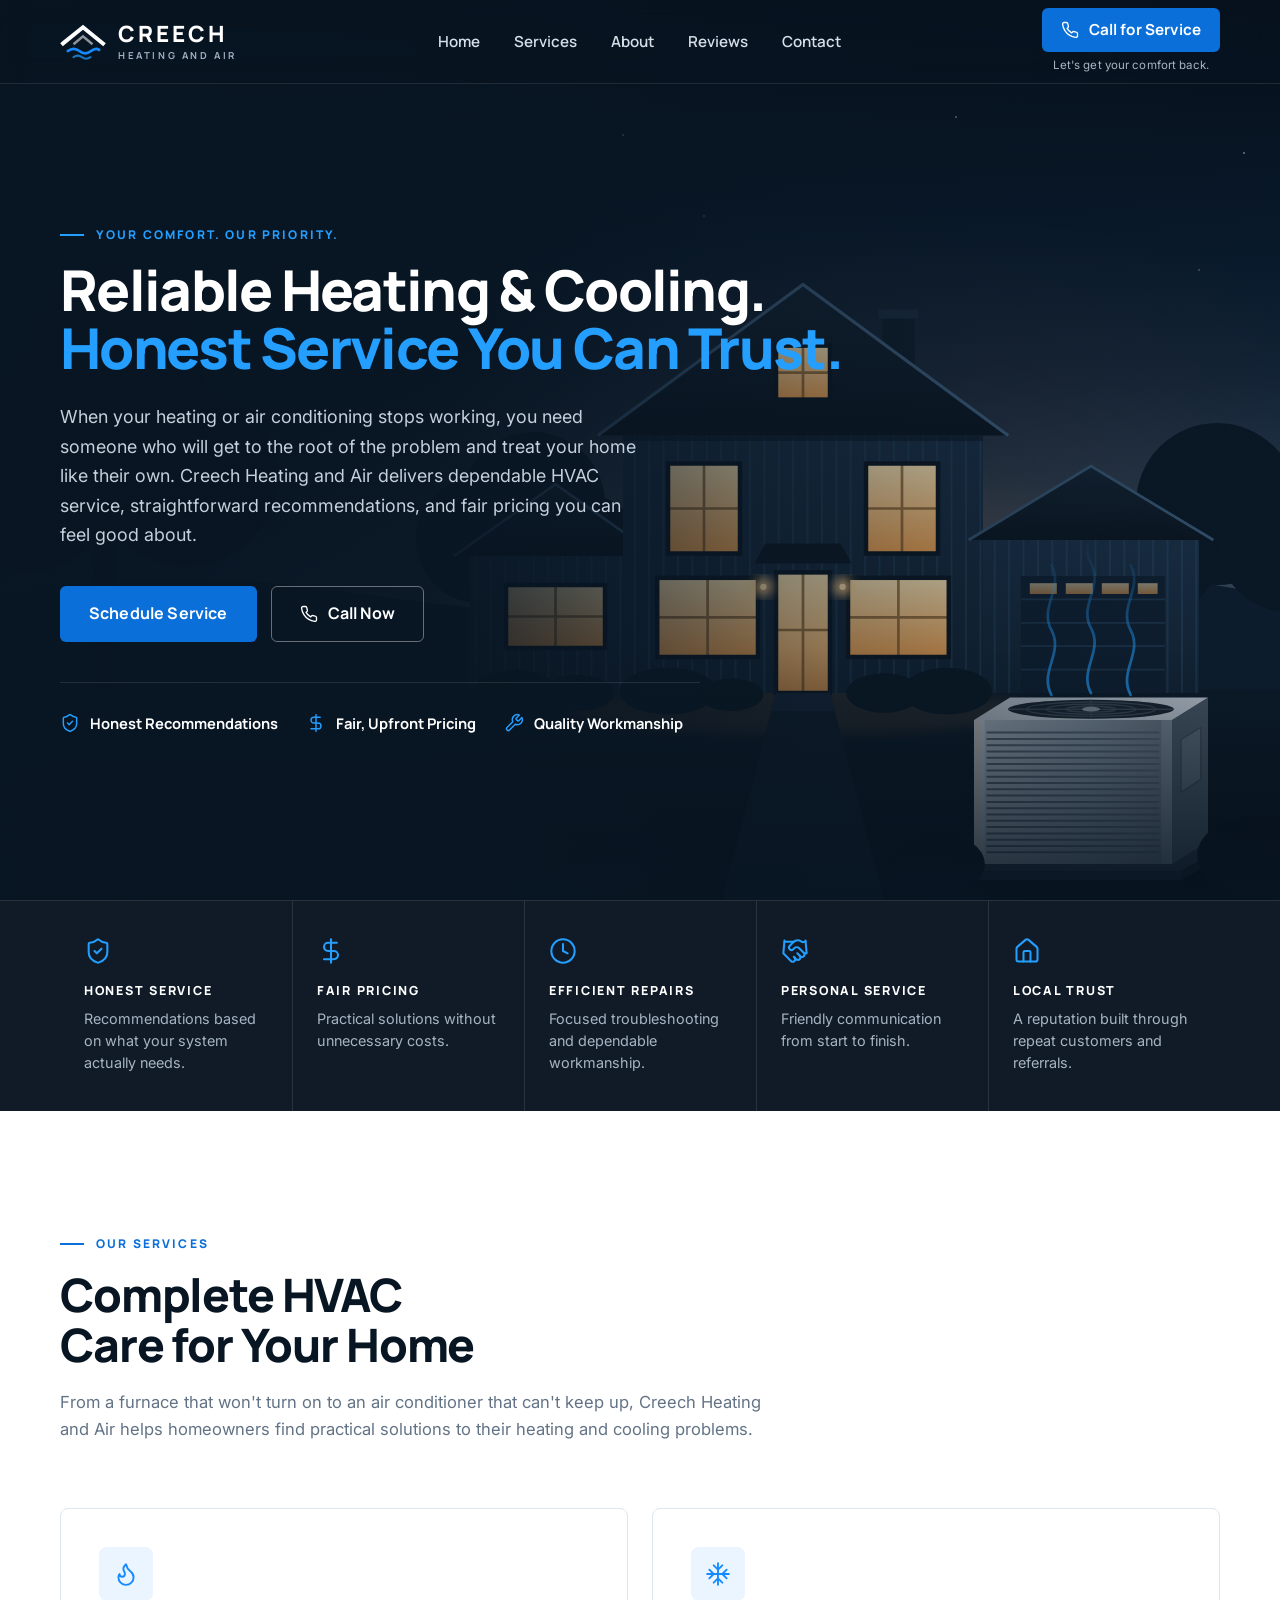
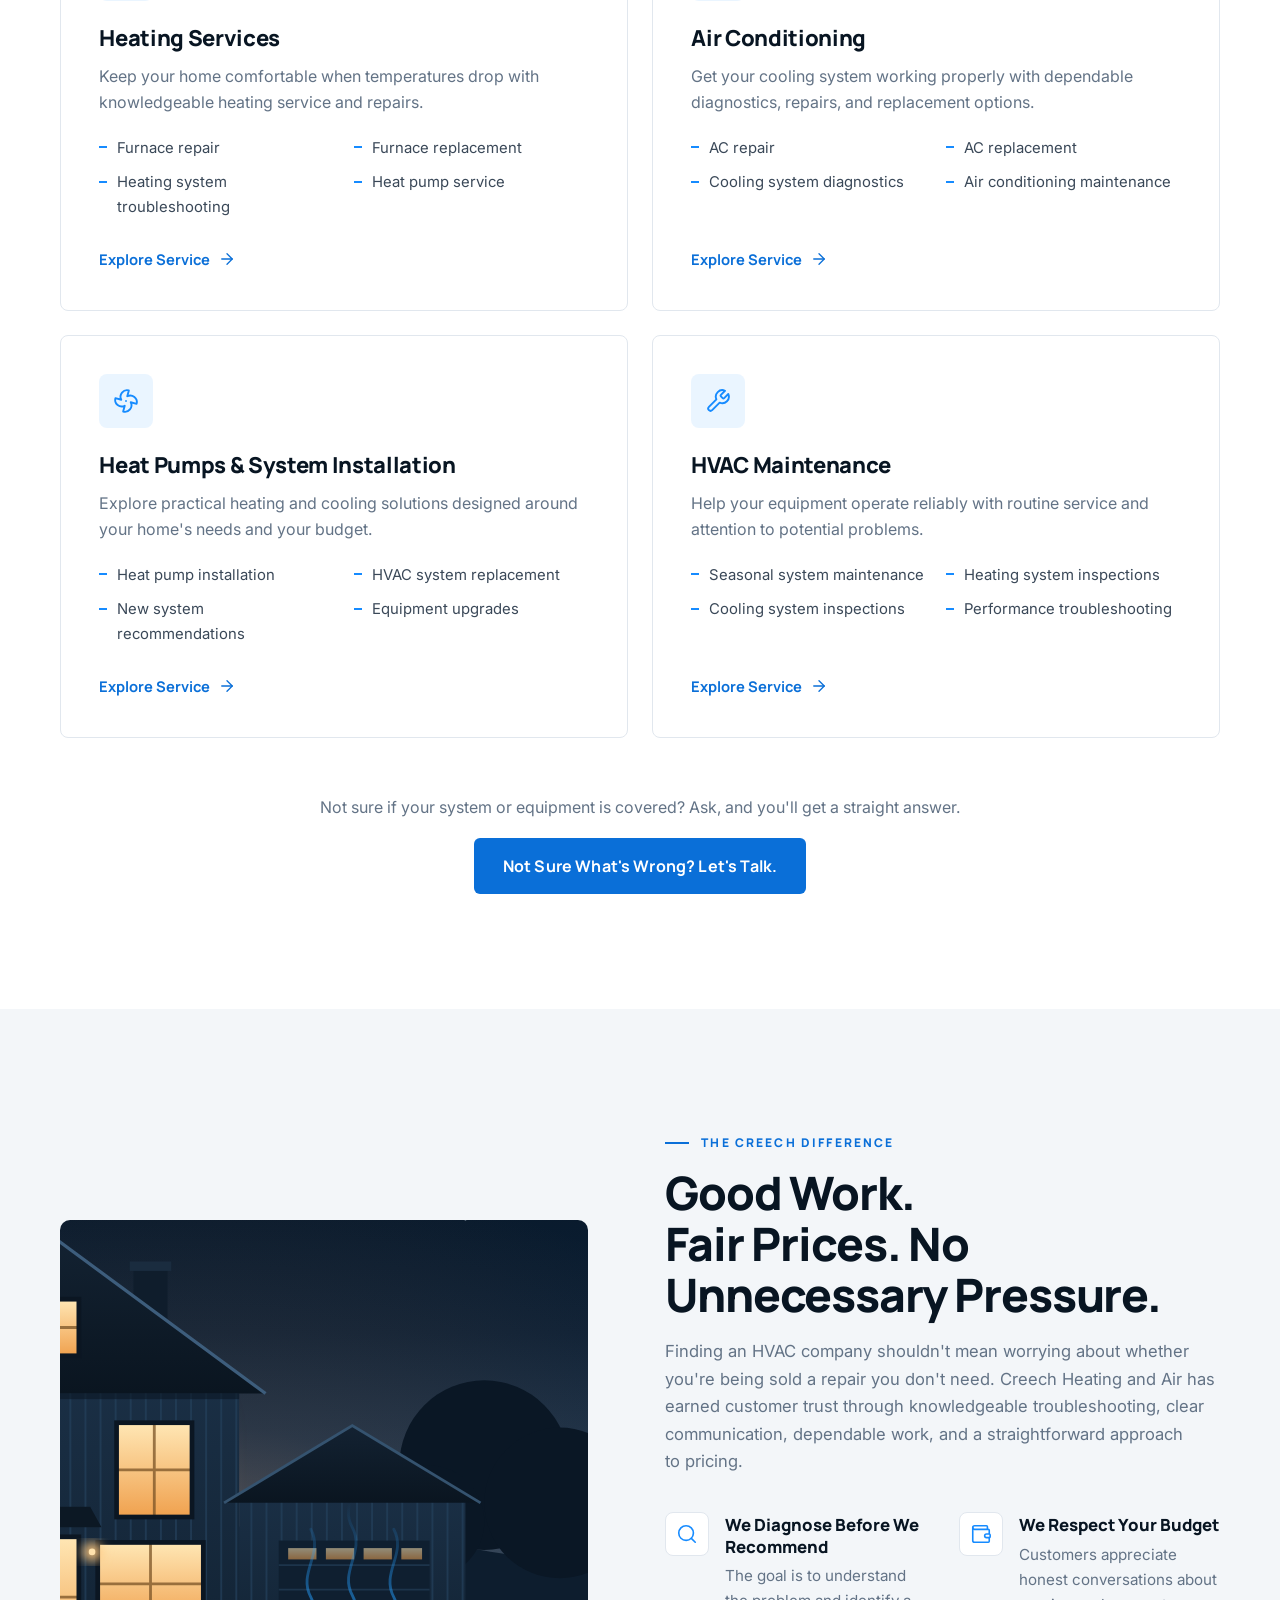
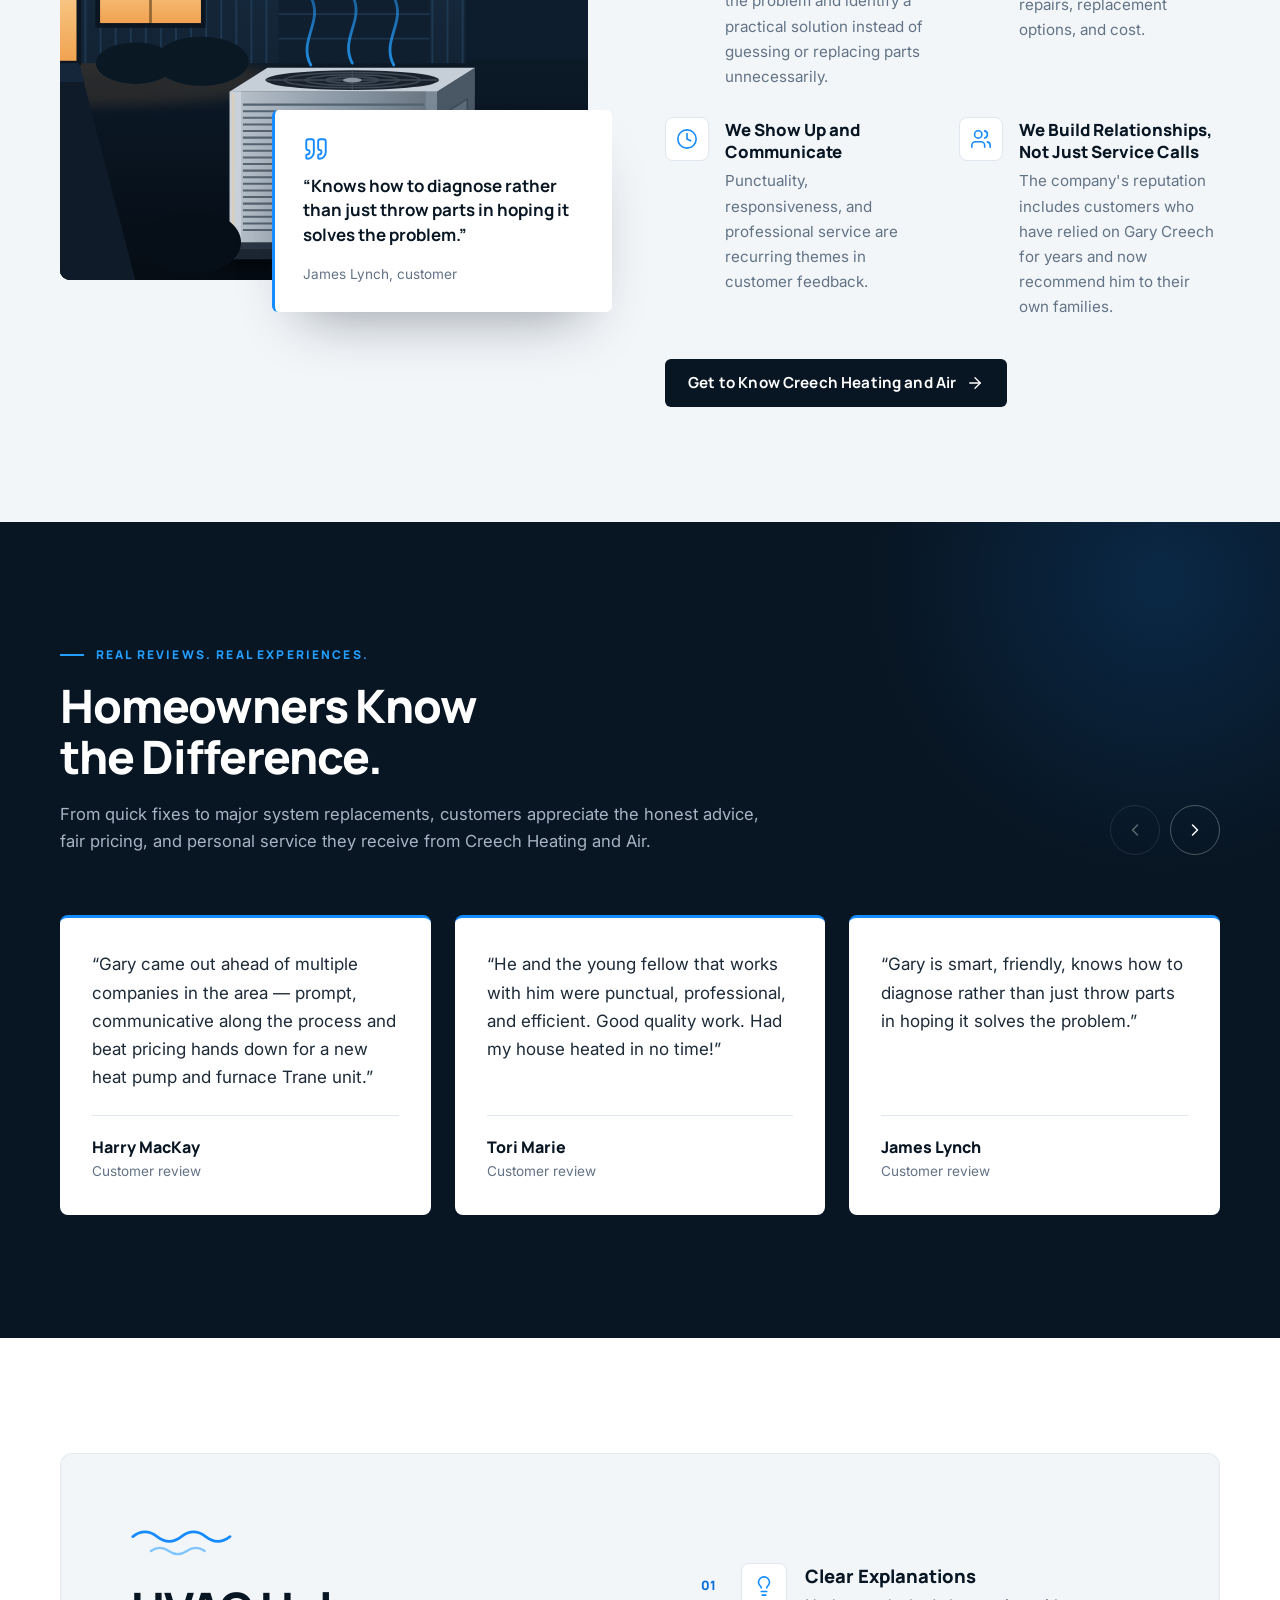
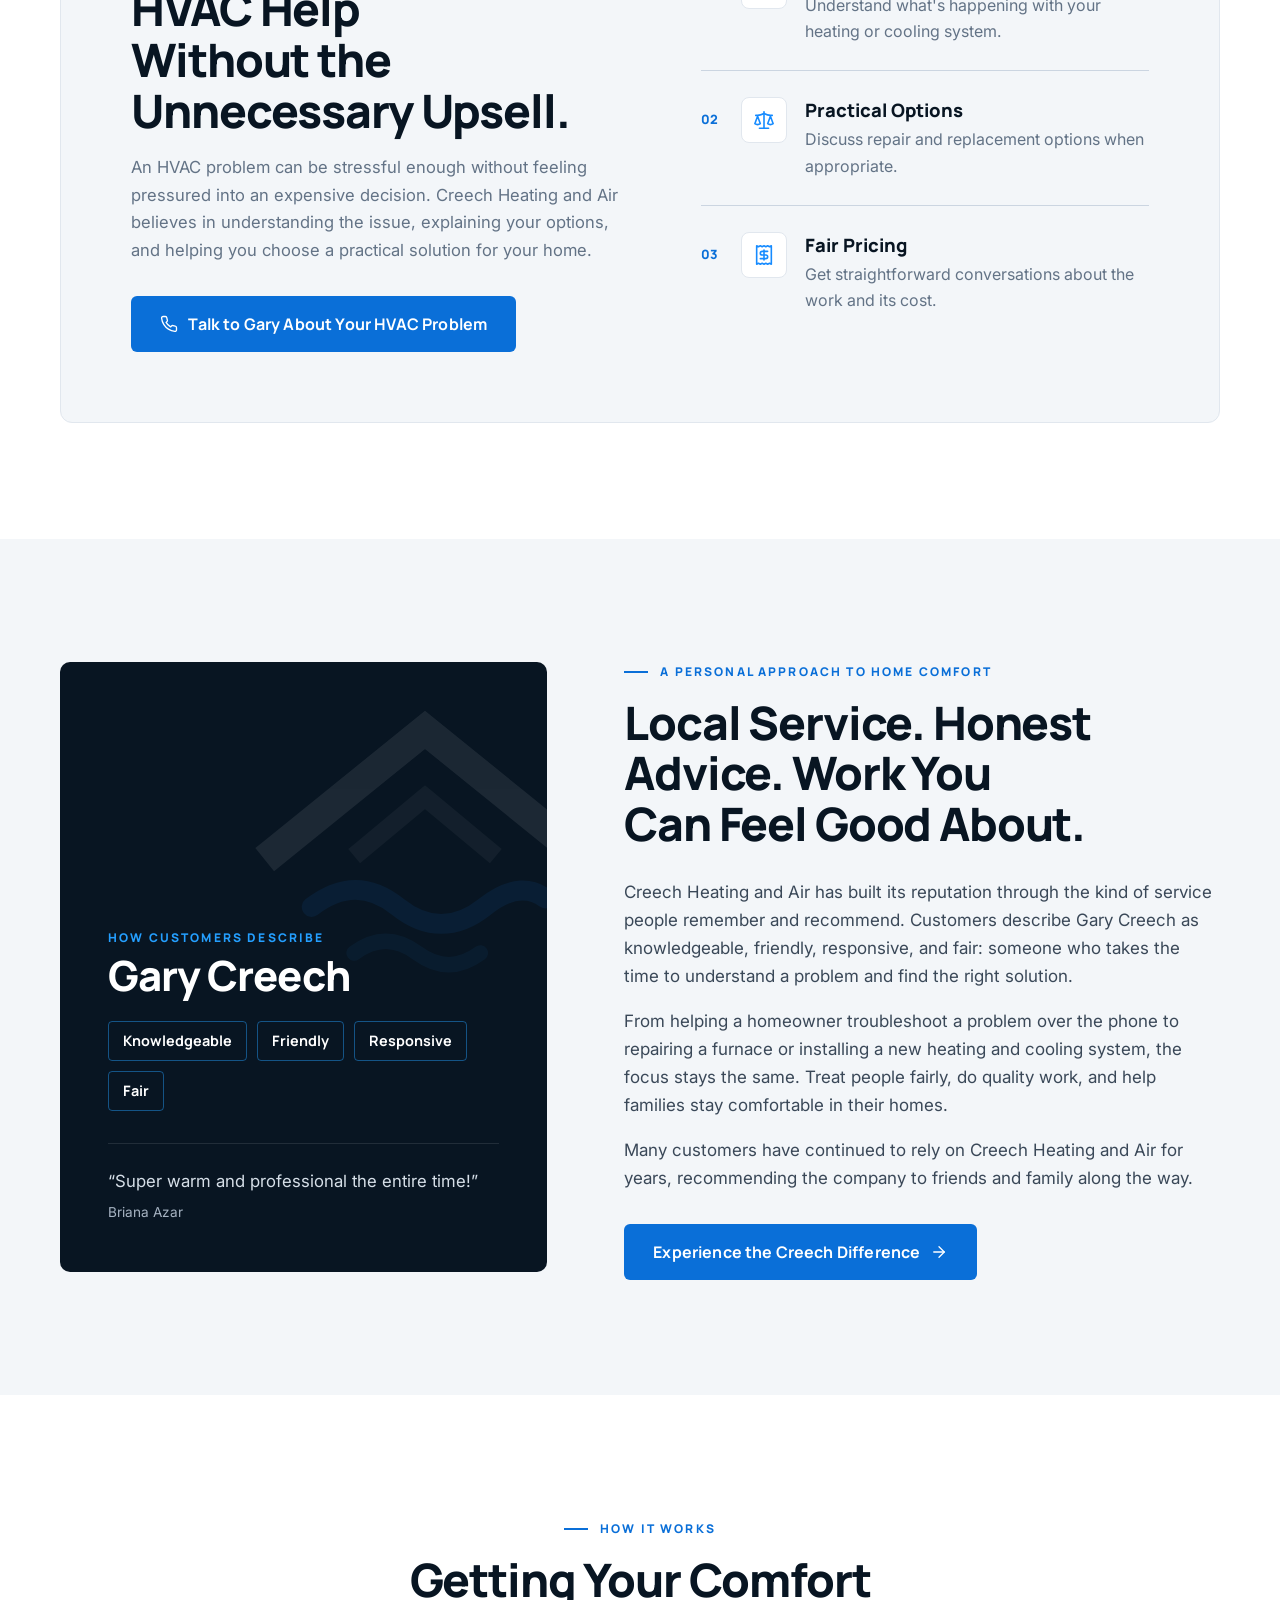
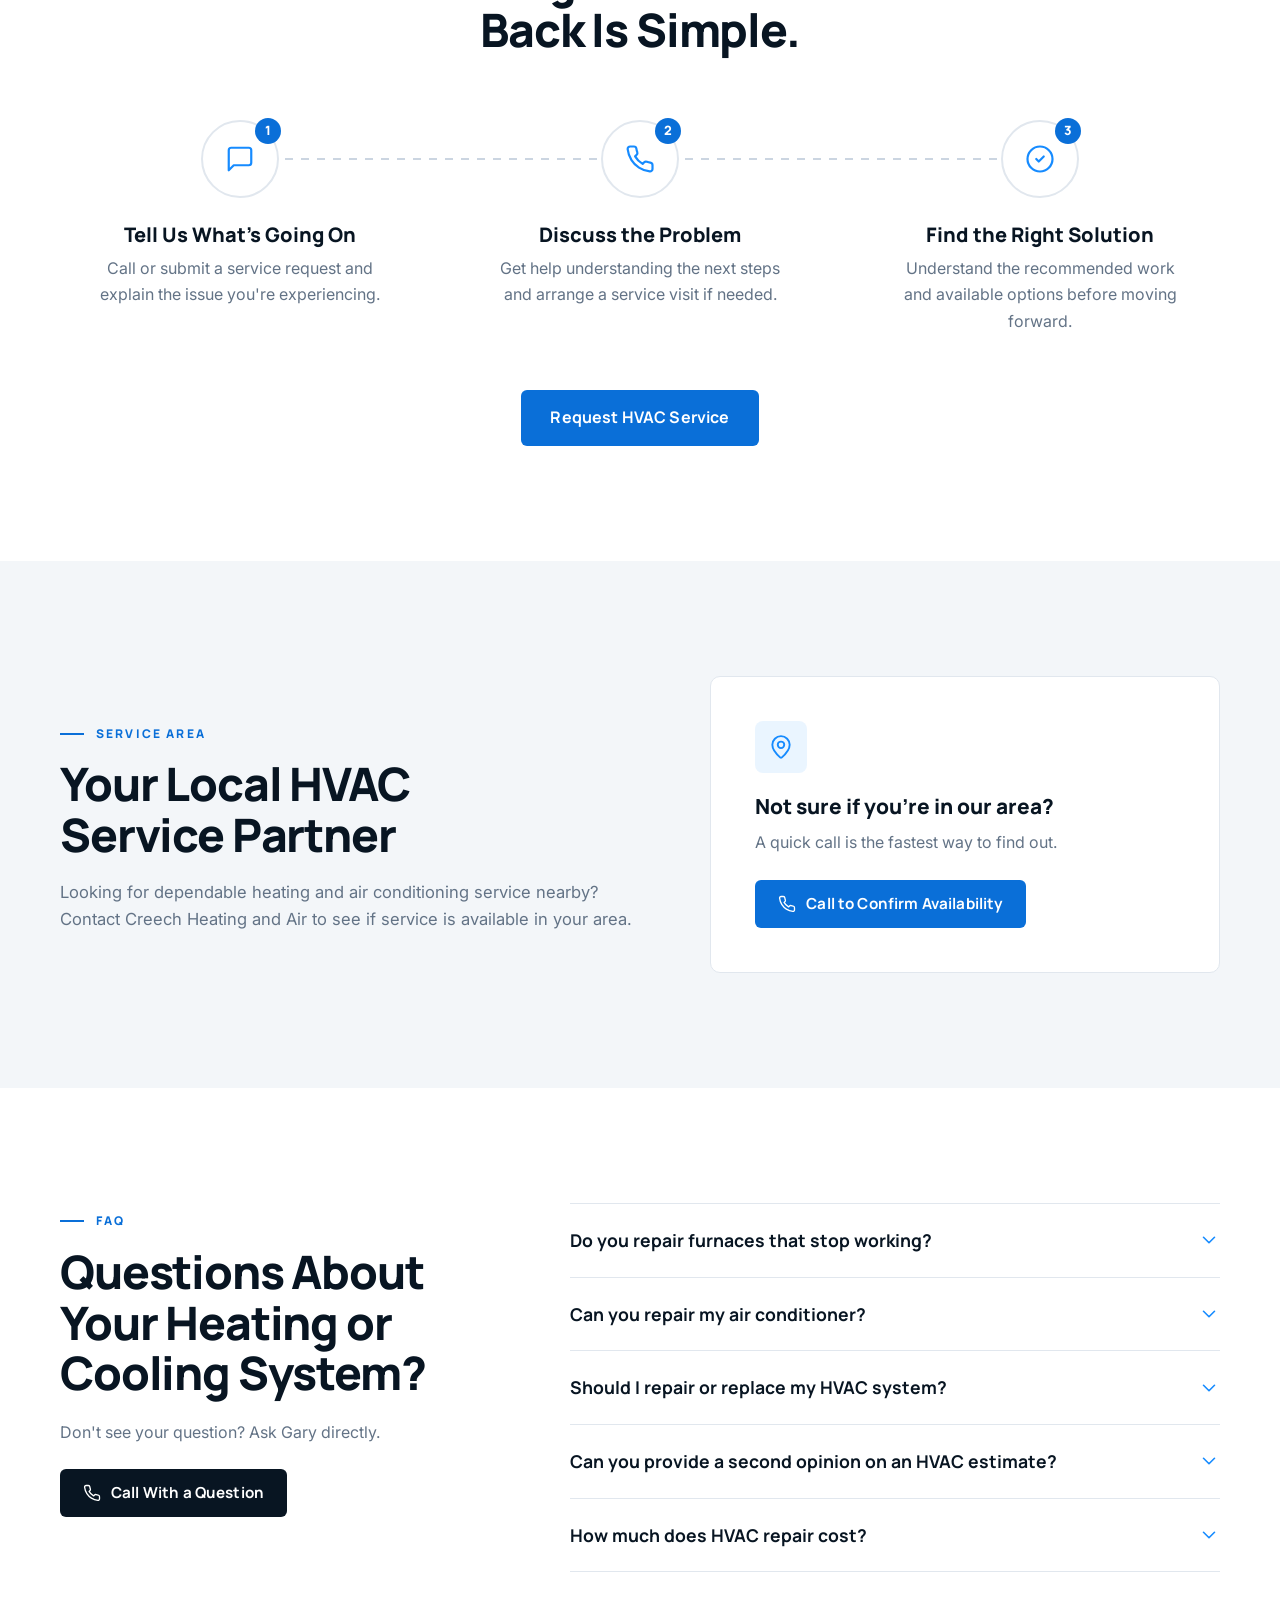
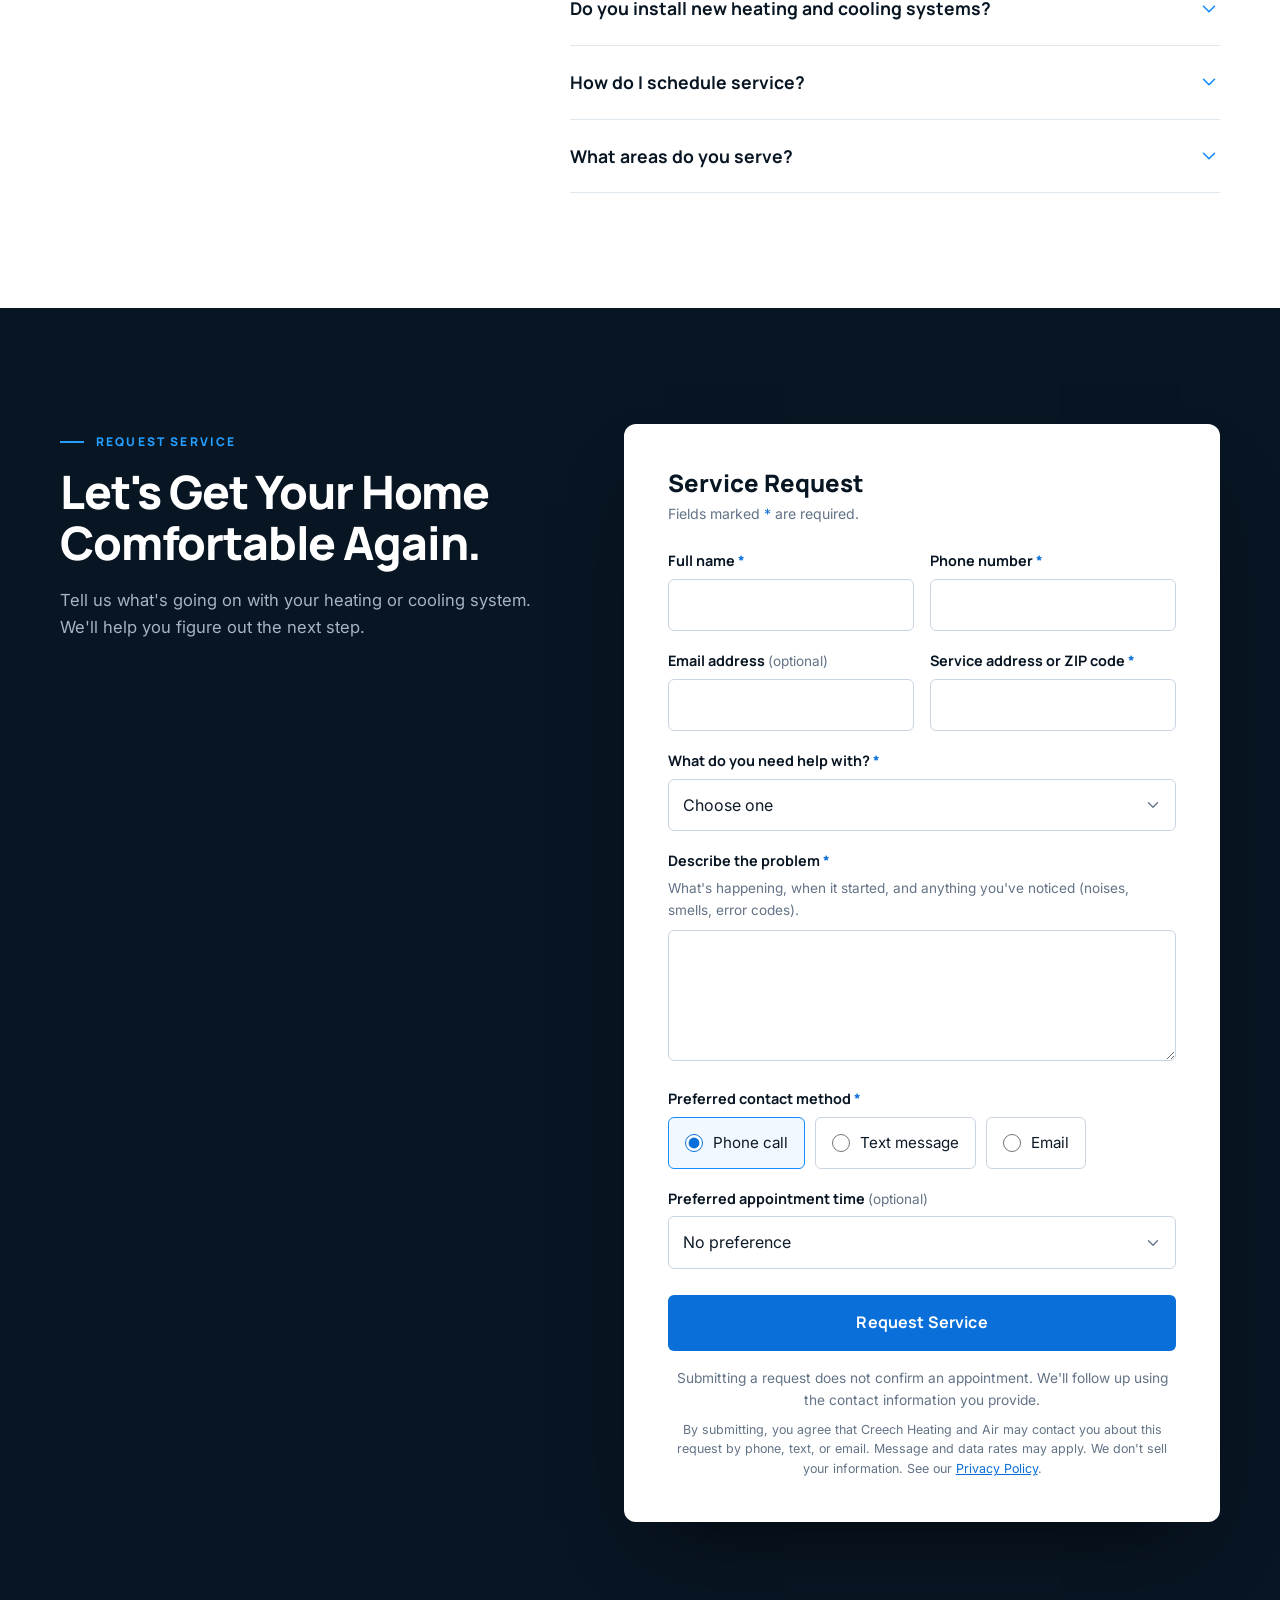
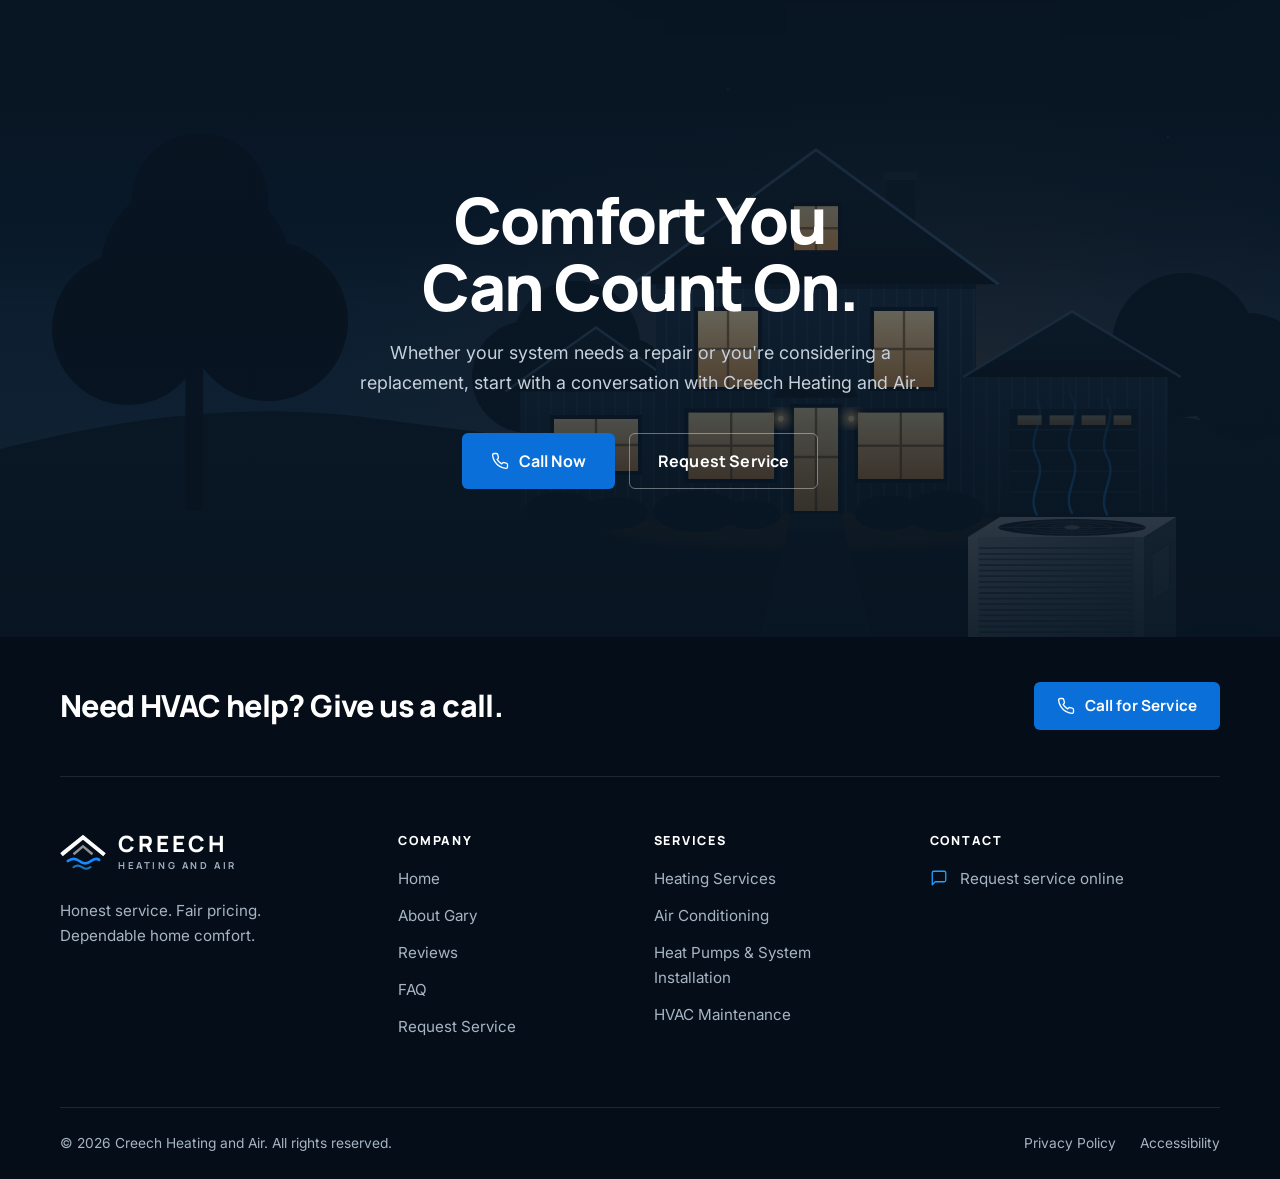
<file: index.html>
<!doctype html>
<html lang="en">
<head>
  <meta charset="utf-8">
  <meta name="viewport" content="width=device-width, initial-scale=1">
  <title>HVAC Repair, Heating &amp; Air Conditioning Service | Creech Heating and Air</title>
  <meta name="description" content="Creech Heating and Air: honest heating and air conditioning service. Furnace repair, AC repair, heat pumps, and system replacement with clear recommendations and fair pricing.">
  
  
  <meta name="theme-color" content="#081522">

  <meta property="og:type" content="website">
  <meta property="og:site_name" content="Creech Heating and Air">
  <meta property="og:title" content="HVAC Repair, Heating &amp; Air Conditioning Service | Creech Heating and Air">
  <meta property="og:description" content="Creech Heating and Air: honest heating and air conditioning service. Furnace repair, AC repair, heat pumps, and system replacement with clear recommendations and fair pricing.">
  <meta property="og:image" content="./assets/og-image.png">
  <meta property="og:image:width" content="1200">
  <meta property="og:image:height" content="630">
  
  <meta name="twitter:card" content="summary_large_image">

  <link rel="icon" href="./assets/favicon.svg" type="image/svg+xml">
  <link rel="apple-touch-icon" href="./assets/apple-touch-icon.png">

  <link rel="preconnect" href="https://fonts.googleapis.com">
  <link rel="preconnect" href="https://fonts.gstatic.com" crossorigin>
  <link rel="stylesheet" href="https://fonts.googleapis.com/css2?family=Inter:wght@400;500;600&family=Manrope:wght@600;700;800&display=swap">
  <link rel="stylesheet" href="./assets/styles.css">
  <script type="application/ld+json">{"@context":"https://schema.org","@type":"HVACBusiness","name":"Creech Heating and Air","description":"Heating and air conditioning service, repair, and replacement with honest recommendations and fair pricing.","knowsAbout":["Furnace repair","Air conditioning repair","Heat pump installation","HVAC maintenance","HVAC system replacement"]}</script>
  <script type="application/ld+json">{"@context":"https://schema.org","@type":"FAQPage","mainEntity":[{"@type":"Question","name":"Do you repair furnaces that stop working?","acceptedAnswer":{"@type":"Answer","text":"Creech Heating and Air has received positive customer feedback for furnace troubleshooting and repairs. Contact the company to discuss your issue and confirm service availability."}},{"@type":"Question","name":"Can you repair my air conditioner?","acceptedAnswer":{"@type":"Answer","text":"Contact Creech Heating and Air to describe the problem and confirm the appropriate service options."}},{"@type":"Question","name":"Should I repair or replace my HVAC system?","acceptedAnswer":{"@type":"Answer","text":"The right choice depends on the equipment's condition, the problem, repair costs, and your home's needs. Discuss the options with the technician before making a decision."}},{"@type":"Question","name":"Can you provide a second opinion on an HVAC estimate?","acceptedAnswer":{"@type":"Answer","text":"You can contact Creech Heating and Air to ask about reviewing your system's problem and discussing potential repair options."}},{"@type":"Question","name":"How much does HVAC repair cost?","acceptedAnswer":{"@type":"Answer","text":"Pricing depends on the equipment, the diagnosis, and the work required. Contact the company to discuss your issue and ask about pricing before authorizing repairs."}},{"@type":"Question","name":"Do you install new heating and cooling systems?","acceptedAnswer":{"@type":"Answer","text":"Customer reviews mention new heat pump and furnace installations. Contact the company to confirm the equipment and installation options currently offered."}},{"@type":"Question","name":"How do I schedule service?","acceptedAnswer":{"@type":"Answer","text":"Call the business or submit the service request form on this website."}},{"@type":"Question","name":"What areas do you serve?","acceptedAnswer":{"@type":"Answer","text":"Contact the company to confirm whether your home is within its service area."}}]}</script>
  
</head>
<body>
  <a class="skip-link" href="#main">Skip to main content</a>
  
<header class="header header--overlay" data-header>
  <div class="container header__inner">
    
<a href="#top" class="logo " aria-label="Creech Heating and Air, home">
  
<svg class="logo__mark" viewBox="0 0 48 40" aria-hidden="true" focusable="false">
  <path d="M3 21.5 24 4.5l21 17" fill="none" stroke="currentColor" stroke-width="4.2" stroke-linejoin="miter" stroke-linecap="square"/>
  <path d="M15 21.5 24 14l9 7.5" fill="none" stroke="currentColor" stroke-width="2.6" stroke-linejoin="miter" stroke-linecap="square" opacity=".55"/>
  <path d="M8 29.5c4.2-3.2 8.2-3.2 12.2 0s8.2 3.2 12.2 0 6.8-2.6 8.6-1.2" fill="none" stroke="#168BFF" stroke-width="2.8" stroke-linecap="round"/>
  <path d="M14 36c3-2.2 5.9-2.2 8.9 0s5.9 2.2 8.9 0" fill="none" stroke="#249FFF" stroke-width="2.2" stroke-linecap="round" opacity=".7"/>
</svg>
  <span class="logo__text"><span class="logo__name">CREECH</span><span class="logo__sub">HEATING AND AIR</span></span>
</a>

    <nav class="nav" id="site-nav" aria-label="Main" data-nav>
      <ul class="nav__list">
        <li><a class="nav__link" href="#top">Home</a></li><li><a class="nav__link" href="#services">Services</a></li><li><a class="nav__link" href="#about">About</a></li><li><a class="nav__link" href="#reviews">Reviews</a></li><li><a class="nav__link" href="#contact">Contact</a></li>
      </ul>
      <div class="nav__mobile-cta">
        <a class="btn btn--primary btn--block" href="#contact"><svg class="icon" viewBox="0 0 24 24" fill="none" stroke="currentColor" stroke-width="1.75" stroke-linecap="round" stroke-linejoin="round" aria-hidden="true" focusable="false"><path d="M22 16.92v3a2 2 0 0 1-2.18 2 19.79 19.79 0 0 1-8.63-3.07 19.5 19.5 0 0 1-6-6 19.79 19.79 0 0 1-3.07-8.67A2 2 0 0 1 4.11 2h3a2 2 0 0 1 2 1.72 12.84 12.84 0 0 0 .7 2.81 2 2 0 0 1-.45 2.11L8.09 9.91a16 16 0 0 0 6 6l1.27-1.27a2 2 0 0 1 2.11-.45 12.84 12.84 0 0 0 2.81.7A2 2 0 0 1 22 16.92z"/></svg> Call for Service</a>
        <a class="btn btn--ghost-light btn--block" href="#contact">Request Service</a>
      </div>
    </nav>

    <div class="header__cta">
      <a class="btn btn--primary header__call" href="#contact"><svg class="icon" viewBox="0 0 24 24" fill="none" stroke="currentColor" stroke-width="1.75" stroke-linecap="round" stroke-linejoin="round" aria-hidden="true" focusable="false"><path d="M22 16.92v3a2 2 0 0 1-2.18 2 19.79 19.79 0 0 1-8.63-3.07 19.5 19.5 0 0 1-6-6 19.79 19.79 0 0 1-3.07-8.67A2 2 0 0 1 4.11 2h3a2 2 0 0 1 2 1.72 12.84 12.84 0 0 0 .7 2.81 2 2 0 0 1-.45 2.11L8.09 9.91a16 16 0 0 0 6 6l1.27-1.27a2 2 0 0 1 2.11-.45 12.84 12.84 0 0 0 2.81.7A2 2 0 0 1 22 16.92z"/></svg><span>Call for Service</span></a>
      <span class="header__note">Let's get your comfort back.</span>
    </div>

    <button class="nav-toggle" type="button" aria-controls="site-nav" aria-expanded="false" data-nav-toggle>
      <span class="sr-only" data-nav-label>Open menu</span>
      <svg class="icon nav-toggle__open" viewBox="0 0 24 24" fill="none" stroke="currentColor" stroke-width="1.75" stroke-linecap="round" stroke-linejoin="round" aria-hidden="true" focusable="false"><path d="M4 7h16"/><path d="M4 12h16"/><path d="M4 17h16"/></svg><svg class="icon nav-toggle__close" viewBox="0 0 24 24" fill="none" stroke="currentColor" stroke-width="1.75" stroke-linecap="round" stroke-linejoin="round" aria-hidden="true" focusable="false"><path d="M18 6 6 18"/><path d="m6 6 12 12"/></svg>
    </button>
  </div>
</header>
  <main id="main" tabindex="-1">

<section class="hero" id="top" aria-labelledby="hero-title">
  <div class="hero__media">
    <img class=" is-illustration" src="./assets/images/home-dusk.svg" alt="Illustration of a well-kept home at dusk with an outdoor HVAC unit beside it" fetchpriority="high" decoding="async" width="1600" height="1000">
  </div>
  <div class="hero__shade" aria-hidden="true"></div>

  <div class="container hero__content">
    <p class="eyebrow eyebrow--light">Your comfort. Our priority.</p>
    <h1 class="hero__title" id="hero-title">
      Reliable Heating &amp; Cooling. <span>Honest Service You Can Trust.</span>
    </h1>
    <p class="hero__lede">
      When your heating or air conditioning stops working, you need someone who will get to the root
      of the problem and treat your home like their own. Creech Heating and Air delivers dependable HVAC
      service, straightforward recommendations, and fair pricing you can feel good about.
    </p>
    <div class="hero__actions">
      <a class="btn btn--primary btn--lg" href="#contact">Schedule Service</a>
      <a class="btn btn--ghost-light btn--lg" href="#contact"><svg class="icon" viewBox="0 0 24 24" fill="none" stroke="currentColor" stroke-width="1.75" stroke-linecap="round" stroke-linejoin="round" aria-hidden="true" focusable="false"><path d="M22 16.92v3a2 2 0 0 1-2.18 2 19.79 19.79 0 0 1-8.63-3.07 19.5 19.5 0 0 1-6-6 19.79 19.79 0 0 1-3.07-8.67A2 2 0 0 1 4.11 2h3a2 2 0 0 1 2 1.72 12.84 12.84 0 0 0 .7 2.81 2 2 0 0 1-.45 2.11L8.09 9.91a16 16 0 0 0 6 6l1.27-1.27a2 2 0 0 1 2.11-.45 12.84 12.84 0 0 0 2.81.7A2 2 0 0 1 22 16.92z"/></svg> Call Now</a>
    </div>
    <ul class="hero__points" aria-label="Why homeowners choose Creech">
      <li><svg class="icon" viewBox="0 0 24 24" fill="none" stroke="currentColor" stroke-width="1.75" stroke-linecap="round" stroke-linejoin="round" aria-hidden="true" focusable="false"><path d="M20 13c0 5-3.5 7.5-7.66 8.95a1 1 0 0 1-.67-.01C7.5 20.5 4 18 4 13V6a1 1 0 0 1 1-1c2 0 4.5-1.2 6.24-2.72a1.17 1.17 0 0 1 1.52 0C14.51 3.81 17 5 19 5a1 1 0 0 1 1 1z"/><path d="m9 12 2 2 4-4"/></svg> Honest Recommendations</li>
      <li><svg class="icon" viewBox="0 0 24 24" fill="none" stroke="currentColor" stroke-width="1.75" stroke-linecap="round" stroke-linejoin="round" aria-hidden="true" focusable="false"><path d="M12 2v20"/><path d="M17 5H9.5a3.5 3.5 0 0 0 0 7h5a3.5 3.5 0 0 1 0 7H6"/></svg> Fair, Upfront Pricing</li>
      <li><svg class="icon" viewBox="0 0 24 24" fill="none" stroke="currentColor" stroke-width="1.75" stroke-linecap="round" stroke-linejoin="round" aria-hidden="true" focusable="false"><path d="M14.7 6.3a1 1 0 0 0 0 1.4l1.6 1.6a1 1 0 0 0 1.4 0l3.77-3.77a6 6 0 0 1-7.94 7.94l-6.91 6.91a2.12 2.12 0 0 1-3-3l6.91-6.91a6 6 0 0 1 7.94-7.94l-3.76 3.76z"/></svg> Quality Workmanship</li>
    </ul>
  </div>
</section>

<section class="trust" aria-label="What to expect from Creech Heating and Air">
  <ul class="container trust__list">
    
    <li class="trust__item">
      <svg class="icon trust__icon" viewBox="0 0 24 24" fill="none" stroke="currentColor" stroke-width="1.75" stroke-linecap="round" stroke-linejoin="round" aria-hidden="true" focusable="false"><path d="M20 13c0 5-3.5 7.5-7.66 8.95a1 1 0 0 1-.67-.01C7.5 20.5 4 18 4 13V6a1 1 0 0 1 1-1c2 0 4.5-1.2 6.24-2.72a1.17 1.17 0 0 1 1.52 0C14.51 3.81 17 5 19 5a1 1 0 0 1 1 1z"/><path d="m9 12 2 2 4-4"/></svg>
      <p class="trust__title">Honest Service</p>
      <p class="trust__text">Recommendations based on what your system actually needs.</p>
    </li>
    <li class="trust__item">
      <svg class="icon trust__icon" viewBox="0 0 24 24" fill="none" stroke="currentColor" stroke-width="1.75" stroke-linecap="round" stroke-linejoin="round" aria-hidden="true" focusable="false"><path d="M12 2v20"/><path d="M17 5H9.5a3.5 3.5 0 0 0 0 7h5a3.5 3.5 0 0 1 0 7H6"/></svg>
      <p class="trust__title">Fair Pricing</p>
      <p class="trust__text">Practical solutions without unnecessary costs.</p>
    </li>
    <li class="trust__item">
      <svg class="icon trust__icon" viewBox="0 0 24 24" fill="none" stroke="currentColor" stroke-width="1.75" stroke-linecap="round" stroke-linejoin="round" aria-hidden="true" focusable="false"><circle cx="12" cy="12" r="10"/><path d="M12 6v6l4 2"/></svg>
      <p class="trust__title">Efficient Repairs</p>
      <p class="trust__text">Focused troubleshooting and dependable workmanship.</p>
    </li>
    <li class="trust__item">
      <svg class="icon trust__icon" viewBox="0 0 24 24" fill="none" stroke="currentColor" stroke-width="1.75" stroke-linecap="round" stroke-linejoin="round" aria-hidden="true" focusable="false"><path d="m11 17 2 2a1 1 0 1 0 3-3"/><path d="m14 14 2.5 2.5a1 1 0 1 0 3-3l-3.88-3.88a3 3 0 0 0-4.24 0l-.88.88a1 1 0 1 1-3-3l2.81-2.81a5.79 5.79 0 0 1 7.06-.87l.47.28a2 2 0 0 0 1.42.25L21 4"/><path d="m21 3 1 11h-2"/><path d="M3 3 2 14l6.5 6.5a1 1 0 1 0 3-3"/><path d="M3 4h8"/></svg>
      <p class="trust__title">Personal Service</p>
      <p class="trust__text">Friendly communication from start to finish.</p>
    </li>
    <li class="trust__item">
      <svg class="icon trust__icon" viewBox="0 0 24 24" fill="none" stroke="currentColor" stroke-width="1.75" stroke-linecap="round" stroke-linejoin="round" aria-hidden="true" focusable="false"><path d="M15 21v-8a1 1 0 0 0-1-1h-4a1 1 0 0 0-1 1v8"/><path d="M3 10a2 2 0 0 1 .709-1.528l7-5.999a2 2 0 0 1 2.582 0l7 5.999A2 2 0 0 1 21 10v9a2 2 0 0 1-2 2H5a2 2 0 0 1-2-2z"/></svg>
      <p class="trust__title">Local Trust</p>
      <p class="trust__text">A reputation built through repeat customers and referrals.</p>
    </li>
  </ul>
</section>

<section class="section section--white" id="services" aria-labelledby="services-title">
  <div class="container">
    
<div class="section-head">
  <p class="eyebrow">Our Services</p>
  <h2 class="section-title" id="services-title">Complete HVAC Care for Your Home</h2>
  <p class="section-lede">From a furnace that won&#39;t turn on to an air conditioner that can&#39;t keep up, Creech Heating and Air helps homeowners find practical solutions to their heating and cooling problems.</p>
</div>
    <div class="service-grid">
      
<article class="service-card">
  <span class="service-card__icon"><svg class="icon" viewBox="0 0 24 24" fill="none" stroke="currentColor" stroke-width="1.75" stroke-linecap="round" stroke-linejoin="round" aria-hidden="true" focusable="false"><path d="M8.5 14.5A2.5 2.5 0 0 0 11 12c0-1.38-.5-2-1-3-1.072-2.143-.224-4.054 2-6 .5 2.5 2 4.9 4 6.5 2 1.6 3 3.5 3 5.5a7 7 0 1 1-14 0c0-1.153.433-2.294 1-3a2.5 2.5 0 0 0 2.5 2.5z"/></svg></span>
  <h3 class="service-card__title"><a class="service-card__link" href="./services/heating/index.html">Heating Services</a></h3>
  <p class="service-card__text">Keep your home comfortable when temperatures drop with knowledgeable heating service and repairs.</p>
  <ul class="service-card__list"><li>Furnace repair</li><li>Furnace replacement</li><li>Heating system troubleshooting</li><li>Heat pump service</li></ul>
  <span class="service-card__more" aria-hidden="true">Explore Service <svg class="icon" viewBox="0 0 24 24" fill="none" stroke="currentColor" stroke-width="1.75" stroke-linecap="round" stroke-linejoin="round" aria-hidden="true" focusable="false"><path d="M5 12h14"/><path d="m12 5 7 7-7 7"/></svg></span>
</article>
<article class="service-card">
  <span class="service-card__icon"><svg class="icon" viewBox="0 0 24 24" fill="none" stroke="currentColor" stroke-width="1.75" stroke-linecap="round" stroke-linejoin="round" aria-hidden="true" focusable="false"><path d="M2 12h20"/><path d="M12 2v20"/><path d="m20 16-4-4 4-4"/><path d="m4 8 4 4-4 4"/><path d="m16 4-4 4-4-4"/><path d="m8 20 4-4 4 4"/></svg></span>
  <h3 class="service-card__title"><a class="service-card__link" href="./services/air-conditioning/index.html">Air Conditioning</a></h3>
  <p class="service-card__text">Get your cooling system working properly with dependable diagnostics, repairs, and replacement options.</p>
  <ul class="service-card__list"><li>AC repair</li><li>AC replacement</li><li>Cooling system diagnostics</li><li>Air conditioning maintenance</li></ul>
  <span class="service-card__more" aria-hidden="true">Explore Service <svg class="icon" viewBox="0 0 24 24" fill="none" stroke="currentColor" stroke-width="1.75" stroke-linecap="round" stroke-linejoin="round" aria-hidden="true" focusable="false"><path d="M5 12h14"/><path d="m12 5 7 7-7 7"/></svg></span>
</article>
<article class="service-card">
  <span class="service-card__icon"><svg class="icon" viewBox="0 0 24 24" fill="none" stroke="currentColor" stroke-width="1.75" stroke-linecap="round" stroke-linejoin="round" aria-hidden="true" focusable="false"><path d="M10.827 16.379a6.082 6.082 0 0 1-8.618-7.002l5.412 1.45a6.082 6.082 0 0 1 7.002-8.618l-1.45 5.412a6.082 6.082 0 0 1 8.618 7.002l-5.412-1.45a6.082 6.082 0 0 1-7.002 8.618l1.45-5.412Z"/><path d="M12 12v.01"/></svg></span>
  <h3 class="service-card__title"><a class="service-card__link" href="./services/heat-pumps-and-installation/index.html">Heat Pumps &amp; System Installation</a></h3>
  <p class="service-card__text">Explore practical heating and cooling solutions designed around your home&#39;s needs and your budget.</p>
  <ul class="service-card__list"><li>Heat pump installation</li><li>HVAC system replacement</li><li>New system recommendations</li><li>Equipment upgrades</li></ul>
  <span class="service-card__more" aria-hidden="true">Explore Service <svg class="icon" viewBox="0 0 24 24" fill="none" stroke="currentColor" stroke-width="1.75" stroke-linecap="round" stroke-linejoin="round" aria-hidden="true" focusable="false"><path d="M5 12h14"/><path d="m12 5 7 7-7 7"/></svg></span>
</article>
<article class="service-card">
  <span class="service-card__icon"><svg class="icon" viewBox="0 0 24 24" fill="none" stroke="currentColor" stroke-width="1.75" stroke-linecap="round" stroke-linejoin="round" aria-hidden="true" focusable="false"><path d="M14.7 6.3a1 1 0 0 0 0 1.4l1.6 1.6a1 1 0 0 0 1.4 0l3.77-3.77a6 6 0 0 1-7.94 7.94l-6.91 6.91a2.12 2.12 0 0 1-3-3l6.91-6.91a6 6 0 0 1 7.94-7.94l-3.76 3.76z"/></svg></span>
  <h3 class="service-card__title"><a class="service-card__link" href="./services/hvac-maintenance/index.html">HVAC Maintenance</a></h3>
  <p class="service-card__text">Help your equipment operate reliably with routine service and attention to potential problems.</p>
  <ul class="service-card__list"><li>Seasonal system maintenance</li><li>Heating system inspections</li><li>Cooling system inspections</li><li>Performance troubleshooting</li></ul>
  <span class="service-card__more" aria-hidden="true">Explore Service <svg class="icon" viewBox="0 0 24 24" fill="none" stroke="currentColor" stroke-width="1.75" stroke-linecap="round" stroke-linejoin="round" aria-hidden="true" focusable="false"><path d="M5 12h14"/><path d="m12 5 7 7-7 7"/></svg></span>
</article>
    </div>
    <div class="services__footer">
      <p>Not sure if your system or equipment is covered? Ask, and you'll get a straight answer.</p>
      <a class="btn btn--primary btn--lg" href="#contact">Not Sure What's Wrong? Let's Talk.</a>
    </div>
  </div>
</section>

<section class="section section--gray difference" aria-labelledby="difference-title">
  <div class="container difference__grid">
    <figure class="difference__media">
      <img class="difference__img is-illustration" src="./assets/images/unit-closeup.svg" alt="Illustration of an outdoor heating and cooling unit beside a home" loading="lazy" decoding="async" width="1600" height="1000">
      <figcaption class="quote-card">
        <svg class="icon quote-card__mark" viewBox="0 0 24 24" fill="none" stroke="currentColor" stroke-width="1.75" stroke-linecap="round" stroke-linejoin="round" aria-hidden="true" focusable="false"><path d="M16 3a2 2 0 0 0-2 2v6a2 2 0 0 0 2 2 1 1 0 0 1 1 1v1a2 2 0 0 1-2 2 1 1 0 0 0-1 1v2a1 1 0 0 0 1 1 6 6 0 0 0 6-6V5a2 2 0 0 0-2-2z"/><path d="M5 3a2 2 0 0 0-2 2v6a2 2 0 0 0 2 2 1 1 0 0 1 1 1v1a2 2 0 0 1-2 2 1 1 0 0 0-1 1v2a1 1 0 0 0 1 1 6 6 0 0 0 6-6V5a2 2 0 0 0-2-2z"/></svg>
        <p>“Knows how to diagnose rather than just throw parts in hoping it solves the problem.”</p>
        <span>James Lynch, customer</span>
      </figcaption>
    </figure>

    <div class="difference__body">
      
<div class="section-head">
  <p class="eyebrow">The Creech Difference</p>
  <h2 class="section-title" id="difference-title">Good Work. Fair Prices. No Unnecessary Pressure.</h2>
  <p class="section-lede">Finding an HVAC company shouldn&#39;t mean worrying about whether you&#39;re being sold a repair you don&#39;t need. Creech Heating and Air has earned customer trust through knowledgeable troubleshooting, clear communication, dependable work, and a straightforward approach to pricing.</p>
</div>
      <ul class="values">
        
        <li class="value">
          <span class="value__icon"><svg class="icon" viewBox="0 0 24 24" fill="none" stroke="currentColor" stroke-width="1.75" stroke-linecap="round" stroke-linejoin="round" aria-hidden="true" focusable="false"><circle cx="11" cy="11" r="8"/><path d="m21 21-4.3-4.3"/></svg></span>
          <div><h3 class="value__title">We Diagnose Before We Recommend</h3><p>The goal is to understand the problem and identify a practical solution instead of guessing or replacing parts unnecessarily.</p></div>
        </li>
        <li class="value">
          <span class="value__icon"><svg class="icon" viewBox="0 0 24 24" fill="none" stroke="currentColor" stroke-width="1.75" stroke-linecap="round" stroke-linejoin="round" aria-hidden="true" focusable="false"><path d="M19 7V4a1 1 0 0 0-1-1H5a2 2 0 0 0 0 4h15a1 1 0 0 1 1 1v4h-3a2 2 0 0 0 0 4h3a1 1 0 0 0 1-1v-2a1 1 0 0 0-1-1"/><path d="M3 5v14a2 2 0 0 0 2 2h15a1 1 0 0 0 1-1v-4"/></svg></span>
          <div><h3 class="value__title">We Respect Your Budget</h3><p>Customers appreciate honest conversations about repairs, replacement options, and cost.</p></div>
        </li>
        <li class="value">
          <span class="value__icon"><svg class="icon" viewBox="0 0 24 24" fill="none" stroke="currentColor" stroke-width="1.75" stroke-linecap="round" stroke-linejoin="round" aria-hidden="true" focusable="false"><circle cx="12" cy="12" r="10"/><path d="M12 6v6l4 2"/></svg></span>
          <div><h3 class="value__title">We Show Up and Communicate</h3><p>Punctuality, responsiveness, and professional service are recurring themes in customer feedback.</p></div>
        </li>
        <li class="value">
          <span class="value__icon"><svg class="icon" viewBox="0 0 24 24" fill="none" stroke="currentColor" stroke-width="1.75" stroke-linecap="round" stroke-linejoin="round" aria-hidden="true" focusable="false"><path d="M16 21v-2a4 4 0 0 0-4-4H6a4 4 0 0 0-4 4v2"/><circle cx="9" cy="7" r="4"/><path d="M22 21v-2a4 4 0 0 0-3-3.87"/><path d="M16 3.13a4 4 0 0 1 0 7.75"/></svg></span>
          <div><h3 class="value__title">We Build Relationships, Not Just Service Calls</h3><p>The company's reputation includes customers who have relied on Gary Creech for years and now recommend him to their own families.</p></div>
        </li>
      </ul>
      <a class="btn btn--dark" href="#about">Get to Know Creech Heating and Air <svg class="icon" viewBox="0 0 24 24" fill="none" stroke="currentColor" stroke-width="1.75" stroke-linecap="round" stroke-linejoin="round" aria-hidden="true" focusable="false"><path d="M5 12h14"/><path d="m12 5 7 7-7 7"/></svg></a>
    </div>
  </div>
</section>

<section class="section section--navy reviews" id="reviews" aria-labelledby="reviews-title">
  <div class="container">
    <div class="reviews__top">
      
<div class="section-head">
  <p class="eyebrow">Real Reviews. Real Experiences.</p>
  <h2 class="section-title" id="reviews-title">Homeowners Know the Difference.</h2>
  <p class="section-lede">From quick fixes to major system replacements, customers appreciate the honest advice, fair pricing, and personal service they receive from Creech Heating and Air.</p>
</div>
      <div class="carousel-controls">
        <button class="carousel-btn" type="button" data-carousel-prev aria-label="Previous reviews"><svg class="icon" viewBox="0 0 24 24" fill="none" stroke="currentColor" stroke-width="1.75" stroke-linecap="round" stroke-linejoin="round" aria-hidden="true" focusable="false"><path d="m15 18-6-6 6-6"/></svg></button>
        <button class="carousel-btn" type="button" data-carousel-next aria-label="Next reviews"><svg class="icon" viewBox="0 0 24 24" fill="none" stroke="currentColor" stroke-width="1.75" stroke-linecap="round" stroke-linejoin="round" aria-hidden="true" focusable="false"><path d="m9 18 6-6-6-6"/></svg></button>
      </div>
    </div>
    <div class="reviews__track" data-carousel tabindex="0" role="region" aria-label="Customer reviews, scrollable">
      
<figure class="review-card">
  
  <blockquote><p>“Gary came out ahead of multiple companies in the area — prompt, communicative along the process and beat pricing hands down for a new heat pump and furnace Trane unit.”</p></blockquote>
  <figcaption>
    <span class="review-card__name">Harry MacKay</span>
    <span class="review-card__meta">Customer review</span>
  </figcaption>
</figure>
<figure class="review-card">
  
  <blockquote><p>“He and the young fellow that works with him were punctual, professional, and efficient. Good quality work. Had my house heated in no time!”</p></blockquote>
  <figcaption>
    <span class="review-card__name">Tori Marie</span>
    <span class="review-card__meta">Customer review</span>
  </figcaption>
</figure>
<figure class="review-card">
  
  <blockquote><p>“Gary is smart, friendly, knows how to diagnose rather than just throw parts in hoping it solves the problem.”</p></blockquote>
  <figcaption>
    <span class="review-card__name">James Lynch</span>
    <span class="review-card__meta">Customer review</span>
  </figcaption>
</figure>
<figure class="review-card">
  
  <blockquote><p>“Gary just FaceTimed my husband and walked him through steps and fixed the issue!!! What an awesome experience.”</p></blockquote>
  <figcaption>
    <span class="review-card__name">Shihhan Seyfried</span>
    <span class="review-card__meta">Customer review</span>
  </figcaption>
</figure>
<figure class="review-card">
  
  <blockquote><p>“Gary fit me into his schedule day of, was able to fix the problem with my heating quickly and efficiently, and was super warm and professional the entire time!”</p></blockquote>
  <figcaption>
    <span class="review-card__name">Briana Azar</span>
    <span class="review-card__meta">Customer review</span>
  </figcaption>
</figure>
<figure class="review-card">
  
  <blockquote><p>“He repaired my furnace, making several trips because the needed part was not available locally. The repaired unit now operates quieter than it did when it was new.”</p></blockquote>
  <figcaption>
    <span class="review-card__name">Glenn Good</span>
    <span class="review-card__meta">Customer review</span>
  </figcaption>
</figure>
    </div>
    
  </div>
</section>

<section class="section section--white honesty" aria-labelledby="honesty-title">
  <div class="container">
    <div class="honesty__panel">
      <div class="honesty__intro">
        <svg class="honesty__accent" viewBox="0 0 120 40" aria-hidden="true">
          <path d="M2 14c9-7 18-7 27 0s18 7 27 0 18-7 27 0 18 7 27 0" fill="none" stroke="#168BFF" stroke-width="3" stroke-linecap="round"/>
          <path d="M22 30c7-5 13-5 20 0s13 5 20 0 13-5 20 0" fill="none" stroke="#249FFF" stroke-width="2.4" stroke-linecap="round" opacity=".55"/>
        </svg>
        <h2 class="section-title" id="honesty-title">HVAC Help Without the Unnecessary Upsell.</h2>
        <p class="section-lede">
          An HVAC problem can be stressful enough without feeling pressured into an expensive decision.
          Creech Heating and Air believes in understanding the issue, explaining your options, and helping
          you choose a practical solution for your home.
        </p>
        <a class="btn btn--primary btn--lg" href="#contact"><svg class="icon" viewBox="0 0 24 24" fill="none" stroke="currentColor" stroke-width="1.75" stroke-linecap="round" stroke-linejoin="round" aria-hidden="true" focusable="false"><path d="M22 16.92v3a2 2 0 0 1-2.18 2 19.79 19.79 0 0 1-8.63-3.07 19.5 19.5 0 0 1-6-6 19.79 19.79 0 0 1-3.07-8.67A2 2 0 0 1 4.11 2h3a2 2 0 0 1 2 1.72 12.84 12.84 0 0 0 .7 2.81 2 2 0 0 1-.45 2.11L8.09 9.91a16 16 0 0 0 6 6l1.27-1.27a2 2 0 0 1 2.11-.45 12.84 12.84 0 0 0 2.81.7A2 2 0 0 1 22 16.92z"/></svg> Talk to Gary About Your HVAC Problem</a>
      </div>
      <ol class="principles">
        
        <li class="principle">
          <span class="principle__num">01</span>
          <span class="principle__icon"><svg class="icon" viewBox="0 0 24 24" fill="none" stroke="currentColor" stroke-width="1.75" stroke-linecap="round" stroke-linejoin="round" aria-hidden="true" focusable="false"><path d="M15 14c.2-1 .7-1.7 1.5-2.5 1-.9 1.5-2.2 1.5-3.5A6 6 0 0 0 6 8c0 1 .2 2.2 1.5 3.5.7.7 1.3 1.5 1.5 2.5"/><path d="M9 18h6"/><path d="M10 22h4"/></svg></span>
          <div><h3>Clear Explanations</h3><p>Understand what's happening with your heating or cooling system.</p></div>
        </li>
        <li class="principle">
          <span class="principle__num">02</span>
          <span class="principle__icon"><svg class="icon" viewBox="0 0 24 24" fill="none" stroke="currentColor" stroke-width="1.75" stroke-linecap="round" stroke-linejoin="round" aria-hidden="true" focusable="false"><path d="m16 16 3-8 3 8c-.87.65-1.92 1-3 1s-2.13-.35-3-1Z"/><path d="m2 16 3-8 3 8c-.87.65-1.92 1-3 1s-2.13-.35-3-1Z"/><path d="M7 21h10"/><path d="M12 3v18"/><path d="M3 7h2c2 0 5-1 7-2 2 1 5 2 7 2h2"/></svg></span>
          <div><h3>Practical Options</h3><p>Discuss repair and replacement options when appropriate.</p></div>
        </li>
        <li class="principle">
          <span class="principle__num">03</span>
          <span class="principle__icon"><svg class="icon" viewBox="0 0 24 24" fill="none" stroke="currentColor" stroke-width="1.75" stroke-linecap="round" stroke-linejoin="round" aria-hidden="true" focusable="false"><path d="M4 2v20l2-1 2 1 2-1 2 1 2-1 2 1 2-1 2 1V2l-2 1-2-1-2 1-2-1-2 1-2-1-2 1Z"/><path d="M16 8h-6a2 2 0 1 0 0 4h4a2 2 0 1 1 0 4H8"/><path d="M12 17.5v-11"/></svg></span>
          <div><h3>Fair Pricing</h3><p>Get straightforward conversations about the work and its cost.</p></div>
        </li>
      </ol>
    </div>
  </div>
</section>

<section class="section section--gray about" id="about" aria-labelledby="about-title">
  <div class="container about__grid">
    <div class="about__media"><div class="about__card">
        
<svg class="about__watermark" viewBox="0 0 48 40" aria-hidden="true" focusable="false">
  <path d="M3 21.5 24 4.5l21 17" fill="none" stroke="currentColor" stroke-width="4.2" stroke-linejoin="miter" stroke-linecap="square"/>
  <path d="M15 21.5 24 14l9 7.5" fill="none" stroke="currentColor" stroke-width="2.6" stroke-linejoin="miter" stroke-linecap="square" opacity=".55"/>
  <path d="M8 29.5c4.2-3.2 8.2-3.2 12.2 0s8.2 3.2 12.2 0 6.8-2.6 8.6-1.2" fill="none" stroke="#168BFF" stroke-width="2.8" stroke-linecap="round"/>
  <path d="M14 36c3-2.2 5.9-2.2 8.9 0s5.9 2.2 8.9 0" fill="none" stroke="#249FFF" stroke-width="2.2" stroke-linecap="round" opacity=".7"/>
</svg>
        <p class="about__card-label">How customers describe</p>
        <p class="about__card-name">Gary Creech</p>
        <ul class="about__words">
          <li>Knowledgeable</li><li>Friendly</li><li>Responsive</li><li>Fair</li>
        </ul>
        <p class="about__card-quote">“Super warm and professional the entire time!”<span>Briana Azar</span></p>
      </div></div>
    <div class="about__body">
      
<div class="section-head">
  <p class="eyebrow">A Personal Approach to Home Comfort</p>
  <h2 class="section-title" id="about-title">Local Service. Honest Advice. Work You Can Feel Good About.</h2>
  
</div>
      <div class="prose">
        <p>Creech Heating and Air has built its reputation through the kind of service people remember and recommend. Customers describe Gary Creech as knowledgeable, friendly, responsive, and fair: someone who takes the time to understand a problem and find the right solution.</p>
        <p>From helping a homeowner troubleshoot a problem over the phone to repairing a furnace or installing a new heating and cooling system, the focus stays the same. Treat people fairly, do quality work, and help families stay comfortable in their homes.</p>
        <p>Many customers have continued to rely on Creech Heating and Air for years, recommending the company to friends and family along the way.</p>
      </div>
      <a class="btn btn--primary btn--lg" href="#contact">Experience the Creech Difference <svg class="icon" viewBox="0 0 24 24" fill="none" stroke="currentColor" stroke-width="1.75" stroke-linecap="round" stroke-linejoin="round" aria-hidden="true" focusable="false"><path d="M5 12h14"/><path d="m12 5 7 7-7 7"/></svg></a>
    </div>
  </div>
</section>

<section class="section section--white process" aria-labelledby="process-title">
  <div class="container">
    
<div class="section-head section-head--center">
  <p class="eyebrow">How It Works</p>
  <h2 class="section-title" id="process-title">Getting Your Comfort Back Is Simple.</h2>
  
</div>
    <ol class="steps">
      
      <li class="step">
        <span class="step__badge"><span class="step__num">1</span><svg class="icon step__icon" viewBox="0 0 24 24" fill="none" stroke="currentColor" stroke-width="1.75" stroke-linecap="round" stroke-linejoin="round" aria-hidden="true" focusable="false"><path d="M21 15a2 2 0 0 1-2 2H7l-4 4V5a2 2 0 0 1 2-2h14a2 2 0 0 1 2 2z"/></svg></span>
        <h3 class="step__title">Tell Us What's Going On</h3>
        <p>Call or submit a service request and explain the issue you're experiencing.</p>
      </li>
      <li class="step">
        <span class="step__badge"><span class="step__num">2</span><svg class="icon step__icon" viewBox="0 0 24 24" fill="none" stroke="currentColor" stroke-width="1.75" stroke-linecap="round" stroke-linejoin="round" aria-hidden="true" focusable="false"><path d="M22 16.92v3a2 2 0 0 1-2.18 2 19.79 19.79 0 0 1-8.63-3.07 19.5 19.5 0 0 1-6-6 19.79 19.79 0 0 1-3.07-8.67A2 2 0 0 1 4.11 2h3a2 2 0 0 1 2 1.72 12.84 12.84 0 0 0 .7 2.81 2 2 0 0 1-.45 2.11L8.09 9.91a16 16 0 0 0 6 6l1.27-1.27a2 2 0 0 1 2.11-.45 12.84 12.84 0 0 0 2.81.7A2 2 0 0 1 22 16.92z"/></svg></span>
        <h3 class="step__title">Discuss the Problem</h3>
        <p>Get help understanding the next steps and arrange a service visit if needed.</p>
      </li>
      <li class="step">
        <span class="step__badge"><span class="step__num">3</span><svg class="icon step__icon" viewBox="0 0 24 24" fill="none" stroke="currentColor" stroke-width="1.75" stroke-linecap="round" stroke-linejoin="round" aria-hidden="true" focusable="false"><circle cx="12" cy="12" r="10"/><path d="m9 12 2 2 4-4"/></svg></span>
        <h3 class="step__title">Find the Right Solution</h3>
        <p>Understand the recommended work and available options before moving forward.</p>
      </li>
    </ol>
    <div class="center">
      <a class="btn btn--primary btn--lg" href="#contact">Request HVAC Service</a>
    </div>
  </div>
</section>

<section class="section section--gray area" id="service-area" aria-labelledby="area-title">
  <div class="container area__grid">
    
<div class="section-head">
  <p class="eyebrow">Service Area</p>
  <h2 class="section-title" id="area-title">Your Local HVAC Service Partner</h2>
  <p class="section-lede">Looking for dependable heating and air conditioning service nearby? Contact Creech Heating and Air to see if service is available in your area.</p>
</div>
    <div class="area__panel">
      <span class="area__icon"><svg class="icon" viewBox="0 0 24 24" fill="none" stroke="currentColor" stroke-width="1.75" stroke-linecap="round" stroke-linejoin="round" aria-hidden="true" focusable="false"><path d="M20 10c0 4.993-5.539 10.193-7.399 11.799a1 1 0 0 1-1.202 0C9.539 20.193 4 14.993 4 10a8 8 0 0 1 16 0"/><circle cx="12" cy="10" r="3"/></svg></span>
      <h3 class="area__heading">Not sure if you're in our area?</h3>
      <p class="area__note">A quick call is the fastest way to find out.</p>
      <a class="btn btn--primary" href="#contact"><svg class="icon" viewBox="0 0 24 24" fill="none" stroke="currentColor" stroke-width="1.75" stroke-linecap="round" stroke-linejoin="round" aria-hidden="true" focusable="false"><path d="M22 16.92v3a2 2 0 0 1-2.18 2 19.79 19.79 0 0 1-8.63-3.07 19.5 19.5 0 0 1-6-6 19.79 19.79 0 0 1-3.07-8.67A2 2 0 0 1 4.11 2h3a2 2 0 0 1 2 1.72 12.84 12.84 0 0 0 .7 2.81 2 2 0 0 1-.45 2.11L8.09 9.91a16 16 0 0 0 6 6l1.27-1.27a2 2 0 0 1 2.11-.45 12.84 12.84 0 0 0 2.81.7A2 2 0 0 1 22 16.92z"/></svg> Call to Confirm Availability</a>
    </div>
  </div>
</section>

<section class="section section--white faq" id="faq" aria-labelledby="faq-title">
  <div class="container faq__grid">
    <div>
      
<div class="section-head">
  <p class="eyebrow">FAQ</p>
  <h2 class="section-title" id="faq-title">Questions About Your Heating or Cooling System?</h2>
  
</div>
      <p class="faq__help">Don't see your question? Ask Gary directly.</p>
      <a class="btn btn--dark" href="#contact"><svg class="icon" viewBox="0 0 24 24" fill="none" stroke="currentColor" stroke-width="1.75" stroke-linecap="round" stroke-linejoin="round" aria-hidden="true" focusable="false"><path d="M22 16.92v3a2 2 0 0 1-2.18 2 19.79 19.79 0 0 1-8.63-3.07 19.5 19.5 0 0 1-6-6 19.79 19.79 0 0 1-3.07-8.67A2 2 0 0 1 4.11 2h3a2 2 0 0 1 2 1.72 12.84 12.84 0 0 0 .7 2.81 2 2 0 0 1-.45 2.11L8.09 9.91a16 16 0 0 0 6 6l1.27-1.27a2 2 0 0 1 2.11-.45 12.84 12.84 0 0 0 2.81.7A2 2 0 0 1 22 16.92z"/></svg> Call With a Question</a>
    </div>
    <div class="faq__list">
      
      <details class="faq__item">
        <summary><span>Do you repair furnaces that stop working?</span><svg class="icon faq__chev" viewBox="0 0 24 24" fill="none" stroke="currentColor" stroke-width="1.75" stroke-linecap="round" stroke-linejoin="round" aria-hidden="true" focusable="false"><path d="m6 9 6 6 6-6"/></svg></summary>
        <div class="faq__answer"><p>Creech Heating and Air has received positive customer feedback for furnace troubleshooting and repairs. Contact the company to discuss your issue and confirm service availability.</p></div>
      </details>
      <details class="faq__item">
        <summary><span>Can you repair my air conditioner?</span><svg class="icon faq__chev" viewBox="0 0 24 24" fill="none" stroke="currentColor" stroke-width="1.75" stroke-linecap="round" stroke-linejoin="round" aria-hidden="true" focusable="false"><path d="m6 9 6 6 6-6"/></svg></summary>
        <div class="faq__answer"><p>Contact Creech Heating and Air to describe the problem and confirm the appropriate service options.</p></div>
      </details>
      <details class="faq__item">
        <summary><span>Should I repair or replace my HVAC system?</span><svg class="icon faq__chev" viewBox="0 0 24 24" fill="none" stroke="currentColor" stroke-width="1.75" stroke-linecap="round" stroke-linejoin="round" aria-hidden="true" focusable="false"><path d="m6 9 6 6 6-6"/></svg></summary>
        <div class="faq__answer"><p>The right choice depends on the equipment&#39;s condition, the problem, repair costs, and your home&#39;s needs. Discuss the options with the technician before making a decision.</p></div>
      </details>
      <details class="faq__item">
        <summary><span>Can you provide a second opinion on an HVAC estimate?</span><svg class="icon faq__chev" viewBox="0 0 24 24" fill="none" stroke="currentColor" stroke-width="1.75" stroke-linecap="round" stroke-linejoin="round" aria-hidden="true" focusable="false"><path d="m6 9 6 6 6-6"/></svg></summary>
        <div class="faq__answer"><p>You can contact Creech Heating and Air to ask about reviewing your system&#39;s problem and discussing potential repair options.</p></div>
      </details>
      <details class="faq__item">
        <summary><span>How much does HVAC repair cost?</span><svg class="icon faq__chev" viewBox="0 0 24 24" fill="none" stroke="currentColor" stroke-width="1.75" stroke-linecap="round" stroke-linejoin="round" aria-hidden="true" focusable="false"><path d="m6 9 6 6 6-6"/></svg></summary>
        <div class="faq__answer"><p>Pricing depends on the equipment, the diagnosis, and the work required. Contact the company to discuss your issue and ask about pricing before authorizing repairs.</p></div>
      </details>
      <details class="faq__item">
        <summary><span>Do you install new heating and cooling systems?</span><svg class="icon faq__chev" viewBox="0 0 24 24" fill="none" stroke="currentColor" stroke-width="1.75" stroke-linecap="round" stroke-linejoin="round" aria-hidden="true" focusable="false"><path d="m6 9 6 6 6-6"/></svg></summary>
        <div class="faq__answer"><p>Customer reviews mention new heat pump and furnace installations. Contact the company to confirm the equipment and installation options currently offered.</p></div>
      </details>
      <details class="faq__item">
        <summary><span>How do I schedule service?</span><svg class="icon faq__chev" viewBox="0 0 24 24" fill="none" stroke="currentColor" stroke-width="1.75" stroke-linecap="round" stroke-linejoin="round" aria-hidden="true" focusable="false"><path d="m6 9 6 6 6-6"/></svg></summary>
        <div class="faq__answer"><p>Call the business or submit the service request form on this website.</p></div>
      </details>
      <details class="faq__item">
        <summary><span>What areas do you serve?</span><svg class="icon faq__chev" viewBox="0 0 24 24" fill="none" stroke="currentColor" stroke-width="1.75" stroke-linecap="round" stroke-linejoin="round" aria-hidden="true" focusable="false"><path d="m6 9 6 6 6-6"/></svg></summary>
        <div class="faq__answer"><p>Contact the company to confirm whether your home is within its service area.</p></div>
      </details>
    </div>
  </div>
</section>

<section class="section section--navy contact" id="contact" aria-labelledby="contact-title">
  <div class="container contact__grid">
    <div class="contact__intro">
      <p class="eyebrow eyebrow--light">Request Service</p>
      <h2 class="section-title" id="contact-title">Let's Get Your Home Comfortable Again.</h2>
      <p class="section-lede">Tell us what's going on with your heating or cooling system. We'll help you figure out the next step.</p>

      
      
    </div>

    <div class="form-card" data-form-card>
      <form class="form" novalidate data-request-form
        data-endpoint=""
        data-hidden='{}'
        data-phone="">
        <h3 class="form__title">Service Request</h3>
        <p class="form__intro">Fields marked <span class="field__req" aria-hidden="true">*</span><span class="sr-only">with an asterisk</span> are required.</p>

        <div class="form-alert form-alert--error" data-form-error tabindex="-1" hidden></div>

        <div class="form__row">
          
<div class="field" data-field>
  <label class="field__label" for="f-name">Full name <span class="field__req" aria-hidden="true">*</span></label>
  
  <input id="f-name" name="name" type="text" autocomplete="name" required aria-describedby="f-name-error">
  <p class="field__error" id="f-name-error" data-error hidden></p>
</div>
          
<div class="field" data-field>
  <label class="field__label" for="f-phone">Phone number <span class="field__req" aria-hidden="true">*</span></label>
  
  <input id="f-phone" name="phone" type="tel" autocomplete="tel" inputmode="tel" required aria-describedby="f-phone-error">
  <p class="field__error" id="f-phone-error" data-error hidden></p>
</div>
        </div>
        <div class="form__row">
          
<div class="field" data-field>
  <label class="field__label" for="f-email">Email address <span class="field__opt">(optional)</span></label>
  
  <input id="f-email" name="email" type="email" autocomplete="email" aria-describedby="f-email-error">
  <p class="field__error" id="f-email-error" data-error hidden></p>
</div>
          
<div class="field" data-field>
  <label class="field__label" for="f-location">Service address or ZIP code <span class="field__req" aria-hidden="true">*</span></label>
  
  <input id="f-location" name="location" type="text" autocomplete="street-address" required aria-describedby="f-location-error">
  <p class="field__error" id="f-location-error" data-error hidden></p>
</div>
        </div>

        
<div class="field" data-field>
  <label class="field__label" for="f-service">What do you need help with? <span class="field__req" aria-hidden="true">*</span></label>
  
  <div class="select"><select id="f-service" name="service" required aria-describedby="f-service-error">
            <option value="" selected disabled>Choose one</option>
            <option>Furnace repair</option><option>Air conditioning repair</option><option>Heating system installation or replacement</option><option>AC installation or replacement</option><option>Heat pump service</option><option>Maintenance</option><option>Other</option>
          </select><svg class="icon" viewBox="0 0 24 24" fill="none" stroke="currentColor" stroke-width="1.75" stroke-linecap="round" stroke-linejoin="round" aria-hidden="true" focusable="false"><path d="m6 9 6 6 6-6"/></svg></div>
  <p class="field__error" id="f-service-error" data-error hidden></p>
</div>

        
<div class="field" data-field>
  <label class="field__label" for="f-message">Describe the problem <span class="field__req" aria-hidden="true">*</span></label>
  <p class="field__hint" id="f-message-hint">What's happening, when it started, and anything you've noticed (noises, smells, error codes).</p>
  <textarea id="f-message" name="message" rows="4" required aria-describedby="f-message-hint f-message-error"></textarea>
  <p class="field__error" id="f-message-error" data-error hidden></p>
</div>

        <fieldset class="field field--choice" data-field>
          <legend class="field__label">Preferred contact method <span class="field__req" aria-hidden="true">*</span></legend>
          <div class="choices">
            <label class="choice"><input type="radio" name="contactMethod" value="Phone call" checked> <span>Phone call</span></label>
            <label class="choice"><input type="radio" name="contactMethod" value="Text message"> <span>Text message</span></label>
            <label class="choice"><input type="radio" name="contactMethod" value="Email"> <span>Email</span></label>
          </div>
          <p class="field__error" id="f-method-error" data-error hidden></p>
        </fieldset>

        
<div class="field" data-field>
  <label class="field__label" for="f-time">Preferred appointment time <span class="field__opt">(optional)</span></label>
  
  <div class="select"><select id="f-time" name="preferredTime">
            <option value="">No preference</option>
            <option>Morning</option>
            <option>Afternoon</option>
          </select><svg class="icon" viewBox="0 0 24 24" fill="none" stroke="currentColor" stroke-width="1.75" stroke-linecap="round" stroke-linejoin="round" aria-hidden="true" focusable="false"><path d="m6 9 6 6 6-6"/></svg></div>
  <p class="field__error" id="f-time-error" data-error hidden></p>
</div>

        <!-- Spam trap: hidden from people, filled in by bots -->
        <div class="hp" aria-hidden="true"><label for="f-website">Website</label><input id="f-website" name="website" type="text" tabindex="-1" autocomplete="off"></div>

        <button class="btn btn--primary btn--lg btn--block" type="submit" data-submit>
          <span data-submit-label>Request Service</span>
        </button>

        <p class="form__note">Submitting a request does not confirm an appointment. We'll follow up using the contact information you provide.</p>
        <p class="form__legal">By submitting, you agree that Creech Heating and Air may contact you about this request by phone, text, or email. Message and data rates may apply. We don't sell your information. See our <a href="./privacy-policy/index.html">Privacy Policy</a>.</p>
      </form>

      <div class="form-success" data-form-success tabindex="-1" hidden>
        <span class="form-success__icon"><svg class="icon" viewBox="0 0 24 24" fill="none" stroke="currentColor" stroke-width="1.75" stroke-linecap="round" stroke-linejoin="round" aria-hidden="true" focusable="false"><circle cx="12" cy="12" r="10"/><path d="m9 12 2 2 4-4"/></svg></span>
        <h3>Your request was sent.</h3>
        <p data-success-text>Thanks for reaching out. We'll follow up using the contact information you provided.</p>
        <p class="form-success__small">Submitting a request does not confirm an appointment.</p>
        
      </div>
    </div>
  </div>
</section>

<section class="banner" aria-labelledby="banner-title">
  <div class="banner__media"><img class=" is-illustration" src="./assets/images/home-dusk.svg" alt="Illustration of a comfortable home at sunset" loading="lazy" decoding="async" width="1600" height="1000"></div>
  <div class="banner__shade" aria-hidden="true"></div>
  <div class="container banner__content">
    <h2 class="banner__title" id="banner-title">Comfort You Can Count On.</h2>
    <p>Whether your system needs a repair or you're considering a replacement, start with a conversation with Creech Heating and Air.</p>
    <div class="banner__actions">
      <a class="btn btn--primary btn--lg" href="#contact"><svg class="icon" viewBox="0 0 24 24" fill="none" stroke="currentColor" stroke-width="1.75" stroke-linecap="round" stroke-linejoin="round" aria-hidden="true" focusable="false"><path d="M22 16.92v3a2 2 0 0 1-2.18 2 19.79 19.79 0 0 1-8.63-3.07 19.5 19.5 0 0 1-6-6 19.79 19.79 0 0 1-3.07-8.67A2 2 0 0 1 4.11 2h3a2 2 0 0 1 2 1.72 12.84 12.84 0 0 0 .7 2.81 2 2 0 0 1-.45 2.11L8.09 9.91a16 16 0 0 0 6 6l1.27-1.27a2 2 0 0 1 2.11-.45 12.84 12.84 0 0 0 2.81.7A2 2 0 0 1 22 16.92z"/></svg> Call Now</a>
      <a class="btn btn--ghost-light btn--lg" href="#contact">Request Service</a>
    </div>
  </div>
</section>
  </main>
  
<footer class="footer">
  <div class="container">
    <div class="footer__cta">
      <p class="footer__cta-text">Need HVAC help? Give us a call.</p>
      <a class="btn btn--primary" href="#contact"><svg class="icon" viewBox="0 0 24 24" fill="none" stroke="currentColor" stroke-width="1.75" stroke-linecap="round" stroke-linejoin="round" aria-hidden="true" focusable="false"><path d="M22 16.92v3a2 2 0 0 1-2.18 2 19.79 19.79 0 0 1-8.63-3.07 19.5 19.5 0 0 1-6-6 19.79 19.79 0 0 1-3.07-8.67A2 2 0 0 1 4.11 2h3a2 2 0 0 1 2 1.72 12.84 12.84 0 0 0 .7 2.81 2 2 0 0 1-.45 2.11L8.09 9.91a16 16 0 0 0 6 6l1.27-1.27a2 2 0 0 1 2.11-.45 12.84 12.84 0 0 0 2.81.7A2 2 0 0 1 22 16.92z"/></svg> Call for Service</a>
    </div>

    <div class="footer__grid">
      <div class="footer__brand">
        
<a href="#top" class="logo logo--footer" aria-label="Creech Heating and Air, home">
  
<svg class="logo__mark" viewBox="0 0 48 40" aria-hidden="true" focusable="false">
  <path d="M3 21.5 24 4.5l21 17" fill="none" stroke="currentColor" stroke-width="4.2" stroke-linejoin="miter" stroke-linecap="square"/>
  <path d="M15 21.5 24 14l9 7.5" fill="none" stroke="currentColor" stroke-width="2.6" stroke-linejoin="miter" stroke-linecap="square" opacity=".55"/>
  <path d="M8 29.5c4.2-3.2 8.2-3.2 12.2 0s8.2 3.2 12.2 0 6.8-2.6 8.6-1.2" fill="none" stroke="#168BFF" stroke-width="2.8" stroke-linecap="round"/>
  <path d="M14 36c3-2.2 5.9-2.2 8.9 0s5.9 2.2 8.9 0" fill="none" stroke="#249FFF" stroke-width="2.2" stroke-linecap="round" opacity=".7"/>
</svg>
  <span class="logo__text"><span class="logo__name">CREECH</span><span class="logo__sub">HEATING AND AIR</span></span>
</a>
        <p>Honest service. Fair pricing. Dependable home comfort.</p>
        
      </div>

      <nav class="footer__col" aria-label="Footer">
        <h2 class="footer__title">Company</h2>
        <ul>
          <li><a href="#top">Home</a></li>
          <li><a href="#about">About Gary</a></li>
          <li><a href="#reviews">Reviews</a></li>
          <li><a href="#faq">FAQ</a></li>
          <li><a href="#contact">Request Service</a></li>
        </ul>
      </nav>

      <nav class="footer__col" aria-label="Services">
        <h2 class="footer__title">Services</h2>
        <ul>
          <li><a href="./services/heating/index.html">Heating Services</a></li><li><a href="./services/air-conditioning/index.html">Air Conditioning</a></li><li><a href="./services/heat-pumps-and-installation/index.html">Heat Pumps &amp; System Installation</a></li><li><a href="./services/hvac-maintenance/index.html">HVAC Maintenance</a></li>
        </ul>
      </nav>

      <div class="footer__col">
        <h2 class="footer__title">Contact</h2>
        <ul class="footer__contact">
          <li><svg class="icon" viewBox="0 0 24 24" fill="none" stroke="currentColor" stroke-width="1.75" stroke-linecap="round" stroke-linejoin="round" aria-hidden="true" focusable="false"><path d="M21 15a2 2 0 0 1-2 2H7l-4 4V5a2 2 0 0 1 2-2h14a2 2 0 0 1 2 2z"/></svg><a href="#contact">Request service online</a></li>
        </ul>
      </div>
    </div>

    <div class="footer__base">
      <p>© <span data-year>2026</span> Creech Heating and Air. All rights reserved.</p>
      <ul>
        <li><a href="./privacy-policy/index.html">Privacy Policy</a></li>
        <li><a href="./accessibility/index.html">Accessibility</a></li>
      </ul>
    </div>
  </div>
</footer>
  
<div class="mobile-bar" data-mobile-bar>
  <a class="btn btn--primary" href="#contact"><svg class="icon" viewBox="0 0 24 24" fill="none" stroke="currentColor" stroke-width="1.75" stroke-linecap="round" stroke-linejoin="round" aria-hidden="true" focusable="false"><path d="M22 16.92v3a2 2 0 0 1-2.18 2 19.79 19.79 0 0 1-8.63-3.07 19.5 19.5 0 0 1-6-6 19.79 19.79 0 0 1-3.07-8.67A2 2 0 0 1 4.11 2h3a2 2 0 0 1 2 1.72 12.84 12.84 0 0 0 .7 2.81 2 2 0 0 1-.45 2.11L8.09 9.91a16 16 0 0 0 6 6l1.27-1.27a2 2 0 0 1 2.11-.45 12.84 12.84 0 0 0 2.81.7A2 2 0 0 1 22 16.92z"/></svg> Call Now</a>
  <a class="btn btn--ghost-light" href="#contact">Request Service</a>
</div>
  <script src="./assets/main.js" defer></script>
</body>
</html>
</file>
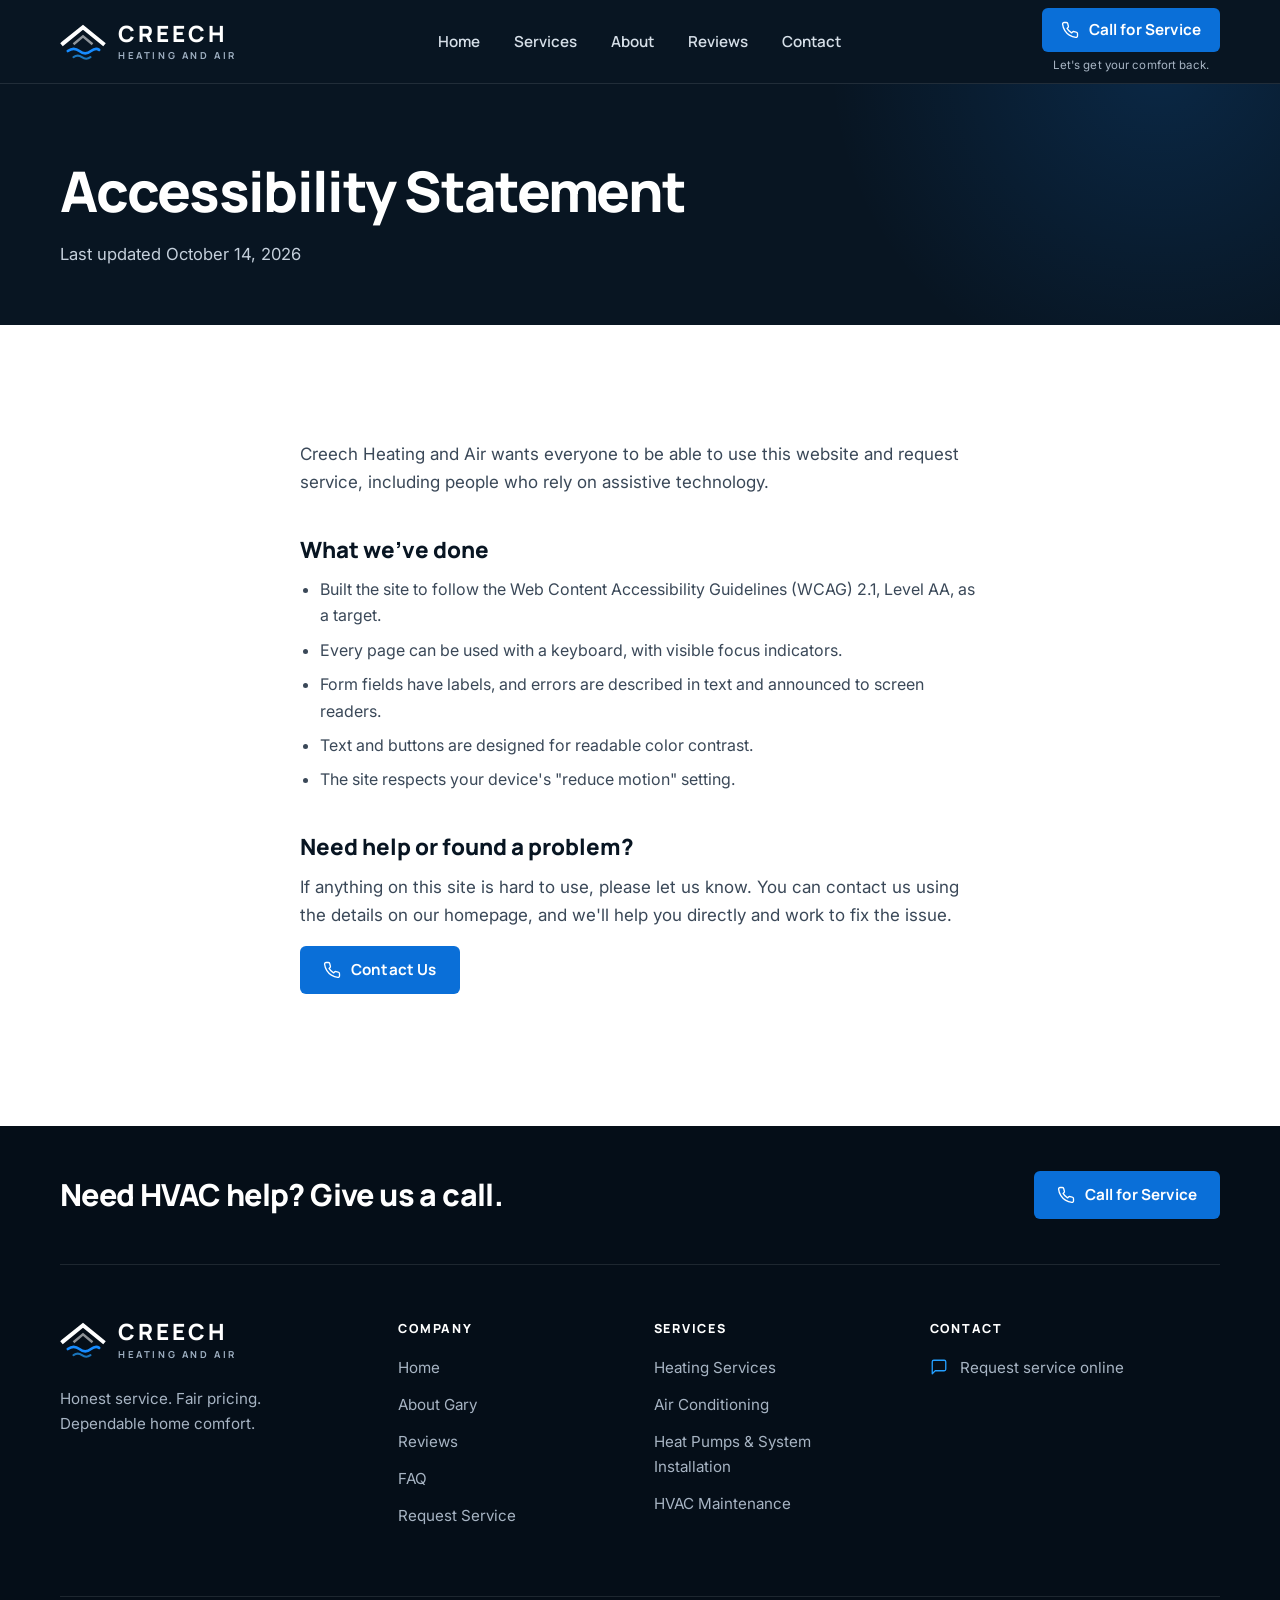
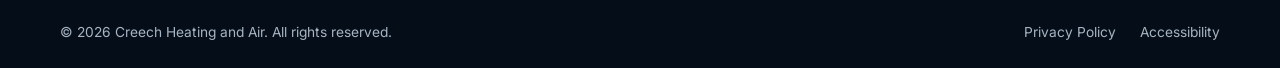
<file: accessibility/index.html>
<!doctype html>
<html lang="en">
<head>
  <meta charset="utf-8">
  <meta name="viewport" content="width=device-width, initial-scale=1">
  <title>Accessibility Statement | Creech Heating and Air</title>
  <meta name="description" content="Creech Heating and Air is committed to making this website usable for everyone.">
  
  
  <meta name="theme-color" content="#081522">

  <meta property="og:type" content="website">
  <meta property="og:site_name" content="Creech Heating and Air">
  <meta property="og:title" content="Accessibility Statement | Creech Heating and Air">
  <meta property="og:description" content="Creech Heating and Air is committed to making this website usable for everyone.">
  <meta property="og:image" content="../assets/og-image.png">
  <meta property="og:image:width" content="1200">
  <meta property="og:image:height" content="630">
  
  <meta name="twitter:card" content="summary_large_image">

  <link rel="icon" href="../assets/favicon.svg" type="image/svg+xml">
  <link rel="apple-touch-icon" href="../assets/apple-touch-icon.png">

  <link rel="preconnect" href="https://fonts.googleapis.com">
  <link rel="preconnect" href="https://fonts.gstatic.com" crossorigin>
  <link rel="stylesheet" href="https://fonts.googleapis.com/css2?family=Inter:wght@400;500;600&family=Manrope:wght@600;700;800&display=swap">
  <link rel="stylesheet" href="../assets/styles.css">
  
  
</head>
<body>
  <a class="skip-link" href="#main">Skip to main content</a>
  
<header class="header" data-header>
  <div class="container header__inner">
    
<a href="../index.html" class="logo " aria-label="Creech Heating and Air, home">
  
<svg class="logo__mark" viewBox="0 0 48 40" aria-hidden="true" focusable="false">
  <path d="M3 21.5 24 4.5l21 17" fill="none" stroke="currentColor" stroke-width="4.2" stroke-linejoin="miter" stroke-linecap="square"/>
  <path d="M15 21.5 24 14l9 7.5" fill="none" stroke="currentColor" stroke-width="2.6" stroke-linejoin="miter" stroke-linecap="square" opacity=".55"/>
  <path d="M8 29.5c4.2-3.2 8.2-3.2 12.2 0s8.2 3.2 12.2 0 6.8-2.6 8.6-1.2" fill="none" stroke="#168BFF" stroke-width="2.8" stroke-linecap="round"/>
  <path d="M14 36c3-2.2 5.9-2.2 8.9 0s5.9 2.2 8.9 0" fill="none" stroke="#249FFF" stroke-width="2.2" stroke-linecap="round" opacity=".7"/>
</svg>
  <span class="logo__text"><span class="logo__name">CREECH</span><span class="logo__sub">HEATING AND AIR</span></span>
</a>

    <nav class="nav" id="site-nav" aria-label="Main" data-nav>
      <ul class="nav__list">
        <li><a class="nav__link" href="../index.html">Home</a></li><li><a class="nav__link" href="../index.html#services">Services</a></li><li><a class="nav__link" href="../index.html#about">About</a></li><li><a class="nav__link" href="../index.html#reviews">Reviews</a></li><li><a class="nav__link" href="../index.html#contact">Contact</a></li>
      </ul>
      <div class="nav__mobile-cta">
        <a class="btn btn--primary btn--block" href="../index.html#contact"><svg class="icon" viewBox="0 0 24 24" fill="none" stroke="currentColor" stroke-width="1.75" stroke-linecap="round" stroke-linejoin="round" aria-hidden="true" focusable="false"><path d="M22 16.92v3a2 2 0 0 1-2.18 2 19.79 19.79 0 0 1-8.63-3.07 19.5 19.5 0 0 1-6-6 19.79 19.79 0 0 1-3.07-8.67A2 2 0 0 1 4.11 2h3a2 2 0 0 1 2 1.72 12.84 12.84 0 0 0 .7 2.81 2 2 0 0 1-.45 2.11L8.09 9.91a16 16 0 0 0 6 6l1.27-1.27a2 2 0 0 1 2.11-.45 12.84 12.84 0 0 0 2.81.7A2 2 0 0 1 22 16.92z"/></svg> Call for Service</a>
        <a class="btn btn--ghost-light btn--block" href="../index.html#contact">Request Service</a>
      </div>
    </nav>

    <div class="header__cta">
      <a class="btn btn--primary header__call" href="../index.html#contact"><svg class="icon" viewBox="0 0 24 24" fill="none" stroke="currentColor" stroke-width="1.75" stroke-linecap="round" stroke-linejoin="round" aria-hidden="true" focusable="false"><path d="M22 16.92v3a2 2 0 0 1-2.18 2 19.79 19.79 0 0 1-8.63-3.07 19.5 19.5 0 0 1-6-6 19.79 19.79 0 0 1-3.07-8.67A2 2 0 0 1 4.11 2h3a2 2 0 0 1 2 1.72 12.84 12.84 0 0 0 .7 2.81 2 2 0 0 1-.45 2.11L8.09 9.91a16 16 0 0 0 6 6l1.27-1.27a2 2 0 0 1 2.11-.45 12.84 12.84 0 0 0 2.81.7A2 2 0 0 1 22 16.92z"/></svg><span>Call for Service</span></a>
      <span class="header__note">Let's get your comfort back.</span>
    </div>

    <button class="nav-toggle" type="button" aria-controls="site-nav" aria-expanded="false" data-nav-toggle>
      <span class="sr-only" data-nav-label>Open menu</span>
      <svg class="icon nav-toggle__open" viewBox="0 0 24 24" fill="none" stroke="currentColor" stroke-width="1.75" stroke-linecap="round" stroke-linejoin="round" aria-hidden="true" focusable="false"><path d="M4 7h16"/><path d="M4 12h16"/><path d="M4 17h16"/></svg><svg class="icon nav-toggle__close" viewBox="0 0 24 24" fill="none" stroke="currentColor" stroke-width="1.75" stroke-linecap="round" stroke-linejoin="round" aria-hidden="true" focusable="false"><path d="M18 6 6 18"/><path d="m6 6 12 12"/></svg>
    </button>
  </div>
</header>
  <main id="main" tabindex="-1">

<section class="page-hero page-hero--plain"><div class="container"><h1 class="page-hero__title" id="page-title">Accessibility Statement</h1><p class="page-hero__lede">Last updated October 14, 2026</p></div></section>
<section class="section section--white"><div class="container prose prose--doc">
<p>Creech Heating and Air wants everyone to be able to use this website and request service, including people who rely on assistive technology.</p>
<h2>What we've done</h2>
<ul>
  <li>Built the site to follow the Web Content Accessibility Guidelines (WCAG) 2.1, Level AA, as a target.</li>
  <li>Every page can be used with a keyboard, with visible focus indicators.</li>
  <li>Form fields have labels, and errors are described in text and announced to screen readers.</li>
  <li>Text and buttons are designed for readable color contrast.</li>
  <li>The site respects your device's "reduce motion" setting.</li>
</ul>
<h2>Need help or found a problem?</h2>
<p>If anything on this site is hard to use, please let us know. You can contact us using the details on our homepage, and we'll help you directly and work to fix the issue.</p>
<p><a class="btn btn--primary" href="../index.html#contact"><svg class="icon" viewBox="0 0 24 24" fill="none" stroke="currentColor" stroke-width="1.75" stroke-linecap="round" stroke-linejoin="round" aria-hidden="true" focusable="false"><path d="M22 16.92v3a2 2 0 0 1-2.18 2 19.79 19.79 0 0 1-8.63-3.07 19.5 19.5 0 0 1-6-6 19.79 19.79 0 0 1-3.07-8.67A2 2 0 0 1 4.11 2h3a2 2 0 0 1 2 1.72 12.84 12.84 0 0 0 .7 2.81 2 2 0 0 1-.45 2.11L8.09 9.91a16 16 0 0 0 6 6l1.27-1.27a2 2 0 0 1 2.11-.45 12.84 12.84 0 0 0 2.81.7A2 2 0 0 1 22 16.92z"/></svg> Contact Us</a></p></div></section>
  </main>
  
<footer class="footer">
  <div class="container">
    <div class="footer__cta">
      <p class="footer__cta-text">Need HVAC help? Give us a call.</p>
      <a class="btn btn--primary" href="../index.html#contact"><svg class="icon" viewBox="0 0 24 24" fill="none" stroke="currentColor" stroke-width="1.75" stroke-linecap="round" stroke-linejoin="round" aria-hidden="true" focusable="false"><path d="M22 16.92v3a2 2 0 0 1-2.18 2 19.79 19.79 0 0 1-8.63-3.07 19.5 19.5 0 0 1-6-6 19.79 19.79 0 0 1-3.07-8.67A2 2 0 0 1 4.11 2h3a2 2 0 0 1 2 1.72 12.84 12.84 0 0 0 .7 2.81 2 2 0 0 1-.45 2.11L8.09 9.91a16 16 0 0 0 6 6l1.27-1.27a2 2 0 0 1 2.11-.45 12.84 12.84 0 0 0 2.81.7A2 2 0 0 1 22 16.92z"/></svg> Call for Service</a>
    </div>

    <div class="footer__grid">
      <div class="footer__brand">
        
<a href="../index.html" class="logo logo--footer" aria-label="Creech Heating and Air, home">
  
<svg class="logo__mark" viewBox="0 0 48 40" aria-hidden="true" focusable="false">
  <path d="M3 21.5 24 4.5l21 17" fill="none" stroke="currentColor" stroke-width="4.2" stroke-linejoin="miter" stroke-linecap="square"/>
  <path d="M15 21.5 24 14l9 7.5" fill="none" stroke="currentColor" stroke-width="2.6" stroke-linejoin="miter" stroke-linecap="square" opacity=".55"/>
  <path d="M8 29.5c4.2-3.2 8.2-3.2 12.2 0s8.2 3.2 12.2 0 6.8-2.6 8.6-1.2" fill="none" stroke="#168BFF" stroke-width="2.8" stroke-linecap="round"/>
  <path d="M14 36c3-2.2 5.9-2.2 8.9 0s5.9 2.2 8.9 0" fill="none" stroke="#249FFF" stroke-width="2.2" stroke-linecap="round" opacity=".7"/>
</svg>
  <span class="logo__text"><span class="logo__name">CREECH</span><span class="logo__sub">HEATING AND AIR</span></span>
</a>
        <p>Honest service. Fair pricing. Dependable home comfort.</p>
        
      </div>

      <nav class="footer__col" aria-label="Footer">
        <h2 class="footer__title">Company</h2>
        <ul>
          <li><a href="../index.html">Home</a></li>
          <li><a href="../index.html#about">About Gary</a></li>
          <li><a href="../index.html#reviews">Reviews</a></li>
          <li><a href="../index.html#faq">FAQ</a></li>
          <li><a href="../index.html#contact">Request Service</a></li>
        </ul>
      </nav>

      <nav class="footer__col" aria-label="Services">
        <h2 class="footer__title">Services</h2>
        <ul>
          <li><a href="../services/heating/index.html">Heating Services</a></li><li><a href="../services/air-conditioning/index.html">Air Conditioning</a></li><li><a href="../services/heat-pumps-and-installation/index.html">Heat Pumps &amp; System Installation</a></li><li><a href="../services/hvac-maintenance/index.html">HVAC Maintenance</a></li>
        </ul>
      </nav>

      <div class="footer__col">
        <h2 class="footer__title">Contact</h2>
        <ul class="footer__contact">
          <li><svg class="icon" viewBox="0 0 24 24" fill="none" stroke="currentColor" stroke-width="1.75" stroke-linecap="round" stroke-linejoin="round" aria-hidden="true" focusable="false"><path d="M21 15a2 2 0 0 1-2 2H7l-4 4V5a2 2 0 0 1 2-2h14a2 2 0 0 1 2 2z"/></svg><a href="../index.html#contact">Request service online</a></li>
        </ul>
      </div>
    </div>

    <div class="footer__base">
      <p>© <span data-year>2026</span> Creech Heating and Air. All rights reserved.</p>
      <ul>
        <li><a href="../privacy-policy/index.html">Privacy Policy</a></li>
        <li><a href="../accessibility/index.html">Accessibility</a></li>
      </ul>
    </div>
  </div>
</footer>
  
<div class="mobile-bar" data-mobile-bar>
  <a class="btn btn--primary" href="../index.html#contact"><svg class="icon" viewBox="0 0 24 24" fill="none" stroke="currentColor" stroke-width="1.75" stroke-linecap="round" stroke-linejoin="round" aria-hidden="true" focusable="false"><path d="M22 16.92v3a2 2 0 0 1-2.18 2 19.79 19.79 0 0 1-8.63-3.07 19.5 19.5 0 0 1-6-6 19.79 19.79 0 0 1-3.07-8.67A2 2 0 0 1 4.11 2h3a2 2 0 0 1 2 1.72 12.84 12.84 0 0 0 .7 2.81 2 2 0 0 1-.45 2.11L8.09 9.91a16 16 0 0 0 6 6l1.27-1.27a2 2 0 0 1 2.11-.45 12.84 12.84 0 0 0 2.81.7A2 2 0 0 1 22 16.92z"/></svg> Call Now</a>
  <a class="btn btn--ghost-light" href="../index.html#contact">Request Service</a>
</div>
  <script src="../assets/main.js" defer></script>
</body>
</html>
</file>
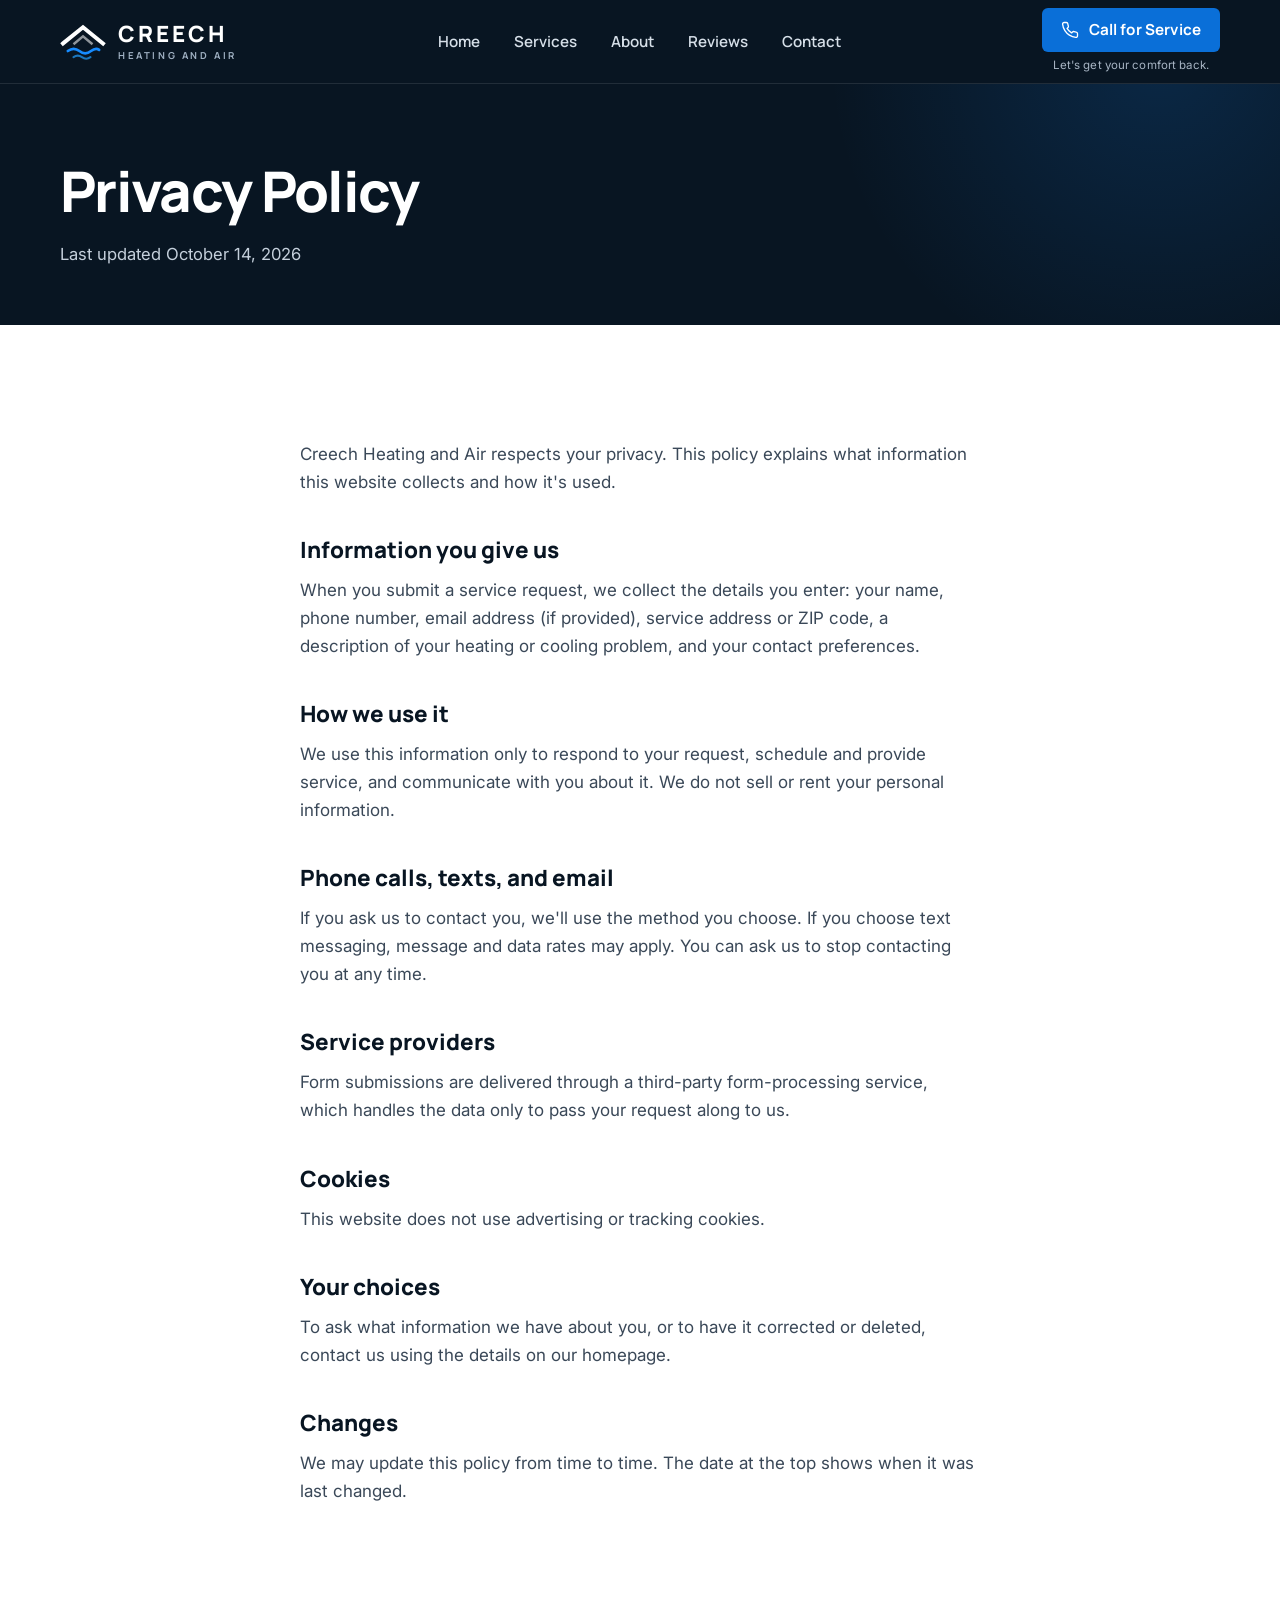
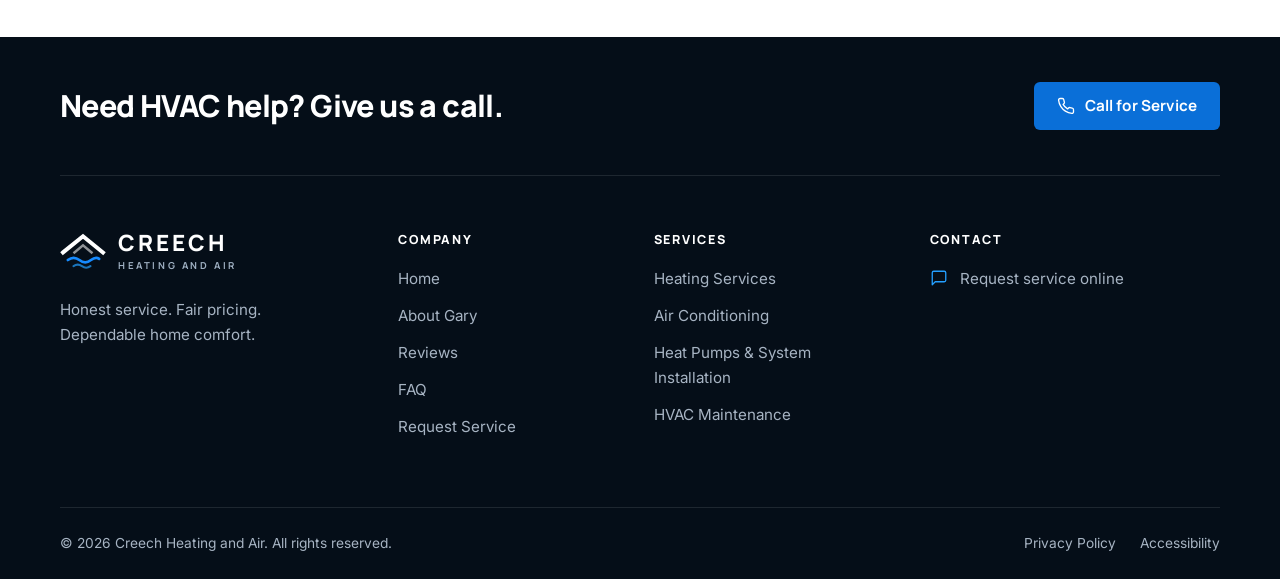
<file: privacy-policy/index.html>
<!doctype html>
<html lang="en">
<head>
  <meta charset="utf-8">
  <meta name="viewport" content="width=device-width, initial-scale=1">
  <title>Privacy Policy | Creech Heating and Air</title>
  <meta name="description" content="How Creech Heating and Air collects and uses the information you share through this website.">
  
  
  <meta name="theme-color" content="#081522">

  <meta property="og:type" content="website">
  <meta property="og:site_name" content="Creech Heating and Air">
  <meta property="og:title" content="Privacy Policy | Creech Heating and Air">
  <meta property="og:description" content="How Creech Heating and Air collects and uses the information you share through this website.">
  <meta property="og:image" content="../assets/og-image.png">
  <meta property="og:image:width" content="1200">
  <meta property="og:image:height" content="630">
  
  <meta name="twitter:card" content="summary_large_image">

  <link rel="icon" href="../assets/favicon.svg" type="image/svg+xml">
  <link rel="apple-touch-icon" href="../assets/apple-touch-icon.png">

  <link rel="preconnect" href="https://fonts.googleapis.com">
  <link rel="preconnect" href="https://fonts.gstatic.com" crossorigin>
  <link rel="stylesheet" href="https://fonts.googleapis.com/css2?family=Inter:wght@400;500;600&family=Manrope:wght@600;700;800&display=swap">
  <link rel="stylesheet" href="../assets/styles.css">
  
  
</head>
<body>
  <a class="skip-link" href="#main">Skip to main content</a>
  
<header class="header" data-header>
  <div class="container header__inner">
    
<a href="../index.html" class="logo " aria-label="Creech Heating and Air, home">
  
<svg class="logo__mark" viewBox="0 0 48 40" aria-hidden="true" focusable="false">
  <path d="M3 21.5 24 4.5l21 17" fill="none" stroke="currentColor" stroke-width="4.2" stroke-linejoin="miter" stroke-linecap="square"/>
  <path d="M15 21.5 24 14l9 7.5" fill="none" stroke="currentColor" stroke-width="2.6" stroke-linejoin="miter" stroke-linecap="square" opacity=".55"/>
  <path d="M8 29.5c4.2-3.2 8.2-3.2 12.2 0s8.2 3.2 12.2 0 6.8-2.6 8.6-1.2" fill="none" stroke="#168BFF" stroke-width="2.8" stroke-linecap="round"/>
  <path d="M14 36c3-2.2 5.9-2.2 8.9 0s5.9 2.2 8.9 0" fill="none" stroke="#249FFF" stroke-width="2.2" stroke-linecap="round" opacity=".7"/>
</svg>
  <span class="logo__text"><span class="logo__name">CREECH</span><span class="logo__sub">HEATING AND AIR</span></span>
</a>

    <nav class="nav" id="site-nav" aria-label="Main" data-nav>
      <ul class="nav__list">
        <li><a class="nav__link" href="../index.html">Home</a></li><li><a class="nav__link" href="../index.html#services">Services</a></li><li><a class="nav__link" href="../index.html#about">About</a></li><li><a class="nav__link" href="../index.html#reviews">Reviews</a></li><li><a class="nav__link" href="../index.html#contact">Contact</a></li>
      </ul>
      <div class="nav__mobile-cta">
        <a class="btn btn--primary btn--block" href="../index.html#contact"><svg class="icon" viewBox="0 0 24 24" fill="none" stroke="currentColor" stroke-width="1.75" stroke-linecap="round" stroke-linejoin="round" aria-hidden="true" focusable="false"><path d="M22 16.92v3a2 2 0 0 1-2.18 2 19.79 19.79 0 0 1-8.63-3.07 19.5 19.5 0 0 1-6-6 19.79 19.79 0 0 1-3.07-8.67A2 2 0 0 1 4.11 2h3a2 2 0 0 1 2 1.72 12.84 12.84 0 0 0 .7 2.81 2 2 0 0 1-.45 2.11L8.09 9.91a16 16 0 0 0 6 6l1.27-1.27a2 2 0 0 1 2.11-.45 12.84 12.84 0 0 0 2.81.7A2 2 0 0 1 22 16.92z"/></svg> Call for Service</a>
        <a class="btn btn--ghost-light btn--block" href="../index.html#contact">Request Service</a>
      </div>
    </nav>

    <div class="header__cta">
      <a class="btn btn--primary header__call" href="../index.html#contact"><svg class="icon" viewBox="0 0 24 24" fill="none" stroke="currentColor" stroke-width="1.75" stroke-linecap="round" stroke-linejoin="round" aria-hidden="true" focusable="false"><path d="M22 16.92v3a2 2 0 0 1-2.18 2 19.79 19.79 0 0 1-8.63-3.07 19.5 19.5 0 0 1-6-6 19.79 19.79 0 0 1-3.07-8.67A2 2 0 0 1 4.11 2h3a2 2 0 0 1 2 1.72 12.84 12.84 0 0 0 .7 2.81 2 2 0 0 1-.45 2.11L8.09 9.91a16 16 0 0 0 6 6l1.27-1.27a2 2 0 0 1 2.11-.45 12.84 12.84 0 0 0 2.81.7A2 2 0 0 1 22 16.92z"/></svg><span>Call for Service</span></a>
      <span class="header__note">Let's get your comfort back.</span>
    </div>

    <button class="nav-toggle" type="button" aria-controls="site-nav" aria-expanded="false" data-nav-toggle>
      <span class="sr-only" data-nav-label>Open menu</span>
      <svg class="icon nav-toggle__open" viewBox="0 0 24 24" fill="none" stroke="currentColor" stroke-width="1.75" stroke-linecap="round" stroke-linejoin="round" aria-hidden="true" focusable="false"><path d="M4 7h16"/><path d="M4 12h16"/><path d="M4 17h16"/></svg><svg class="icon nav-toggle__close" viewBox="0 0 24 24" fill="none" stroke="currentColor" stroke-width="1.75" stroke-linecap="round" stroke-linejoin="round" aria-hidden="true" focusable="false"><path d="M18 6 6 18"/><path d="m6 6 12 12"/></svg>
    </button>
  </div>
</header>
  <main id="main" tabindex="-1">

<section class="page-hero page-hero--plain"><div class="container"><h1 class="page-hero__title" id="page-title">Privacy Policy</h1><p class="page-hero__lede">Last updated October 14, 2026</p></div></section>
<section class="section section--white"><div class="container prose prose--doc">
<p>Creech Heating and Air respects your privacy. This policy explains what information this website collects and how it's used.</p>
<h2>Information you give us</h2>
<p>When you submit a service request, we collect the details you enter: your name, phone number, email address (if provided), service address or ZIP code, a description of your heating or cooling problem, and your contact preferences.</p>
<h2>How we use it</h2>
<p>We use this information only to respond to your request, schedule and provide service, and communicate with you about it. We do not sell or rent your personal information.</p>
<h2>Phone calls, texts, and email</h2>
<p>If you ask us to contact you, we'll use the method you choose. If you choose text messaging, message and data rates may apply. You can ask us to stop contacting you at any time.</p>
<h2>Service providers</h2>
<p>Form submissions are delivered through a third-party form-processing service, which handles the data only to pass your request along to us.</p>
<h2>Cookies</h2>
<p>This website does not use advertising or tracking cookies.</p>
<h2>Your choices</h2>
<p>To ask what information we have about you, or to have it corrected or deleted, contact us using the details on our homepage.</p>
<h2>Changes</h2>
<p>We may update this policy from time to time. The date at the top shows when it was last changed.</p></div></section>
  </main>
  
<footer class="footer">
  <div class="container">
    <div class="footer__cta">
      <p class="footer__cta-text">Need HVAC help? Give us a call.</p>
      <a class="btn btn--primary" href="../index.html#contact"><svg class="icon" viewBox="0 0 24 24" fill="none" stroke="currentColor" stroke-width="1.75" stroke-linecap="round" stroke-linejoin="round" aria-hidden="true" focusable="false"><path d="M22 16.92v3a2 2 0 0 1-2.18 2 19.79 19.79 0 0 1-8.63-3.07 19.5 19.5 0 0 1-6-6 19.79 19.79 0 0 1-3.07-8.67A2 2 0 0 1 4.11 2h3a2 2 0 0 1 2 1.72 12.84 12.84 0 0 0 .7 2.81 2 2 0 0 1-.45 2.11L8.09 9.91a16 16 0 0 0 6 6l1.27-1.27a2 2 0 0 1 2.11-.45 12.84 12.84 0 0 0 2.81.7A2 2 0 0 1 22 16.92z"/></svg> Call for Service</a>
    </div>

    <div class="footer__grid">
      <div class="footer__brand">
        
<a href="../index.html" class="logo logo--footer" aria-label="Creech Heating and Air, home">
  
<svg class="logo__mark" viewBox="0 0 48 40" aria-hidden="true" focusable="false">
  <path d="M3 21.5 24 4.5l21 17" fill="none" stroke="currentColor" stroke-width="4.2" stroke-linejoin="miter" stroke-linecap="square"/>
  <path d="M15 21.5 24 14l9 7.5" fill="none" stroke="currentColor" stroke-width="2.6" stroke-linejoin="miter" stroke-linecap="square" opacity=".55"/>
  <path d="M8 29.5c4.2-3.2 8.2-3.2 12.2 0s8.2 3.2 12.2 0 6.8-2.6 8.6-1.2" fill="none" stroke="#168BFF" stroke-width="2.8" stroke-linecap="round"/>
  <path d="M14 36c3-2.2 5.9-2.2 8.9 0s5.9 2.2 8.9 0" fill="none" stroke="#249FFF" stroke-width="2.2" stroke-linecap="round" opacity=".7"/>
</svg>
  <span class="logo__text"><span class="logo__name">CREECH</span><span class="logo__sub">HEATING AND AIR</span></span>
</a>
        <p>Honest service. Fair pricing. Dependable home comfort.</p>
        
      </div>

      <nav class="footer__col" aria-label="Footer">
        <h2 class="footer__title">Company</h2>
        <ul>
          <li><a href="../index.html">Home</a></li>
          <li><a href="../index.html#about">About Gary</a></li>
          <li><a href="../index.html#reviews">Reviews</a></li>
          <li><a href="../index.html#faq">FAQ</a></li>
          <li><a href="../index.html#contact">Request Service</a></li>
        </ul>
      </nav>

      <nav class="footer__col" aria-label="Services">
        <h2 class="footer__title">Services</h2>
        <ul>
          <li><a href="../services/heating/index.html">Heating Services</a></li><li><a href="../services/air-conditioning/index.html">Air Conditioning</a></li><li><a href="../services/heat-pumps-and-installation/index.html">Heat Pumps &amp; System Installation</a></li><li><a href="../services/hvac-maintenance/index.html">HVAC Maintenance</a></li>
        </ul>
      </nav>

      <div class="footer__col">
        <h2 class="footer__title">Contact</h2>
        <ul class="footer__contact">
          <li><svg class="icon" viewBox="0 0 24 24" fill="none" stroke="currentColor" stroke-width="1.75" stroke-linecap="round" stroke-linejoin="round" aria-hidden="true" focusable="false"><path d="M21 15a2 2 0 0 1-2 2H7l-4 4V5a2 2 0 0 1 2-2h14a2 2 0 0 1 2 2z"/></svg><a href="../index.html#contact">Request service online</a></li>
        </ul>
      </div>
    </div>

    <div class="footer__base">
      <p>© <span data-year>2026</span> Creech Heating and Air. All rights reserved.</p>
      <ul>
        <li><a href="../privacy-policy/index.html">Privacy Policy</a></li>
        <li><a href="../accessibility/index.html">Accessibility</a></li>
      </ul>
    </div>
  </div>
</footer>
  
<div class="mobile-bar" data-mobile-bar>
  <a class="btn btn--primary" href="../index.html#contact"><svg class="icon" viewBox="0 0 24 24" fill="none" stroke="currentColor" stroke-width="1.75" stroke-linecap="round" stroke-linejoin="round" aria-hidden="true" focusable="false"><path d="M22 16.92v3a2 2 0 0 1-2.18 2 19.79 19.79 0 0 1-8.63-3.07 19.5 19.5 0 0 1-6-6 19.79 19.79 0 0 1-3.07-8.67A2 2 0 0 1 4.11 2h3a2 2 0 0 1 2 1.72 12.84 12.84 0 0 0 .7 2.81 2 2 0 0 1-.45 2.11L8.09 9.91a16 16 0 0 0 6 6l1.27-1.27a2 2 0 0 1 2.11-.45 12.84 12.84 0 0 0 2.81.7A2 2 0 0 1 22 16.92z"/></svg> Call Now</a>
  <a class="btn btn--ghost-light" href="../index.html#contact">Request Service</a>
</div>
  <script src="../assets/main.js" defer></script>
</body>
</html>
</file>
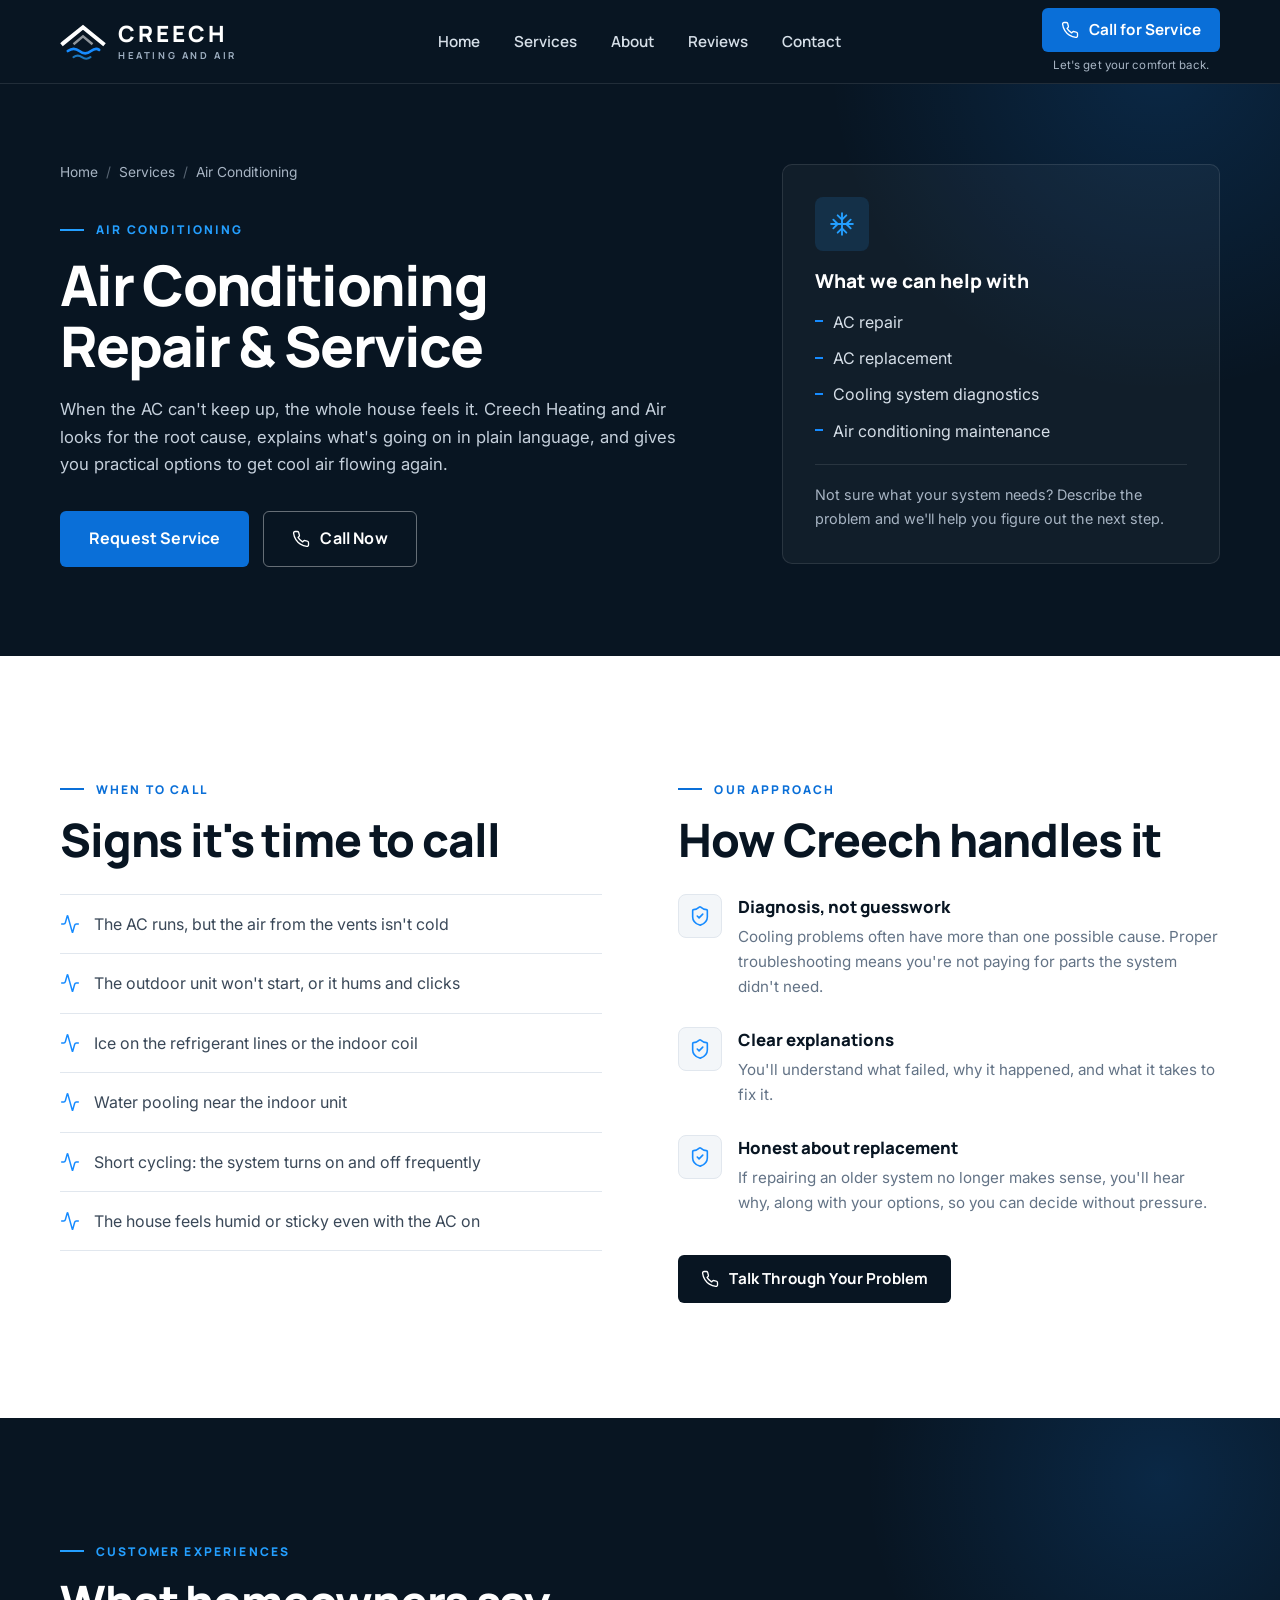
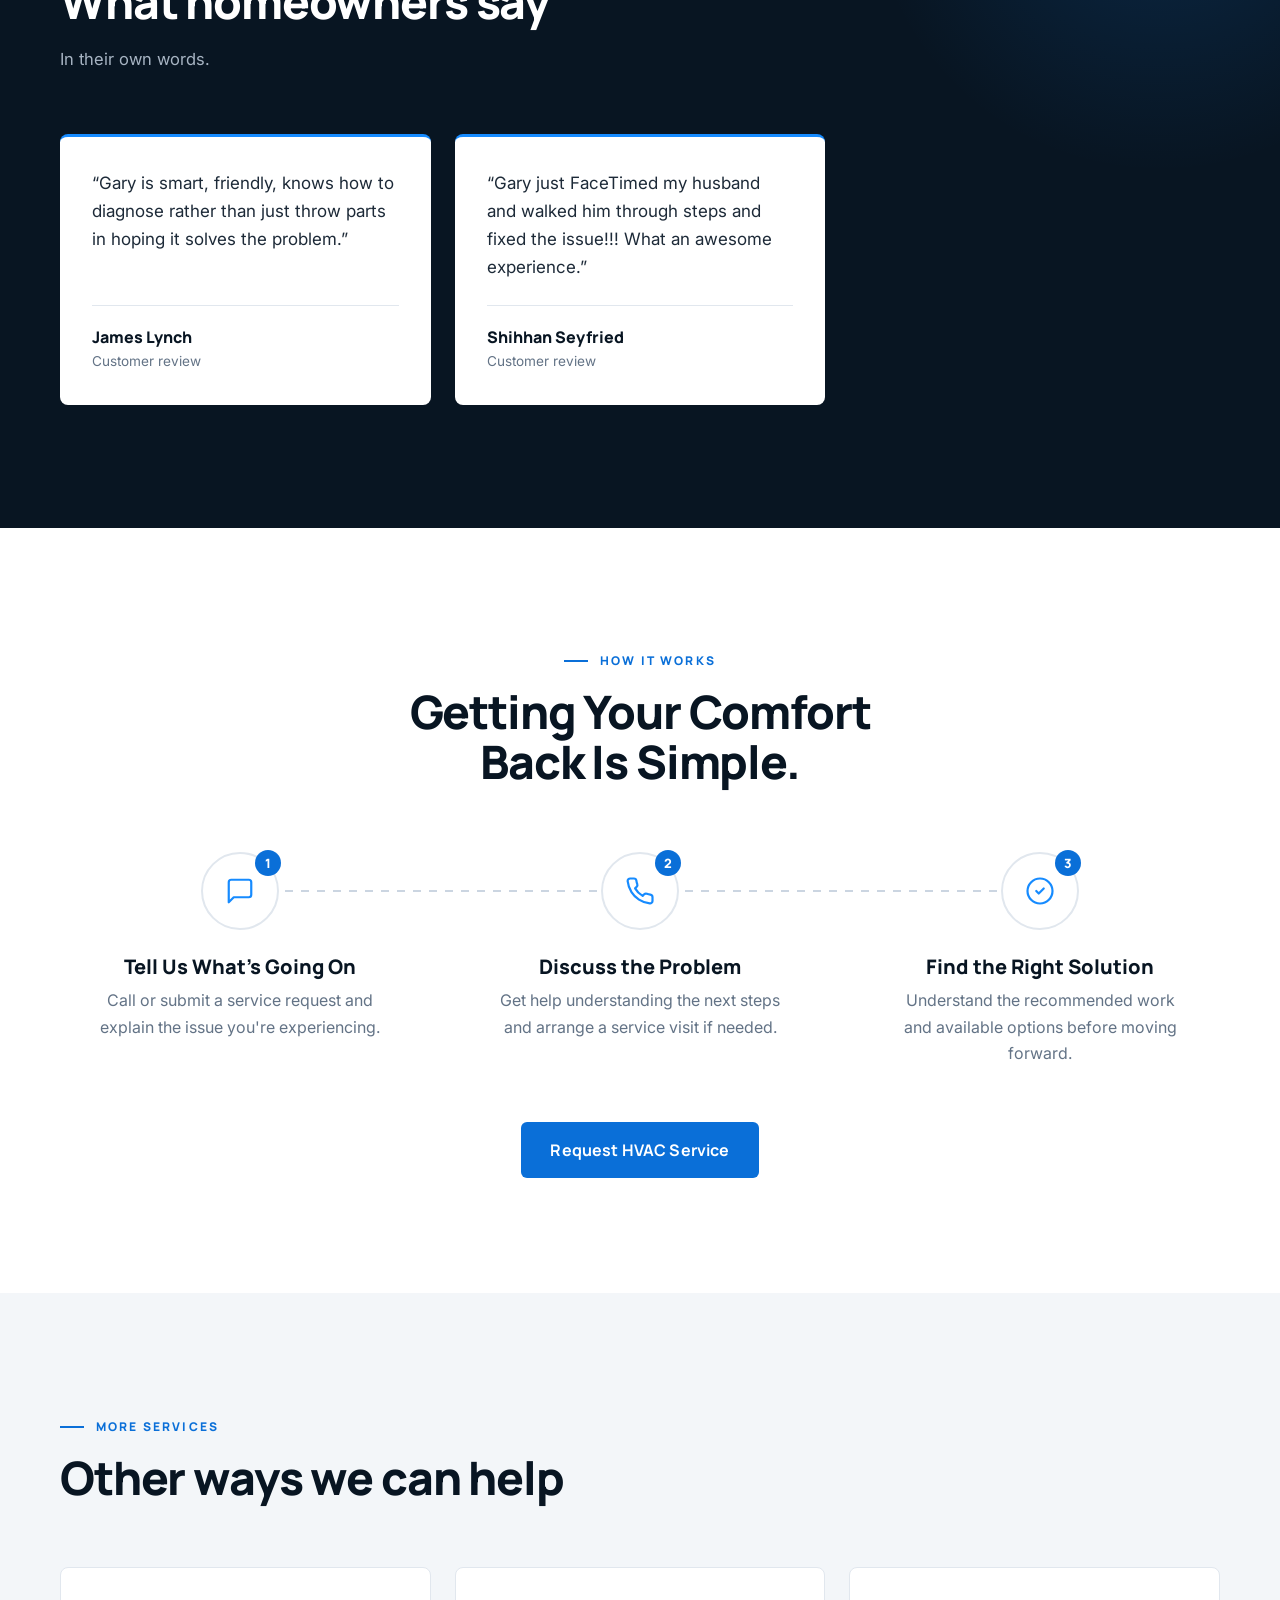
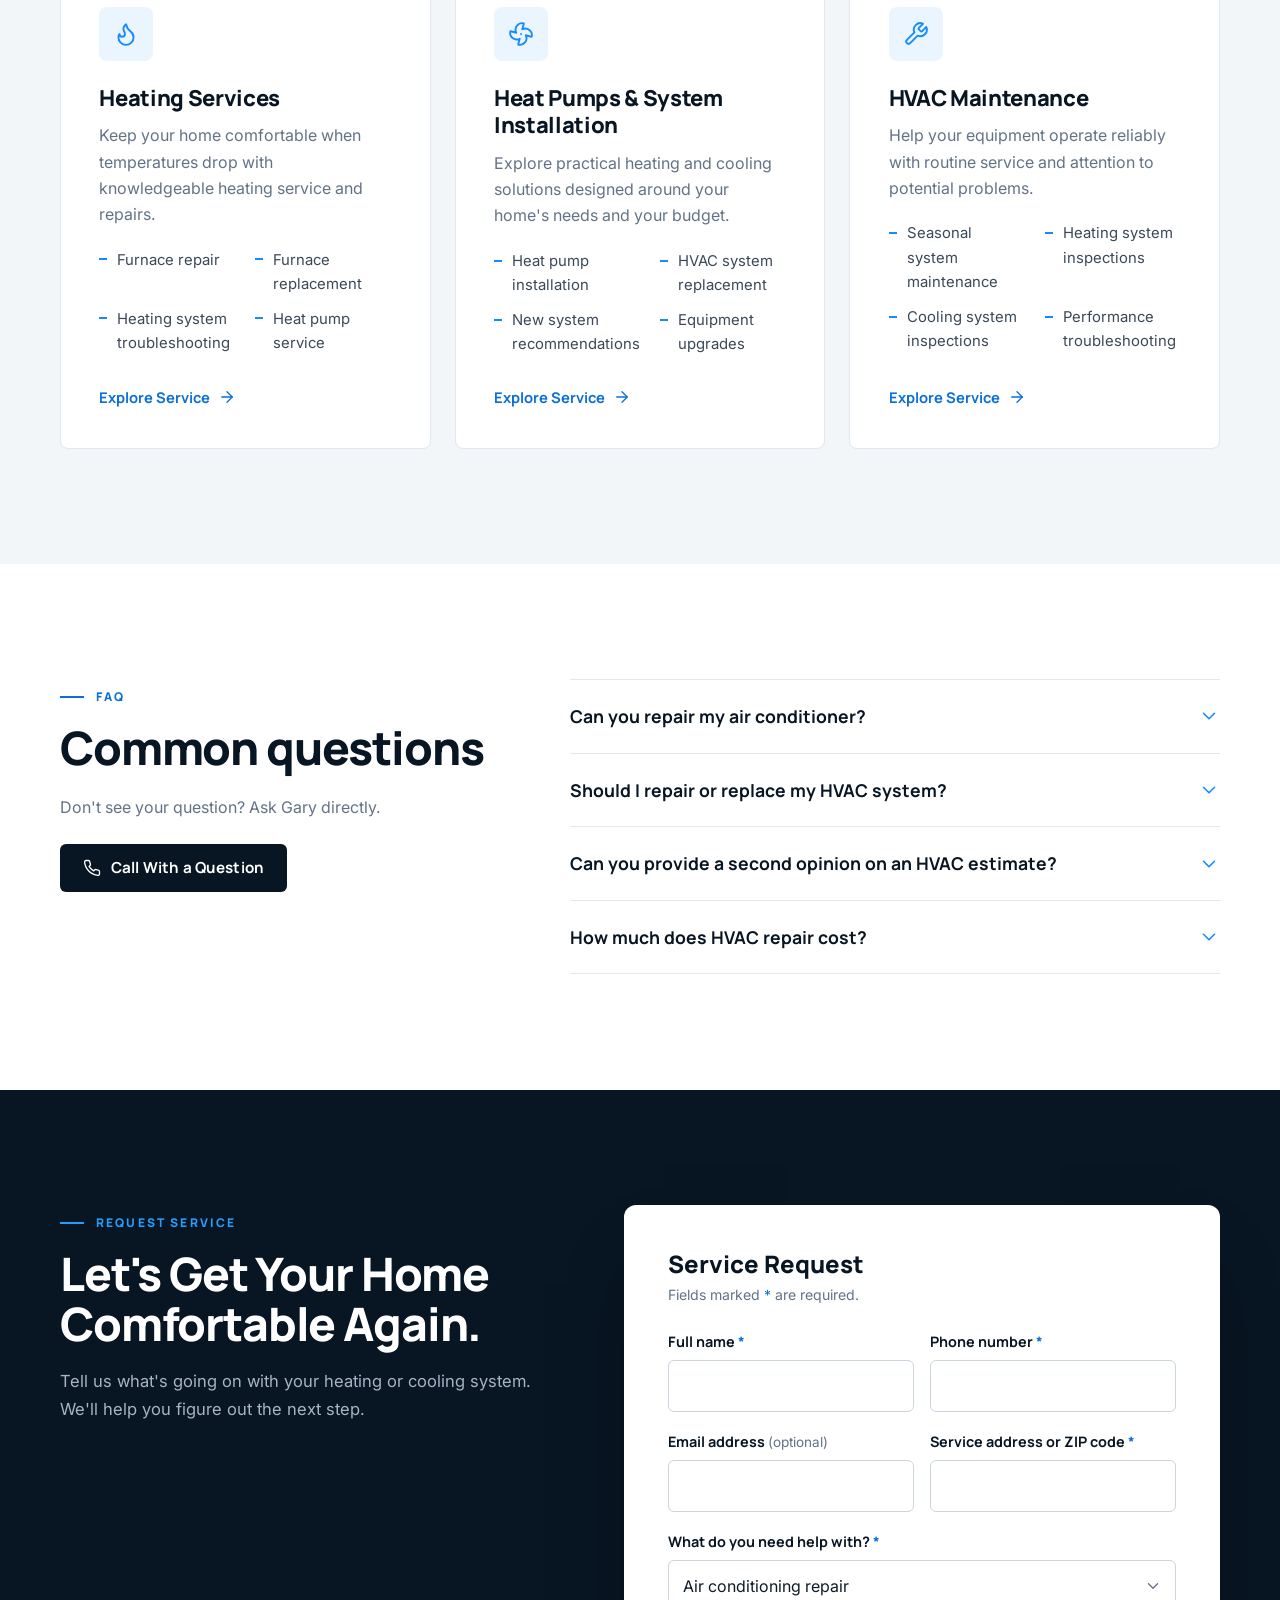
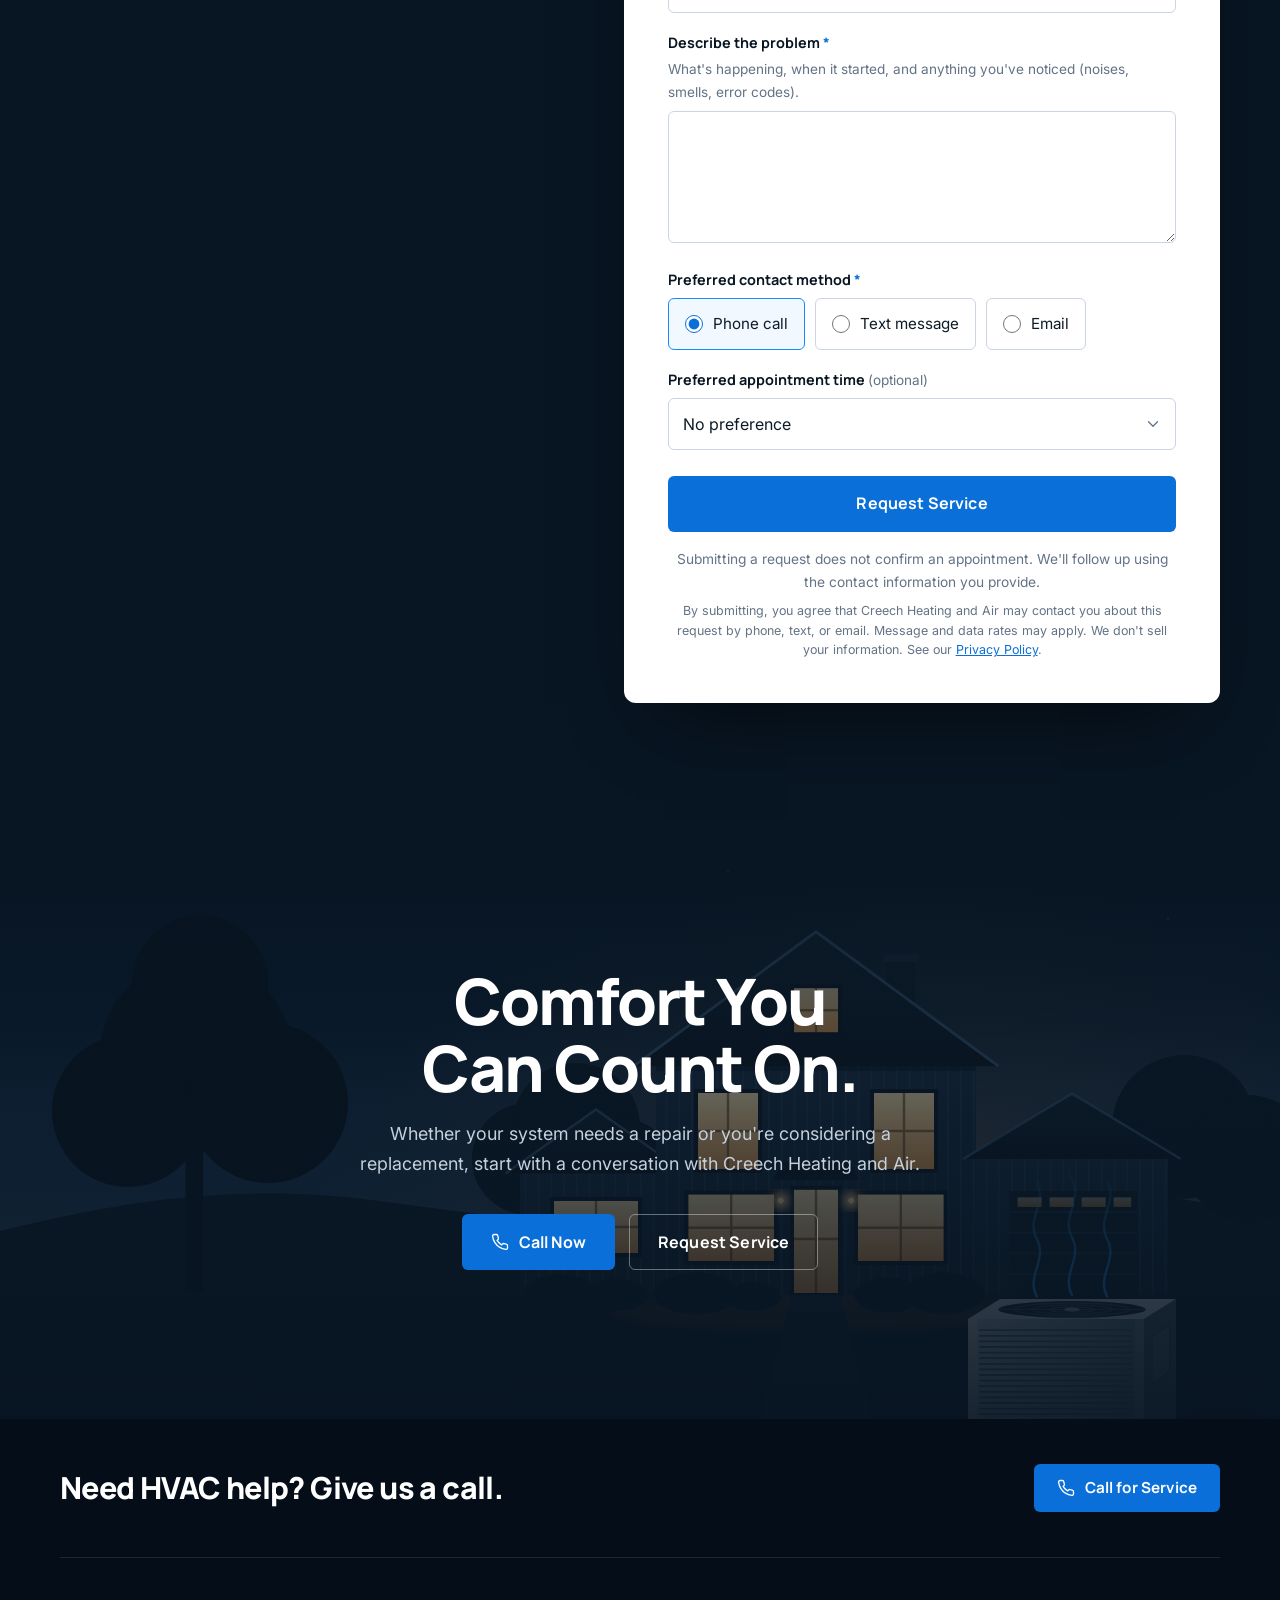
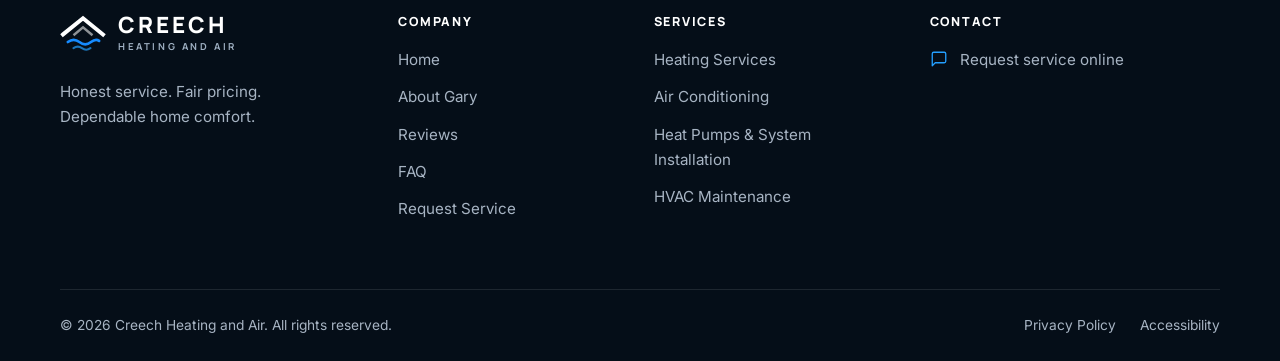
<file: services/air-conditioning/index.html>
<!doctype html>
<html lang="en">
<head>
  <meta charset="utf-8">
  <meta name="viewport" content="width=device-width, initial-scale=1">
  <title>Air Conditioning Repair &amp; AC Service | Creech Heating and Air</title>
  <meta name="description" content="AC repair, cooling diagnostics, and air conditioner replacement options from Creech Heating and Air. Straight answers and no unnecessary upselling.">
  
  
  <meta name="theme-color" content="#081522">

  <meta property="og:type" content="website">
  <meta property="og:site_name" content="Creech Heating and Air">
  <meta property="og:title" content="Air Conditioning Repair &amp; AC Service | Creech Heating and Air">
  <meta property="og:description" content="AC repair, cooling diagnostics, and air conditioner replacement options from Creech Heating and Air. Straight answers and no unnecessary upselling.">
  <meta property="og:image" content="../../assets/og-image.png">
  <meta property="og:image:width" content="1200">
  <meta property="og:image:height" content="630">
  
  <meta name="twitter:card" content="summary_large_image">

  <link rel="icon" href="../../assets/favicon.svg" type="image/svg+xml">
  <link rel="apple-touch-icon" href="../../assets/apple-touch-icon.png">

  <link rel="preconnect" href="https://fonts.googleapis.com">
  <link rel="preconnect" href="https://fonts.gstatic.com" crossorigin>
  <link rel="stylesheet" href="https://fonts.googleapis.com/css2?family=Inter:wght@400;500;600&family=Manrope:wght@600;700;800&display=swap">
  <link rel="stylesheet" href="../../assets/styles.css">
  <script type="application/ld+json">{"@context":"https://schema.org","@type":"Service","serviceType":"Air Conditioning Repair & Service","description":"AC repair, cooling diagnostics, and air conditioner replacement options from Creech Heating and Air. Straight answers and no unnecessary upselling.","provider":{"@type":"HVACBusiness","name":"Creech Heating and Air"}}</script>
  <script type="application/ld+json">{"@context":"https://schema.org","@type":"FAQPage","mainEntity":[{"@type":"Question","name":"Can you repair my air conditioner?","acceptedAnswer":{"@type":"Answer","text":"Contact Creech Heating and Air to describe the problem and confirm the appropriate service options."}},{"@type":"Question","name":"Should I repair or replace my HVAC system?","acceptedAnswer":{"@type":"Answer","text":"The right choice depends on the equipment's condition, the problem, repair costs, and your home's needs. Discuss the options with the technician before making a decision."}},{"@type":"Question","name":"Can you provide a second opinion on an HVAC estimate?","acceptedAnswer":{"@type":"Answer","text":"You can contact Creech Heating and Air to ask about reviewing your system's problem and discussing potential repair options."}},{"@type":"Question","name":"How much does HVAC repair cost?","acceptedAnswer":{"@type":"Answer","text":"Pricing depends on the equipment, the diagnosis, and the work required. Contact the company to discuss your issue and ask about pricing before authorizing repairs."}}]}</script>
  
</head>
<body>
  <a class="skip-link" href="#main">Skip to main content</a>
  
<header class="header" data-header>
  <div class="container header__inner">
    
<a href="../../index.html" class="logo " aria-label="Creech Heating and Air, home">
  
<svg class="logo__mark" viewBox="0 0 48 40" aria-hidden="true" focusable="false">
  <path d="M3 21.5 24 4.5l21 17" fill="none" stroke="currentColor" stroke-width="4.2" stroke-linejoin="miter" stroke-linecap="square"/>
  <path d="M15 21.5 24 14l9 7.5" fill="none" stroke="currentColor" stroke-width="2.6" stroke-linejoin="miter" stroke-linecap="square" opacity=".55"/>
  <path d="M8 29.5c4.2-3.2 8.2-3.2 12.2 0s8.2 3.2 12.2 0 6.8-2.6 8.6-1.2" fill="none" stroke="#168BFF" stroke-width="2.8" stroke-linecap="round"/>
  <path d="M14 36c3-2.2 5.9-2.2 8.9 0s5.9 2.2 8.9 0" fill="none" stroke="#249FFF" stroke-width="2.2" stroke-linecap="round" opacity=".7"/>
</svg>
  <span class="logo__text"><span class="logo__name">CREECH</span><span class="logo__sub">HEATING AND AIR</span></span>
</a>

    <nav class="nav" id="site-nav" aria-label="Main" data-nav>
      <ul class="nav__list">
        <li><a class="nav__link" href="../../index.html">Home</a></li><li><a class="nav__link" href="../../index.html#services">Services</a></li><li><a class="nav__link" href="../../index.html#about">About</a></li><li><a class="nav__link" href="#reviews">Reviews</a></li><li><a class="nav__link" href="#contact">Contact</a></li>
      </ul>
      <div class="nav__mobile-cta">
        <a class="btn btn--primary btn--block" href="#contact"><svg class="icon" viewBox="0 0 24 24" fill="none" stroke="currentColor" stroke-width="1.75" stroke-linecap="round" stroke-linejoin="round" aria-hidden="true" focusable="false"><path d="M22 16.92v3a2 2 0 0 1-2.18 2 19.79 19.79 0 0 1-8.63-3.07 19.5 19.5 0 0 1-6-6 19.79 19.79 0 0 1-3.07-8.67A2 2 0 0 1 4.11 2h3a2 2 0 0 1 2 1.72 12.84 12.84 0 0 0 .7 2.81 2 2 0 0 1-.45 2.11L8.09 9.91a16 16 0 0 0 6 6l1.27-1.27a2 2 0 0 1 2.11-.45 12.84 12.84 0 0 0 2.81.7A2 2 0 0 1 22 16.92z"/></svg> Call for Service</a>
        <a class="btn btn--ghost-light btn--block" href="#contact">Request Service</a>
      </div>
    </nav>

    <div class="header__cta">
      <a class="btn btn--primary header__call" href="#contact"><svg class="icon" viewBox="0 0 24 24" fill="none" stroke="currentColor" stroke-width="1.75" stroke-linecap="round" stroke-linejoin="round" aria-hidden="true" focusable="false"><path d="M22 16.92v3a2 2 0 0 1-2.18 2 19.79 19.79 0 0 1-8.63-3.07 19.5 19.5 0 0 1-6-6 19.79 19.79 0 0 1-3.07-8.67A2 2 0 0 1 4.11 2h3a2 2 0 0 1 2 1.72 12.84 12.84 0 0 0 .7 2.81 2 2 0 0 1-.45 2.11L8.09 9.91a16 16 0 0 0 6 6l1.27-1.27a2 2 0 0 1 2.11-.45 12.84 12.84 0 0 0 2.81.7A2 2 0 0 1 22 16.92z"/></svg><span>Call for Service</span></a>
      <span class="header__note">Let's get your comfort back.</span>
    </div>

    <button class="nav-toggle" type="button" aria-controls="site-nav" aria-expanded="false" data-nav-toggle>
      <span class="sr-only" data-nav-label>Open menu</span>
      <svg class="icon nav-toggle__open" viewBox="0 0 24 24" fill="none" stroke="currentColor" stroke-width="1.75" stroke-linecap="round" stroke-linejoin="round" aria-hidden="true" focusable="false"><path d="M4 7h16"/><path d="M4 12h16"/><path d="M4 17h16"/></svg><svg class="icon nav-toggle__close" viewBox="0 0 24 24" fill="none" stroke="currentColor" stroke-width="1.75" stroke-linecap="round" stroke-linejoin="round" aria-hidden="true" focusable="false"><path d="M18 6 6 18"/><path d="m6 6 12 12"/></svg>
    </button>
  </div>
</header>
  <main id="main" tabindex="-1">

<section class="page-hero" aria-labelledby="page-title">
  <div class="container page-hero__grid">
    <div>
      <nav class="breadcrumb" aria-label="Breadcrumb">
        <ol><li><a href="../../index.html">Home</a></li><li><a href="../../index.html#services">Services</a></li><li aria-current="page">Air Conditioning</li></ol>
      </nav>
      <p class="eyebrow eyebrow--light">Air Conditioning</p>
      <h1 class="page-hero__title" id="page-title">Air Conditioning Repair &amp; Service</h1>
      <p class="page-hero__lede">When the AC can&#39;t keep up, the whole house feels it. Creech Heating and Air looks for the root cause, explains what&#39;s going on in plain language, and gives you practical options to get cool air flowing again.</p>
      <div class="hero__actions">
        <a class="btn btn--primary btn--lg" href="#contact">Request Service</a>
        <a class="btn btn--ghost-light btn--lg" href="#contact"><svg class="icon" viewBox="0 0 24 24" fill="none" stroke="currentColor" stroke-width="1.75" stroke-linecap="round" stroke-linejoin="round" aria-hidden="true" focusable="false"><path d="M22 16.92v3a2 2 0 0 1-2.18 2 19.79 19.79 0 0 1-8.63-3.07 19.5 19.5 0 0 1-6-6 19.79 19.79 0 0 1-3.07-8.67A2 2 0 0 1 4.11 2h3a2 2 0 0 1 2 1.72 12.84 12.84 0 0 0 .7 2.81 2 2 0 0 1-.45 2.11L8.09 9.91a16 16 0 0 0 6 6l1.27-1.27a2 2 0 0 1 2.11-.45 12.84 12.84 0 0 0 2.81.7A2 2 0 0 1 22 16.92z"/></svg> Call Now</a>
      </div>
    </div>
    <aside class="page-hero__card" aria-labelledby="help-with">
      <span class="service-card__icon"><svg class="icon" viewBox="0 0 24 24" fill="none" stroke="currentColor" stroke-width="1.75" stroke-linecap="round" stroke-linejoin="round" aria-hidden="true" focusable="false"><path d="M2 12h20"/><path d="M12 2v20"/><path d="m20 16-4-4 4-4"/><path d="m4 8 4 4-4 4"/><path d="m16 4-4 4-4-4"/><path d="m8 20 4-4 4 4"/></svg></span>
      <h2 class="page-hero__card-title" id="help-with">What we can help with</h2>
      <ul class="service-card__list"><li>AC repair</li><li>AC replacement</li><li>Cooling system diagnostics</li><li>Air conditioning maintenance</li></ul>
      <p class="page-hero__card-note">Not sure what your system needs? Describe the problem and we'll help you figure out the next step.</p>
    </aside>
  </div>
</section>

<section class="section section--white" aria-labelledby="signs-title">
  <div class="container detail__grid">
    <div>
      
<div class="section-head">
  <p class="eyebrow">When to Call</p>
  <h2 class="section-title" id="signs-title">Signs it's time to call</h2>
  
</div>
      <ul class="signs"><li><svg class="icon" viewBox="0 0 24 24" fill="none" stroke="currentColor" stroke-width="1.75" stroke-linecap="round" stroke-linejoin="round" aria-hidden="true" focusable="false"><path d="M22 12h-2.48a2 2 0 0 0-1.93 1.46l-2.35 8.36a.25.25 0 0 1-.48 0L9.24 2.18a.25.25 0 0 0-.48 0l-2.35 8.36A2 2 0 0 1 4.49 12H2"/></svg><span>The AC runs, but the air from the vents isn&#39;t cold</span></li><li><svg class="icon" viewBox="0 0 24 24" fill="none" stroke="currentColor" stroke-width="1.75" stroke-linecap="round" stroke-linejoin="round" aria-hidden="true" focusable="false"><path d="M22 12h-2.48a2 2 0 0 0-1.93 1.46l-2.35 8.36a.25.25 0 0 1-.48 0L9.24 2.18a.25.25 0 0 0-.48 0l-2.35 8.36A2 2 0 0 1 4.49 12H2"/></svg><span>The outdoor unit won&#39;t start, or it hums and clicks</span></li><li><svg class="icon" viewBox="0 0 24 24" fill="none" stroke="currentColor" stroke-width="1.75" stroke-linecap="round" stroke-linejoin="round" aria-hidden="true" focusable="false"><path d="M22 12h-2.48a2 2 0 0 0-1.93 1.46l-2.35 8.36a.25.25 0 0 1-.48 0L9.24 2.18a.25.25 0 0 0-.48 0l-2.35 8.36A2 2 0 0 1 4.49 12H2"/></svg><span>Ice on the refrigerant lines or the indoor coil</span></li><li><svg class="icon" viewBox="0 0 24 24" fill="none" stroke="currentColor" stroke-width="1.75" stroke-linecap="round" stroke-linejoin="round" aria-hidden="true" focusable="false"><path d="M22 12h-2.48a2 2 0 0 0-1.93 1.46l-2.35 8.36a.25.25 0 0 1-.48 0L9.24 2.18a.25.25 0 0 0-.48 0l-2.35 8.36A2 2 0 0 1 4.49 12H2"/></svg><span>Water pooling near the indoor unit</span></li><li><svg class="icon" viewBox="0 0 24 24" fill="none" stroke="currentColor" stroke-width="1.75" stroke-linecap="round" stroke-linejoin="round" aria-hidden="true" focusable="false"><path d="M22 12h-2.48a2 2 0 0 0-1.93 1.46l-2.35 8.36a.25.25 0 0 1-.48 0L9.24 2.18a.25.25 0 0 0-.48 0l-2.35 8.36A2 2 0 0 1 4.49 12H2"/></svg><span>Short cycling: the system turns on and off frequently</span></li><li><svg class="icon" viewBox="0 0 24 24" fill="none" stroke="currentColor" stroke-width="1.75" stroke-linecap="round" stroke-linejoin="round" aria-hidden="true" focusable="false"><path d="M22 12h-2.48a2 2 0 0 0-1.93 1.46l-2.35 8.36a.25.25 0 0 1-.48 0L9.24 2.18a.25.25 0 0 0-.48 0l-2.35 8.36A2 2 0 0 1 4.49 12H2"/></svg><span>The house feels humid or sticky even with the AC on</span></li></ul>
    </div>
    <div>
      
<div class="section-head">
  <p class="eyebrow">Our Approach</p>
  <h2 class="section-title">How Creech handles it</h2>
  
</div>
      <ul class="values values--stacked">
        <li class="value"><span class="value__icon"><svg class="icon" viewBox="0 0 24 24" fill="none" stroke="currentColor" stroke-width="1.75" stroke-linecap="round" stroke-linejoin="round" aria-hidden="true" focusable="false"><path d="M20 13c0 5-3.5 7.5-7.66 8.95a1 1 0 0 1-.67-.01C7.5 20.5 4 18 4 13V6a1 1 0 0 1 1-1c2 0 4.5-1.2 6.24-2.72a1.17 1.17 0 0 1 1.52 0C14.51 3.81 17 5 19 5a1 1 0 0 1 1 1z"/><path d="m9 12 2 2 4-4"/></svg></span><div><h3 class="value__title">Diagnosis, not guesswork</h3><p>Cooling problems often have more than one possible cause. Proper troubleshooting means you&#39;re not paying for parts the system didn&#39;t need.</p></div></li><li class="value"><span class="value__icon"><svg class="icon" viewBox="0 0 24 24" fill="none" stroke="currentColor" stroke-width="1.75" stroke-linecap="round" stroke-linejoin="round" aria-hidden="true" focusable="false"><path d="M20 13c0 5-3.5 7.5-7.66 8.95a1 1 0 0 1-.67-.01C7.5 20.5 4 18 4 13V6a1 1 0 0 1 1-1c2 0 4.5-1.2 6.24-2.72a1.17 1.17 0 0 1 1.52 0C14.51 3.81 17 5 19 5a1 1 0 0 1 1 1z"/><path d="m9 12 2 2 4-4"/></svg></span><div><h3 class="value__title">Clear explanations</h3><p>You&#39;ll understand what failed, why it happened, and what it takes to fix it.</p></div></li><li class="value"><span class="value__icon"><svg class="icon" viewBox="0 0 24 24" fill="none" stroke="currentColor" stroke-width="1.75" stroke-linecap="round" stroke-linejoin="round" aria-hidden="true" focusable="false"><path d="M20 13c0 5-3.5 7.5-7.66 8.95a1 1 0 0 1-.67-.01C7.5 20.5 4 18 4 13V6a1 1 0 0 1 1-1c2 0 4.5-1.2 6.24-2.72a1.17 1.17 0 0 1 1.52 0C14.51 3.81 17 5 19 5a1 1 0 0 1 1 1z"/><path d="m9 12 2 2 4-4"/></svg></span><div><h3 class="value__title">Honest about replacement</h3><p>If repairing an older system no longer makes sense, you&#39;ll hear why, along with your options, so you can decide without pressure.</p></div></li>
      </ul>
      <a class="btn btn--dark" href="#contact"><svg class="icon" viewBox="0 0 24 24" fill="none" stroke="currentColor" stroke-width="1.75" stroke-linecap="round" stroke-linejoin="round" aria-hidden="true" focusable="false"><path d="M22 16.92v3a2 2 0 0 1-2.18 2 19.79 19.79 0 0 1-8.63-3.07 19.5 19.5 0 0 1-6-6 19.79 19.79 0 0 1-3.07-8.67A2 2 0 0 1 4.11 2h3a2 2 0 0 1 2 1.72 12.84 12.84 0 0 0 .7 2.81 2 2 0 0 1-.45 2.11L8.09 9.91a16 16 0 0 0 6 6l1.27-1.27a2 2 0 0 1 2.11-.45 12.84 12.84 0 0 0 2.81.7A2 2 0 0 1 22 16.92z"/></svg> Talk Through Your Problem</a>
    </div>
  </div>
</section>


<section class="section section--navy reviews" id="reviews" aria-labelledby="reviews-title">
  <div class="container">
    <div class="reviews__top">
      
<div class="section-head">
  <p class="eyebrow">Customer Experiences</p>
  <h2 class="section-title" id="reviews-title">What homeowners say</h2>
  <p class="section-lede">In their own words.</p>
</div>
      
    </div>
    <div class="reviews__track" data-carousel tabindex="0" role="region" aria-label="Customer reviews, scrollable">
      
<figure class="review-card">
  
  <blockquote><p>“Gary is smart, friendly, knows how to diagnose rather than just throw parts in hoping it solves the problem.”</p></blockquote>
  <figcaption>
    <span class="review-card__name">James Lynch</span>
    <span class="review-card__meta">Customer review</span>
  </figcaption>
</figure>
<figure class="review-card">
  
  <blockquote><p>“Gary just FaceTimed my husband and walked him through steps and fixed the issue!!! What an awesome experience.”</p></blockquote>
  <figcaption>
    <span class="review-card__name">Shihhan Seyfried</span>
    <span class="review-card__meta">Customer review</span>
  </figcaption>
</figure>
    </div>
    
  </div>
</section>


<section class="section section--white process" aria-labelledby="process-title">
  <div class="container">
    
<div class="section-head section-head--center">
  <p class="eyebrow">How It Works</p>
  <h2 class="section-title" id="process-title">Getting Your Comfort Back Is Simple.</h2>
  
</div>
    <ol class="steps">
      
      <li class="step">
        <span class="step__badge"><span class="step__num">1</span><svg class="icon step__icon" viewBox="0 0 24 24" fill="none" stroke="currentColor" stroke-width="1.75" stroke-linecap="round" stroke-linejoin="round" aria-hidden="true" focusable="false"><path d="M21 15a2 2 0 0 1-2 2H7l-4 4V5a2 2 0 0 1 2-2h14a2 2 0 0 1 2 2z"/></svg></span>
        <h3 class="step__title">Tell Us What's Going On</h3>
        <p>Call or submit a service request and explain the issue you're experiencing.</p>
      </li>
      <li class="step">
        <span class="step__badge"><span class="step__num">2</span><svg class="icon step__icon" viewBox="0 0 24 24" fill="none" stroke="currentColor" stroke-width="1.75" stroke-linecap="round" stroke-linejoin="round" aria-hidden="true" focusable="false"><path d="M22 16.92v3a2 2 0 0 1-2.18 2 19.79 19.79 0 0 1-8.63-3.07 19.5 19.5 0 0 1-6-6 19.79 19.79 0 0 1-3.07-8.67A2 2 0 0 1 4.11 2h3a2 2 0 0 1 2 1.72 12.84 12.84 0 0 0 .7 2.81 2 2 0 0 1-.45 2.11L8.09 9.91a16 16 0 0 0 6 6l1.27-1.27a2 2 0 0 1 2.11-.45 12.84 12.84 0 0 0 2.81.7A2 2 0 0 1 22 16.92z"/></svg></span>
        <h3 class="step__title">Discuss the Problem</h3>
        <p>Get help understanding the next steps and arrange a service visit if needed.</p>
      </li>
      <li class="step">
        <span class="step__badge"><span class="step__num">3</span><svg class="icon step__icon" viewBox="0 0 24 24" fill="none" stroke="currentColor" stroke-width="1.75" stroke-linecap="round" stroke-linejoin="round" aria-hidden="true" focusable="false"><circle cx="12" cy="12" r="10"/><path d="m9 12 2 2 4-4"/></svg></span>
        <h3 class="step__title">Find the Right Solution</h3>
        <p>Understand the recommended work and available options before moving forward.</p>
      </li>
    </ol>
    <div class="center">
      <a class="btn btn--primary btn--lg" href="#contact">Request HVAC Service</a>
    </div>
  </div>
</section>

<section class="section section--gray" aria-labelledby="more-title">
  <div class="container">
    
<div class="section-head">
  <p class="eyebrow">More Services</p>
  <h2 class="section-title" id="more-title">Other ways we can help</h2>
  
</div>
    <div class="service-grid service-grid--three">
<article class="service-card">
  <span class="service-card__icon"><svg class="icon" viewBox="0 0 24 24" fill="none" stroke="currentColor" stroke-width="1.75" stroke-linecap="round" stroke-linejoin="round" aria-hidden="true" focusable="false"><path d="M8.5 14.5A2.5 2.5 0 0 0 11 12c0-1.38-.5-2-1-3-1.072-2.143-.224-4.054 2-6 .5 2.5 2 4.9 4 6.5 2 1.6 3 3.5 3 5.5a7 7 0 1 1-14 0c0-1.153.433-2.294 1-3a2.5 2.5 0 0 0 2.5 2.5z"/></svg></span>
  <h3 class="service-card__title"><a class="service-card__link" href="../../services/heating/index.html">Heating Services</a></h3>
  <p class="service-card__text">Keep your home comfortable when temperatures drop with knowledgeable heating service and repairs.</p>
  <ul class="service-card__list"><li>Furnace repair</li><li>Furnace replacement</li><li>Heating system troubleshooting</li><li>Heat pump service</li></ul>
  <span class="service-card__more" aria-hidden="true">Explore Service <svg class="icon" viewBox="0 0 24 24" fill="none" stroke="currentColor" stroke-width="1.75" stroke-linecap="round" stroke-linejoin="round" aria-hidden="true" focusable="false"><path d="M5 12h14"/><path d="m12 5 7 7-7 7"/></svg></span>
</article>
<article class="service-card">
  <span class="service-card__icon"><svg class="icon" viewBox="0 0 24 24" fill="none" stroke="currentColor" stroke-width="1.75" stroke-linecap="round" stroke-linejoin="round" aria-hidden="true" focusable="false"><path d="M10.827 16.379a6.082 6.082 0 0 1-8.618-7.002l5.412 1.45a6.082 6.082 0 0 1 7.002-8.618l-1.45 5.412a6.082 6.082 0 0 1 8.618 7.002l-5.412-1.45a6.082 6.082 0 0 1-7.002 8.618l1.45-5.412Z"/><path d="M12 12v.01"/></svg></span>
  <h3 class="service-card__title"><a class="service-card__link" href="../../services/heat-pumps-and-installation/index.html">Heat Pumps &amp; System Installation</a></h3>
  <p class="service-card__text">Explore practical heating and cooling solutions designed around your home&#39;s needs and your budget.</p>
  <ul class="service-card__list"><li>Heat pump installation</li><li>HVAC system replacement</li><li>New system recommendations</li><li>Equipment upgrades</li></ul>
  <span class="service-card__more" aria-hidden="true">Explore Service <svg class="icon" viewBox="0 0 24 24" fill="none" stroke="currentColor" stroke-width="1.75" stroke-linecap="round" stroke-linejoin="round" aria-hidden="true" focusable="false"><path d="M5 12h14"/><path d="m12 5 7 7-7 7"/></svg></span>
</article>
<article class="service-card">
  <span class="service-card__icon"><svg class="icon" viewBox="0 0 24 24" fill="none" stroke="currentColor" stroke-width="1.75" stroke-linecap="round" stroke-linejoin="round" aria-hidden="true" focusable="false"><path d="M14.7 6.3a1 1 0 0 0 0 1.4l1.6 1.6a1 1 0 0 0 1.4 0l3.77-3.77a6 6 0 0 1-7.94 7.94l-6.91 6.91a2.12 2.12 0 0 1-3-3l6.91-6.91a6 6 0 0 1 7.94-7.94l-3.76 3.76z"/></svg></span>
  <h3 class="service-card__title"><a class="service-card__link" href="../../services/hvac-maintenance/index.html">HVAC Maintenance</a></h3>
  <p class="service-card__text">Help your equipment operate reliably with routine service and attention to potential problems.</p>
  <ul class="service-card__list"><li>Seasonal system maintenance</li><li>Heating system inspections</li><li>Cooling system inspections</li><li>Performance troubleshooting</li></ul>
  <span class="service-card__more" aria-hidden="true">Explore Service <svg class="icon" viewBox="0 0 24 24" fill="none" stroke="currentColor" stroke-width="1.75" stroke-linecap="round" stroke-linejoin="round" aria-hidden="true" focusable="false"><path d="M5 12h14"/><path d="m12 5 7 7-7 7"/></svg></span>
</article></div>
  </div>
</section>


<section class="section section--white faq" id="faq" aria-labelledby="faq-title">
  <div class="container faq__grid">
    <div>
      
<div class="section-head">
  <p class="eyebrow">FAQ</p>
  <h2 class="section-title" id="faq-title">Common questions</h2>
  
</div>
      <p class="faq__help">Don't see your question? Ask Gary directly.</p>
      <a class="btn btn--dark" href="#contact"><svg class="icon" viewBox="0 0 24 24" fill="none" stroke="currentColor" stroke-width="1.75" stroke-linecap="round" stroke-linejoin="round" aria-hidden="true" focusable="false"><path d="M22 16.92v3a2 2 0 0 1-2.18 2 19.79 19.79 0 0 1-8.63-3.07 19.5 19.5 0 0 1-6-6 19.79 19.79 0 0 1-3.07-8.67A2 2 0 0 1 4.11 2h3a2 2 0 0 1 2 1.72 12.84 12.84 0 0 0 .7 2.81 2 2 0 0 1-.45 2.11L8.09 9.91a16 16 0 0 0 6 6l1.27-1.27a2 2 0 0 1 2.11-.45 12.84 12.84 0 0 0 2.81.7A2 2 0 0 1 22 16.92z"/></svg> Call With a Question</a>
    </div>
    <div class="faq__list">
      
      <details class="faq__item">
        <summary><span>Can you repair my air conditioner?</span><svg class="icon faq__chev" viewBox="0 0 24 24" fill="none" stroke="currentColor" stroke-width="1.75" stroke-linecap="round" stroke-linejoin="round" aria-hidden="true" focusable="false"><path d="m6 9 6 6 6-6"/></svg></summary>
        <div class="faq__answer"><p>Contact Creech Heating and Air to describe the problem and confirm the appropriate service options.</p></div>
      </details>
      <details class="faq__item">
        <summary><span>Should I repair or replace my HVAC system?</span><svg class="icon faq__chev" viewBox="0 0 24 24" fill="none" stroke="currentColor" stroke-width="1.75" stroke-linecap="round" stroke-linejoin="round" aria-hidden="true" focusable="false"><path d="m6 9 6 6 6-6"/></svg></summary>
        <div class="faq__answer"><p>The right choice depends on the equipment&#39;s condition, the problem, repair costs, and your home&#39;s needs. Discuss the options with the technician before making a decision.</p></div>
      </details>
      <details class="faq__item">
        <summary><span>Can you provide a second opinion on an HVAC estimate?</span><svg class="icon faq__chev" viewBox="0 0 24 24" fill="none" stroke="currentColor" stroke-width="1.75" stroke-linecap="round" stroke-linejoin="round" aria-hidden="true" focusable="false"><path d="m6 9 6 6 6-6"/></svg></summary>
        <div class="faq__answer"><p>You can contact Creech Heating and Air to ask about reviewing your system&#39;s problem and discussing potential repair options.</p></div>
      </details>
      <details class="faq__item">
        <summary><span>How much does HVAC repair cost?</span><svg class="icon faq__chev" viewBox="0 0 24 24" fill="none" stroke="currentColor" stroke-width="1.75" stroke-linecap="round" stroke-linejoin="round" aria-hidden="true" focusable="false"><path d="m6 9 6 6 6-6"/></svg></summary>
        <div class="faq__answer"><p>Pricing depends on the equipment, the diagnosis, and the work required. Contact the company to discuss your issue and ask about pricing before authorizing repairs.</p></div>
      </details>
    </div>
  </div>
</section>


<section class="section section--navy contact" id="contact" aria-labelledby="contact-title">
  <div class="container contact__grid">
    <div class="contact__intro">
      <p class="eyebrow eyebrow--light">Request Service</p>
      <h2 class="section-title" id="contact-title">Let's Get Your Home Comfortable Again.</h2>
      <p class="section-lede">Tell us what's going on with your heating or cooling system. We'll help you figure out the next step.</p>

      
      
    </div>

    <div class="form-card" data-form-card>
      <form class="form" novalidate data-request-form
        data-endpoint=""
        data-hidden='{}'
        data-phone="">
        <h3 class="form__title">Service Request</h3>
        <p class="form__intro">Fields marked <span class="field__req" aria-hidden="true">*</span><span class="sr-only">with an asterisk</span> are required.</p>

        <div class="form-alert form-alert--error" data-form-error tabindex="-1" hidden></div>

        <div class="form__row">
          
<div class="field" data-field>
  <label class="field__label" for="f-name">Full name <span class="field__req" aria-hidden="true">*</span></label>
  
  <input id="f-name" name="name" type="text" autocomplete="name" required aria-describedby="f-name-error">
  <p class="field__error" id="f-name-error" data-error hidden></p>
</div>
          
<div class="field" data-field>
  <label class="field__label" for="f-phone">Phone number <span class="field__req" aria-hidden="true">*</span></label>
  
  <input id="f-phone" name="phone" type="tel" autocomplete="tel" inputmode="tel" required aria-describedby="f-phone-error">
  <p class="field__error" id="f-phone-error" data-error hidden></p>
</div>
        </div>
        <div class="form__row">
          
<div class="field" data-field>
  <label class="field__label" for="f-email">Email address <span class="field__opt">(optional)</span></label>
  
  <input id="f-email" name="email" type="email" autocomplete="email" aria-describedby="f-email-error">
  <p class="field__error" id="f-email-error" data-error hidden></p>
</div>
          
<div class="field" data-field>
  <label class="field__label" for="f-location">Service address or ZIP code <span class="field__req" aria-hidden="true">*</span></label>
  
  <input id="f-location" name="location" type="text" autocomplete="street-address" required aria-describedby="f-location-error">
  <p class="field__error" id="f-location-error" data-error hidden></p>
</div>
        </div>

        
<div class="field" data-field>
  <label class="field__label" for="f-service">What do you need help with? <span class="field__req" aria-hidden="true">*</span></label>
  
  <div class="select"><select id="f-service" name="service" required aria-describedby="f-service-error">
            <option value="" disabled>Choose one</option>
            <option>Furnace repair</option><option selected>Air conditioning repair</option><option>Heating system installation or replacement</option><option>AC installation or replacement</option><option>Heat pump service</option><option>Maintenance</option><option>Other</option>
          </select><svg class="icon" viewBox="0 0 24 24" fill="none" stroke="currentColor" stroke-width="1.75" stroke-linecap="round" stroke-linejoin="round" aria-hidden="true" focusable="false"><path d="m6 9 6 6 6-6"/></svg></div>
  <p class="field__error" id="f-service-error" data-error hidden></p>
</div>

        
<div class="field" data-field>
  <label class="field__label" for="f-message">Describe the problem <span class="field__req" aria-hidden="true">*</span></label>
  <p class="field__hint" id="f-message-hint">What's happening, when it started, and anything you've noticed (noises, smells, error codes).</p>
  <textarea id="f-message" name="message" rows="4" required aria-describedby="f-message-hint f-message-error"></textarea>
  <p class="field__error" id="f-message-error" data-error hidden></p>
</div>

        <fieldset class="field field--choice" data-field>
          <legend class="field__label">Preferred contact method <span class="field__req" aria-hidden="true">*</span></legend>
          <div class="choices">
            <label class="choice"><input type="radio" name="contactMethod" value="Phone call" checked> <span>Phone call</span></label>
            <label class="choice"><input type="radio" name="contactMethod" value="Text message"> <span>Text message</span></label>
            <label class="choice"><input type="radio" name="contactMethod" value="Email"> <span>Email</span></label>
          </div>
          <p class="field__error" id="f-method-error" data-error hidden></p>
        </fieldset>

        
<div class="field" data-field>
  <label class="field__label" for="f-time">Preferred appointment time <span class="field__opt">(optional)</span></label>
  
  <div class="select"><select id="f-time" name="preferredTime">
            <option value="">No preference</option>
            <option>Morning</option>
            <option>Afternoon</option>
          </select><svg class="icon" viewBox="0 0 24 24" fill="none" stroke="currentColor" stroke-width="1.75" stroke-linecap="round" stroke-linejoin="round" aria-hidden="true" focusable="false"><path d="m6 9 6 6 6-6"/></svg></div>
  <p class="field__error" id="f-time-error" data-error hidden></p>
</div>

        <!-- Spam trap: hidden from people, filled in by bots -->
        <div class="hp" aria-hidden="true"><label for="f-website">Website</label><input id="f-website" name="website" type="text" tabindex="-1" autocomplete="off"></div>

        <button class="btn btn--primary btn--lg btn--block" type="submit" data-submit>
          <span data-submit-label>Request Service</span>
        </button>

        <p class="form__note">Submitting a request does not confirm an appointment. We'll follow up using the contact information you provide.</p>
        <p class="form__legal">By submitting, you agree that Creech Heating and Air may contact you about this request by phone, text, or email. Message and data rates may apply. We don't sell your information. See our <a href="../../privacy-policy/index.html">Privacy Policy</a>.</p>
      </form>

      <div class="form-success" data-form-success tabindex="-1" hidden>
        <span class="form-success__icon"><svg class="icon" viewBox="0 0 24 24" fill="none" stroke="currentColor" stroke-width="1.75" stroke-linecap="round" stroke-linejoin="round" aria-hidden="true" focusable="false"><circle cx="12" cy="12" r="10"/><path d="m9 12 2 2 4-4"/></svg></span>
        <h3>Your request was sent.</h3>
        <p data-success-text>Thanks for reaching out. We'll follow up using the contact information you provided.</p>
        <p class="form-success__small">Submitting a request does not confirm an appointment.</p>
        
      </div>
    </div>
  </div>
</section>


<section class="banner" aria-labelledby="banner-title">
  <div class="banner__media"><img class=" is-illustration" src="../../assets/images/home-dusk.svg" alt="Illustration of a comfortable home at sunset" loading="lazy" decoding="async" width="1600" height="1000"></div>
  <div class="banner__shade" aria-hidden="true"></div>
  <div class="container banner__content">
    <h2 class="banner__title" id="banner-title">Comfort You Can Count On.</h2>
    <p>Whether your system needs a repair or you're considering a replacement, start with a conversation with Creech Heating and Air.</p>
    <div class="banner__actions">
      <a class="btn btn--primary btn--lg" href="#contact"><svg class="icon" viewBox="0 0 24 24" fill="none" stroke="currentColor" stroke-width="1.75" stroke-linecap="round" stroke-linejoin="round" aria-hidden="true" focusable="false"><path d="M22 16.92v3a2 2 0 0 1-2.18 2 19.79 19.79 0 0 1-8.63-3.07 19.5 19.5 0 0 1-6-6 19.79 19.79 0 0 1-3.07-8.67A2 2 0 0 1 4.11 2h3a2 2 0 0 1 2 1.72 12.84 12.84 0 0 0 .7 2.81 2 2 0 0 1-.45 2.11L8.09 9.91a16 16 0 0 0 6 6l1.27-1.27a2 2 0 0 1 2.11-.45 12.84 12.84 0 0 0 2.81.7A2 2 0 0 1 22 16.92z"/></svg> Call Now</a>
      <a class="btn btn--ghost-light btn--lg" href="#contact">Request Service</a>
    </div>
  </div>
</section>
  </main>
  
<footer class="footer">
  <div class="container">
    <div class="footer__cta">
      <p class="footer__cta-text">Need HVAC help? Give us a call.</p>
      <a class="btn btn--primary" href="#contact"><svg class="icon" viewBox="0 0 24 24" fill="none" stroke="currentColor" stroke-width="1.75" stroke-linecap="round" stroke-linejoin="round" aria-hidden="true" focusable="false"><path d="M22 16.92v3a2 2 0 0 1-2.18 2 19.79 19.79 0 0 1-8.63-3.07 19.5 19.5 0 0 1-6-6 19.79 19.79 0 0 1-3.07-8.67A2 2 0 0 1 4.11 2h3a2 2 0 0 1 2 1.72 12.84 12.84 0 0 0 .7 2.81 2 2 0 0 1-.45 2.11L8.09 9.91a16 16 0 0 0 6 6l1.27-1.27a2 2 0 0 1 2.11-.45 12.84 12.84 0 0 0 2.81.7A2 2 0 0 1 22 16.92z"/></svg> Call for Service</a>
    </div>

    <div class="footer__grid">
      <div class="footer__brand">
        
<a href="../../index.html" class="logo logo--footer" aria-label="Creech Heating and Air, home">
  
<svg class="logo__mark" viewBox="0 0 48 40" aria-hidden="true" focusable="false">
  <path d="M3 21.5 24 4.5l21 17" fill="none" stroke="currentColor" stroke-width="4.2" stroke-linejoin="miter" stroke-linecap="square"/>
  <path d="M15 21.5 24 14l9 7.5" fill="none" stroke="currentColor" stroke-width="2.6" stroke-linejoin="miter" stroke-linecap="square" opacity=".55"/>
  <path d="M8 29.5c4.2-3.2 8.2-3.2 12.2 0s8.2 3.2 12.2 0 6.8-2.6 8.6-1.2" fill="none" stroke="#168BFF" stroke-width="2.8" stroke-linecap="round"/>
  <path d="M14 36c3-2.2 5.9-2.2 8.9 0s5.9 2.2 8.9 0" fill="none" stroke="#249FFF" stroke-width="2.2" stroke-linecap="round" opacity=".7"/>
</svg>
  <span class="logo__text"><span class="logo__name">CREECH</span><span class="logo__sub">HEATING AND AIR</span></span>
</a>
        <p>Honest service. Fair pricing. Dependable home comfort.</p>
        
      </div>

      <nav class="footer__col" aria-label="Footer">
        <h2 class="footer__title">Company</h2>
        <ul>
          <li><a href="../../index.html">Home</a></li>
          <li><a href="../../index.html#about">About Gary</a></li>
          <li><a href="#reviews">Reviews</a></li>
          <li><a href="#faq">FAQ</a></li>
          <li><a href="#contact">Request Service</a></li>
        </ul>
      </nav>

      <nav class="footer__col" aria-label="Services">
        <h2 class="footer__title">Services</h2>
        <ul>
          <li><a href="../../services/heating/index.html">Heating Services</a></li><li><a href="../../services/air-conditioning/index.html">Air Conditioning</a></li><li><a href="../../services/heat-pumps-and-installation/index.html">Heat Pumps &amp; System Installation</a></li><li><a href="../../services/hvac-maintenance/index.html">HVAC Maintenance</a></li>
        </ul>
      </nav>

      <div class="footer__col">
        <h2 class="footer__title">Contact</h2>
        <ul class="footer__contact">
          <li><svg class="icon" viewBox="0 0 24 24" fill="none" stroke="currentColor" stroke-width="1.75" stroke-linecap="round" stroke-linejoin="round" aria-hidden="true" focusable="false"><path d="M21 15a2 2 0 0 1-2 2H7l-4 4V5a2 2 0 0 1 2-2h14a2 2 0 0 1 2 2z"/></svg><a href="#contact">Request service online</a></li>
        </ul>
      </div>
    </div>

    <div class="footer__base">
      <p>© <span data-year>2026</span> Creech Heating and Air. All rights reserved.</p>
      <ul>
        <li><a href="../../privacy-policy/index.html">Privacy Policy</a></li>
        <li><a href="../../accessibility/index.html">Accessibility</a></li>
      </ul>
    </div>
  </div>
</footer>
  
<div class="mobile-bar" data-mobile-bar>
  <a class="btn btn--primary" href="#contact"><svg class="icon" viewBox="0 0 24 24" fill="none" stroke="currentColor" stroke-width="1.75" stroke-linecap="round" stroke-linejoin="round" aria-hidden="true" focusable="false"><path d="M22 16.92v3a2 2 0 0 1-2.18 2 19.79 19.79 0 0 1-8.63-3.07 19.5 19.5 0 0 1-6-6 19.79 19.79 0 0 1-3.07-8.67A2 2 0 0 1 4.11 2h3a2 2 0 0 1 2 1.72 12.84 12.84 0 0 0 .7 2.81 2 2 0 0 1-.45 2.11L8.09 9.91a16 16 0 0 0 6 6l1.27-1.27a2 2 0 0 1 2.11-.45 12.84 12.84 0 0 0 2.81.7A2 2 0 0 1 22 16.92z"/></svg> Call Now</a>
  <a class="btn btn--ghost-light" href="#contact">Request Service</a>
</div>
  <script src="../../assets/main.js" defer></script>
</body>
</html>
</file>
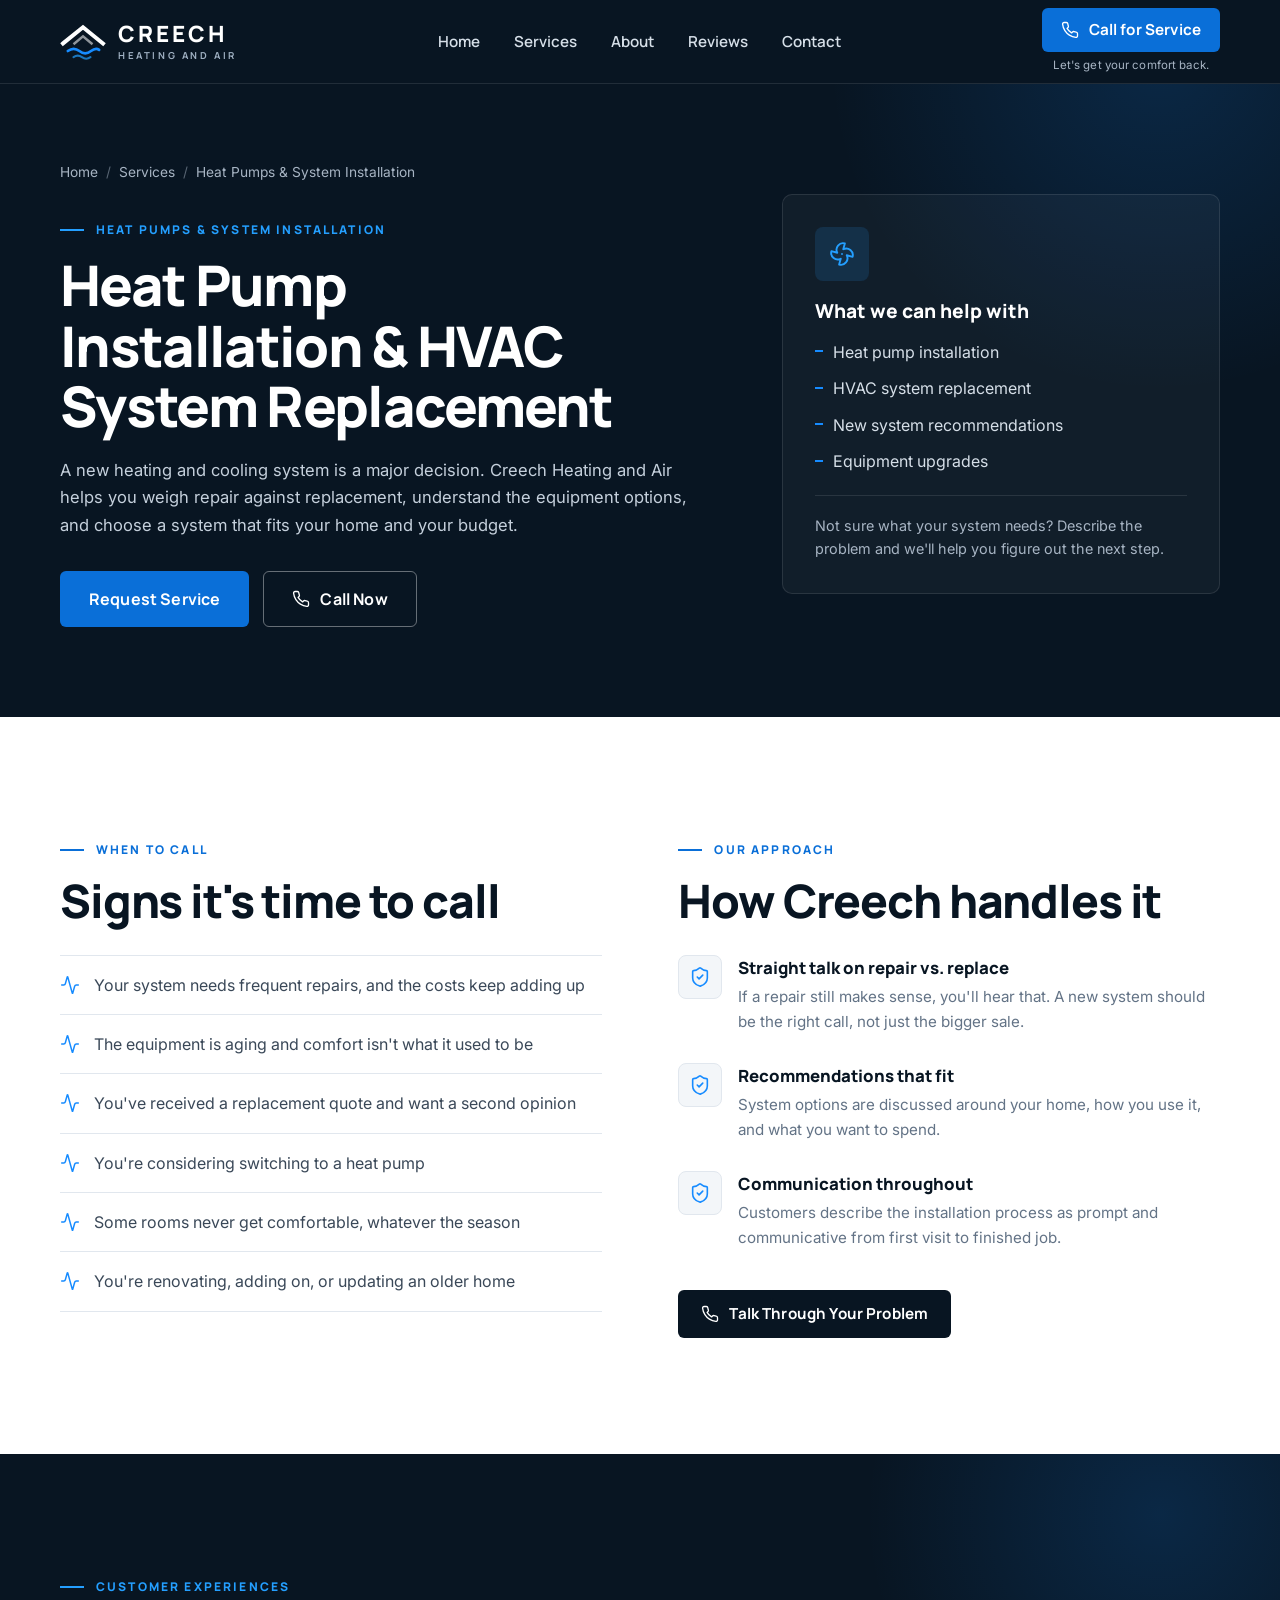
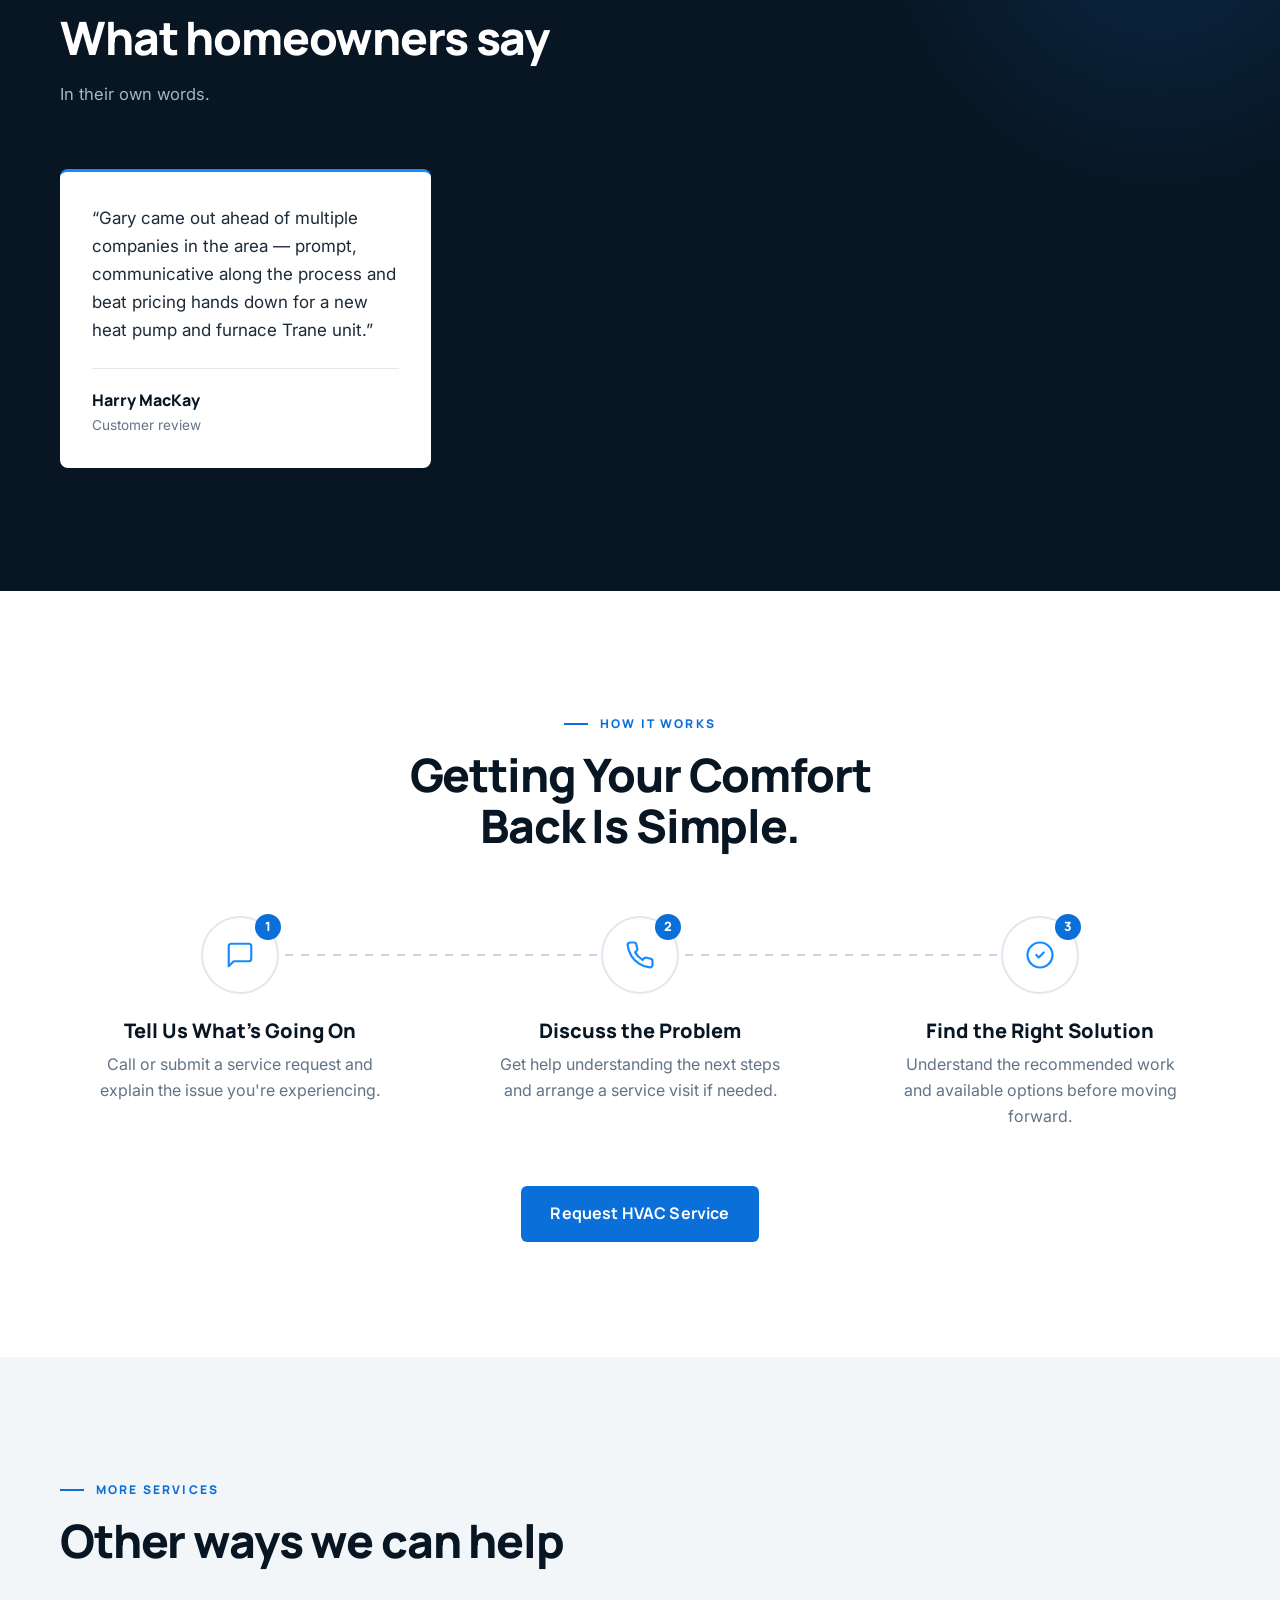
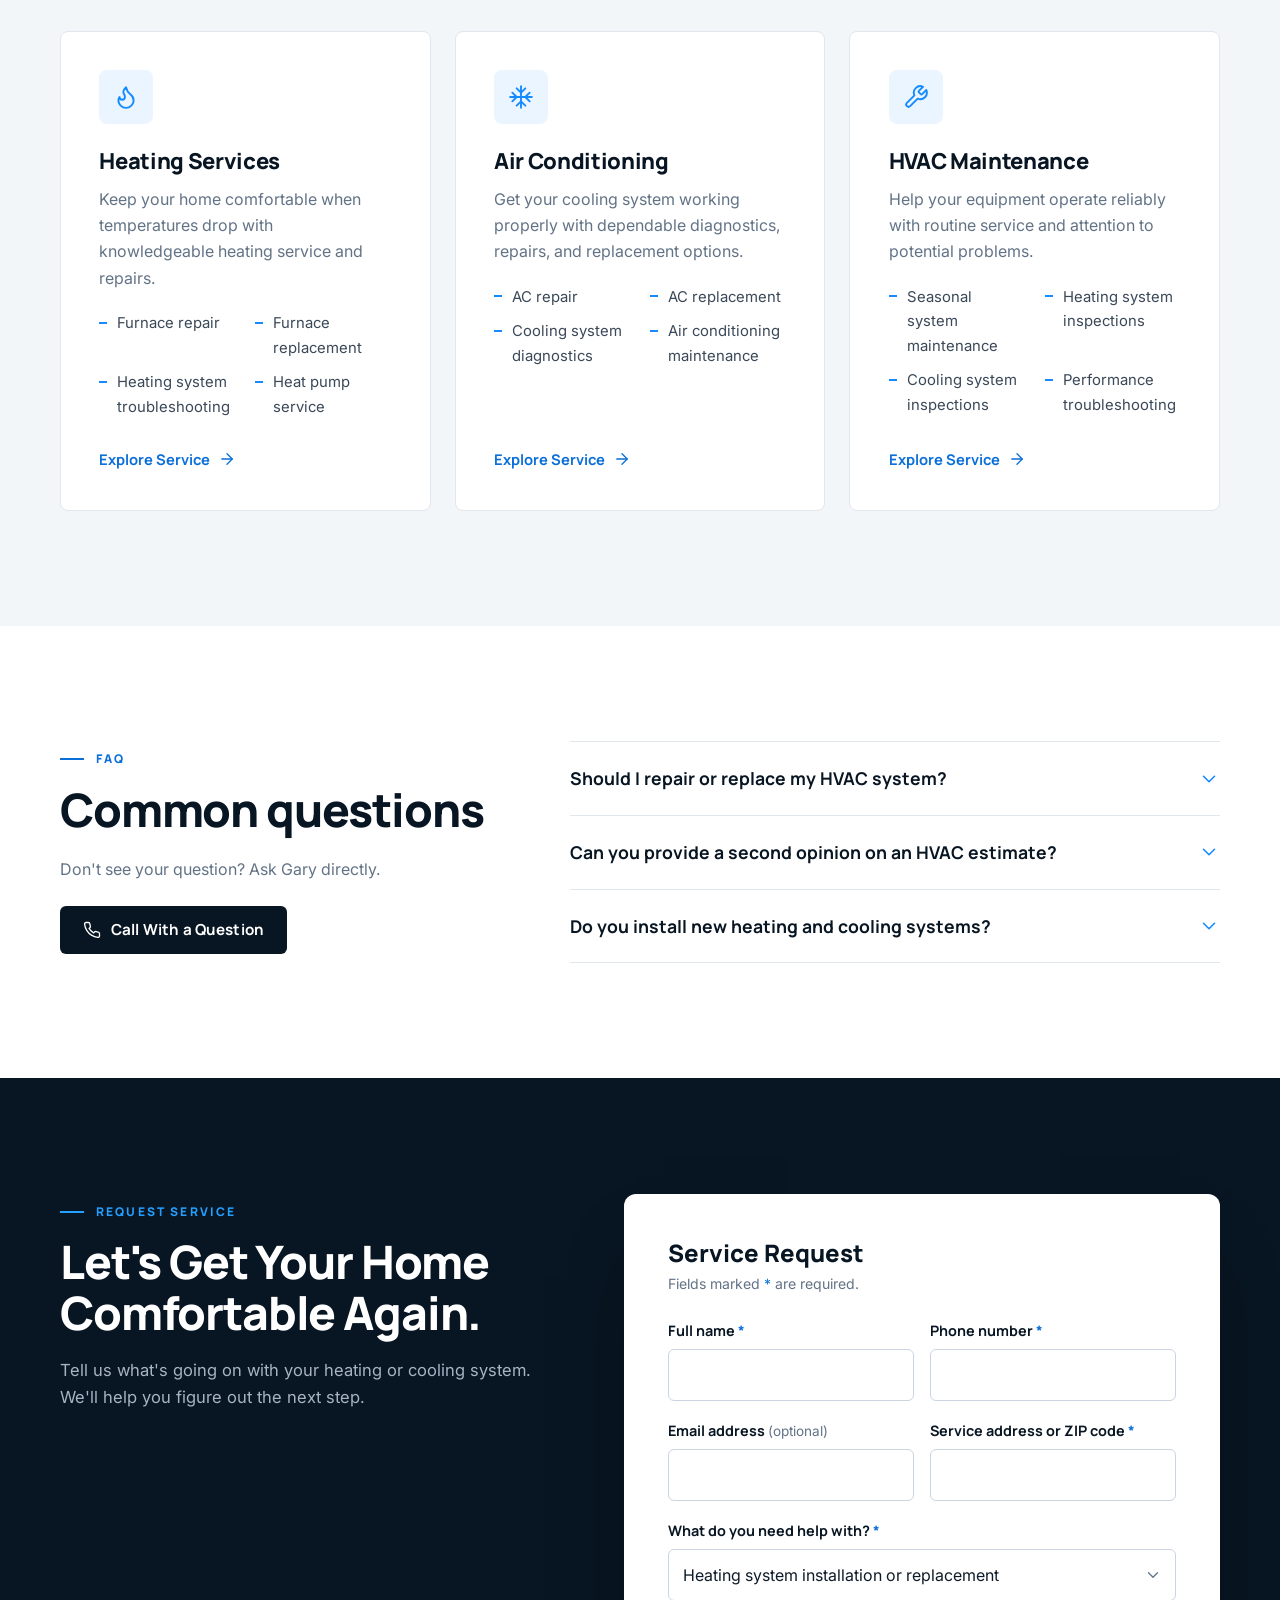
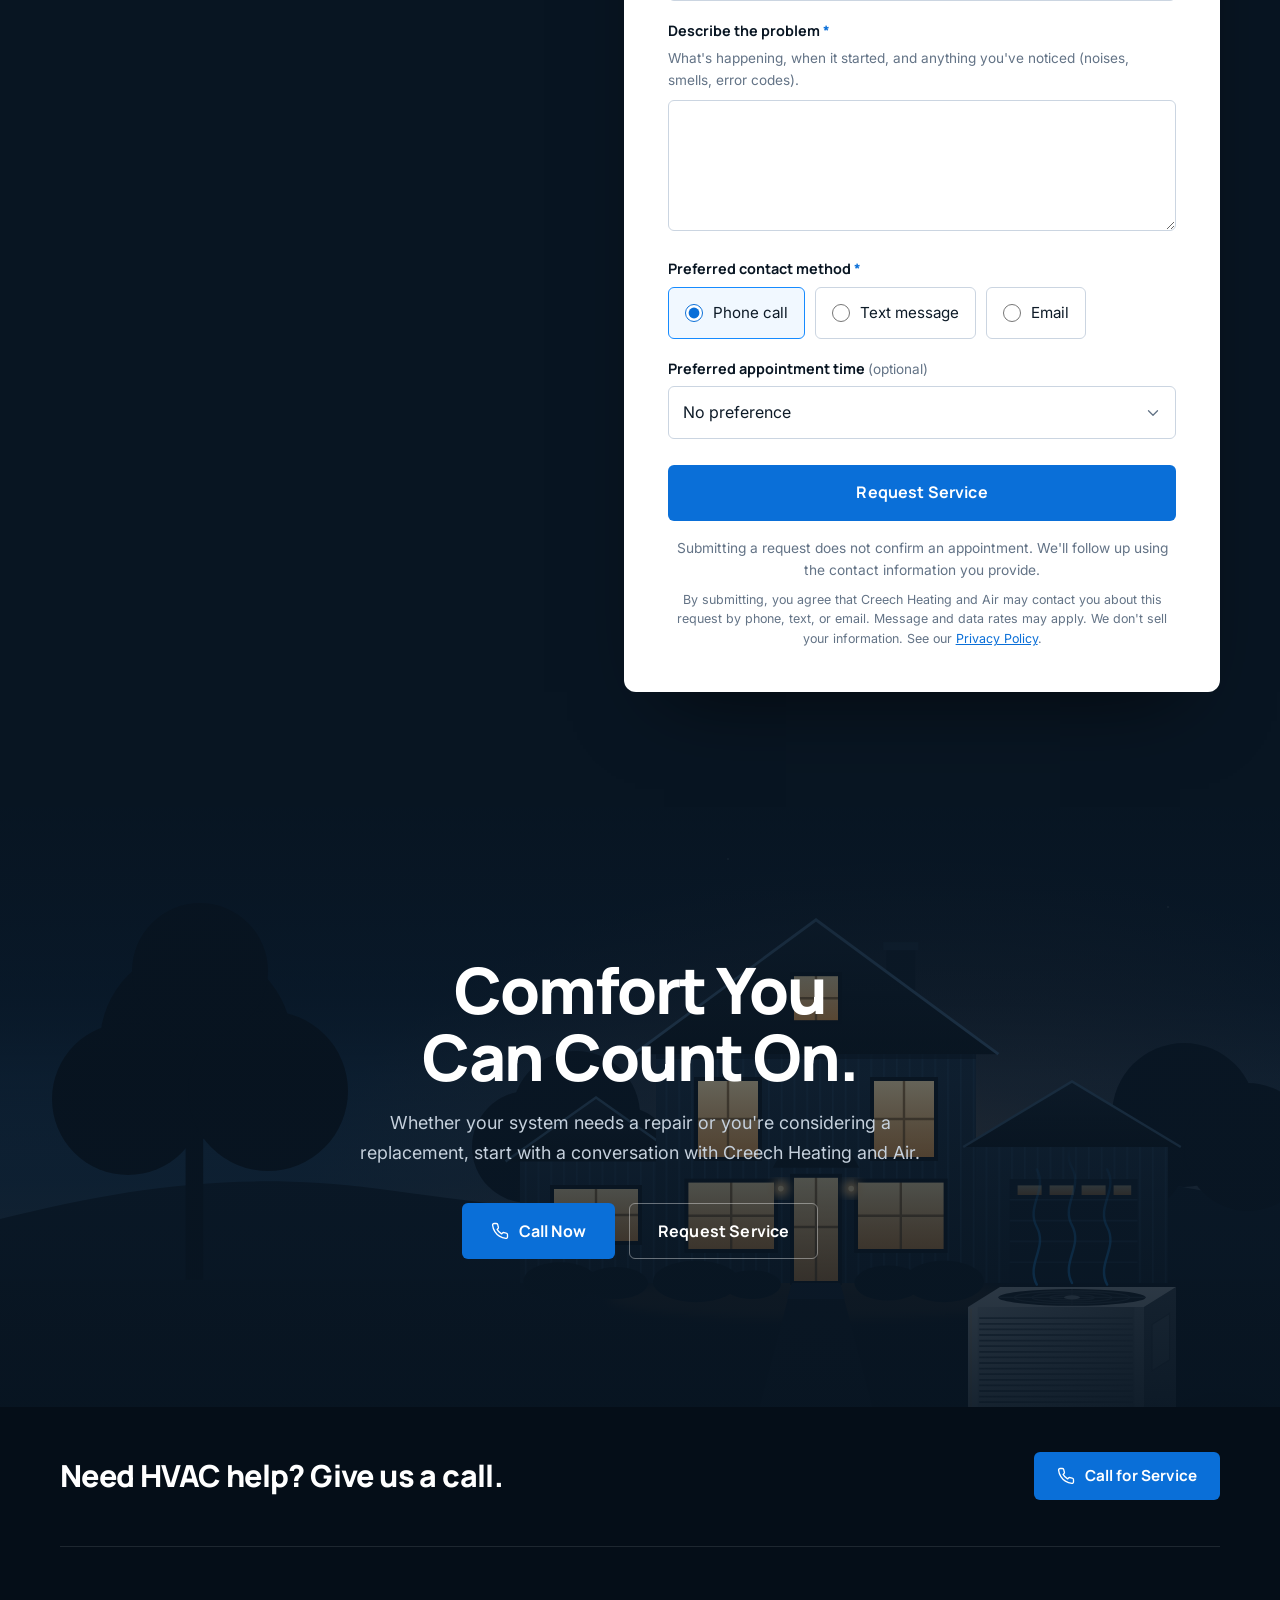
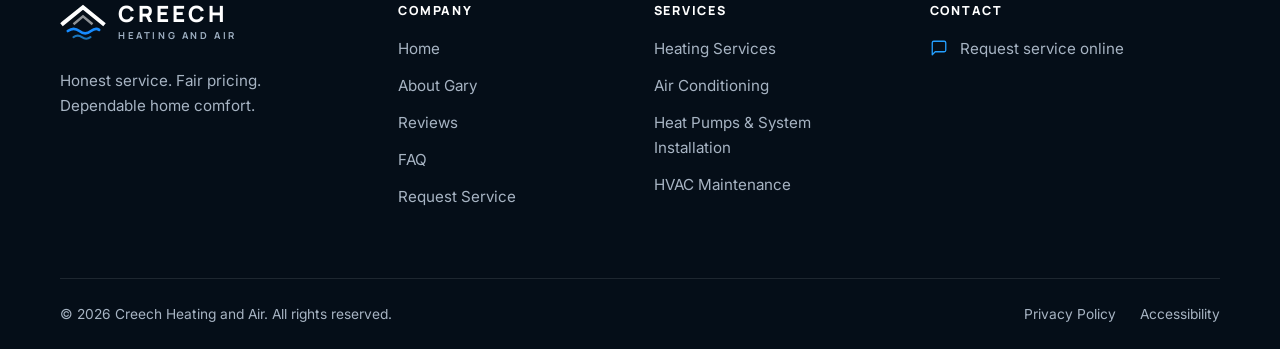
<file: services/heat-pumps-and-installation/index.html>
<!doctype html>
<html lang="en">
<head>
  <meta charset="utf-8">
  <meta name="viewport" content="width=device-width, initial-scale=1">
  <title>Heat Pump Installation &amp; HVAC Replacement | Creech Heating and Air</title>
  <meta name="description" content="Heat pump installation, HVAC system replacement, and honest new-system recommendations from Creech Heating and Air, sized to your home and budget.">
  
  
  <meta name="theme-color" content="#081522">

  <meta property="og:type" content="website">
  <meta property="og:site_name" content="Creech Heating and Air">
  <meta property="og:title" content="Heat Pump Installation &amp; HVAC Replacement | Creech Heating and Air">
  <meta property="og:description" content="Heat pump installation, HVAC system replacement, and honest new-system recommendations from Creech Heating and Air, sized to your home and budget.">
  <meta property="og:image" content="../../assets/og-image.png">
  <meta property="og:image:width" content="1200">
  <meta property="og:image:height" content="630">
  
  <meta name="twitter:card" content="summary_large_image">

  <link rel="icon" href="../../assets/favicon.svg" type="image/svg+xml">
  <link rel="apple-touch-icon" href="../../assets/apple-touch-icon.png">

  <link rel="preconnect" href="https://fonts.googleapis.com">
  <link rel="preconnect" href="https://fonts.gstatic.com" crossorigin>
  <link rel="stylesheet" href="https://fonts.googleapis.com/css2?family=Inter:wght@400;500;600&family=Manrope:wght@600;700;800&display=swap">
  <link rel="stylesheet" href="../../assets/styles.css">
  <script type="application/ld+json">{"@context":"https://schema.org","@type":"Service","serviceType":"Heat Pump Installation & HVAC System Replacement","description":"Heat pump installation, HVAC system replacement, and honest new-system recommendations from Creech Heating and Air, sized to your home and budget.","provider":{"@type":"HVACBusiness","name":"Creech Heating and Air"}}</script>
  <script type="application/ld+json">{"@context":"https://schema.org","@type":"FAQPage","mainEntity":[{"@type":"Question","name":"Should I repair or replace my HVAC system?","acceptedAnswer":{"@type":"Answer","text":"The right choice depends on the equipment's condition, the problem, repair costs, and your home's needs. Discuss the options with the technician before making a decision."}},{"@type":"Question","name":"Can you provide a second opinion on an HVAC estimate?","acceptedAnswer":{"@type":"Answer","text":"You can contact Creech Heating and Air to ask about reviewing your system's problem and discussing potential repair options."}},{"@type":"Question","name":"Do you install new heating and cooling systems?","acceptedAnswer":{"@type":"Answer","text":"Customer reviews mention new heat pump and furnace installations. Contact the company to confirm the equipment and installation options currently offered."}}]}</script>
  
</head>
<body>
  <a class="skip-link" href="#main">Skip to main content</a>
  
<header class="header" data-header>
  <div class="container header__inner">
    
<a href="../../index.html" class="logo " aria-label="Creech Heating and Air, home">
  
<svg class="logo__mark" viewBox="0 0 48 40" aria-hidden="true" focusable="false">
  <path d="M3 21.5 24 4.5l21 17" fill="none" stroke="currentColor" stroke-width="4.2" stroke-linejoin="miter" stroke-linecap="square"/>
  <path d="M15 21.5 24 14l9 7.5" fill="none" stroke="currentColor" stroke-width="2.6" stroke-linejoin="miter" stroke-linecap="square" opacity=".55"/>
  <path d="M8 29.5c4.2-3.2 8.2-3.2 12.2 0s8.2 3.2 12.2 0 6.8-2.6 8.6-1.2" fill="none" stroke="#168BFF" stroke-width="2.8" stroke-linecap="round"/>
  <path d="M14 36c3-2.2 5.9-2.2 8.9 0s5.9 2.2 8.9 0" fill="none" stroke="#249FFF" stroke-width="2.2" stroke-linecap="round" opacity=".7"/>
</svg>
  <span class="logo__text"><span class="logo__name">CREECH</span><span class="logo__sub">HEATING AND AIR</span></span>
</a>

    <nav class="nav" id="site-nav" aria-label="Main" data-nav>
      <ul class="nav__list">
        <li><a class="nav__link" href="../../index.html">Home</a></li><li><a class="nav__link" href="../../index.html#services">Services</a></li><li><a class="nav__link" href="../../index.html#about">About</a></li><li><a class="nav__link" href="#reviews">Reviews</a></li><li><a class="nav__link" href="#contact">Contact</a></li>
      </ul>
      <div class="nav__mobile-cta">
        <a class="btn btn--primary btn--block" href="#contact"><svg class="icon" viewBox="0 0 24 24" fill="none" stroke="currentColor" stroke-width="1.75" stroke-linecap="round" stroke-linejoin="round" aria-hidden="true" focusable="false"><path d="M22 16.92v3a2 2 0 0 1-2.18 2 19.79 19.79 0 0 1-8.63-3.07 19.5 19.5 0 0 1-6-6 19.79 19.79 0 0 1-3.07-8.67A2 2 0 0 1 4.11 2h3a2 2 0 0 1 2 1.72 12.84 12.84 0 0 0 .7 2.81 2 2 0 0 1-.45 2.11L8.09 9.91a16 16 0 0 0 6 6l1.27-1.27a2 2 0 0 1 2.11-.45 12.84 12.84 0 0 0 2.81.7A2 2 0 0 1 22 16.92z"/></svg> Call for Service</a>
        <a class="btn btn--ghost-light btn--block" href="#contact">Request Service</a>
      </div>
    </nav>

    <div class="header__cta">
      <a class="btn btn--primary header__call" href="#contact"><svg class="icon" viewBox="0 0 24 24" fill="none" stroke="currentColor" stroke-width="1.75" stroke-linecap="round" stroke-linejoin="round" aria-hidden="true" focusable="false"><path d="M22 16.92v3a2 2 0 0 1-2.18 2 19.79 19.79 0 0 1-8.63-3.07 19.5 19.5 0 0 1-6-6 19.79 19.79 0 0 1-3.07-8.67A2 2 0 0 1 4.11 2h3a2 2 0 0 1 2 1.72 12.84 12.84 0 0 0 .7 2.81 2 2 0 0 1-.45 2.11L8.09 9.91a16 16 0 0 0 6 6l1.27-1.27a2 2 0 0 1 2.11-.45 12.84 12.84 0 0 0 2.81.7A2 2 0 0 1 22 16.92z"/></svg><span>Call for Service</span></a>
      <span class="header__note">Let's get your comfort back.</span>
    </div>

    <button class="nav-toggle" type="button" aria-controls="site-nav" aria-expanded="false" data-nav-toggle>
      <span class="sr-only" data-nav-label>Open menu</span>
      <svg class="icon nav-toggle__open" viewBox="0 0 24 24" fill="none" stroke="currentColor" stroke-width="1.75" stroke-linecap="round" stroke-linejoin="round" aria-hidden="true" focusable="false"><path d="M4 7h16"/><path d="M4 12h16"/><path d="M4 17h16"/></svg><svg class="icon nav-toggle__close" viewBox="0 0 24 24" fill="none" stroke="currentColor" stroke-width="1.75" stroke-linecap="round" stroke-linejoin="round" aria-hidden="true" focusable="false"><path d="M18 6 6 18"/><path d="m6 6 12 12"/></svg>
    </button>
  </div>
</header>
  <main id="main" tabindex="-1">

<section class="page-hero" aria-labelledby="page-title">
  <div class="container page-hero__grid">
    <div>
      <nav class="breadcrumb" aria-label="Breadcrumb">
        <ol><li><a href="../../index.html">Home</a></li><li><a href="../../index.html#services">Services</a></li><li aria-current="page">Heat Pumps &amp; System Installation</li></ol>
      </nav>
      <p class="eyebrow eyebrow--light">Heat Pumps &amp; System Installation</p>
      <h1 class="page-hero__title" id="page-title">Heat Pump Installation &amp; HVAC System Replacement</h1>
      <p class="page-hero__lede">A new heating and cooling system is a major decision. Creech Heating and Air helps you weigh repair against replacement, understand the equipment options, and choose a system that fits your home and your budget.</p>
      <div class="hero__actions">
        <a class="btn btn--primary btn--lg" href="#contact">Request Service</a>
        <a class="btn btn--ghost-light btn--lg" href="#contact"><svg class="icon" viewBox="0 0 24 24" fill="none" stroke="currentColor" stroke-width="1.75" stroke-linecap="round" stroke-linejoin="round" aria-hidden="true" focusable="false"><path d="M22 16.92v3a2 2 0 0 1-2.18 2 19.79 19.79 0 0 1-8.63-3.07 19.5 19.5 0 0 1-6-6 19.79 19.79 0 0 1-3.07-8.67A2 2 0 0 1 4.11 2h3a2 2 0 0 1 2 1.72 12.84 12.84 0 0 0 .7 2.81 2 2 0 0 1-.45 2.11L8.09 9.91a16 16 0 0 0 6 6l1.27-1.27a2 2 0 0 1 2.11-.45 12.84 12.84 0 0 0 2.81.7A2 2 0 0 1 22 16.92z"/></svg> Call Now</a>
      </div>
    </div>
    <aside class="page-hero__card" aria-labelledby="help-with">
      <span class="service-card__icon"><svg class="icon" viewBox="0 0 24 24" fill="none" stroke="currentColor" stroke-width="1.75" stroke-linecap="round" stroke-linejoin="round" aria-hidden="true" focusable="false"><path d="M10.827 16.379a6.082 6.082 0 0 1-8.618-7.002l5.412 1.45a6.082 6.082 0 0 1 7.002-8.618l-1.45 5.412a6.082 6.082 0 0 1 8.618 7.002l-5.412-1.45a6.082 6.082 0 0 1-7.002 8.618l1.45-5.412Z"/><path d="M12 12v.01"/></svg></span>
      <h2 class="page-hero__card-title" id="help-with">What we can help with</h2>
      <ul class="service-card__list"><li>Heat pump installation</li><li>HVAC system replacement</li><li>New system recommendations</li><li>Equipment upgrades</li></ul>
      <p class="page-hero__card-note">Not sure what your system needs? Describe the problem and we'll help you figure out the next step.</p>
    </aside>
  </div>
</section>

<section class="section section--white" aria-labelledby="signs-title">
  <div class="container detail__grid">
    <div>
      
<div class="section-head">
  <p class="eyebrow">When to Call</p>
  <h2 class="section-title" id="signs-title">Signs it's time to call</h2>
  
</div>
      <ul class="signs"><li><svg class="icon" viewBox="0 0 24 24" fill="none" stroke="currentColor" stroke-width="1.75" stroke-linecap="round" stroke-linejoin="round" aria-hidden="true" focusable="false"><path d="M22 12h-2.48a2 2 0 0 0-1.93 1.46l-2.35 8.36a.25.25 0 0 1-.48 0L9.24 2.18a.25.25 0 0 0-.48 0l-2.35 8.36A2 2 0 0 1 4.49 12H2"/></svg><span>Your system needs frequent repairs, and the costs keep adding up</span></li><li><svg class="icon" viewBox="0 0 24 24" fill="none" stroke="currentColor" stroke-width="1.75" stroke-linecap="round" stroke-linejoin="round" aria-hidden="true" focusable="false"><path d="M22 12h-2.48a2 2 0 0 0-1.93 1.46l-2.35 8.36a.25.25 0 0 1-.48 0L9.24 2.18a.25.25 0 0 0-.48 0l-2.35 8.36A2 2 0 0 1 4.49 12H2"/></svg><span>The equipment is aging and comfort isn&#39;t what it used to be</span></li><li><svg class="icon" viewBox="0 0 24 24" fill="none" stroke="currentColor" stroke-width="1.75" stroke-linecap="round" stroke-linejoin="round" aria-hidden="true" focusable="false"><path d="M22 12h-2.48a2 2 0 0 0-1.93 1.46l-2.35 8.36a.25.25 0 0 1-.48 0L9.24 2.18a.25.25 0 0 0-.48 0l-2.35 8.36A2 2 0 0 1 4.49 12H2"/></svg><span>You&#39;ve received a replacement quote and want a second opinion</span></li><li><svg class="icon" viewBox="0 0 24 24" fill="none" stroke="currentColor" stroke-width="1.75" stroke-linecap="round" stroke-linejoin="round" aria-hidden="true" focusable="false"><path d="M22 12h-2.48a2 2 0 0 0-1.93 1.46l-2.35 8.36a.25.25 0 0 1-.48 0L9.24 2.18a.25.25 0 0 0-.48 0l-2.35 8.36A2 2 0 0 1 4.49 12H2"/></svg><span>You&#39;re considering switching to a heat pump</span></li><li><svg class="icon" viewBox="0 0 24 24" fill="none" stroke="currentColor" stroke-width="1.75" stroke-linecap="round" stroke-linejoin="round" aria-hidden="true" focusable="false"><path d="M22 12h-2.48a2 2 0 0 0-1.93 1.46l-2.35 8.36a.25.25 0 0 1-.48 0L9.24 2.18a.25.25 0 0 0-.48 0l-2.35 8.36A2 2 0 0 1 4.49 12H2"/></svg><span>Some rooms never get comfortable, whatever the season</span></li><li><svg class="icon" viewBox="0 0 24 24" fill="none" stroke="currentColor" stroke-width="1.75" stroke-linecap="round" stroke-linejoin="round" aria-hidden="true" focusable="false"><path d="M22 12h-2.48a2 2 0 0 0-1.93 1.46l-2.35 8.36a.25.25 0 0 1-.48 0L9.24 2.18a.25.25 0 0 0-.48 0l-2.35 8.36A2 2 0 0 1 4.49 12H2"/></svg><span>You&#39;re renovating, adding on, or updating an older home</span></li></ul>
    </div>
    <div>
      
<div class="section-head">
  <p class="eyebrow">Our Approach</p>
  <h2 class="section-title">How Creech handles it</h2>
  
</div>
      <ul class="values values--stacked">
        <li class="value"><span class="value__icon"><svg class="icon" viewBox="0 0 24 24" fill="none" stroke="currentColor" stroke-width="1.75" stroke-linecap="round" stroke-linejoin="round" aria-hidden="true" focusable="false"><path d="M20 13c0 5-3.5 7.5-7.66 8.95a1 1 0 0 1-.67-.01C7.5 20.5 4 18 4 13V6a1 1 0 0 1 1-1c2 0 4.5-1.2 6.24-2.72a1.17 1.17 0 0 1 1.52 0C14.51 3.81 17 5 19 5a1 1 0 0 1 1 1z"/><path d="m9 12 2 2 4-4"/></svg></span><div><h3 class="value__title">Straight talk on repair vs. replace</h3><p>If a repair still makes sense, you&#39;ll hear that. A new system should be the right call, not just the bigger sale.</p></div></li><li class="value"><span class="value__icon"><svg class="icon" viewBox="0 0 24 24" fill="none" stroke="currentColor" stroke-width="1.75" stroke-linecap="round" stroke-linejoin="round" aria-hidden="true" focusable="false"><path d="M20 13c0 5-3.5 7.5-7.66 8.95a1 1 0 0 1-.67-.01C7.5 20.5 4 18 4 13V6a1 1 0 0 1 1-1c2 0 4.5-1.2 6.24-2.72a1.17 1.17 0 0 1 1.52 0C14.51 3.81 17 5 19 5a1 1 0 0 1 1 1z"/><path d="m9 12 2 2 4-4"/></svg></span><div><h3 class="value__title">Recommendations that fit</h3><p>System options are discussed around your home, how you use it, and what you want to spend.</p></div></li><li class="value"><span class="value__icon"><svg class="icon" viewBox="0 0 24 24" fill="none" stroke="currentColor" stroke-width="1.75" stroke-linecap="round" stroke-linejoin="round" aria-hidden="true" focusable="false"><path d="M20 13c0 5-3.5 7.5-7.66 8.95a1 1 0 0 1-.67-.01C7.5 20.5 4 18 4 13V6a1 1 0 0 1 1-1c2 0 4.5-1.2 6.24-2.72a1.17 1.17 0 0 1 1.52 0C14.51 3.81 17 5 19 5a1 1 0 0 1 1 1z"/><path d="m9 12 2 2 4-4"/></svg></span><div><h3 class="value__title">Communication throughout</h3><p>Customers describe the installation process as prompt and communicative from first visit to finished job.</p></div></li>
      </ul>
      <a class="btn btn--dark" href="#contact"><svg class="icon" viewBox="0 0 24 24" fill="none" stroke="currentColor" stroke-width="1.75" stroke-linecap="round" stroke-linejoin="round" aria-hidden="true" focusable="false"><path d="M22 16.92v3a2 2 0 0 1-2.18 2 19.79 19.79 0 0 1-8.63-3.07 19.5 19.5 0 0 1-6-6 19.79 19.79 0 0 1-3.07-8.67A2 2 0 0 1 4.11 2h3a2 2 0 0 1 2 1.72 12.84 12.84 0 0 0 .7 2.81 2 2 0 0 1-.45 2.11L8.09 9.91a16 16 0 0 0 6 6l1.27-1.27a2 2 0 0 1 2.11-.45 12.84 12.84 0 0 0 2.81.7A2 2 0 0 1 22 16.92z"/></svg> Talk Through Your Problem</a>
    </div>
  </div>
</section>


<section class="section section--navy reviews" id="reviews" aria-labelledby="reviews-title">
  <div class="container">
    <div class="reviews__top">
      
<div class="section-head">
  <p class="eyebrow">Customer Experiences</p>
  <h2 class="section-title" id="reviews-title">What homeowners say</h2>
  <p class="section-lede">In their own words.</p>
</div>
      
    </div>
    <div class="reviews__track" data-carousel tabindex="0" role="region" aria-label="Customer reviews, scrollable">
      
<figure class="review-card">
  
  <blockquote><p>“Gary came out ahead of multiple companies in the area — prompt, communicative along the process and beat pricing hands down for a new heat pump and furnace Trane unit.”</p></blockquote>
  <figcaption>
    <span class="review-card__name">Harry MacKay</span>
    <span class="review-card__meta">Customer review</span>
  </figcaption>
</figure>
    </div>
    
  </div>
</section>


<section class="section section--white process" aria-labelledby="process-title">
  <div class="container">
    
<div class="section-head section-head--center">
  <p class="eyebrow">How It Works</p>
  <h2 class="section-title" id="process-title">Getting Your Comfort Back Is Simple.</h2>
  
</div>
    <ol class="steps">
      
      <li class="step">
        <span class="step__badge"><span class="step__num">1</span><svg class="icon step__icon" viewBox="0 0 24 24" fill="none" stroke="currentColor" stroke-width="1.75" stroke-linecap="round" stroke-linejoin="round" aria-hidden="true" focusable="false"><path d="M21 15a2 2 0 0 1-2 2H7l-4 4V5a2 2 0 0 1 2-2h14a2 2 0 0 1 2 2z"/></svg></span>
        <h3 class="step__title">Tell Us What's Going On</h3>
        <p>Call or submit a service request and explain the issue you're experiencing.</p>
      </li>
      <li class="step">
        <span class="step__badge"><span class="step__num">2</span><svg class="icon step__icon" viewBox="0 0 24 24" fill="none" stroke="currentColor" stroke-width="1.75" stroke-linecap="round" stroke-linejoin="round" aria-hidden="true" focusable="false"><path d="M22 16.92v3a2 2 0 0 1-2.18 2 19.79 19.79 0 0 1-8.63-3.07 19.5 19.5 0 0 1-6-6 19.79 19.79 0 0 1-3.07-8.67A2 2 0 0 1 4.11 2h3a2 2 0 0 1 2 1.72 12.84 12.84 0 0 0 .7 2.81 2 2 0 0 1-.45 2.11L8.09 9.91a16 16 0 0 0 6 6l1.27-1.27a2 2 0 0 1 2.11-.45 12.84 12.84 0 0 0 2.81.7A2 2 0 0 1 22 16.92z"/></svg></span>
        <h3 class="step__title">Discuss the Problem</h3>
        <p>Get help understanding the next steps and arrange a service visit if needed.</p>
      </li>
      <li class="step">
        <span class="step__badge"><span class="step__num">3</span><svg class="icon step__icon" viewBox="0 0 24 24" fill="none" stroke="currentColor" stroke-width="1.75" stroke-linecap="round" stroke-linejoin="round" aria-hidden="true" focusable="false"><circle cx="12" cy="12" r="10"/><path d="m9 12 2 2 4-4"/></svg></span>
        <h3 class="step__title">Find the Right Solution</h3>
        <p>Understand the recommended work and available options before moving forward.</p>
      </li>
    </ol>
    <div class="center">
      <a class="btn btn--primary btn--lg" href="#contact">Request HVAC Service</a>
    </div>
  </div>
</section>

<section class="section section--gray" aria-labelledby="more-title">
  <div class="container">
    
<div class="section-head">
  <p class="eyebrow">More Services</p>
  <h2 class="section-title" id="more-title">Other ways we can help</h2>
  
</div>
    <div class="service-grid service-grid--three">
<article class="service-card">
  <span class="service-card__icon"><svg class="icon" viewBox="0 0 24 24" fill="none" stroke="currentColor" stroke-width="1.75" stroke-linecap="round" stroke-linejoin="round" aria-hidden="true" focusable="false"><path d="M8.5 14.5A2.5 2.5 0 0 0 11 12c0-1.38-.5-2-1-3-1.072-2.143-.224-4.054 2-6 .5 2.5 2 4.9 4 6.5 2 1.6 3 3.5 3 5.5a7 7 0 1 1-14 0c0-1.153.433-2.294 1-3a2.5 2.5 0 0 0 2.5 2.5z"/></svg></span>
  <h3 class="service-card__title"><a class="service-card__link" href="../../services/heating/index.html">Heating Services</a></h3>
  <p class="service-card__text">Keep your home comfortable when temperatures drop with knowledgeable heating service and repairs.</p>
  <ul class="service-card__list"><li>Furnace repair</li><li>Furnace replacement</li><li>Heating system troubleshooting</li><li>Heat pump service</li></ul>
  <span class="service-card__more" aria-hidden="true">Explore Service <svg class="icon" viewBox="0 0 24 24" fill="none" stroke="currentColor" stroke-width="1.75" stroke-linecap="round" stroke-linejoin="round" aria-hidden="true" focusable="false"><path d="M5 12h14"/><path d="m12 5 7 7-7 7"/></svg></span>
</article>
<article class="service-card">
  <span class="service-card__icon"><svg class="icon" viewBox="0 0 24 24" fill="none" stroke="currentColor" stroke-width="1.75" stroke-linecap="round" stroke-linejoin="round" aria-hidden="true" focusable="false"><path d="M2 12h20"/><path d="M12 2v20"/><path d="m20 16-4-4 4-4"/><path d="m4 8 4 4-4 4"/><path d="m16 4-4 4-4-4"/><path d="m8 20 4-4 4 4"/></svg></span>
  <h3 class="service-card__title"><a class="service-card__link" href="../../services/air-conditioning/index.html">Air Conditioning</a></h3>
  <p class="service-card__text">Get your cooling system working properly with dependable diagnostics, repairs, and replacement options.</p>
  <ul class="service-card__list"><li>AC repair</li><li>AC replacement</li><li>Cooling system diagnostics</li><li>Air conditioning maintenance</li></ul>
  <span class="service-card__more" aria-hidden="true">Explore Service <svg class="icon" viewBox="0 0 24 24" fill="none" stroke="currentColor" stroke-width="1.75" stroke-linecap="round" stroke-linejoin="round" aria-hidden="true" focusable="false"><path d="M5 12h14"/><path d="m12 5 7 7-7 7"/></svg></span>
</article>
<article class="service-card">
  <span class="service-card__icon"><svg class="icon" viewBox="0 0 24 24" fill="none" stroke="currentColor" stroke-width="1.75" stroke-linecap="round" stroke-linejoin="round" aria-hidden="true" focusable="false"><path d="M14.7 6.3a1 1 0 0 0 0 1.4l1.6 1.6a1 1 0 0 0 1.4 0l3.77-3.77a6 6 0 0 1-7.94 7.94l-6.91 6.91a2.12 2.12 0 0 1-3-3l6.91-6.91a6 6 0 0 1 7.94-7.94l-3.76 3.76z"/></svg></span>
  <h3 class="service-card__title"><a class="service-card__link" href="../../services/hvac-maintenance/index.html">HVAC Maintenance</a></h3>
  <p class="service-card__text">Help your equipment operate reliably with routine service and attention to potential problems.</p>
  <ul class="service-card__list"><li>Seasonal system maintenance</li><li>Heating system inspections</li><li>Cooling system inspections</li><li>Performance troubleshooting</li></ul>
  <span class="service-card__more" aria-hidden="true">Explore Service <svg class="icon" viewBox="0 0 24 24" fill="none" stroke="currentColor" stroke-width="1.75" stroke-linecap="round" stroke-linejoin="round" aria-hidden="true" focusable="false"><path d="M5 12h14"/><path d="m12 5 7 7-7 7"/></svg></span>
</article></div>
  </div>
</section>


<section class="section section--white faq" id="faq" aria-labelledby="faq-title">
  <div class="container faq__grid">
    <div>
      
<div class="section-head">
  <p class="eyebrow">FAQ</p>
  <h2 class="section-title" id="faq-title">Common questions</h2>
  
</div>
      <p class="faq__help">Don't see your question? Ask Gary directly.</p>
      <a class="btn btn--dark" href="#contact"><svg class="icon" viewBox="0 0 24 24" fill="none" stroke="currentColor" stroke-width="1.75" stroke-linecap="round" stroke-linejoin="round" aria-hidden="true" focusable="false"><path d="M22 16.92v3a2 2 0 0 1-2.18 2 19.79 19.79 0 0 1-8.63-3.07 19.5 19.5 0 0 1-6-6 19.79 19.79 0 0 1-3.07-8.67A2 2 0 0 1 4.11 2h3a2 2 0 0 1 2 1.72 12.84 12.84 0 0 0 .7 2.81 2 2 0 0 1-.45 2.11L8.09 9.91a16 16 0 0 0 6 6l1.27-1.27a2 2 0 0 1 2.11-.45 12.84 12.84 0 0 0 2.81.7A2 2 0 0 1 22 16.92z"/></svg> Call With a Question</a>
    </div>
    <div class="faq__list">
      
      <details class="faq__item">
        <summary><span>Should I repair or replace my HVAC system?</span><svg class="icon faq__chev" viewBox="0 0 24 24" fill="none" stroke="currentColor" stroke-width="1.75" stroke-linecap="round" stroke-linejoin="round" aria-hidden="true" focusable="false"><path d="m6 9 6 6 6-6"/></svg></summary>
        <div class="faq__answer"><p>The right choice depends on the equipment&#39;s condition, the problem, repair costs, and your home&#39;s needs. Discuss the options with the technician before making a decision.</p></div>
      </details>
      <details class="faq__item">
        <summary><span>Can you provide a second opinion on an HVAC estimate?</span><svg class="icon faq__chev" viewBox="0 0 24 24" fill="none" stroke="currentColor" stroke-width="1.75" stroke-linecap="round" stroke-linejoin="round" aria-hidden="true" focusable="false"><path d="m6 9 6 6 6-6"/></svg></summary>
        <div class="faq__answer"><p>You can contact Creech Heating and Air to ask about reviewing your system&#39;s problem and discussing potential repair options.</p></div>
      </details>
      <details class="faq__item">
        <summary><span>Do you install new heating and cooling systems?</span><svg class="icon faq__chev" viewBox="0 0 24 24" fill="none" stroke="currentColor" stroke-width="1.75" stroke-linecap="round" stroke-linejoin="round" aria-hidden="true" focusable="false"><path d="m6 9 6 6 6-6"/></svg></summary>
        <div class="faq__answer"><p>Customer reviews mention new heat pump and furnace installations. Contact the company to confirm the equipment and installation options currently offered.</p></div>
      </details>
    </div>
  </div>
</section>


<section class="section section--navy contact" id="contact" aria-labelledby="contact-title">
  <div class="container contact__grid">
    <div class="contact__intro">
      <p class="eyebrow eyebrow--light">Request Service</p>
      <h2 class="section-title" id="contact-title">Let's Get Your Home Comfortable Again.</h2>
      <p class="section-lede">Tell us what's going on with your heating or cooling system. We'll help you figure out the next step.</p>

      
      
    </div>

    <div class="form-card" data-form-card>
      <form class="form" novalidate data-request-form
        data-endpoint=""
        data-hidden='{}'
        data-phone="">
        <h3 class="form__title">Service Request</h3>
        <p class="form__intro">Fields marked <span class="field__req" aria-hidden="true">*</span><span class="sr-only">with an asterisk</span> are required.</p>

        <div class="form-alert form-alert--error" data-form-error tabindex="-1" hidden></div>

        <div class="form__row">
          
<div class="field" data-field>
  <label class="field__label" for="f-name">Full name <span class="field__req" aria-hidden="true">*</span></label>
  
  <input id="f-name" name="name" type="text" autocomplete="name" required aria-describedby="f-name-error">
  <p class="field__error" id="f-name-error" data-error hidden></p>
</div>
          
<div class="field" data-field>
  <label class="field__label" for="f-phone">Phone number <span class="field__req" aria-hidden="true">*</span></label>
  
  <input id="f-phone" name="phone" type="tel" autocomplete="tel" inputmode="tel" required aria-describedby="f-phone-error">
  <p class="field__error" id="f-phone-error" data-error hidden></p>
</div>
        </div>
        <div class="form__row">
          
<div class="field" data-field>
  <label class="field__label" for="f-email">Email address <span class="field__opt">(optional)</span></label>
  
  <input id="f-email" name="email" type="email" autocomplete="email" aria-describedby="f-email-error">
  <p class="field__error" id="f-email-error" data-error hidden></p>
</div>
          
<div class="field" data-field>
  <label class="field__label" for="f-location">Service address or ZIP code <span class="field__req" aria-hidden="true">*</span></label>
  
  <input id="f-location" name="location" type="text" autocomplete="street-address" required aria-describedby="f-location-error">
  <p class="field__error" id="f-location-error" data-error hidden></p>
</div>
        </div>

        
<div class="field" data-field>
  <label class="field__label" for="f-service">What do you need help with? <span class="field__req" aria-hidden="true">*</span></label>
  
  <div class="select"><select id="f-service" name="service" required aria-describedby="f-service-error">
            <option value="" disabled>Choose one</option>
            <option>Furnace repair</option><option>Air conditioning repair</option><option selected>Heating system installation or replacement</option><option>AC installation or replacement</option><option>Heat pump service</option><option>Maintenance</option><option>Other</option>
          </select><svg class="icon" viewBox="0 0 24 24" fill="none" stroke="currentColor" stroke-width="1.75" stroke-linecap="round" stroke-linejoin="round" aria-hidden="true" focusable="false"><path d="m6 9 6 6 6-6"/></svg></div>
  <p class="field__error" id="f-service-error" data-error hidden></p>
</div>

        
<div class="field" data-field>
  <label class="field__label" for="f-message">Describe the problem <span class="field__req" aria-hidden="true">*</span></label>
  <p class="field__hint" id="f-message-hint">What's happening, when it started, and anything you've noticed (noises, smells, error codes).</p>
  <textarea id="f-message" name="message" rows="4" required aria-describedby="f-message-hint f-message-error"></textarea>
  <p class="field__error" id="f-message-error" data-error hidden></p>
</div>

        <fieldset class="field field--choice" data-field>
          <legend class="field__label">Preferred contact method <span class="field__req" aria-hidden="true">*</span></legend>
          <div class="choices">
            <label class="choice"><input type="radio" name="contactMethod" value="Phone call" checked> <span>Phone call</span></label>
            <label class="choice"><input type="radio" name="contactMethod" value="Text message"> <span>Text message</span></label>
            <label class="choice"><input type="radio" name="contactMethod" value="Email"> <span>Email</span></label>
          </div>
          <p class="field__error" id="f-method-error" data-error hidden></p>
        </fieldset>

        
<div class="field" data-field>
  <label class="field__label" for="f-time">Preferred appointment time <span class="field__opt">(optional)</span></label>
  
  <div class="select"><select id="f-time" name="preferredTime">
            <option value="">No preference</option>
            <option>Morning</option>
            <option>Afternoon</option>
          </select><svg class="icon" viewBox="0 0 24 24" fill="none" stroke="currentColor" stroke-width="1.75" stroke-linecap="round" stroke-linejoin="round" aria-hidden="true" focusable="false"><path d="m6 9 6 6 6-6"/></svg></div>
  <p class="field__error" id="f-time-error" data-error hidden></p>
</div>

        <!-- Spam trap: hidden from people, filled in by bots -->
        <div class="hp" aria-hidden="true"><label for="f-website">Website</label><input id="f-website" name="website" type="text" tabindex="-1" autocomplete="off"></div>

        <button class="btn btn--primary btn--lg btn--block" type="submit" data-submit>
          <span data-submit-label>Request Service</span>
        </button>

        <p class="form__note">Submitting a request does not confirm an appointment. We'll follow up using the contact information you provide.</p>
        <p class="form__legal">By submitting, you agree that Creech Heating and Air may contact you about this request by phone, text, or email. Message and data rates may apply. We don't sell your information. See our <a href="../../privacy-policy/index.html">Privacy Policy</a>.</p>
      </form>

      <div class="form-success" data-form-success tabindex="-1" hidden>
        <span class="form-success__icon"><svg class="icon" viewBox="0 0 24 24" fill="none" stroke="currentColor" stroke-width="1.75" stroke-linecap="round" stroke-linejoin="round" aria-hidden="true" focusable="false"><circle cx="12" cy="12" r="10"/><path d="m9 12 2 2 4-4"/></svg></span>
        <h3>Your request was sent.</h3>
        <p data-success-text>Thanks for reaching out. We'll follow up using the contact information you provided.</p>
        <p class="form-success__small">Submitting a request does not confirm an appointment.</p>
        
      </div>
    </div>
  </div>
</section>


<section class="banner" aria-labelledby="banner-title">
  <div class="banner__media"><img class=" is-illustration" src="../../assets/images/home-dusk.svg" alt="Illustration of a comfortable home at sunset" loading="lazy" decoding="async" width="1600" height="1000"></div>
  <div class="banner__shade" aria-hidden="true"></div>
  <div class="container banner__content">
    <h2 class="banner__title" id="banner-title">Comfort You Can Count On.</h2>
    <p>Whether your system needs a repair or you're considering a replacement, start with a conversation with Creech Heating and Air.</p>
    <div class="banner__actions">
      <a class="btn btn--primary btn--lg" href="#contact"><svg class="icon" viewBox="0 0 24 24" fill="none" stroke="currentColor" stroke-width="1.75" stroke-linecap="round" stroke-linejoin="round" aria-hidden="true" focusable="false"><path d="M22 16.92v3a2 2 0 0 1-2.18 2 19.79 19.79 0 0 1-8.63-3.07 19.5 19.5 0 0 1-6-6 19.79 19.79 0 0 1-3.07-8.67A2 2 0 0 1 4.11 2h3a2 2 0 0 1 2 1.72 12.84 12.84 0 0 0 .7 2.81 2 2 0 0 1-.45 2.11L8.09 9.91a16 16 0 0 0 6 6l1.27-1.27a2 2 0 0 1 2.11-.45 12.84 12.84 0 0 0 2.81.7A2 2 0 0 1 22 16.92z"/></svg> Call Now</a>
      <a class="btn btn--ghost-light btn--lg" href="#contact">Request Service</a>
    </div>
  </div>
</section>
  </main>
  
<footer class="footer">
  <div class="container">
    <div class="footer__cta">
      <p class="footer__cta-text">Need HVAC help? Give us a call.</p>
      <a class="btn btn--primary" href="#contact"><svg class="icon" viewBox="0 0 24 24" fill="none" stroke="currentColor" stroke-width="1.75" stroke-linecap="round" stroke-linejoin="round" aria-hidden="true" focusable="false"><path d="M22 16.92v3a2 2 0 0 1-2.18 2 19.79 19.79 0 0 1-8.63-3.07 19.5 19.5 0 0 1-6-6 19.79 19.79 0 0 1-3.07-8.67A2 2 0 0 1 4.11 2h3a2 2 0 0 1 2 1.72 12.84 12.84 0 0 0 .7 2.81 2 2 0 0 1-.45 2.11L8.09 9.91a16 16 0 0 0 6 6l1.27-1.27a2 2 0 0 1 2.11-.45 12.84 12.84 0 0 0 2.81.7A2 2 0 0 1 22 16.92z"/></svg> Call for Service</a>
    </div>

    <div class="footer__grid">
      <div class="footer__brand">
        
<a href="../../index.html" class="logo logo--footer" aria-label="Creech Heating and Air, home">
  
<svg class="logo__mark" viewBox="0 0 48 40" aria-hidden="true" focusable="false">
  <path d="M3 21.5 24 4.5l21 17" fill="none" stroke="currentColor" stroke-width="4.2" stroke-linejoin="miter" stroke-linecap="square"/>
  <path d="M15 21.5 24 14l9 7.5" fill="none" stroke="currentColor" stroke-width="2.6" stroke-linejoin="miter" stroke-linecap="square" opacity=".55"/>
  <path d="M8 29.5c4.2-3.2 8.2-3.2 12.2 0s8.2 3.2 12.2 0 6.8-2.6 8.6-1.2" fill="none" stroke="#168BFF" stroke-width="2.8" stroke-linecap="round"/>
  <path d="M14 36c3-2.2 5.9-2.2 8.9 0s5.9 2.2 8.9 0" fill="none" stroke="#249FFF" stroke-width="2.2" stroke-linecap="round" opacity=".7"/>
</svg>
  <span class="logo__text"><span class="logo__name">CREECH</span><span class="logo__sub">HEATING AND AIR</span></span>
</a>
        <p>Honest service. Fair pricing. Dependable home comfort.</p>
        
      </div>

      <nav class="footer__col" aria-label="Footer">
        <h2 class="footer__title">Company</h2>
        <ul>
          <li><a href="../../index.html">Home</a></li>
          <li><a href="../../index.html#about">About Gary</a></li>
          <li><a href="#reviews">Reviews</a></li>
          <li><a href="#faq">FAQ</a></li>
          <li><a href="#contact">Request Service</a></li>
        </ul>
      </nav>

      <nav class="footer__col" aria-label="Services">
        <h2 class="footer__title">Services</h2>
        <ul>
          <li><a href="../../services/heating/index.html">Heating Services</a></li><li><a href="../../services/air-conditioning/index.html">Air Conditioning</a></li><li><a href="../../services/heat-pumps-and-installation/index.html">Heat Pumps &amp; System Installation</a></li><li><a href="../../services/hvac-maintenance/index.html">HVAC Maintenance</a></li>
        </ul>
      </nav>

      <div class="footer__col">
        <h2 class="footer__title">Contact</h2>
        <ul class="footer__contact">
          <li><svg class="icon" viewBox="0 0 24 24" fill="none" stroke="currentColor" stroke-width="1.75" stroke-linecap="round" stroke-linejoin="round" aria-hidden="true" focusable="false"><path d="M21 15a2 2 0 0 1-2 2H7l-4 4V5a2 2 0 0 1 2-2h14a2 2 0 0 1 2 2z"/></svg><a href="#contact">Request service online</a></li>
        </ul>
      </div>
    </div>

    <div class="footer__base">
      <p>© <span data-year>2026</span> Creech Heating and Air. All rights reserved.</p>
      <ul>
        <li><a href="../../privacy-policy/index.html">Privacy Policy</a></li>
        <li><a href="../../accessibility/index.html">Accessibility</a></li>
      </ul>
    </div>
  </div>
</footer>
  
<div class="mobile-bar" data-mobile-bar>
  <a class="btn btn--primary" href="#contact"><svg class="icon" viewBox="0 0 24 24" fill="none" stroke="currentColor" stroke-width="1.75" stroke-linecap="round" stroke-linejoin="round" aria-hidden="true" focusable="false"><path d="M22 16.92v3a2 2 0 0 1-2.18 2 19.79 19.79 0 0 1-8.63-3.07 19.5 19.5 0 0 1-6-6 19.79 19.79 0 0 1-3.07-8.67A2 2 0 0 1 4.11 2h3a2 2 0 0 1 2 1.72 12.84 12.84 0 0 0 .7 2.81 2 2 0 0 1-.45 2.11L8.09 9.91a16 16 0 0 0 6 6l1.27-1.27a2 2 0 0 1 2.11-.45 12.84 12.84 0 0 0 2.81.7A2 2 0 0 1 22 16.92z"/></svg> Call Now</a>
  <a class="btn btn--ghost-light" href="#contact">Request Service</a>
</div>
  <script src="../../assets/main.js" defer></script>
</body>
</html>
</file>
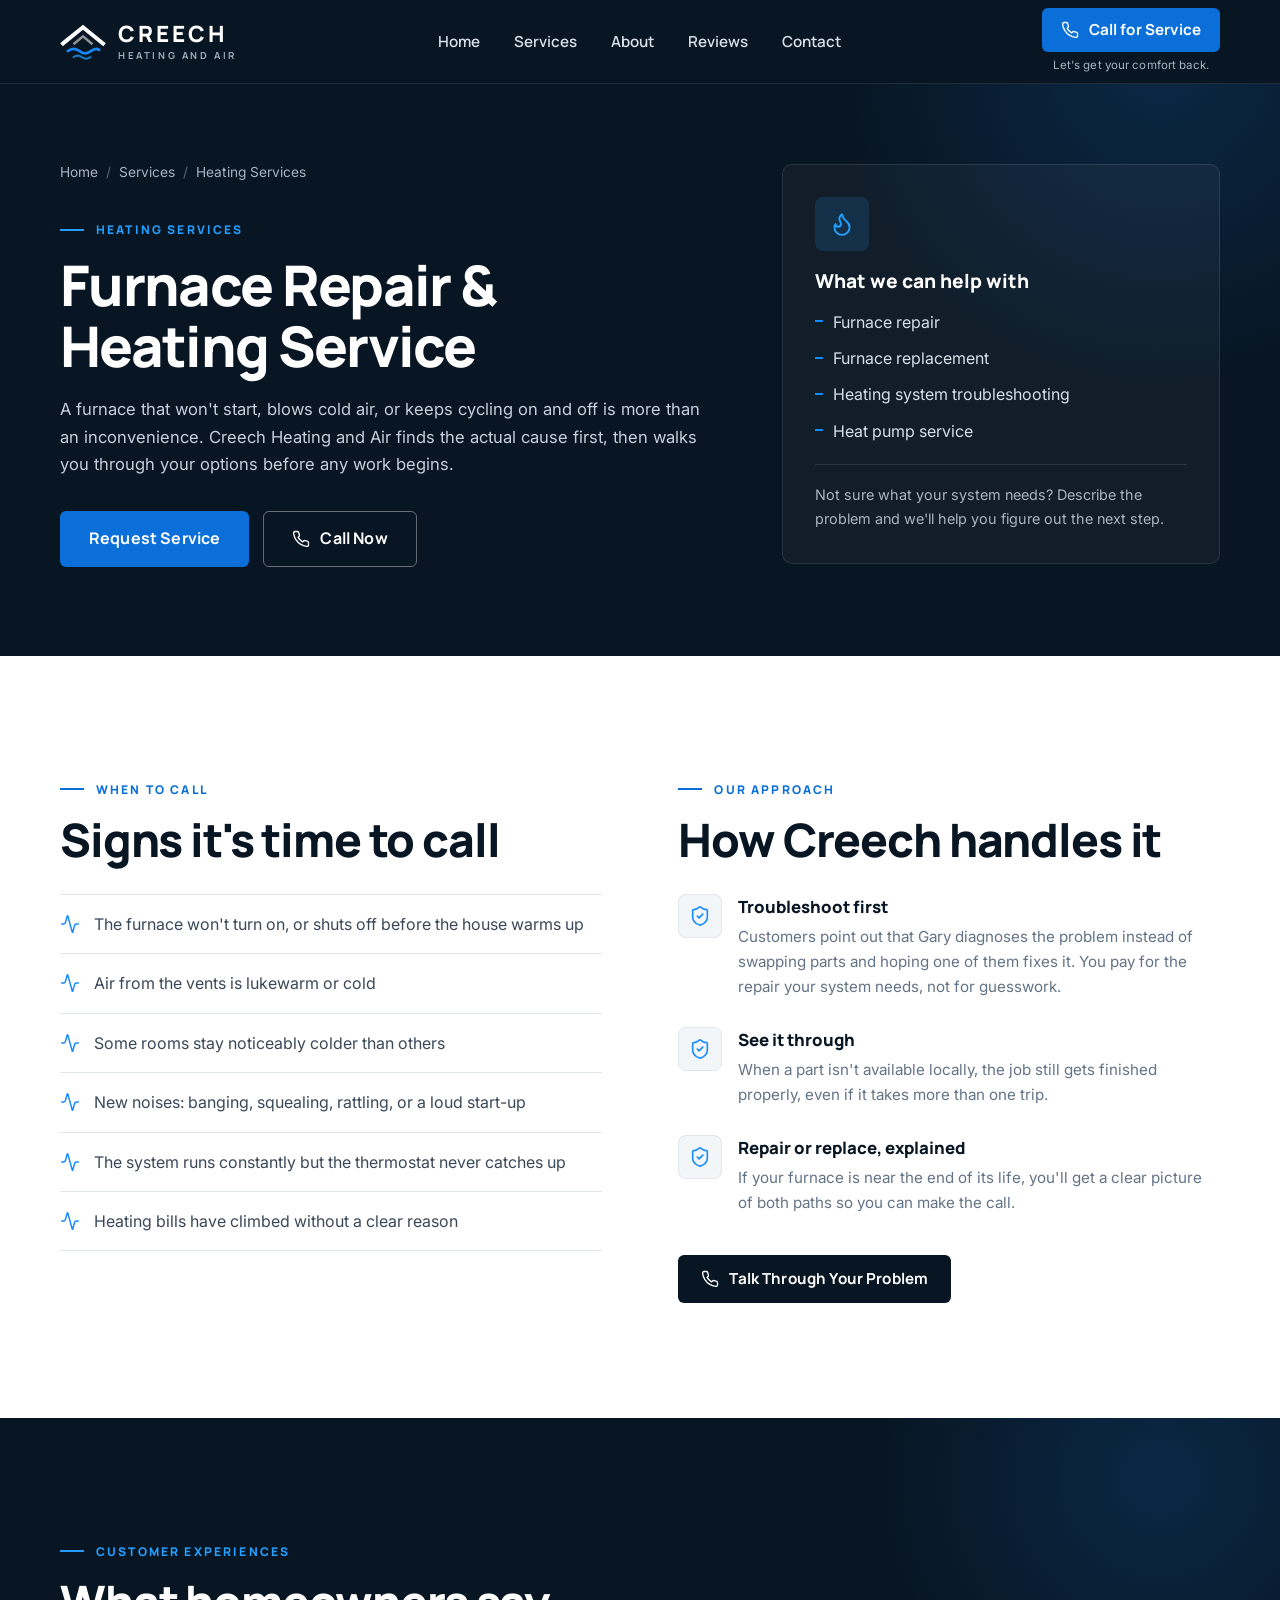
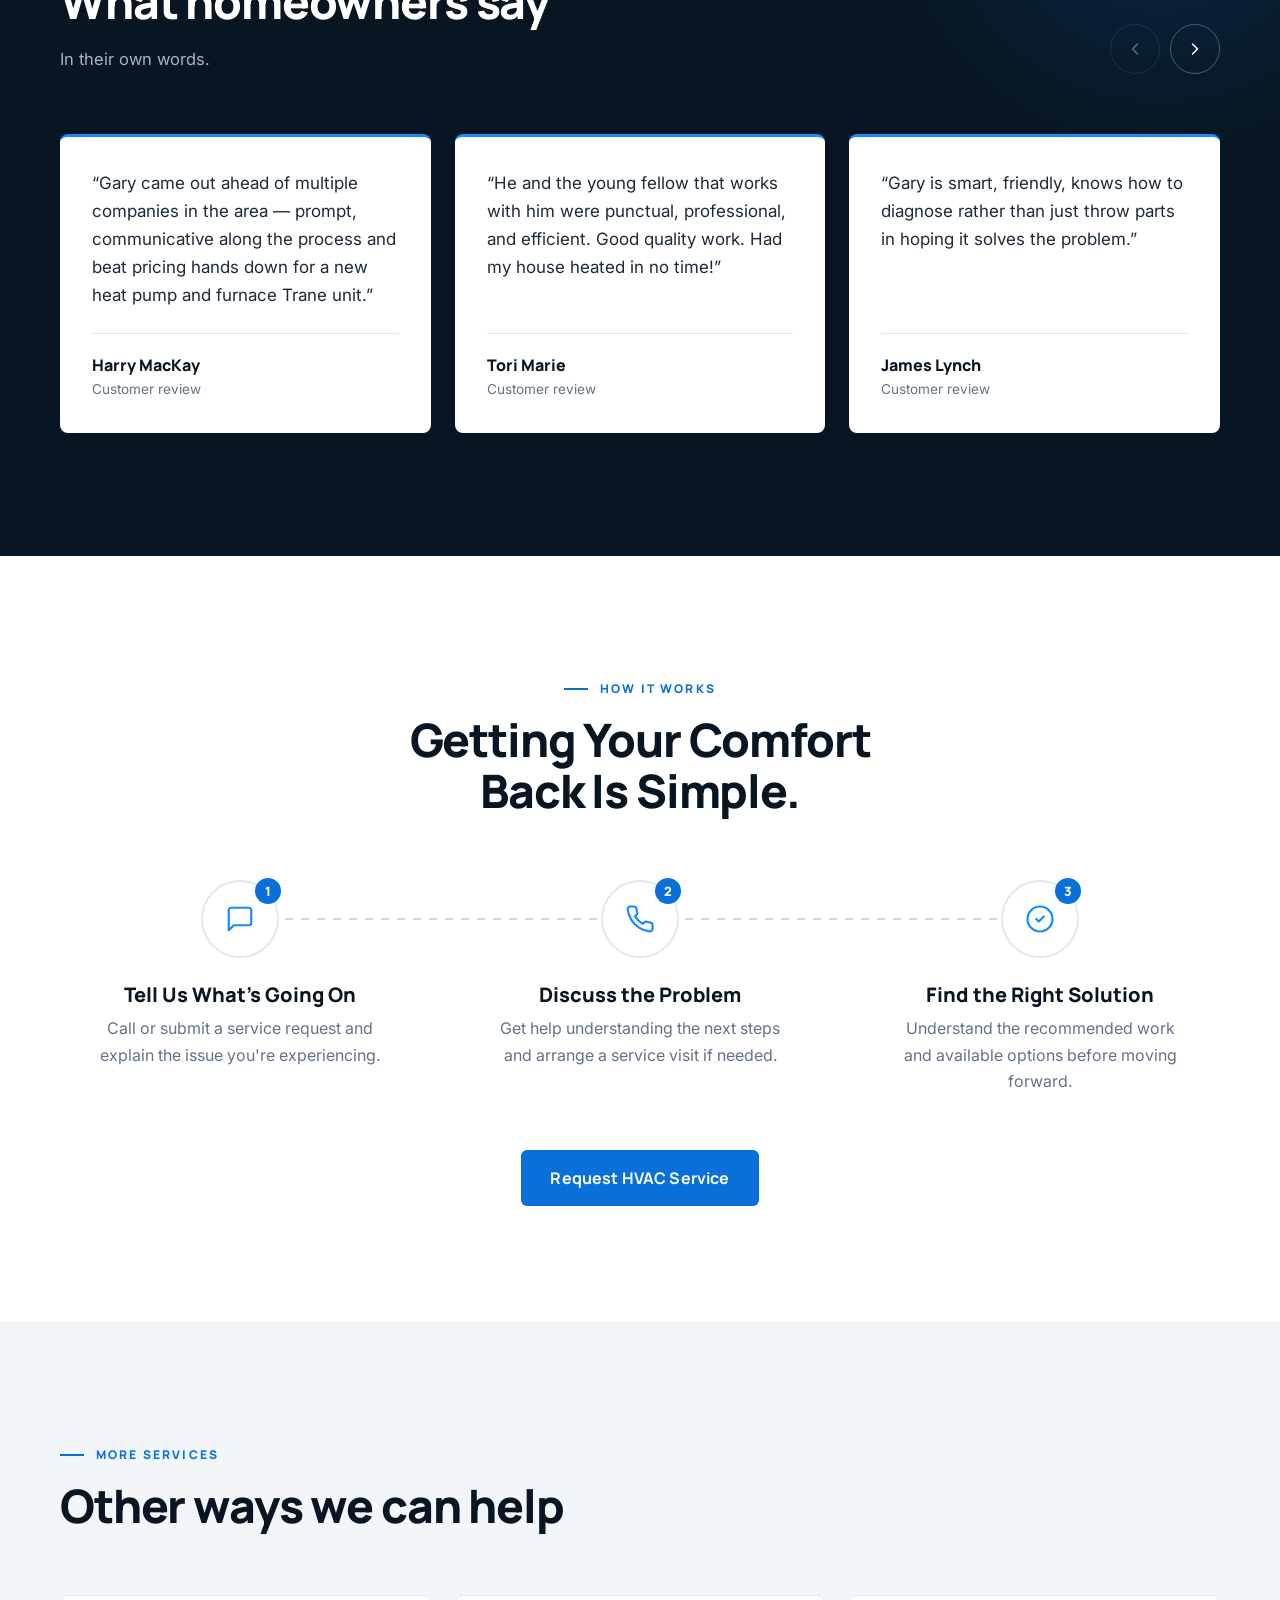
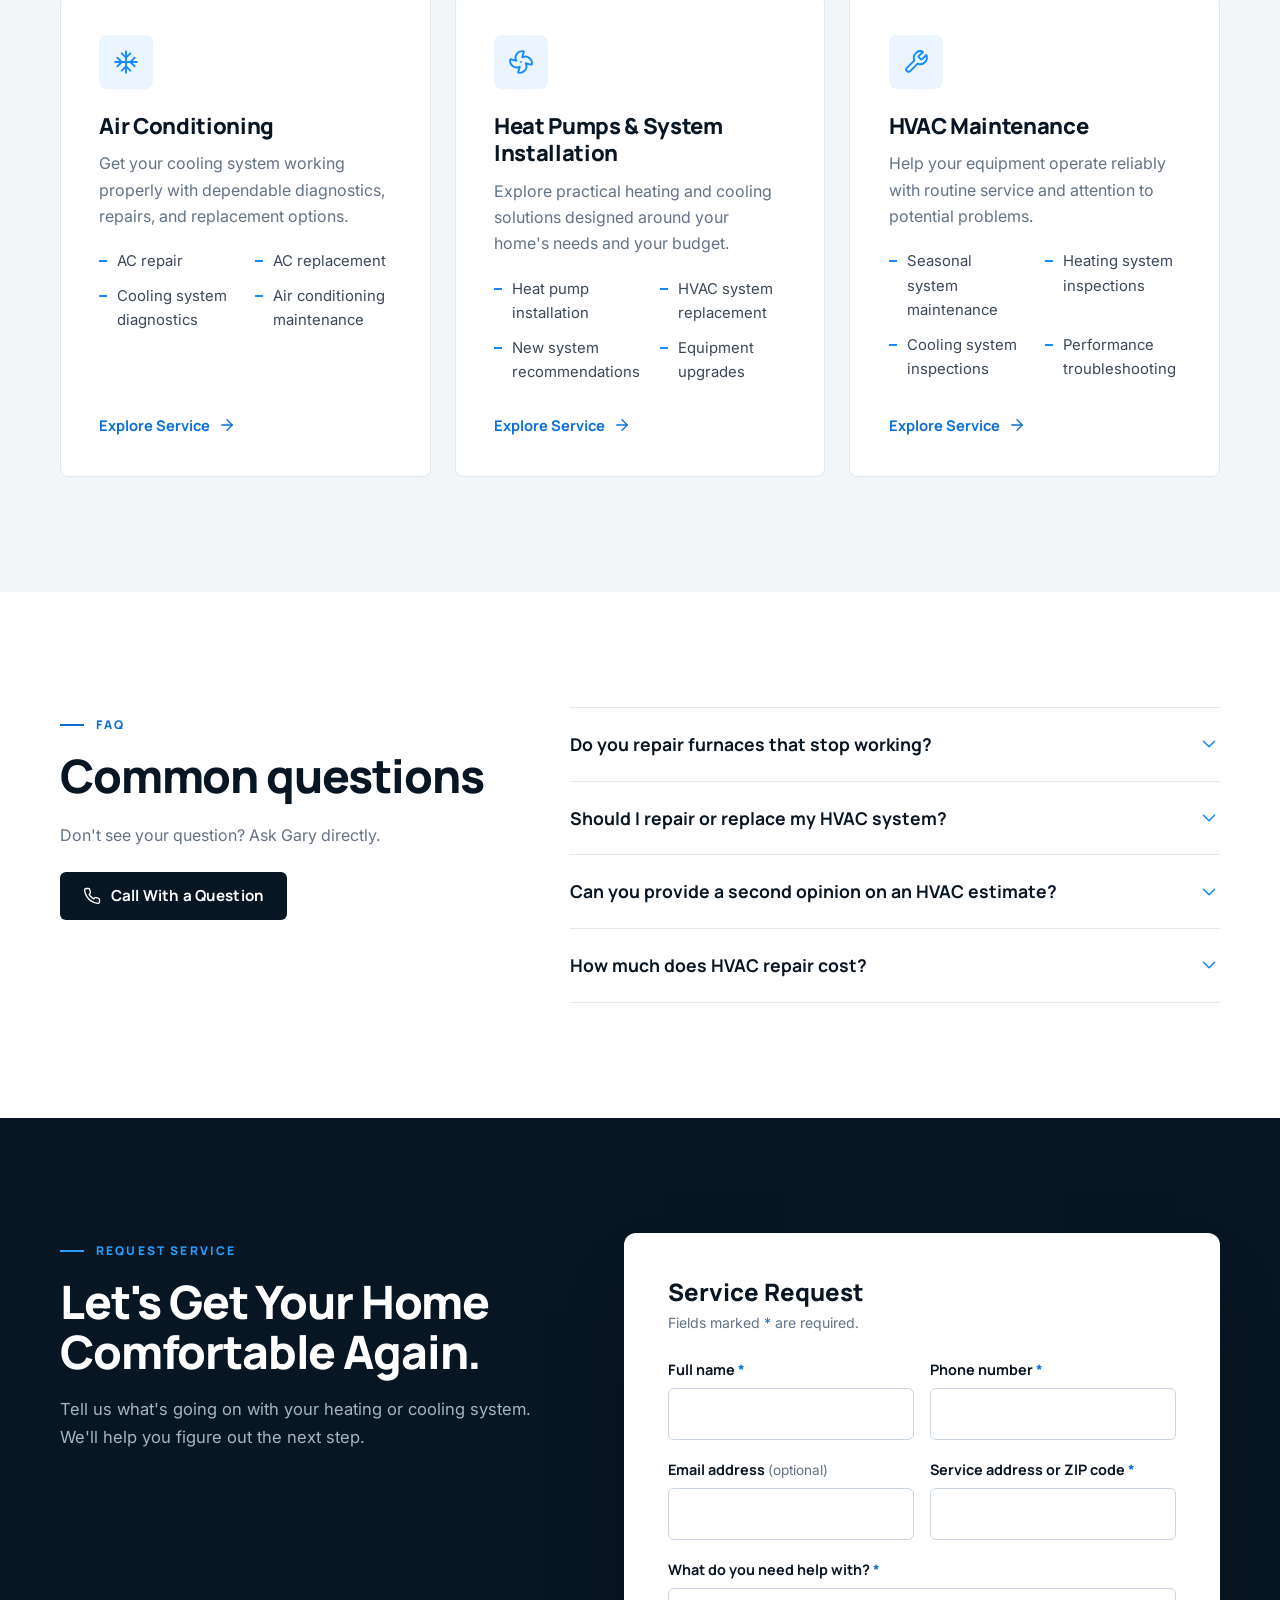
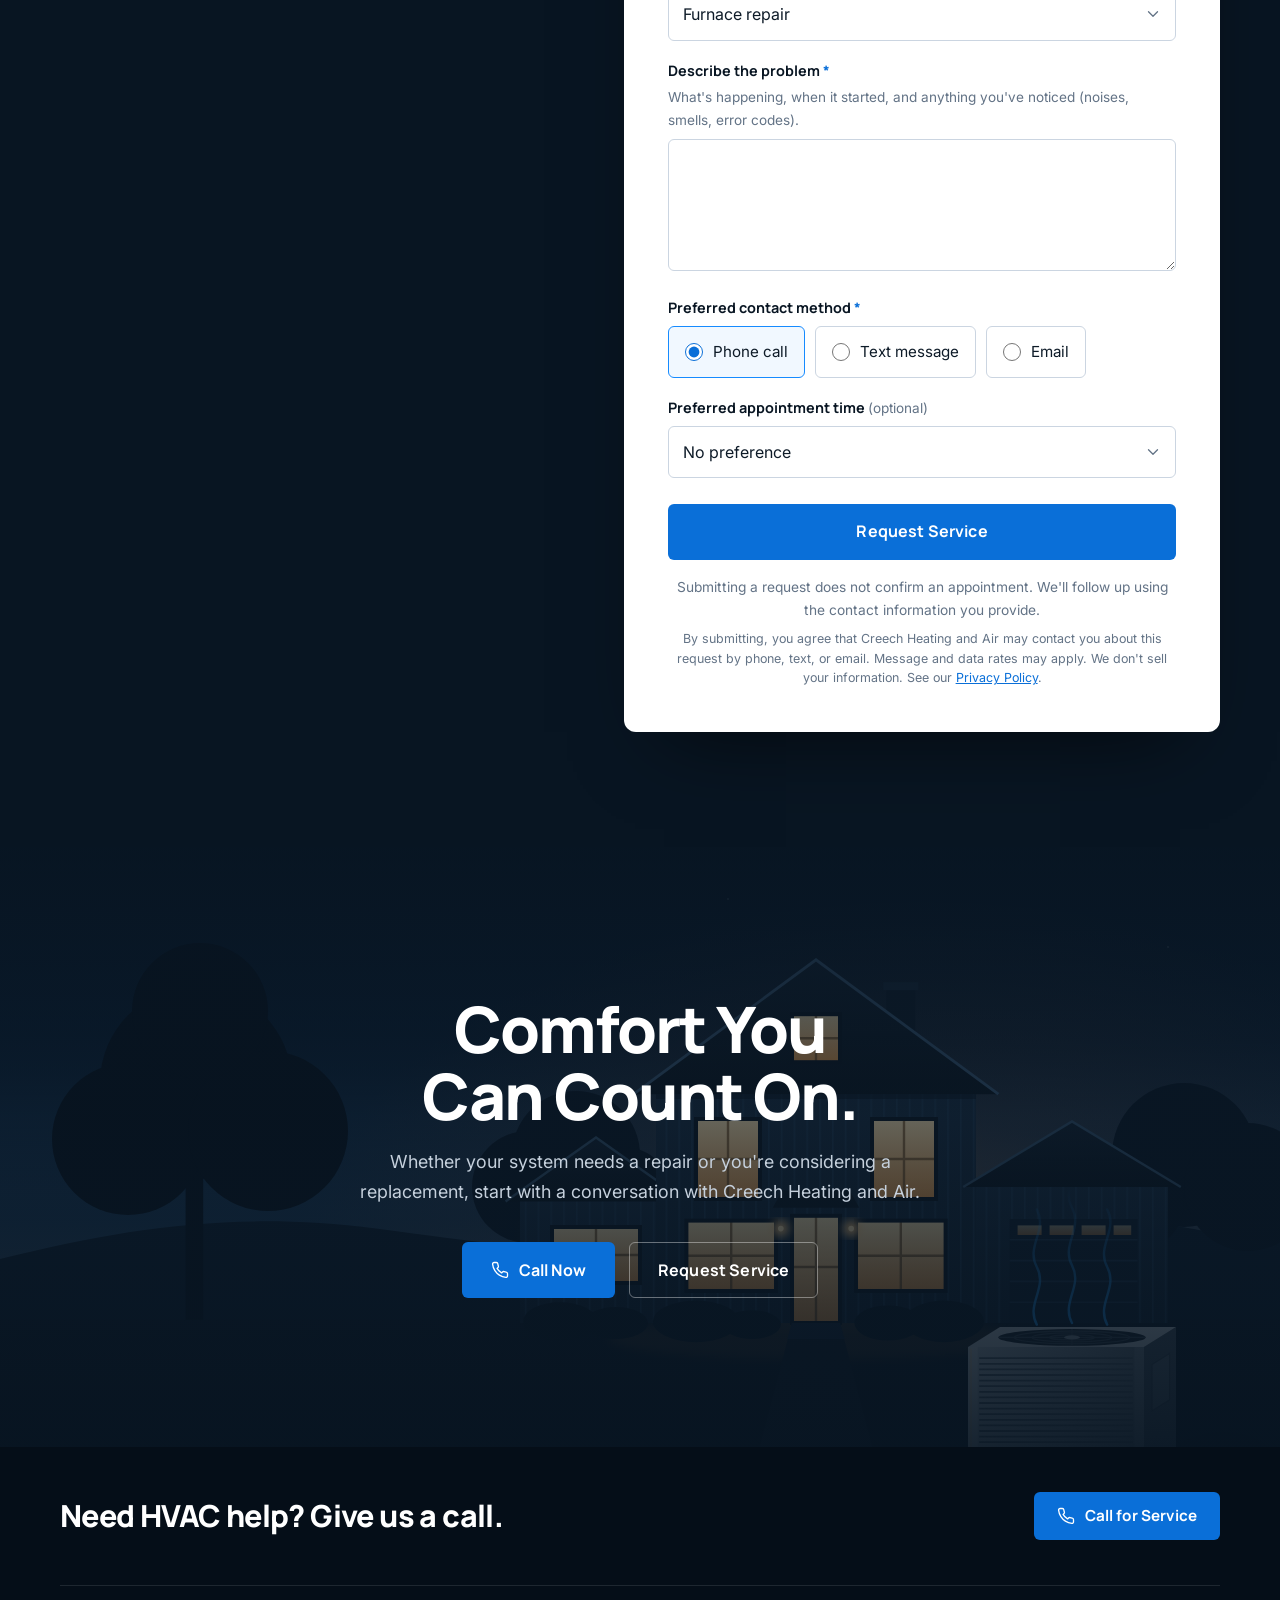
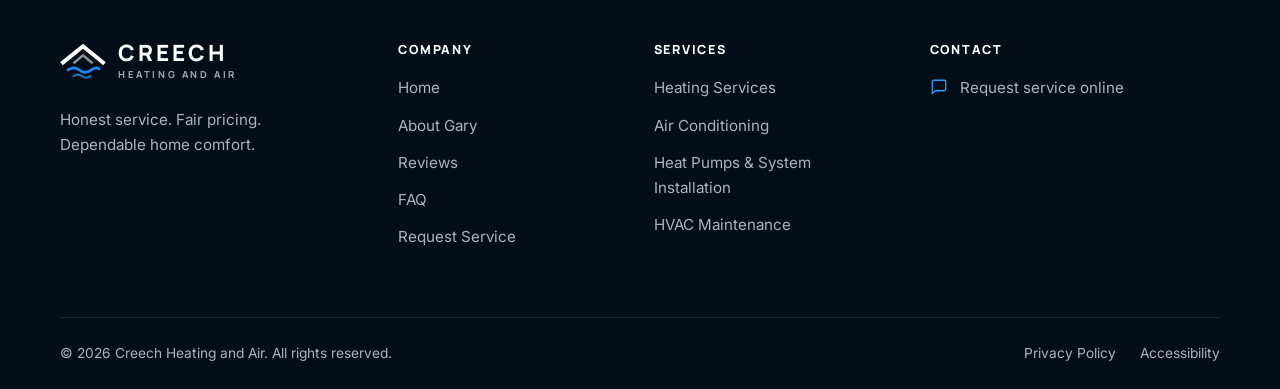
<file: services/heating/index.html>
<!doctype html>
<html lang="en">
<head>
  <meta charset="utf-8">
  <meta name="viewport" content="width=device-width, initial-scale=1">
  <title>Furnace Repair &amp; Heating Service | Creech Heating and Air</title>
  <meta name="description" content="Furnace repair, heating troubleshooting, and heat pump service from Creech Heating and Air. Honest diagnosis, clear options, and fair pricing.">
  
  
  <meta name="theme-color" content="#081522">

  <meta property="og:type" content="website">
  <meta property="og:site_name" content="Creech Heating and Air">
  <meta property="og:title" content="Furnace Repair &amp; Heating Service | Creech Heating and Air">
  <meta property="og:description" content="Furnace repair, heating troubleshooting, and heat pump service from Creech Heating and Air. Honest diagnosis, clear options, and fair pricing.">
  <meta property="og:image" content="../../assets/og-image.png">
  <meta property="og:image:width" content="1200">
  <meta property="og:image:height" content="630">
  
  <meta name="twitter:card" content="summary_large_image">

  <link rel="icon" href="../../assets/favicon.svg" type="image/svg+xml">
  <link rel="apple-touch-icon" href="../../assets/apple-touch-icon.png">

  <link rel="preconnect" href="https://fonts.googleapis.com">
  <link rel="preconnect" href="https://fonts.gstatic.com" crossorigin>
  <link rel="stylesheet" href="https://fonts.googleapis.com/css2?family=Inter:wght@400;500;600&family=Manrope:wght@600;700;800&display=swap">
  <link rel="stylesheet" href="../../assets/styles.css">
  <script type="application/ld+json">{"@context":"https://schema.org","@type":"Service","serviceType":"Furnace Repair & Heating Service","description":"Furnace repair, heating troubleshooting, and heat pump service from Creech Heating and Air. Honest diagnosis, clear options, and fair pricing.","provider":{"@type":"HVACBusiness","name":"Creech Heating and Air"}}</script>
  <script type="application/ld+json">{"@context":"https://schema.org","@type":"FAQPage","mainEntity":[{"@type":"Question","name":"Do you repair furnaces that stop working?","acceptedAnswer":{"@type":"Answer","text":"Creech Heating and Air has received positive customer feedback for furnace troubleshooting and repairs. Contact the company to discuss your issue and confirm service availability."}},{"@type":"Question","name":"Should I repair or replace my HVAC system?","acceptedAnswer":{"@type":"Answer","text":"The right choice depends on the equipment's condition, the problem, repair costs, and your home's needs. Discuss the options with the technician before making a decision."}},{"@type":"Question","name":"Can you provide a second opinion on an HVAC estimate?","acceptedAnswer":{"@type":"Answer","text":"You can contact Creech Heating and Air to ask about reviewing your system's problem and discussing potential repair options."}},{"@type":"Question","name":"How much does HVAC repair cost?","acceptedAnswer":{"@type":"Answer","text":"Pricing depends on the equipment, the diagnosis, and the work required. Contact the company to discuss your issue and ask about pricing before authorizing repairs."}}]}</script>
  
</head>
<body>
  <a class="skip-link" href="#main">Skip to main content</a>
  
<header class="header" data-header>
  <div class="container header__inner">
    
<a href="../../index.html" class="logo " aria-label="Creech Heating and Air, home">
  
<svg class="logo__mark" viewBox="0 0 48 40" aria-hidden="true" focusable="false">
  <path d="M3 21.5 24 4.5l21 17" fill="none" stroke="currentColor" stroke-width="4.2" stroke-linejoin="miter" stroke-linecap="square"/>
  <path d="M15 21.5 24 14l9 7.5" fill="none" stroke="currentColor" stroke-width="2.6" stroke-linejoin="miter" stroke-linecap="square" opacity=".55"/>
  <path d="M8 29.5c4.2-3.2 8.2-3.2 12.2 0s8.2 3.2 12.2 0 6.8-2.6 8.6-1.2" fill="none" stroke="#168BFF" stroke-width="2.8" stroke-linecap="round"/>
  <path d="M14 36c3-2.2 5.9-2.2 8.9 0s5.9 2.2 8.9 0" fill="none" stroke="#249FFF" stroke-width="2.2" stroke-linecap="round" opacity=".7"/>
</svg>
  <span class="logo__text"><span class="logo__name">CREECH</span><span class="logo__sub">HEATING AND AIR</span></span>
</a>

    <nav class="nav" id="site-nav" aria-label="Main" data-nav>
      <ul class="nav__list">
        <li><a class="nav__link" href="../../index.html">Home</a></li><li><a class="nav__link" href="../../index.html#services">Services</a></li><li><a class="nav__link" href="../../index.html#about">About</a></li><li><a class="nav__link" href="#reviews">Reviews</a></li><li><a class="nav__link" href="#contact">Contact</a></li>
      </ul>
      <div class="nav__mobile-cta">
        <a class="btn btn--primary btn--block" href="#contact"><svg class="icon" viewBox="0 0 24 24" fill="none" stroke="currentColor" stroke-width="1.75" stroke-linecap="round" stroke-linejoin="round" aria-hidden="true" focusable="false"><path d="M22 16.92v3a2 2 0 0 1-2.18 2 19.79 19.79 0 0 1-8.63-3.07 19.5 19.5 0 0 1-6-6 19.79 19.79 0 0 1-3.07-8.67A2 2 0 0 1 4.11 2h3a2 2 0 0 1 2 1.72 12.84 12.84 0 0 0 .7 2.81 2 2 0 0 1-.45 2.11L8.09 9.91a16 16 0 0 0 6 6l1.27-1.27a2 2 0 0 1 2.11-.45 12.84 12.84 0 0 0 2.81.7A2 2 0 0 1 22 16.92z"/></svg> Call for Service</a>
        <a class="btn btn--ghost-light btn--block" href="#contact">Request Service</a>
      </div>
    </nav>

    <div class="header__cta">
      <a class="btn btn--primary header__call" href="#contact"><svg class="icon" viewBox="0 0 24 24" fill="none" stroke="currentColor" stroke-width="1.75" stroke-linecap="round" stroke-linejoin="round" aria-hidden="true" focusable="false"><path d="M22 16.92v3a2 2 0 0 1-2.18 2 19.79 19.79 0 0 1-8.63-3.07 19.5 19.5 0 0 1-6-6 19.79 19.79 0 0 1-3.07-8.67A2 2 0 0 1 4.11 2h3a2 2 0 0 1 2 1.72 12.84 12.84 0 0 0 .7 2.81 2 2 0 0 1-.45 2.11L8.09 9.91a16 16 0 0 0 6 6l1.27-1.27a2 2 0 0 1 2.11-.45 12.84 12.84 0 0 0 2.81.7A2 2 0 0 1 22 16.92z"/></svg><span>Call for Service</span></a>
      <span class="header__note">Let's get your comfort back.</span>
    </div>

    <button class="nav-toggle" type="button" aria-controls="site-nav" aria-expanded="false" data-nav-toggle>
      <span class="sr-only" data-nav-label>Open menu</span>
      <svg class="icon nav-toggle__open" viewBox="0 0 24 24" fill="none" stroke="currentColor" stroke-width="1.75" stroke-linecap="round" stroke-linejoin="round" aria-hidden="true" focusable="false"><path d="M4 7h16"/><path d="M4 12h16"/><path d="M4 17h16"/></svg><svg class="icon nav-toggle__close" viewBox="0 0 24 24" fill="none" stroke="currentColor" stroke-width="1.75" stroke-linecap="round" stroke-linejoin="round" aria-hidden="true" focusable="false"><path d="M18 6 6 18"/><path d="m6 6 12 12"/></svg>
    </button>
  </div>
</header>
  <main id="main" tabindex="-1">

<section class="page-hero" aria-labelledby="page-title">
  <div class="container page-hero__grid">
    <div>
      <nav class="breadcrumb" aria-label="Breadcrumb">
        <ol><li><a href="../../index.html">Home</a></li><li><a href="../../index.html#services">Services</a></li><li aria-current="page">Heating Services</li></ol>
      </nav>
      <p class="eyebrow eyebrow--light">Heating Services</p>
      <h1 class="page-hero__title" id="page-title">Furnace Repair &amp; Heating Service</h1>
      <p class="page-hero__lede">A furnace that won&#39;t start, blows cold air, or keeps cycling on and off is more than an inconvenience. Creech Heating and Air finds the actual cause first, then walks you through your options before any work begins.</p>
      <div class="hero__actions">
        <a class="btn btn--primary btn--lg" href="#contact">Request Service</a>
        <a class="btn btn--ghost-light btn--lg" href="#contact"><svg class="icon" viewBox="0 0 24 24" fill="none" stroke="currentColor" stroke-width="1.75" stroke-linecap="round" stroke-linejoin="round" aria-hidden="true" focusable="false"><path d="M22 16.92v3a2 2 0 0 1-2.18 2 19.79 19.79 0 0 1-8.63-3.07 19.5 19.5 0 0 1-6-6 19.79 19.79 0 0 1-3.07-8.67A2 2 0 0 1 4.11 2h3a2 2 0 0 1 2 1.72 12.84 12.84 0 0 0 .7 2.81 2 2 0 0 1-.45 2.11L8.09 9.91a16 16 0 0 0 6 6l1.27-1.27a2 2 0 0 1 2.11-.45 12.84 12.84 0 0 0 2.81.7A2 2 0 0 1 22 16.92z"/></svg> Call Now</a>
      </div>
    </div>
    <aside class="page-hero__card" aria-labelledby="help-with">
      <span class="service-card__icon"><svg class="icon" viewBox="0 0 24 24" fill="none" stroke="currentColor" stroke-width="1.75" stroke-linecap="round" stroke-linejoin="round" aria-hidden="true" focusable="false"><path d="M8.5 14.5A2.5 2.5 0 0 0 11 12c0-1.38-.5-2-1-3-1.072-2.143-.224-4.054 2-6 .5 2.5 2 4.9 4 6.5 2 1.6 3 3.5 3 5.5a7 7 0 1 1-14 0c0-1.153.433-2.294 1-3a2.5 2.5 0 0 0 2.5 2.5z"/></svg></span>
      <h2 class="page-hero__card-title" id="help-with">What we can help with</h2>
      <ul class="service-card__list"><li>Furnace repair</li><li>Furnace replacement</li><li>Heating system troubleshooting</li><li>Heat pump service</li></ul>
      <p class="page-hero__card-note">Not sure what your system needs? Describe the problem and we'll help you figure out the next step.</p>
    </aside>
  </div>
</section>

<section class="section section--white" aria-labelledby="signs-title">
  <div class="container detail__grid">
    <div>
      
<div class="section-head">
  <p class="eyebrow">When to Call</p>
  <h2 class="section-title" id="signs-title">Signs it's time to call</h2>
  
</div>
      <ul class="signs"><li><svg class="icon" viewBox="0 0 24 24" fill="none" stroke="currentColor" stroke-width="1.75" stroke-linecap="round" stroke-linejoin="round" aria-hidden="true" focusable="false"><path d="M22 12h-2.48a2 2 0 0 0-1.93 1.46l-2.35 8.36a.25.25 0 0 1-.48 0L9.24 2.18a.25.25 0 0 0-.48 0l-2.35 8.36A2 2 0 0 1 4.49 12H2"/></svg><span>The furnace won&#39;t turn on, or shuts off before the house warms up</span></li><li><svg class="icon" viewBox="0 0 24 24" fill="none" stroke="currentColor" stroke-width="1.75" stroke-linecap="round" stroke-linejoin="round" aria-hidden="true" focusable="false"><path d="M22 12h-2.48a2 2 0 0 0-1.93 1.46l-2.35 8.36a.25.25 0 0 1-.48 0L9.24 2.18a.25.25 0 0 0-.48 0l-2.35 8.36A2 2 0 0 1 4.49 12H2"/></svg><span>Air from the vents is lukewarm or cold</span></li><li><svg class="icon" viewBox="0 0 24 24" fill="none" stroke="currentColor" stroke-width="1.75" stroke-linecap="round" stroke-linejoin="round" aria-hidden="true" focusable="false"><path d="M22 12h-2.48a2 2 0 0 0-1.93 1.46l-2.35 8.36a.25.25 0 0 1-.48 0L9.24 2.18a.25.25 0 0 0-.48 0l-2.35 8.36A2 2 0 0 1 4.49 12H2"/></svg><span>Some rooms stay noticeably colder than others</span></li><li><svg class="icon" viewBox="0 0 24 24" fill="none" stroke="currentColor" stroke-width="1.75" stroke-linecap="round" stroke-linejoin="round" aria-hidden="true" focusable="false"><path d="M22 12h-2.48a2 2 0 0 0-1.93 1.46l-2.35 8.36a.25.25 0 0 1-.48 0L9.24 2.18a.25.25 0 0 0-.48 0l-2.35 8.36A2 2 0 0 1 4.49 12H2"/></svg><span>New noises: banging, squealing, rattling, or a loud start-up</span></li><li><svg class="icon" viewBox="0 0 24 24" fill="none" stroke="currentColor" stroke-width="1.75" stroke-linecap="round" stroke-linejoin="round" aria-hidden="true" focusable="false"><path d="M22 12h-2.48a2 2 0 0 0-1.93 1.46l-2.35 8.36a.25.25 0 0 1-.48 0L9.24 2.18a.25.25 0 0 0-.48 0l-2.35 8.36A2 2 0 0 1 4.49 12H2"/></svg><span>The system runs constantly but the thermostat never catches up</span></li><li><svg class="icon" viewBox="0 0 24 24" fill="none" stroke="currentColor" stroke-width="1.75" stroke-linecap="round" stroke-linejoin="round" aria-hidden="true" focusable="false"><path d="M22 12h-2.48a2 2 0 0 0-1.93 1.46l-2.35 8.36a.25.25 0 0 1-.48 0L9.24 2.18a.25.25 0 0 0-.48 0l-2.35 8.36A2 2 0 0 1 4.49 12H2"/></svg><span>Heating bills have climbed without a clear reason</span></li></ul>
    </div>
    <div>
      
<div class="section-head">
  <p class="eyebrow">Our Approach</p>
  <h2 class="section-title">How Creech handles it</h2>
  
</div>
      <ul class="values values--stacked">
        <li class="value"><span class="value__icon"><svg class="icon" viewBox="0 0 24 24" fill="none" stroke="currentColor" stroke-width="1.75" stroke-linecap="round" stroke-linejoin="round" aria-hidden="true" focusable="false"><path d="M20 13c0 5-3.5 7.5-7.66 8.95a1 1 0 0 1-.67-.01C7.5 20.5 4 18 4 13V6a1 1 0 0 1 1-1c2 0 4.5-1.2 6.24-2.72a1.17 1.17 0 0 1 1.52 0C14.51 3.81 17 5 19 5a1 1 0 0 1 1 1z"/><path d="m9 12 2 2 4-4"/></svg></span><div><h3 class="value__title">Troubleshoot first</h3><p>Customers point out that Gary diagnoses the problem instead of swapping parts and hoping one of them fixes it. You pay for the repair your system needs, not for guesswork.</p></div></li><li class="value"><span class="value__icon"><svg class="icon" viewBox="0 0 24 24" fill="none" stroke="currentColor" stroke-width="1.75" stroke-linecap="round" stroke-linejoin="round" aria-hidden="true" focusable="false"><path d="M20 13c0 5-3.5 7.5-7.66 8.95a1 1 0 0 1-.67-.01C7.5 20.5 4 18 4 13V6a1 1 0 0 1 1-1c2 0 4.5-1.2 6.24-2.72a1.17 1.17 0 0 1 1.52 0C14.51 3.81 17 5 19 5a1 1 0 0 1 1 1z"/><path d="m9 12 2 2 4-4"/></svg></span><div><h3 class="value__title">See it through</h3><p>When a part isn&#39;t available locally, the job still gets finished properly, even if it takes more than one trip.</p></div></li><li class="value"><span class="value__icon"><svg class="icon" viewBox="0 0 24 24" fill="none" stroke="currentColor" stroke-width="1.75" stroke-linecap="round" stroke-linejoin="round" aria-hidden="true" focusable="false"><path d="M20 13c0 5-3.5 7.5-7.66 8.95a1 1 0 0 1-.67-.01C7.5 20.5 4 18 4 13V6a1 1 0 0 1 1-1c2 0 4.5-1.2 6.24-2.72a1.17 1.17 0 0 1 1.52 0C14.51 3.81 17 5 19 5a1 1 0 0 1 1 1z"/><path d="m9 12 2 2 4-4"/></svg></span><div><h3 class="value__title">Repair or replace, explained</h3><p>If your furnace is near the end of its life, you&#39;ll get a clear picture of both paths so you can make the call.</p></div></li>
      </ul>
      <a class="btn btn--dark" href="#contact"><svg class="icon" viewBox="0 0 24 24" fill="none" stroke="currentColor" stroke-width="1.75" stroke-linecap="round" stroke-linejoin="round" aria-hidden="true" focusable="false"><path d="M22 16.92v3a2 2 0 0 1-2.18 2 19.79 19.79 0 0 1-8.63-3.07 19.5 19.5 0 0 1-6-6 19.79 19.79 0 0 1-3.07-8.67A2 2 0 0 1 4.11 2h3a2 2 0 0 1 2 1.72 12.84 12.84 0 0 0 .7 2.81 2 2 0 0 1-.45 2.11L8.09 9.91a16 16 0 0 0 6 6l1.27-1.27a2 2 0 0 1 2.11-.45 12.84 12.84 0 0 0 2.81.7A2 2 0 0 1 22 16.92z"/></svg> Talk Through Your Problem</a>
    </div>
  </div>
</section>


<section class="section section--navy reviews" id="reviews" aria-labelledby="reviews-title">
  <div class="container">
    <div class="reviews__top">
      
<div class="section-head">
  <p class="eyebrow">Customer Experiences</p>
  <h2 class="section-title" id="reviews-title">What homeowners say</h2>
  <p class="section-lede">In their own words.</p>
</div>
      <div class="carousel-controls">
        <button class="carousel-btn" type="button" data-carousel-prev aria-label="Previous reviews"><svg class="icon" viewBox="0 0 24 24" fill="none" stroke="currentColor" stroke-width="1.75" stroke-linecap="round" stroke-linejoin="round" aria-hidden="true" focusable="false"><path d="m15 18-6-6 6-6"/></svg></button>
        <button class="carousel-btn" type="button" data-carousel-next aria-label="Next reviews"><svg class="icon" viewBox="0 0 24 24" fill="none" stroke="currentColor" stroke-width="1.75" stroke-linecap="round" stroke-linejoin="round" aria-hidden="true" focusable="false"><path d="m9 18 6-6-6-6"/></svg></button>
      </div>
    </div>
    <div class="reviews__track" data-carousel tabindex="0" role="region" aria-label="Customer reviews, scrollable">
      
<figure class="review-card">
  
  <blockquote><p>“Gary came out ahead of multiple companies in the area — prompt, communicative along the process and beat pricing hands down for a new heat pump and furnace Trane unit.”</p></blockquote>
  <figcaption>
    <span class="review-card__name">Harry MacKay</span>
    <span class="review-card__meta">Customer review</span>
  </figcaption>
</figure>
<figure class="review-card">
  
  <blockquote><p>“He and the young fellow that works with him were punctual, professional, and efficient. Good quality work. Had my house heated in no time!”</p></blockquote>
  <figcaption>
    <span class="review-card__name">Tori Marie</span>
    <span class="review-card__meta">Customer review</span>
  </figcaption>
</figure>
<figure class="review-card">
  
  <blockquote><p>“Gary is smart, friendly, knows how to diagnose rather than just throw parts in hoping it solves the problem.”</p></blockquote>
  <figcaption>
    <span class="review-card__name">James Lynch</span>
    <span class="review-card__meta">Customer review</span>
  </figcaption>
</figure>
<figure class="review-card">
  
  <blockquote><p>“Gary fit me into his schedule day of, was able to fix the problem with my heating quickly and efficiently, and was super warm and professional the entire time!”</p></blockquote>
  <figcaption>
    <span class="review-card__name">Briana Azar</span>
    <span class="review-card__meta">Customer review</span>
  </figcaption>
</figure>
<figure class="review-card">
  
  <blockquote><p>“He repaired my furnace, making several trips because the needed part was not available locally. The repaired unit now operates quieter than it did when it was new.”</p></blockquote>
  <figcaption>
    <span class="review-card__name">Glenn Good</span>
    <span class="review-card__meta">Customer review</span>
  </figcaption>
</figure>
    </div>
    
  </div>
</section>


<section class="section section--white process" aria-labelledby="process-title">
  <div class="container">
    
<div class="section-head section-head--center">
  <p class="eyebrow">How It Works</p>
  <h2 class="section-title" id="process-title">Getting Your Comfort Back Is Simple.</h2>
  
</div>
    <ol class="steps">
      
      <li class="step">
        <span class="step__badge"><span class="step__num">1</span><svg class="icon step__icon" viewBox="0 0 24 24" fill="none" stroke="currentColor" stroke-width="1.75" stroke-linecap="round" stroke-linejoin="round" aria-hidden="true" focusable="false"><path d="M21 15a2 2 0 0 1-2 2H7l-4 4V5a2 2 0 0 1 2-2h14a2 2 0 0 1 2 2z"/></svg></span>
        <h3 class="step__title">Tell Us What's Going On</h3>
        <p>Call or submit a service request and explain the issue you're experiencing.</p>
      </li>
      <li class="step">
        <span class="step__badge"><span class="step__num">2</span><svg class="icon step__icon" viewBox="0 0 24 24" fill="none" stroke="currentColor" stroke-width="1.75" stroke-linecap="round" stroke-linejoin="round" aria-hidden="true" focusable="false"><path d="M22 16.92v3a2 2 0 0 1-2.18 2 19.79 19.79 0 0 1-8.63-3.07 19.5 19.5 0 0 1-6-6 19.79 19.79 0 0 1-3.07-8.67A2 2 0 0 1 4.11 2h3a2 2 0 0 1 2 1.72 12.84 12.84 0 0 0 .7 2.81 2 2 0 0 1-.45 2.11L8.09 9.91a16 16 0 0 0 6 6l1.27-1.27a2 2 0 0 1 2.11-.45 12.84 12.84 0 0 0 2.81.7A2 2 0 0 1 22 16.92z"/></svg></span>
        <h3 class="step__title">Discuss the Problem</h3>
        <p>Get help understanding the next steps and arrange a service visit if needed.</p>
      </li>
      <li class="step">
        <span class="step__badge"><span class="step__num">3</span><svg class="icon step__icon" viewBox="0 0 24 24" fill="none" stroke="currentColor" stroke-width="1.75" stroke-linecap="round" stroke-linejoin="round" aria-hidden="true" focusable="false"><circle cx="12" cy="12" r="10"/><path d="m9 12 2 2 4-4"/></svg></span>
        <h3 class="step__title">Find the Right Solution</h3>
        <p>Understand the recommended work and available options before moving forward.</p>
      </li>
    </ol>
    <div class="center">
      <a class="btn btn--primary btn--lg" href="#contact">Request HVAC Service</a>
    </div>
  </div>
</section>

<section class="section section--gray" aria-labelledby="more-title">
  <div class="container">
    
<div class="section-head">
  <p class="eyebrow">More Services</p>
  <h2 class="section-title" id="more-title">Other ways we can help</h2>
  
</div>
    <div class="service-grid service-grid--three">
<article class="service-card">
  <span class="service-card__icon"><svg class="icon" viewBox="0 0 24 24" fill="none" stroke="currentColor" stroke-width="1.75" stroke-linecap="round" stroke-linejoin="round" aria-hidden="true" focusable="false"><path d="M2 12h20"/><path d="M12 2v20"/><path d="m20 16-4-4 4-4"/><path d="m4 8 4 4-4 4"/><path d="m16 4-4 4-4-4"/><path d="m8 20 4-4 4 4"/></svg></span>
  <h3 class="service-card__title"><a class="service-card__link" href="../../services/air-conditioning/index.html">Air Conditioning</a></h3>
  <p class="service-card__text">Get your cooling system working properly with dependable diagnostics, repairs, and replacement options.</p>
  <ul class="service-card__list"><li>AC repair</li><li>AC replacement</li><li>Cooling system diagnostics</li><li>Air conditioning maintenance</li></ul>
  <span class="service-card__more" aria-hidden="true">Explore Service <svg class="icon" viewBox="0 0 24 24" fill="none" stroke="currentColor" stroke-width="1.75" stroke-linecap="round" stroke-linejoin="round" aria-hidden="true" focusable="false"><path d="M5 12h14"/><path d="m12 5 7 7-7 7"/></svg></span>
</article>
<article class="service-card">
  <span class="service-card__icon"><svg class="icon" viewBox="0 0 24 24" fill="none" stroke="currentColor" stroke-width="1.75" stroke-linecap="round" stroke-linejoin="round" aria-hidden="true" focusable="false"><path d="M10.827 16.379a6.082 6.082 0 0 1-8.618-7.002l5.412 1.45a6.082 6.082 0 0 1 7.002-8.618l-1.45 5.412a6.082 6.082 0 0 1 8.618 7.002l-5.412-1.45a6.082 6.082 0 0 1-7.002 8.618l1.45-5.412Z"/><path d="M12 12v.01"/></svg></span>
  <h3 class="service-card__title"><a class="service-card__link" href="../../services/heat-pumps-and-installation/index.html">Heat Pumps &amp; System Installation</a></h3>
  <p class="service-card__text">Explore practical heating and cooling solutions designed around your home&#39;s needs and your budget.</p>
  <ul class="service-card__list"><li>Heat pump installation</li><li>HVAC system replacement</li><li>New system recommendations</li><li>Equipment upgrades</li></ul>
  <span class="service-card__more" aria-hidden="true">Explore Service <svg class="icon" viewBox="0 0 24 24" fill="none" stroke="currentColor" stroke-width="1.75" stroke-linecap="round" stroke-linejoin="round" aria-hidden="true" focusable="false"><path d="M5 12h14"/><path d="m12 5 7 7-7 7"/></svg></span>
</article>
<article class="service-card">
  <span class="service-card__icon"><svg class="icon" viewBox="0 0 24 24" fill="none" stroke="currentColor" stroke-width="1.75" stroke-linecap="round" stroke-linejoin="round" aria-hidden="true" focusable="false"><path d="M14.7 6.3a1 1 0 0 0 0 1.4l1.6 1.6a1 1 0 0 0 1.4 0l3.77-3.77a6 6 0 0 1-7.94 7.94l-6.91 6.91a2.12 2.12 0 0 1-3-3l6.91-6.91a6 6 0 0 1 7.94-7.94l-3.76 3.76z"/></svg></span>
  <h3 class="service-card__title"><a class="service-card__link" href="../../services/hvac-maintenance/index.html">HVAC Maintenance</a></h3>
  <p class="service-card__text">Help your equipment operate reliably with routine service and attention to potential problems.</p>
  <ul class="service-card__list"><li>Seasonal system maintenance</li><li>Heating system inspections</li><li>Cooling system inspections</li><li>Performance troubleshooting</li></ul>
  <span class="service-card__more" aria-hidden="true">Explore Service <svg class="icon" viewBox="0 0 24 24" fill="none" stroke="currentColor" stroke-width="1.75" stroke-linecap="round" stroke-linejoin="round" aria-hidden="true" focusable="false"><path d="M5 12h14"/><path d="m12 5 7 7-7 7"/></svg></span>
</article></div>
  </div>
</section>


<section class="section section--white faq" id="faq" aria-labelledby="faq-title">
  <div class="container faq__grid">
    <div>
      
<div class="section-head">
  <p class="eyebrow">FAQ</p>
  <h2 class="section-title" id="faq-title">Common questions</h2>
  
</div>
      <p class="faq__help">Don't see your question? Ask Gary directly.</p>
      <a class="btn btn--dark" href="#contact"><svg class="icon" viewBox="0 0 24 24" fill="none" stroke="currentColor" stroke-width="1.75" stroke-linecap="round" stroke-linejoin="round" aria-hidden="true" focusable="false"><path d="M22 16.92v3a2 2 0 0 1-2.18 2 19.79 19.79 0 0 1-8.63-3.07 19.5 19.5 0 0 1-6-6 19.79 19.79 0 0 1-3.07-8.67A2 2 0 0 1 4.11 2h3a2 2 0 0 1 2 1.72 12.84 12.84 0 0 0 .7 2.81 2 2 0 0 1-.45 2.11L8.09 9.91a16 16 0 0 0 6 6l1.27-1.27a2 2 0 0 1 2.11-.45 12.84 12.84 0 0 0 2.81.7A2 2 0 0 1 22 16.92z"/></svg> Call With a Question</a>
    </div>
    <div class="faq__list">
      
      <details class="faq__item">
        <summary><span>Do you repair furnaces that stop working?</span><svg class="icon faq__chev" viewBox="0 0 24 24" fill="none" stroke="currentColor" stroke-width="1.75" stroke-linecap="round" stroke-linejoin="round" aria-hidden="true" focusable="false"><path d="m6 9 6 6 6-6"/></svg></summary>
        <div class="faq__answer"><p>Creech Heating and Air has received positive customer feedback for furnace troubleshooting and repairs. Contact the company to discuss your issue and confirm service availability.</p></div>
      </details>
      <details class="faq__item">
        <summary><span>Should I repair or replace my HVAC system?</span><svg class="icon faq__chev" viewBox="0 0 24 24" fill="none" stroke="currentColor" stroke-width="1.75" stroke-linecap="round" stroke-linejoin="round" aria-hidden="true" focusable="false"><path d="m6 9 6 6 6-6"/></svg></summary>
        <div class="faq__answer"><p>The right choice depends on the equipment&#39;s condition, the problem, repair costs, and your home&#39;s needs. Discuss the options with the technician before making a decision.</p></div>
      </details>
      <details class="faq__item">
        <summary><span>Can you provide a second opinion on an HVAC estimate?</span><svg class="icon faq__chev" viewBox="0 0 24 24" fill="none" stroke="currentColor" stroke-width="1.75" stroke-linecap="round" stroke-linejoin="round" aria-hidden="true" focusable="false"><path d="m6 9 6 6 6-6"/></svg></summary>
        <div class="faq__answer"><p>You can contact Creech Heating and Air to ask about reviewing your system&#39;s problem and discussing potential repair options.</p></div>
      </details>
      <details class="faq__item">
        <summary><span>How much does HVAC repair cost?</span><svg class="icon faq__chev" viewBox="0 0 24 24" fill="none" stroke="currentColor" stroke-width="1.75" stroke-linecap="round" stroke-linejoin="round" aria-hidden="true" focusable="false"><path d="m6 9 6 6 6-6"/></svg></summary>
        <div class="faq__answer"><p>Pricing depends on the equipment, the diagnosis, and the work required. Contact the company to discuss your issue and ask about pricing before authorizing repairs.</p></div>
      </details>
    </div>
  </div>
</section>


<section class="section section--navy contact" id="contact" aria-labelledby="contact-title">
  <div class="container contact__grid">
    <div class="contact__intro">
      <p class="eyebrow eyebrow--light">Request Service</p>
      <h2 class="section-title" id="contact-title">Let's Get Your Home Comfortable Again.</h2>
      <p class="section-lede">Tell us what's going on with your heating or cooling system. We'll help you figure out the next step.</p>

      
      
    </div>

    <div class="form-card" data-form-card>
      <form class="form" novalidate data-request-form
        data-endpoint=""
        data-hidden='{}'
        data-phone="">
        <h3 class="form__title">Service Request</h3>
        <p class="form__intro">Fields marked <span class="field__req" aria-hidden="true">*</span><span class="sr-only">with an asterisk</span> are required.</p>

        <div class="form-alert form-alert--error" data-form-error tabindex="-1" hidden></div>

        <div class="form__row">
          
<div class="field" data-field>
  <label class="field__label" for="f-name">Full name <span class="field__req" aria-hidden="true">*</span></label>
  
  <input id="f-name" name="name" type="text" autocomplete="name" required aria-describedby="f-name-error">
  <p class="field__error" id="f-name-error" data-error hidden></p>
</div>
          
<div class="field" data-field>
  <label class="field__label" for="f-phone">Phone number <span class="field__req" aria-hidden="true">*</span></label>
  
  <input id="f-phone" name="phone" type="tel" autocomplete="tel" inputmode="tel" required aria-describedby="f-phone-error">
  <p class="field__error" id="f-phone-error" data-error hidden></p>
</div>
        </div>
        <div class="form__row">
          
<div class="field" data-field>
  <label class="field__label" for="f-email">Email address <span class="field__opt">(optional)</span></label>
  
  <input id="f-email" name="email" type="email" autocomplete="email" aria-describedby="f-email-error">
  <p class="field__error" id="f-email-error" data-error hidden></p>
</div>
          
<div class="field" data-field>
  <label class="field__label" for="f-location">Service address or ZIP code <span class="field__req" aria-hidden="true">*</span></label>
  
  <input id="f-location" name="location" type="text" autocomplete="street-address" required aria-describedby="f-location-error">
  <p class="field__error" id="f-location-error" data-error hidden></p>
</div>
        </div>

        
<div class="field" data-field>
  <label class="field__label" for="f-service">What do you need help with? <span class="field__req" aria-hidden="true">*</span></label>
  
  <div class="select"><select id="f-service" name="service" required aria-describedby="f-service-error">
            <option value="" disabled>Choose one</option>
            <option selected>Furnace repair</option><option>Air conditioning repair</option><option>Heating system installation or replacement</option><option>AC installation or replacement</option><option>Heat pump service</option><option>Maintenance</option><option>Other</option>
          </select><svg class="icon" viewBox="0 0 24 24" fill="none" stroke="currentColor" stroke-width="1.75" stroke-linecap="round" stroke-linejoin="round" aria-hidden="true" focusable="false"><path d="m6 9 6 6 6-6"/></svg></div>
  <p class="field__error" id="f-service-error" data-error hidden></p>
</div>

        
<div class="field" data-field>
  <label class="field__label" for="f-message">Describe the problem <span class="field__req" aria-hidden="true">*</span></label>
  <p class="field__hint" id="f-message-hint">What's happening, when it started, and anything you've noticed (noises, smells, error codes).</p>
  <textarea id="f-message" name="message" rows="4" required aria-describedby="f-message-hint f-message-error"></textarea>
  <p class="field__error" id="f-message-error" data-error hidden></p>
</div>

        <fieldset class="field field--choice" data-field>
          <legend class="field__label">Preferred contact method <span class="field__req" aria-hidden="true">*</span></legend>
          <div class="choices">
            <label class="choice"><input type="radio" name="contactMethod" value="Phone call" checked> <span>Phone call</span></label>
            <label class="choice"><input type="radio" name="contactMethod" value="Text message"> <span>Text message</span></label>
            <label class="choice"><input type="radio" name="contactMethod" value="Email"> <span>Email</span></label>
          </div>
          <p class="field__error" id="f-method-error" data-error hidden></p>
        </fieldset>

        
<div class="field" data-field>
  <label class="field__label" for="f-time">Preferred appointment time <span class="field__opt">(optional)</span></label>
  
  <div class="select"><select id="f-time" name="preferredTime">
            <option value="">No preference</option>
            <option>Morning</option>
            <option>Afternoon</option>
          </select><svg class="icon" viewBox="0 0 24 24" fill="none" stroke="currentColor" stroke-width="1.75" stroke-linecap="round" stroke-linejoin="round" aria-hidden="true" focusable="false"><path d="m6 9 6 6 6-6"/></svg></div>
  <p class="field__error" id="f-time-error" data-error hidden></p>
</div>

        <!-- Spam trap: hidden from people, filled in by bots -->
        <div class="hp" aria-hidden="true"><label for="f-website">Website</label><input id="f-website" name="website" type="text" tabindex="-1" autocomplete="off"></div>

        <button class="btn btn--primary btn--lg btn--block" type="submit" data-submit>
          <span data-submit-label>Request Service</span>
        </button>

        <p class="form__note">Submitting a request does not confirm an appointment. We'll follow up using the contact information you provide.</p>
        <p class="form__legal">By submitting, you agree that Creech Heating and Air may contact you about this request by phone, text, or email. Message and data rates may apply. We don't sell your information. See our <a href="../../privacy-policy/index.html">Privacy Policy</a>.</p>
      </form>

      <div class="form-success" data-form-success tabindex="-1" hidden>
        <span class="form-success__icon"><svg class="icon" viewBox="0 0 24 24" fill="none" stroke="currentColor" stroke-width="1.75" stroke-linecap="round" stroke-linejoin="round" aria-hidden="true" focusable="false"><circle cx="12" cy="12" r="10"/><path d="m9 12 2 2 4-4"/></svg></span>
        <h3>Your request was sent.</h3>
        <p data-success-text>Thanks for reaching out. We'll follow up using the contact information you provided.</p>
        <p class="form-success__small">Submitting a request does not confirm an appointment.</p>
        
      </div>
    </div>
  </div>
</section>


<section class="banner" aria-labelledby="banner-title">
  <div class="banner__media"><img class=" is-illustration" src="../../assets/images/home-dusk.svg" alt="Illustration of a comfortable home at sunset" loading="lazy" decoding="async" width="1600" height="1000"></div>
  <div class="banner__shade" aria-hidden="true"></div>
  <div class="container banner__content">
    <h2 class="banner__title" id="banner-title">Comfort You Can Count On.</h2>
    <p>Whether your system needs a repair or you're considering a replacement, start with a conversation with Creech Heating and Air.</p>
    <div class="banner__actions">
      <a class="btn btn--primary btn--lg" href="#contact"><svg class="icon" viewBox="0 0 24 24" fill="none" stroke="currentColor" stroke-width="1.75" stroke-linecap="round" stroke-linejoin="round" aria-hidden="true" focusable="false"><path d="M22 16.92v3a2 2 0 0 1-2.18 2 19.79 19.79 0 0 1-8.63-3.07 19.5 19.5 0 0 1-6-6 19.79 19.79 0 0 1-3.07-8.67A2 2 0 0 1 4.11 2h3a2 2 0 0 1 2 1.72 12.84 12.84 0 0 0 .7 2.81 2 2 0 0 1-.45 2.11L8.09 9.91a16 16 0 0 0 6 6l1.27-1.27a2 2 0 0 1 2.11-.45 12.84 12.84 0 0 0 2.81.7A2 2 0 0 1 22 16.92z"/></svg> Call Now</a>
      <a class="btn btn--ghost-light btn--lg" href="#contact">Request Service</a>
    </div>
  </div>
</section>
  </main>
  
<footer class="footer">
  <div class="container">
    <div class="footer__cta">
      <p class="footer__cta-text">Need HVAC help? Give us a call.</p>
      <a class="btn btn--primary" href="#contact"><svg class="icon" viewBox="0 0 24 24" fill="none" stroke="currentColor" stroke-width="1.75" stroke-linecap="round" stroke-linejoin="round" aria-hidden="true" focusable="false"><path d="M22 16.92v3a2 2 0 0 1-2.18 2 19.79 19.79 0 0 1-8.63-3.07 19.5 19.5 0 0 1-6-6 19.79 19.79 0 0 1-3.07-8.67A2 2 0 0 1 4.11 2h3a2 2 0 0 1 2 1.72 12.84 12.84 0 0 0 .7 2.81 2 2 0 0 1-.45 2.11L8.09 9.91a16 16 0 0 0 6 6l1.27-1.27a2 2 0 0 1 2.11-.45 12.84 12.84 0 0 0 2.81.7A2 2 0 0 1 22 16.92z"/></svg> Call for Service</a>
    </div>

    <div class="footer__grid">
      <div class="footer__brand">
        
<a href="../../index.html" class="logo logo--footer" aria-label="Creech Heating and Air, home">
  
<svg class="logo__mark" viewBox="0 0 48 40" aria-hidden="true" focusable="false">
  <path d="M3 21.5 24 4.5l21 17" fill="none" stroke="currentColor" stroke-width="4.2" stroke-linejoin="miter" stroke-linecap="square"/>
  <path d="M15 21.5 24 14l9 7.5" fill="none" stroke="currentColor" stroke-width="2.6" stroke-linejoin="miter" stroke-linecap="square" opacity=".55"/>
  <path d="M8 29.5c4.2-3.2 8.2-3.2 12.2 0s8.2 3.2 12.2 0 6.8-2.6 8.6-1.2" fill="none" stroke="#168BFF" stroke-width="2.8" stroke-linecap="round"/>
  <path d="M14 36c3-2.2 5.9-2.2 8.9 0s5.9 2.2 8.9 0" fill="none" stroke="#249FFF" stroke-width="2.2" stroke-linecap="round" opacity=".7"/>
</svg>
  <span class="logo__text"><span class="logo__name">CREECH</span><span class="logo__sub">HEATING AND AIR</span></span>
</a>
        <p>Honest service. Fair pricing. Dependable home comfort.</p>
        
      </div>

      <nav class="footer__col" aria-label="Footer">
        <h2 class="footer__title">Company</h2>
        <ul>
          <li><a href="../../index.html">Home</a></li>
          <li><a href="../../index.html#about">About Gary</a></li>
          <li><a href="#reviews">Reviews</a></li>
          <li><a href="#faq">FAQ</a></li>
          <li><a href="#contact">Request Service</a></li>
        </ul>
      </nav>

      <nav class="footer__col" aria-label="Services">
        <h2 class="footer__title">Services</h2>
        <ul>
          <li><a href="../../services/heating/index.html">Heating Services</a></li><li><a href="../../services/air-conditioning/index.html">Air Conditioning</a></li><li><a href="../../services/heat-pumps-and-installation/index.html">Heat Pumps &amp; System Installation</a></li><li><a href="../../services/hvac-maintenance/index.html">HVAC Maintenance</a></li>
        </ul>
      </nav>

      <div class="footer__col">
        <h2 class="footer__title">Contact</h2>
        <ul class="footer__contact">
          <li><svg class="icon" viewBox="0 0 24 24" fill="none" stroke="currentColor" stroke-width="1.75" stroke-linecap="round" stroke-linejoin="round" aria-hidden="true" focusable="false"><path d="M21 15a2 2 0 0 1-2 2H7l-4 4V5a2 2 0 0 1 2-2h14a2 2 0 0 1 2 2z"/></svg><a href="#contact">Request service online</a></li>
        </ul>
      </div>
    </div>

    <div class="footer__base">
      <p>© <span data-year>2026</span> Creech Heating and Air. All rights reserved.</p>
      <ul>
        <li><a href="../../privacy-policy/index.html">Privacy Policy</a></li>
        <li><a href="../../accessibility/index.html">Accessibility</a></li>
      </ul>
    </div>
  </div>
</footer>
  
<div class="mobile-bar" data-mobile-bar>
  <a class="btn btn--primary" href="#contact"><svg class="icon" viewBox="0 0 24 24" fill="none" stroke="currentColor" stroke-width="1.75" stroke-linecap="round" stroke-linejoin="round" aria-hidden="true" focusable="false"><path d="M22 16.92v3a2 2 0 0 1-2.18 2 19.79 19.79 0 0 1-8.63-3.07 19.5 19.5 0 0 1-6-6 19.79 19.79 0 0 1-3.07-8.67A2 2 0 0 1 4.11 2h3a2 2 0 0 1 2 1.72 12.84 12.84 0 0 0 .7 2.81 2 2 0 0 1-.45 2.11L8.09 9.91a16 16 0 0 0 6 6l1.27-1.27a2 2 0 0 1 2.11-.45 12.84 12.84 0 0 0 2.81.7A2 2 0 0 1 22 16.92z"/></svg> Call Now</a>
  <a class="btn btn--ghost-light" href="#contact">Request Service</a>
</div>
  <script src="../../assets/main.js" defer></script>
</body>
</html>
</file>
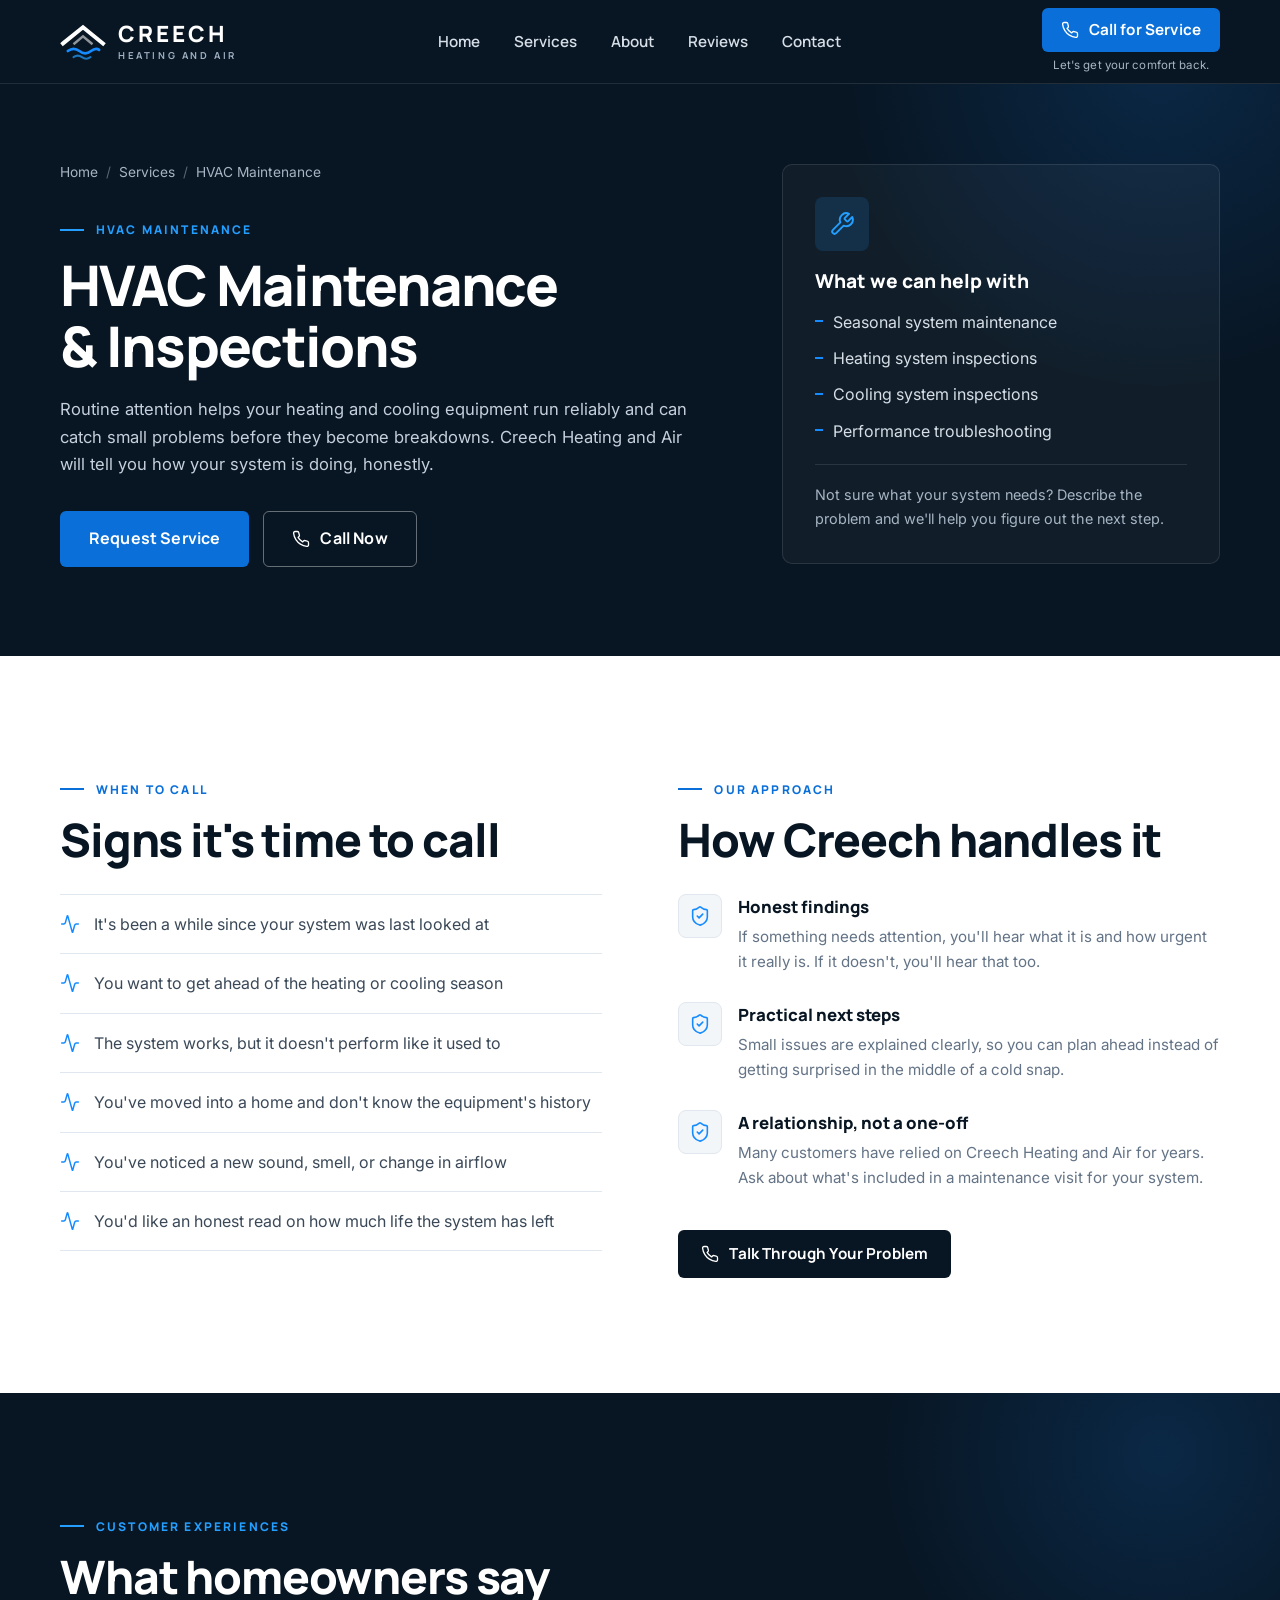
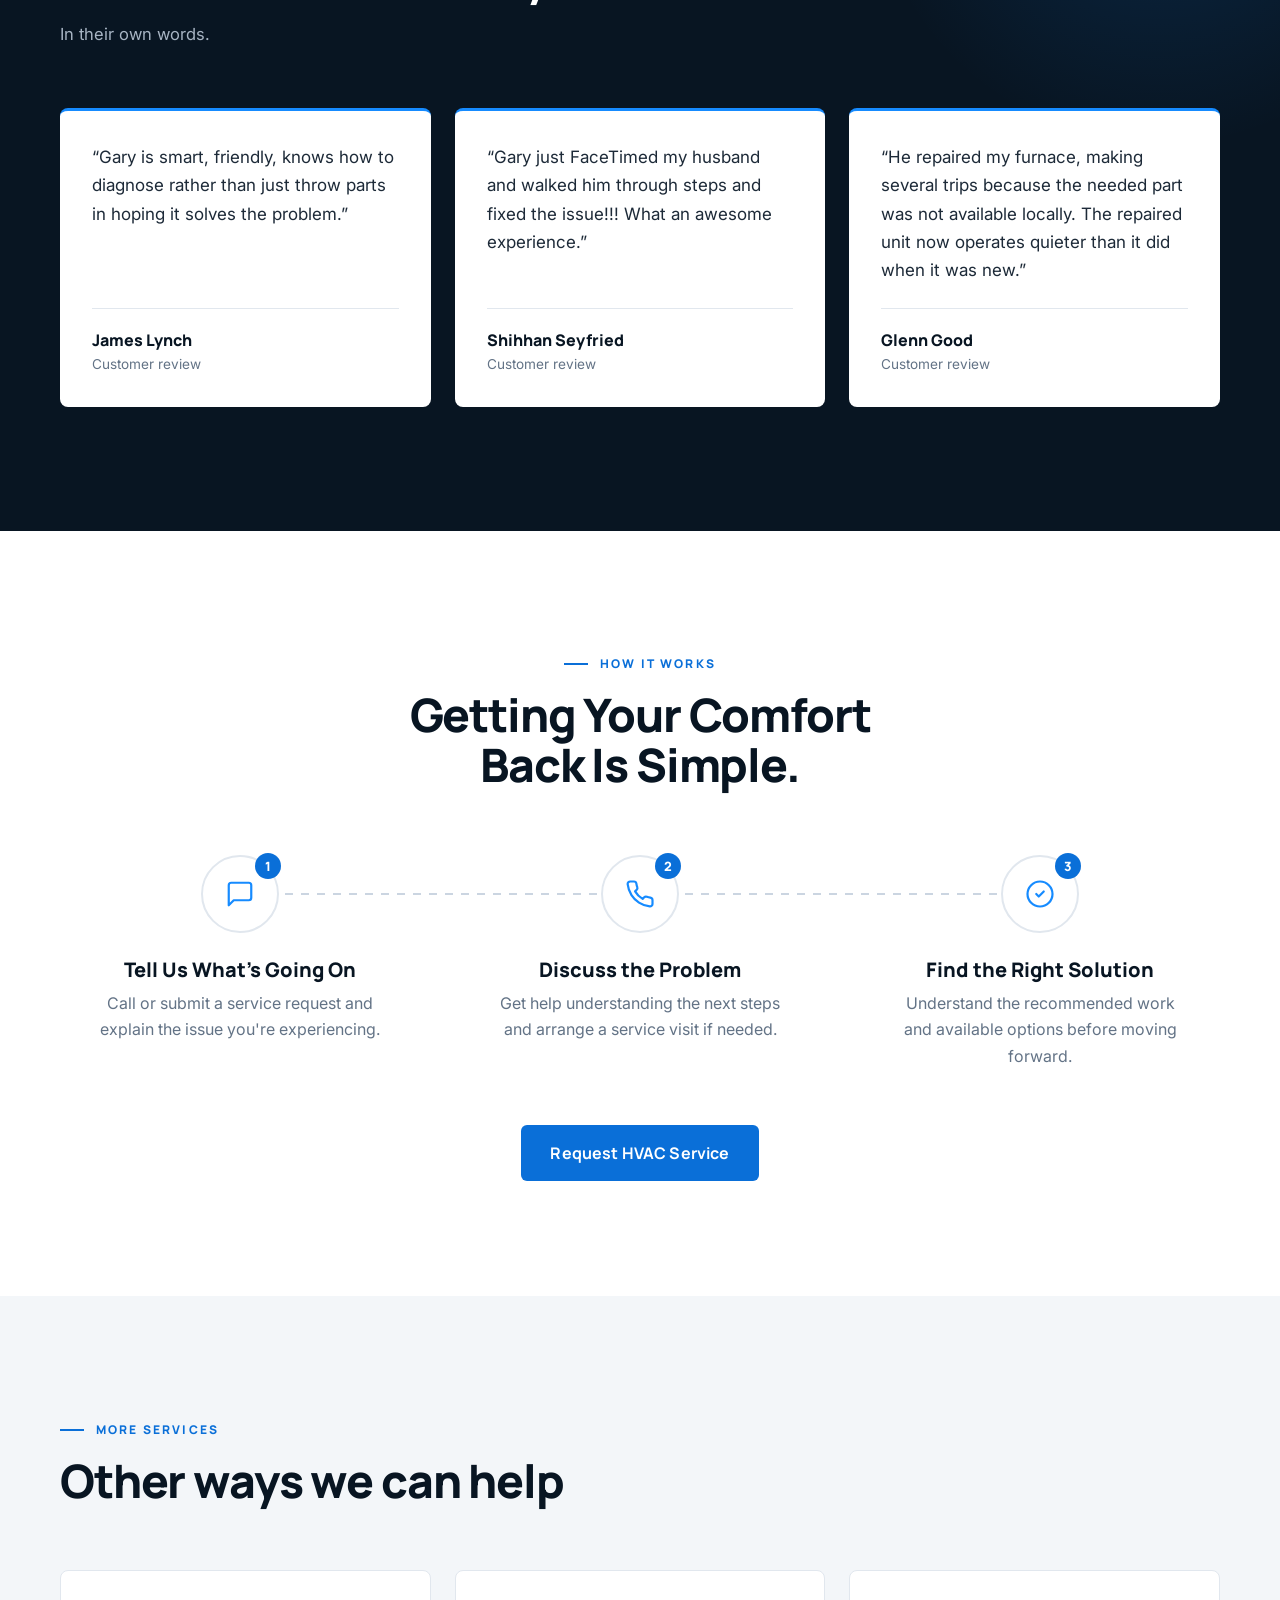
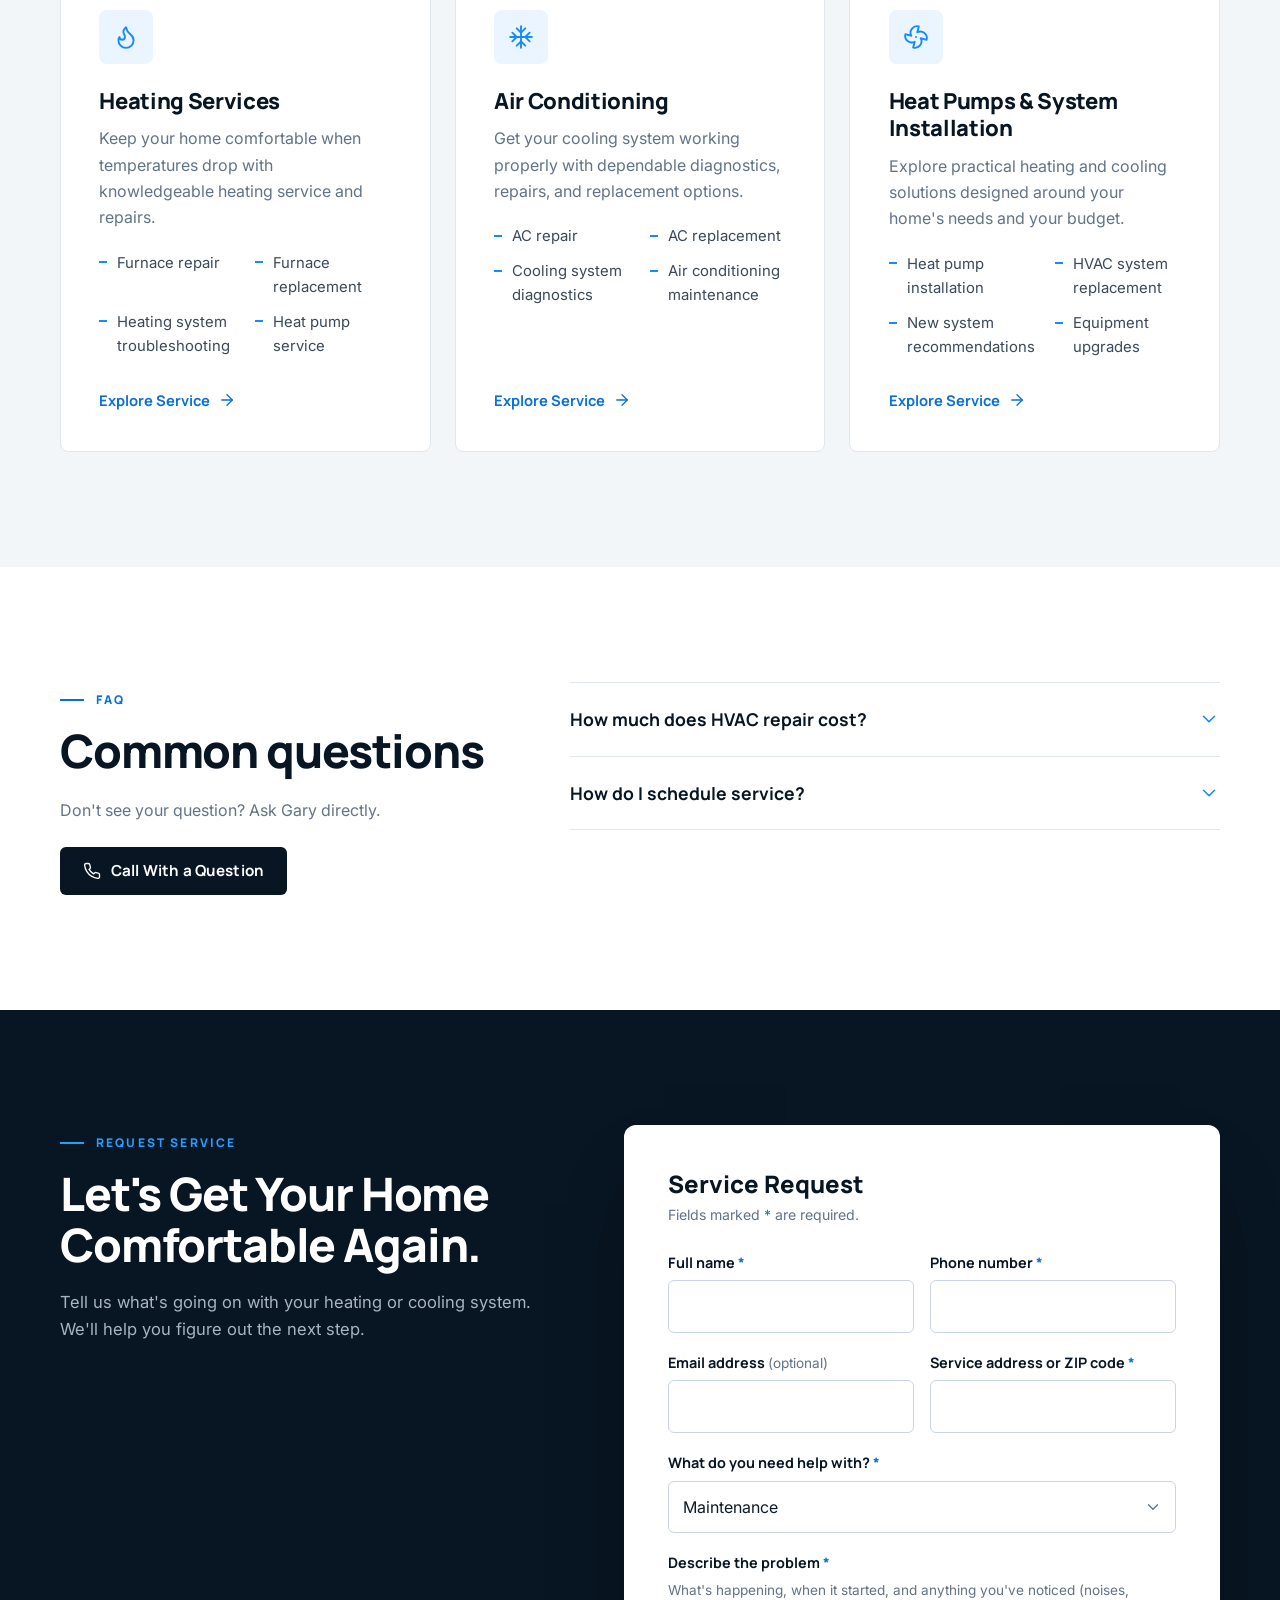
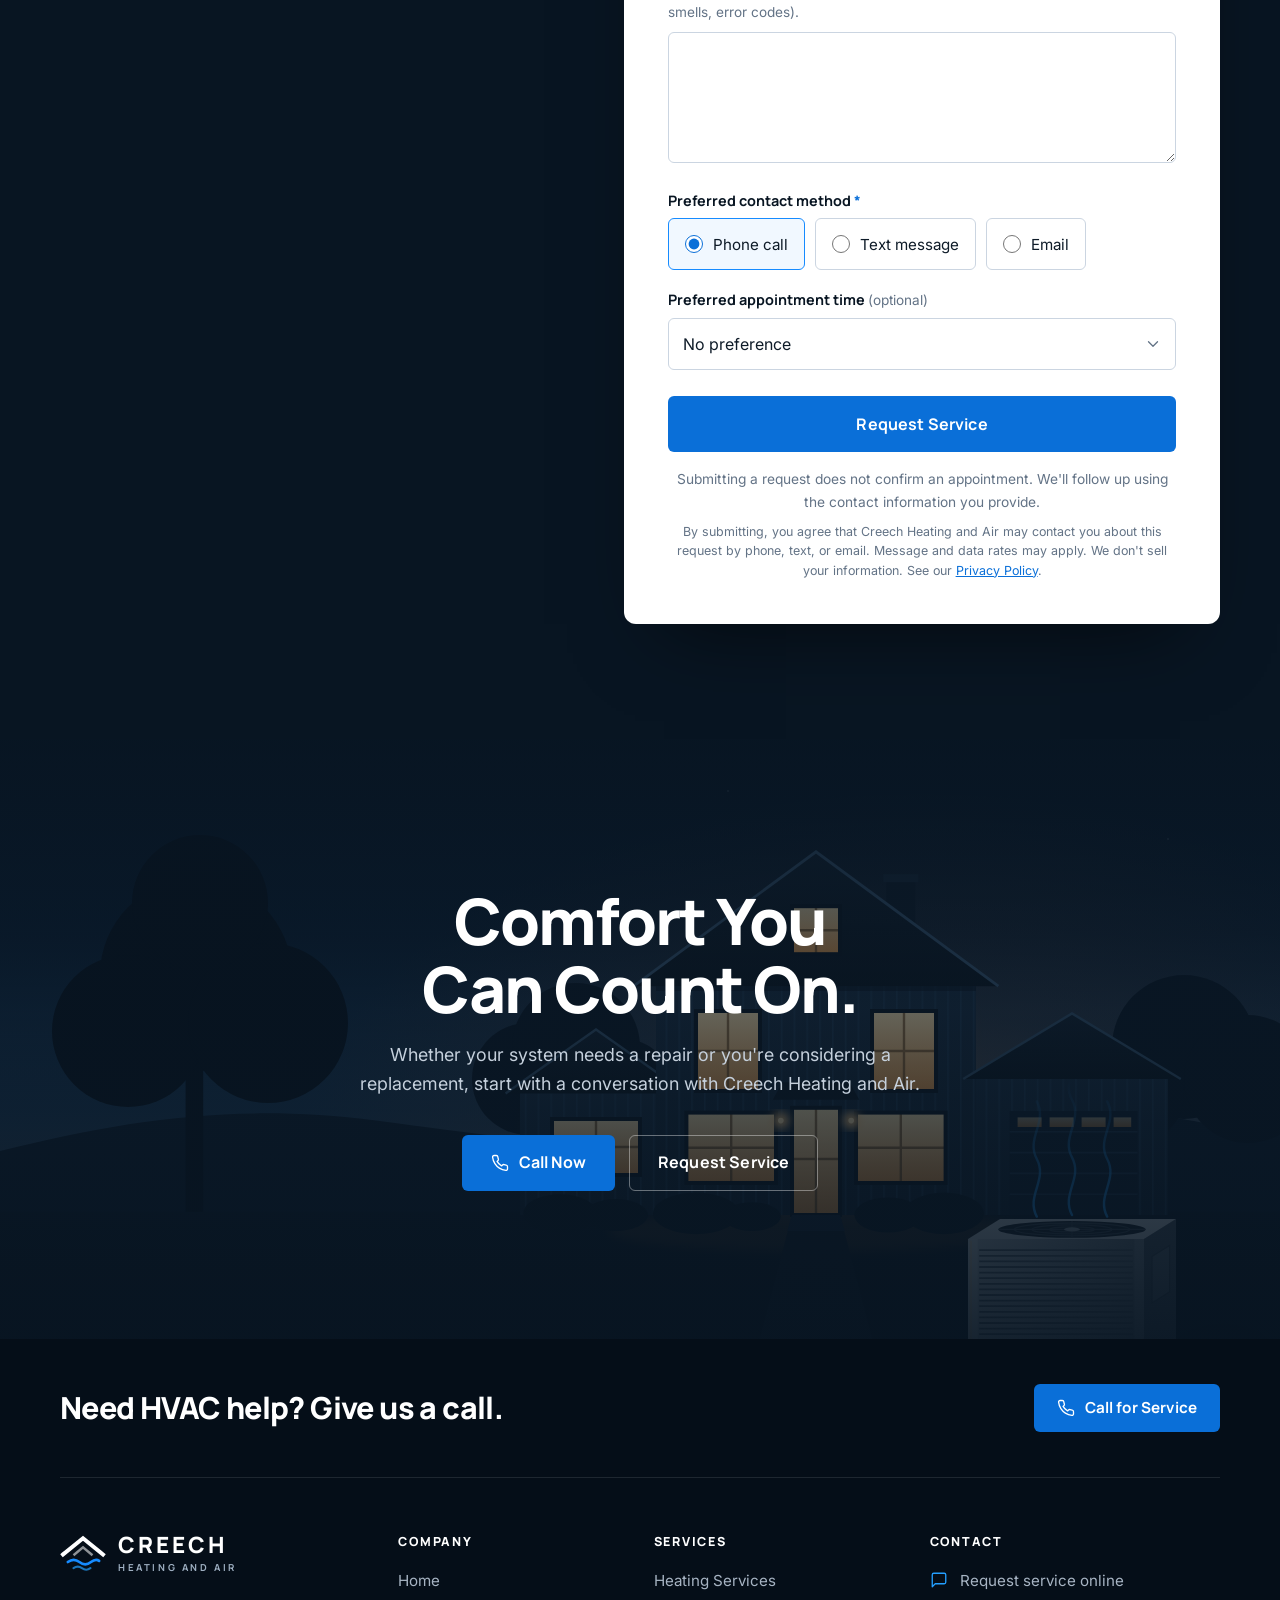
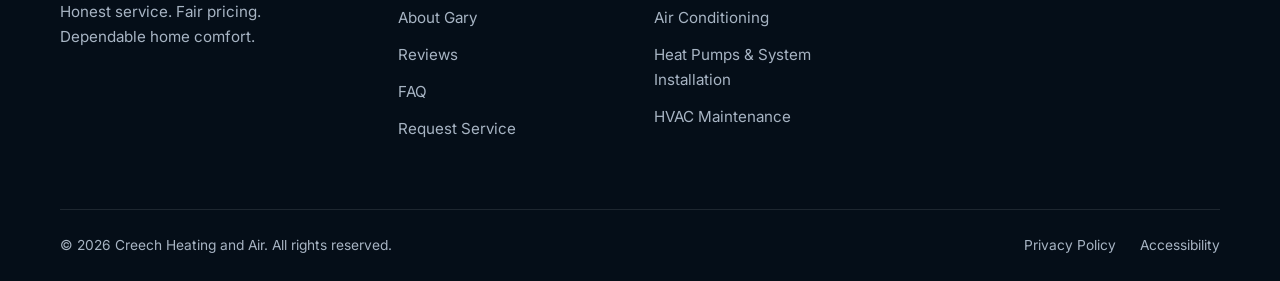
<file: services/hvac-maintenance/index.html>
<!doctype html>
<html lang="en">
<head>
  <meta charset="utf-8">
  <meta name="viewport" content="width=device-width, initial-scale=1">
  <title>HVAC Maintenance &amp; System Inspections | Creech Heating and Air</title>
  <meta name="description" content="Seasonal HVAC maintenance and heating and cooling inspections from Creech Heating and Air. Catch small problems before they turn into breakdowns.">
  
  
  <meta name="theme-color" content="#081522">

  <meta property="og:type" content="website">
  <meta property="og:site_name" content="Creech Heating and Air">
  <meta property="og:title" content="HVAC Maintenance &amp; System Inspections | Creech Heating and Air">
  <meta property="og:description" content="Seasonal HVAC maintenance and heating and cooling inspections from Creech Heating and Air. Catch small problems before they turn into breakdowns.">
  <meta property="og:image" content="../../assets/og-image.png">
  <meta property="og:image:width" content="1200">
  <meta property="og:image:height" content="630">
  
  <meta name="twitter:card" content="summary_large_image">

  <link rel="icon" href="../../assets/favicon.svg" type="image/svg+xml">
  <link rel="apple-touch-icon" href="../../assets/apple-touch-icon.png">

  <link rel="preconnect" href="https://fonts.googleapis.com">
  <link rel="preconnect" href="https://fonts.gstatic.com" crossorigin>
  <link rel="stylesheet" href="https://fonts.googleapis.com/css2?family=Inter:wght@400;500;600&family=Manrope:wght@600;700;800&display=swap">
  <link rel="stylesheet" href="../../assets/styles.css">
  <script type="application/ld+json">{"@context":"https://schema.org","@type":"Service","serviceType":"HVAC Maintenance & Inspections","description":"Seasonal HVAC maintenance and heating and cooling inspections from Creech Heating and Air. Catch small problems before they turn into breakdowns.","provider":{"@type":"HVACBusiness","name":"Creech Heating and Air"}}</script>
  <script type="application/ld+json">{"@context":"https://schema.org","@type":"FAQPage","mainEntity":[{"@type":"Question","name":"How much does HVAC repair cost?","acceptedAnswer":{"@type":"Answer","text":"Pricing depends on the equipment, the diagnosis, and the work required. Contact the company to discuss your issue and ask about pricing before authorizing repairs."}},{"@type":"Question","name":"How do I schedule service?","acceptedAnswer":{"@type":"Answer","text":"Call the business or submit the service request form on this website."}}]}</script>
  
</head>
<body>
  <a class="skip-link" href="#main">Skip to main content</a>
  
<header class="header" data-header>
  <div class="container header__inner">
    
<a href="../../index.html" class="logo " aria-label="Creech Heating and Air, home">
  
<svg class="logo__mark" viewBox="0 0 48 40" aria-hidden="true" focusable="false">
  <path d="M3 21.5 24 4.5l21 17" fill="none" stroke="currentColor" stroke-width="4.2" stroke-linejoin="miter" stroke-linecap="square"/>
  <path d="M15 21.5 24 14l9 7.5" fill="none" stroke="currentColor" stroke-width="2.6" stroke-linejoin="miter" stroke-linecap="square" opacity=".55"/>
  <path d="M8 29.5c4.2-3.2 8.2-3.2 12.2 0s8.2 3.2 12.2 0 6.8-2.6 8.6-1.2" fill="none" stroke="#168BFF" stroke-width="2.8" stroke-linecap="round"/>
  <path d="M14 36c3-2.2 5.9-2.2 8.9 0s5.9 2.2 8.9 0" fill="none" stroke="#249FFF" stroke-width="2.2" stroke-linecap="round" opacity=".7"/>
</svg>
  <span class="logo__text"><span class="logo__name">CREECH</span><span class="logo__sub">HEATING AND AIR</span></span>
</a>

    <nav class="nav" id="site-nav" aria-label="Main" data-nav>
      <ul class="nav__list">
        <li><a class="nav__link" href="../../index.html">Home</a></li><li><a class="nav__link" href="../../index.html#services">Services</a></li><li><a class="nav__link" href="../../index.html#about">About</a></li><li><a class="nav__link" href="#reviews">Reviews</a></li><li><a class="nav__link" href="#contact">Contact</a></li>
      </ul>
      <div class="nav__mobile-cta">
        <a class="btn btn--primary btn--block" href="#contact"><svg class="icon" viewBox="0 0 24 24" fill="none" stroke="currentColor" stroke-width="1.75" stroke-linecap="round" stroke-linejoin="round" aria-hidden="true" focusable="false"><path d="M22 16.92v3a2 2 0 0 1-2.18 2 19.79 19.79 0 0 1-8.63-3.07 19.5 19.5 0 0 1-6-6 19.79 19.79 0 0 1-3.07-8.67A2 2 0 0 1 4.11 2h3a2 2 0 0 1 2 1.72 12.84 12.84 0 0 0 .7 2.81 2 2 0 0 1-.45 2.11L8.09 9.91a16 16 0 0 0 6 6l1.27-1.27a2 2 0 0 1 2.11-.45 12.84 12.84 0 0 0 2.81.7A2 2 0 0 1 22 16.92z"/></svg> Call for Service</a>
        <a class="btn btn--ghost-light btn--block" href="#contact">Request Service</a>
      </div>
    </nav>

    <div class="header__cta">
      <a class="btn btn--primary header__call" href="#contact"><svg class="icon" viewBox="0 0 24 24" fill="none" stroke="currentColor" stroke-width="1.75" stroke-linecap="round" stroke-linejoin="round" aria-hidden="true" focusable="false"><path d="M22 16.92v3a2 2 0 0 1-2.18 2 19.79 19.79 0 0 1-8.63-3.07 19.5 19.5 0 0 1-6-6 19.79 19.79 0 0 1-3.07-8.67A2 2 0 0 1 4.11 2h3a2 2 0 0 1 2 1.72 12.84 12.84 0 0 0 .7 2.81 2 2 0 0 1-.45 2.11L8.09 9.91a16 16 0 0 0 6 6l1.27-1.27a2 2 0 0 1 2.11-.45 12.84 12.84 0 0 0 2.81.7A2 2 0 0 1 22 16.92z"/></svg><span>Call for Service</span></a>
      <span class="header__note">Let's get your comfort back.</span>
    </div>

    <button class="nav-toggle" type="button" aria-controls="site-nav" aria-expanded="false" data-nav-toggle>
      <span class="sr-only" data-nav-label>Open menu</span>
      <svg class="icon nav-toggle__open" viewBox="0 0 24 24" fill="none" stroke="currentColor" stroke-width="1.75" stroke-linecap="round" stroke-linejoin="round" aria-hidden="true" focusable="false"><path d="M4 7h16"/><path d="M4 12h16"/><path d="M4 17h16"/></svg><svg class="icon nav-toggle__close" viewBox="0 0 24 24" fill="none" stroke="currentColor" stroke-width="1.75" stroke-linecap="round" stroke-linejoin="round" aria-hidden="true" focusable="false"><path d="M18 6 6 18"/><path d="m6 6 12 12"/></svg>
    </button>
  </div>
</header>
  <main id="main" tabindex="-1">

<section class="page-hero" aria-labelledby="page-title">
  <div class="container page-hero__grid">
    <div>
      <nav class="breadcrumb" aria-label="Breadcrumb">
        <ol><li><a href="../../index.html">Home</a></li><li><a href="../../index.html#services">Services</a></li><li aria-current="page">HVAC Maintenance</li></ol>
      </nav>
      <p class="eyebrow eyebrow--light">HVAC Maintenance</p>
      <h1 class="page-hero__title" id="page-title">HVAC Maintenance &amp; Inspections</h1>
      <p class="page-hero__lede">Routine attention helps your heating and cooling equipment run reliably and can catch small problems before they become breakdowns. Creech Heating and Air will tell you how your system is doing, honestly.</p>
      <div class="hero__actions">
        <a class="btn btn--primary btn--lg" href="#contact">Request Service</a>
        <a class="btn btn--ghost-light btn--lg" href="#contact"><svg class="icon" viewBox="0 0 24 24" fill="none" stroke="currentColor" stroke-width="1.75" stroke-linecap="round" stroke-linejoin="round" aria-hidden="true" focusable="false"><path d="M22 16.92v3a2 2 0 0 1-2.18 2 19.79 19.79 0 0 1-8.63-3.07 19.5 19.5 0 0 1-6-6 19.79 19.79 0 0 1-3.07-8.67A2 2 0 0 1 4.11 2h3a2 2 0 0 1 2 1.72 12.84 12.84 0 0 0 .7 2.81 2 2 0 0 1-.45 2.11L8.09 9.91a16 16 0 0 0 6 6l1.27-1.27a2 2 0 0 1 2.11-.45 12.84 12.84 0 0 0 2.81.7A2 2 0 0 1 22 16.92z"/></svg> Call Now</a>
      </div>
    </div>
    <aside class="page-hero__card" aria-labelledby="help-with">
      <span class="service-card__icon"><svg class="icon" viewBox="0 0 24 24" fill="none" stroke="currentColor" stroke-width="1.75" stroke-linecap="round" stroke-linejoin="round" aria-hidden="true" focusable="false"><path d="M14.7 6.3a1 1 0 0 0 0 1.4l1.6 1.6a1 1 0 0 0 1.4 0l3.77-3.77a6 6 0 0 1-7.94 7.94l-6.91 6.91a2.12 2.12 0 0 1-3-3l6.91-6.91a6 6 0 0 1 7.94-7.94l-3.76 3.76z"/></svg></span>
      <h2 class="page-hero__card-title" id="help-with">What we can help with</h2>
      <ul class="service-card__list"><li>Seasonal system maintenance</li><li>Heating system inspections</li><li>Cooling system inspections</li><li>Performance troubleshooting</li></ul>
      <p class="page-hero__card-note">Not sure what your system needs? Describe the problem and we'll help you figure out the next step.</p>
    </aside>
  </div>
</section>

<section class="section section--white" aria-labelledby="signs-title">
  <div class="container detail__grid">
    <div>
      
<div class="section-head">
  <p class="eyebrow">When to Call</p>
  <h2 class="section-title" id="signs-title">Signs it's time to call</h2>
  
</div>
      <ul class="signs"><li><svg class="icon" viewBox="0 0 24 24" fill="none" stroke="currentColor" stroke-width="1.75" stroke-linecap="round" stroke-linejoin="round" aria-hidden="true" focusable="false"><path d="M22 12h-2.48a2 2 0 0 0-1.93 1.46l-2.35 8.36a.25.25 0 0 1-.48 0L9.24 2.18a.25.25 0 0 0-.48 0l-2.35 8.36A2 2 0 0 1 4.49 12H2"/></svg><span>It&#39;s been a while since your system was last looked at</span></li><li><svg class="icon" viewBox="0 0 24 24" fill="none" stroke="currentColor" stroke-width="1.75" stroke-linecap="round" stroke-linejoin="round" aria-hidden="true" focusable="false"><path d="M22 12h-2.48a2 2 0 0 0-1.93 1.46l-2.35 8.36a.25.25 0 0 1-.48 0L9.24 2.18a.25.25 0 0 0-.48 0l-2.35 8.36A2 2 0 0 1 4.49 12H2"/></svg><span>You want to get ahead of the heating or cooling season</span></li><li><svg class="icon" viewBox="0 0 24 24" fill="none" stroke="currentColor" stroke-width="1.75" stroke-linecap="round" stroke-linejoin="round" aria-hidden="true" focusable="false"><path d="M22 12h-2.48a2 2 0 0 0-1.93 1.46l-2.35 8.36a.25.25 0 0 1-.48 0L9.24 2.18a.25.25 0 0 0-.48 0l-2.35 8.36A2 2 0 0 1 4.49 12H2"/></svg><span>The system works, but it doesn&#39;t perform like it used to</span></li><li><svg class="icon" viewBox="0 0 24 24" fill="none" stroke="currentColor" stroke-width="1.75" stroke-linecap="round" stroke-linejoin="round" aria-hidden="true" focusable="false"><path d="M22 12h-2.48a2 2 0 0 0-1.93 1.46l-2.35 8.36a.25.25 0 0 1-.48 0L9.24 2.18a.25.25 0 0 0-.48 0l-2.35 8.36A2 2 0 0 1 4.49 12H2"/></svg><span>You&#39;ve moved into a home and don&#39;t know the equipment&#39;s history</span></li><li><svg class="icon" viewBox="0 0 24 24" fill="none" stroke="currentColor" stroke-width="1.75" stroke-linecap="round" stroke-linejoin="round" aria-hidden="true" focusable="false"><path d="M22 12h-2.48a2 2 0 0 0-1.93 1.46l-2.35 8.36a.25.25 0 0 1-.48 0L9.24 2.18a.25.25 0 0 0-.48 0l-2.35 8.36A2 2 0 0 1 4.49 12H2"/></svg><span>You&#39;ve noticed a new sound, smell, or change in airflow</span></li><li><svg class="icon" viewBox="0 0 24 24" fill="none" stroke="currentColor" stroke-width="1.75" stroke-linecap="round" stroke-linejoin="round" aria-hidden="true" focusable="false"><path d="M22 12h-2.48a2 2 0 0 0-1.93 1.46l-2.35 8.36a.25.25 0 0 1-.48 0L9.24 2.18a.25.25 0 0 0-.48 0l-2.35 8.36A2 2 0 0 1 4.49 12H2"/></svg><span>You&#39;d like an honest read on how much life the system has left</span></li></ul>
    </div>
    <div>
      
<div class="section-head">
  <p class="eyebrow">Our Approach</p>
  <h2 class="section-title">How Creech handles it</h2>
  
</div>
      <ul class="values values--stacked">
        <li class="value"><span class="value__icon"><svg class="icon" viewBox="0 0 24 24" fill="none" stroke="currentColor" stroke-width="1.75" stroke-linecap="round" stroke-linejoin="round" aria-hidden="true" focusable="false"><path d="M20 13c0 5-3.5 7.5-7.66 8.95a1 1 0 0 1-.67-.01C7.5 20.5 4 18 4 13V6a1 1 0 0 1 1-1c2 0 4.5-1.2 6.24-2.72a1.17 1.17 0 0 1 1.52 0C14.51 3.81 17 5 19 5a1 1 0 0 1 1 1z"/><path d="m9 12 2 2 4-4"/></svg></span><div><h3 class="value__title">Honest findings</h3><p>If something needs attention, you&#39;ll hear what it is and how urgent it really is. If it doesn&#39;t, you&#39;ll hear that too.</p></div></li><li class="value"><span class="value__icon"><svg class="icon" viewBox="0 0 24 24" fill="none" stroke="currentColor" stroke-width="1.75" stroke-linecap="round" stroke-linejoin="round" aria-hidden="true" focusable="false"><path d="M20 13c0 5-3.5 7.5-7.66 8.95a1 1 0 0 1-.67-.01C7.5 20.5 4 18 4 13V6a1 1 0 0 1 1-1c2 0 4.5-1.2 6.24-2.72a1.17 1.17 0 0 1 1.52 0C14.51 3.81 17 5 19 5a1 1 0 0 1 1 1z"/><path d="m9 12 2 2 4-4"/></svg></span><div><h3 class="value__title">Practical next steps</h3><p>Small issues are explained clearly, so you can plan ahead instead of getting surprised in the middle of a cold snap.</p></div></li><li class="value"><span class="value__icon"><svg class="icon" viewBox="0 0 24 24" fill="none" stroke="currentColor" stroke-width="1.75" stroke-linecap="round" stroke-linejoin="round" aria-hidden="true" focusable="false"><path d="M20 13c0 5-3.5 7.5-7.66 8.95a1 1 0 0 1-.67-.01C7.5 20.5 4 18 4 13V6a1 1 0 0 1 1-1c2 0 4.5-1.2 6.24-2.72a1.17 1.17 0 0 1 1.52 0C14.51 3.81 17 5 19 5a1 1 0 0 1 1 1z"/><path d="m9 12 2 2 4-4"/></svg></span><div><h3 class="value__title">A relationship, not a one-off</h3><p>Many customers have relied on Creech Heating and Air for years. Ask about what&#39;s included in a maintenance visit for your system.</p></div></li>
      </ul>
      <a class="btn btn--dark" href="#contact"><svg class="icon" viewBox="0 0 24 24" fill="none" stroke="currentColor" stroke-width="1.75" stroke-linecap="round" stroke-linejoin="round" aria-hidden="true" focusable="false"><path d="M22 16.92v3a2 2 0 0 1-2.18 2 19.79 19.79 0 0 1-8.63-3.07 19.5 19.5 0 0 1-6-6 19.79 19.79 0 0 1-3.07-8.67A2 2 0 0 1 4.11 2h3a2 2 0 0 1 2 1.72 12.84 12.84 0 0 0 .7 2.81 2 2 0 0 1-.45 2.11L8.09 9.91a16 16 0 0 0 6 6l1.27-1.27a2 2 0 0 1 2.11-.45 12.84 12.84 0 0 0 2.81.7A2 2 0 0 1 22 16.92z"/></svg> Talk Through Your Problem</a>
    </div>
  </div>
</section>


<section class="section section--navy reviews" id="reviews" aria-labelledby="reviews-title">
  <div class="container">
    <div class="reviews__top">
      
<div class="section-head">
  <p class="eyebrow">Customer Experiences</p>
  <h2 class="section-title" id="reviews-title">What homeowners say</h2>
  <p class="section-lede">In their own words.</p>
</div>
      
    </div>
    <div class="reviews__track" data-carousel tabindex="0" role="region" aria-label="Customer reviews, scrollable">
      
<figure class="review-card">
  
  <blockquote><p>“Gary is smart, friendly, knows how to diagnose rather than just throw parts in hoping it solves the problem.”</p></blockquote>
  <figcaption>
    <span class="review-card__name">James Lynch</span>
    <span class="review-card__meta">Customer review</span>
  </figcaption>
</figure>
<figure class="review-card">
  
  <blockquote><p>“Gary just FaceTimed my husband and walked him through steps and fixed the issue!!! What an awesome experience.”</p></blockquote>
  <figcaption>
    <span class="review-card__name">Shihhan Seyfried</span>
    <span class="review-card__meta">Customer review</span>
  </figcaption>
</figure>
<figure class="review-card">
  
  <blockquote><p>“He repaired my furnace, making several trips because the needed part was not available locally. The repaired unit now operates quieter than it did when it was new.”</p></blockquote>
  <figcaption>
    <span class="review-card__name">Glenn Good</span>
    <span class="review-card__meta">Customer review</span>
  </figcaption>
</figure>
    </div>
    
  </div>
</section>


<section class="section section--white process" aria-labelledby="process-title">
  <div class="container">
    
<div class="section-head section-head--center">
  <p class="eyebrow">How It Works</p>
  <h2 class="section-title" id="process-title">Getting Your Comfort Back Is Simple.</h2>
  
</div>
    <ol class="steps">
      
      <li class="step">
        <span class="step__badge"><span class="step__num">1</span><svg class="icon step__icon" viewBox="0 0 24 24" fill="none" stroke="currentColor" stroke-width="1.75" stroke-linecap="round" stroke-linejoin="round" aria-hidden="true" focusable="false"><path d="M21 15a2 2 0 0 1-2 2H7l-4 4V5a2 2 0 0 1 2-2h14a2 2 0 0 1 2 2z"/></svg></span>
        <h3 class="step__title">Tell Us What's Going On</h3>
        <p>Call or submit a service request and explain the issue you're experiencing.</p>
      </li>
      <li class="step">
        <span class="step__badge"><span class="step__num">2</span><svg class="icon step__icon" viewBox="0 0 24 24" fill="none" stroke="currentColor" stroke-width="1.75" stroke-linecap="round" stroke-linejoin="round" aria-hidden="true" focusable="false"><path d="M22 16.92v3a2 2 0 0 1-2.18 2 19.79 19.79 0 0 1-8.63-3.07 19.5 19.5 0 0 1-6-6 19.79 19.79 0 0 1-3.07-8.67A2 2 0 0 1 4.11 2h3a2 2 0 0 1 2 1.72 12.84 12.84 0 0 0 .7 2.81 2 2 0 0 1-.45 2.11L8.09 9.91a16 16 0 0 0 6 6l1.27-1.27a2 2 0 0 1 2.11-.45 12.84 12.84 0 0 0 2.81.7A2 2 0 0 1 22 16.92z"/></svg></span>
        <h3 class="step__title">Discuss the Problem</h3>
        <p>Get help understanding the next steps and arrange a service visit if needed.</p>
      </li>
      <li class="step">
        <span class="step__badge"><span class="step__num">3</span><svg class="icon step__icon" viewBox="0 0 24 24" fill="none" stroke="currentColor" stroke-width="1.75" stroke-linecap="round" stroke-linejoin="round" aria-hidden="true" focusable="false"><circle cx="12" cy="12" r="10"/><path d="m9 12 2 2 4-4"/></svg></span>
        <h3 class="step__title">Find the Right Solution</h3>
        <p>Understand the recommended work and available options before moving forward.</p>
      </li>
    </ol>
    <div class="center">
      <a class="btn btn--primary btn--lg" href="#contact">Request HVAC Service</a>
    </div>
  </div>
</section>

<section class="section section--gray" aria-labelledby="more-title">
  <div class="container">
    
<div class="section-head">
  <p class="eyebrow">More Services</p>
  <h2 class="section-title" id="more-title">Other ways we can help</h2>
  
</div>
    <div class="service-grid service-grid--three">
<article class="service-card">
  <span class="service-card__icon"><svg class="icon" viewBox="0 0 24 24" fill="none" stroke="currentColor" stroke-width="1.75" stroke-linecap="round" stroke-linejoin="round" aria-hidden="true" focusable="false"><path d="M8.5 14.5A2.5 2.5 0 0 0 11 12c0-1.38-.5-2-1-3-1.072-2.143-.224-4.054 2-6 .5 2.5 2 4.9 4 6.5 2 1.6 3 3.5 3 5.5a7 7 0 1 1-14 0c0-1.153.433-2.294 1-3a2.5 2.5 0 0 0 2.5 2.5z"/></svg></span>
  <h3 class="service-card__title"><a class="service-card__link" href="../../services/heating/index.html">Heating Services</a></h3>
  <p class="service-card__text">Keep your home comfortable when temperatures drop with knowledgeable heating service and repairs.</p>
  <ul class="service-card__list"><li>Furnace repair</li><li>Furnace replacement</li><li>Heating system troubleshooting</li><li>Heat pump service</li></ul>
  <span class="service-card__more" aria-hidden="true">Explore Service <svg class="icon" viewBox="0 0 24 24" fill="none" stroke="currentColor" stroke-width="1.75" stroke-linecap="round" stroke-linejoin="round" aria-hidden="true" focusable="false"><path d="M5 12h14"/><path d="m12 5 7 7-7 7"/></svg></span>
</article>
<article class="service-card">
  <span class="service-card__icon"><svg class="icon" viewBox="0 0 24 24" fill="none" stroke="currentColor" stroke-width="1.75" stroke-linecap="round" stroke-linejoin="round" aria-hidden="true" focusable="false"><path d="M2 12h20"/><path d="M12 2v20"/><path d="m20 16-4-4 4-4"/><path d="m4 8 4 4-4 4"/><path d="m16 4-4 4-4-4"/><path d="m8 20 4-4 4 4"/></svg></span>
  <h3 class="service-card__title"><a class="service-card__link" href="../../services/air-conditioning/index.html">Air Conditioning</a></h3>
  <p class="service-card__text">Get your cooling system working properly with dependable diagnostics, repairs, and replacement options.</p>
  <ul class="service-card__list"><li>AC repair</li><li>AC replacement</li><li>Cooling system diagnostics</li><li>Air conditioning maintenance</li></ul>
  <span class="service-card__more" aria-hidden="true">Explore Service <svg class="icon" viewBox="0 0 24 24" fill="none" stroke="currentColor" stroke-width="1.75" stroke-linecap="round" stroke-linejoin="round" aria-hidden="true" focusable="false"><path d="M5 12h14"/><path d="m12 5 7 7-7 7"/></svg></span>
</article>
<article class="service-card">
  <span class="service-card__icon"><svg class="icon" viewBox="0 0 24 24" fill="none" stroke="currentColor" stroke-width="1.75" stroke-linecap="round" stroke-linejoin="round" aria-hidden="true" focusable="false"><path d="M10.827 16.379a6.082 6.082 0 0 1-8.618-7.002l5.412 1.45a6.082 6.082 0 0 1 7.002-8.618l-1.45 5.412a6.082 6.082 0 0 1 8.618 7.002l-5.412-1.45a6.082 6.082 0 0 1-7.002 8.618l1.45-5.412Z"/><path d="M12 12v.01"/></svg></span>
  <h3 class="service-card__title"><a class="service-card__link" href="../../services/heat-pumps-and-installation/index.html">Heat Pumps &amp; System Installation</a></h3>
  <p class="service-card__text">Explore practical heating and cooling solutions designed around your home&#39;s needs and your budget.</p>
  <ul class="service-card__list"><li>Heat pump installation</li><li>HVAC system replacement</li><li>New system recommendations</li><li>Equipment upgrades</li></ul>
  <span class="service-card__more" aria-hidden="true">Explore Service <svg class="icon" viewBox="0 0 24 24" fill="none" stroke="currentColor" stroke-width="1.75" stroke-linecap="round" stroke-linejoin="round" aria-hidden="true" focusable="false"><path d="M5 12h14"/><path d="m12 5 7 7-7 7"/></svg></span>
</article></div>
  </div>
</section>


<section class="section section--white faq" id="faq" aria-labelledby="faq-title">
  <div class="container faq__grid">
    <div>
      
<div class="section-head">
  <p class="eyebrow">FAQ</p>
  <h2 class="section-title" id="faq-title">Common questions</h2>
  
</div>
      <p class="faq__help">Don't see your question? Ask Gary directly.</p>
      <a class="btn btn--dark" href="#contact"><svg class="icon" viewBox="0 0 24 24" fill="none" stroke="currentColor" stroke-width="1.75" stroke-linecap="round" stroke-linejoin="round" aria-hidden="true" focusable="false"><path d="M22 16.92v3a2 2 0 0 1-2.18 2 19.79 19.79 0 0 1-8.63-3.07 19.5 19.5 0 0 1-6-6 19.79 19.79 0 0 1-3.07-8.67A2 2 0 0 1 4.11 2h3a2 2 0 0 1 2 1.72 12.84 12.84 0 0 0 .7 2.81 2 2 0 0 1-.45 2.11L8.09 9.91a16 16 0 0 0 6 6l1.27-1.27a2 2 0 0 1 2.11-.45 12.84 12.84 0 0 0 2.81.7A2 2 0 0 1 22 16.92z"/></svg> Call With a Question</a>
    </div>
    <div class="faq__list">
      
      <details class="faq__item">
        <summary><span>How much does HVAC repair cost?</span><svg class="icon faq__chev" viewBox="0 0 24 24" fill="none" stroke="currentColor" stroke-width="1.75" stroke-linecap="round" stroke-linejoin="round" aria-hidden="true" focusable="false"><path d="m6 9 6 6 6-6"/></svg></summary>
        <div class="faq__answer"><p>Pricing depends on the equipment, the diagnosis, and the work required. Contact the company to discuss your issue and ask about pricing before authorizing repairs.</p></div>
      </details>
      <details class="faq__item">
        <summary><span>How do I schedule service?</span><svg class="icon faq__chev" viewBox="0 0 24 24" fill="none" stroke="currentColor" stroke-width="1.75" stroke-linecap="round" stroke-linejoin="round" aria-hidden="true" focusable="false"><path d="m6 9 6 6 6-6"/></svg></summary>
        <div class="faq__answer"><p>Call the business or submit the service request form on this website.</p></div>
      </details>
    </div>
  </div>
</section>


<section class="section section--navy contact" id="contact" aria-labelledby="contact-title">
  <div class="container contact__grid">
    <div class="contact__intro">
      <p class="eyebrow eyebrow--light">Request Service</p>
      <h2 class="section-title" id="contact-title">Let's Get Your Home Comfortable Again.</h2>
      <p class="section-lede">Tell us what's going on with your heating or cooling system. We'll help you figure out the next step.</p>

      
      
    </div>

    <div class="form-card" data-form-card>
      <form class="form" novalidate data-request-form
        data-endpoint=""
        data-hidden='{}'
        data-phone="">
        <h3 class="form__title">Service Request</h3>
        <p class="form__intro">Fields marked <span class="field__req" aria-hidden="true">*</span><span class="sr-only">with an asterisk</span> are required.</p>

        <div class="form-alert form-alert--error" data-form-error tabindex="-1" hidden></div>

        <div class="form__row">
          
<div class="field" data-field>
  <label class="field__label" for="f-name">Full name <span class="field__req" aria-hidden="true">*</span></label>
  
  <input id="f-name" name="name" type="text" autocomplete="name" required aria-describedby="f-name-error">
  <p class="field__error" id="f-name-error" data-error hidden></p>
</div>
          
<div class="field" data-field>
  <label class="field__label" for="f-phone">Phone number <span class="field__req" aria-hidden="true">*</span></label>
  
  <input id="f-phone" name="phone" type="tel" autocomplete="tel" inputmode="tel" required aria-describedby="f-phone-error">
  <p class="field__error" id="f-phone-error" data-error hidden></p>
</div>
        </div>
        <div class="form__row">
          
<div class="field" data-field>
  <label class="field__label" for="f-email">Email address <span class="field__opt">(optional)</span></label>
  
  <input id="f-email" name="email" type="email" autocomplete="email" aria-describedby="f-email-error">
  <p class="field__error" id="f-email-error" data-error hidden></p>
</div>
          
<div class="field" data-field>
  <label class="field__label" for="f-location">Service address or ZIP code <span class="field__req" aria-hidden="true">*</span></label>
  
  <input id="f-location" name="location" type="text" autocomplete="street-address" required aria-describedby="f-location-error">
  <p class="field__error" id="f-location-error" data-error hidden></p>
</div>
        </div>

        
<div class="field" data-field>
  <label class="field__label" for="f-service">What do you need help with? <span class="field__req" aria-hidden="true">*</span></label>
  
  <div class="select"><select id="f-service" name="service" required aria-describedby="f-service-error">
            <option value="" disabled>Choose one</option>
            <option>Furnace repair</option><option>Air conditioning repair</option><option>Heating system installation or replacement</option><option>AC installation or replacement</option><option>Heat pump service</option><option selected>Maintenance</option><option>Other</option>
          </select><svg class="icon" viewBox="0 0 24 24" fill="none" stroke="currentColor" stroke-width="1.75" stroke-linecap="round" stroke-linejoin="round" aria-hidden="true" focusable="false"><path d="m6 9 6 6 6-6"/></svg></div>
  <p class="field__error" id="f-service-error" data-error hidden></p>
</div>

        
<div class="field" data-field>
  <label class="field__label" for="f-message">Describe the problem <span class="field__req" aria-hidden="true">*</span></label>
  <p class="field__hint" id="f-message-hint">What's happening, when it started, and anything you've noticed (noises, smells, error codes).</p>
  <textarea id="f-message" name="message" rows="4" required aria-describedby="f-message-hint f-message-error"></textarea>
  <p class="field__error" id="f-message-error" data-error hidden></p>
</div>

        <fieldset class="field field--choice" data-field>
          <legend class="field__label">Preferred contact method <span class="field__req" aria-hidden="true">*</span></legend>
          <div class="choices">
            <label class="choice"><input type="radio" name="contactMethod" value="Phone call" checked> <span>Phone call</span></label>
            <label class="choice"><input type="radio" name="contactMethod" value="Text message"> <span>Text message</span></label>
            <label class="choice"><input type="radio" name="contactMethod" value="Email"> <span>Email</span></label>
          </div>
          <p class="field__error" id="f-method-error" data-error hidden></p>
        </fieldset>

        
<div class="field" data-field>
  <label class="field__label" for="f-time">Preferred appointment time <span class="field__opt">(optional)</span></label>
  
  <div class="select"><select id="f-time" name="preferredTime">
            <option value="">No preference</option>
            <option>Morning</option>
            <option>Afternoon</option>
          </select><svg class="icon" viewBox="0 0 24 24" fill="none" stroke="currentColor" stroke-width="1.75" stroke-linecap="round" stroke-linejoin="round" aria-hidden="true" focusable="false"><path d="m6 9 6 6 6-6"/></svg></div>
  <p class="field__error" id="f-time-error" data-error hidden></p>
</div>

        <!-- Spam trap: hidden from people, filled in by bots -->
        <div class="hp" aria-hidden="true"><label for="f-website">Website</label><input id="f-website" name="website" type="text" tabindex="-1" autocomplete="off"></div>

        <button class="btn btn--primary btn--lg btn--block" type="submit" data-submit>
          <span data-submit-label>Request Service</span>
        </button>

        <p class="form__note">Submitting a request does not confirm an appointment. We'll follow up using the contact information you provide.</p>
        <p class="form__legal">By submitting, you agree that Creech Heating and Air may contact you about this request by phone, text, or email. Message and data rates may apply. We don't sell your information. See our <a href="../../privacy-policy/index.html">Privacy Policy</a>.</p>
      </form>

      <div class="form-success" data-form-success tabindex="-1" hidden>
        <span class="form-success__icon"><svg class="icon" viewBox="0 0 24 24" fill="none" stroke="currentColor" stroke-width="1.75" stroke-linecap="round" stroke-linejoin="round" aria-hidden="true" focusable="false"><circle cx="12" cy="12" r="10"/><path d="m9 12 2 2 4-4"/></svg></span>
        <h3>Your request was sent.</h3>
        <p data-success-text>Thanks for reaching out. We'll follow up using the contact information you provided.</p>
        <p class="form-success__small">Submitting a request does not confirm an appointment.</p>
        
      </div>
    </div>
  </div>
</section>


<section class="banner" aria-labelledby="banner-title">
  <div class="banner__media"><img class=" is-illustration" src="../../assets/images/home-dusk.svg" alt="Illustration of a comfortable home at sunset" loading="lazy" decoding="async" width="1600" height="1000"></div>
  <div class="banner__shade" aria-hidden="true"></div>
  <div class="container banner__content">
    <h2 class="banner__title" id="banner-title">Comfort You Can Count On.</h2>
    <p>Whether your system needs a repair or you're considering a replacement, start with a conversation with Creech Heating and Air.</p>
    <div class="banner__actions">
      <a class="btn btn--primary btn--lg" href="#contact"><svg class="icon" viewBox="0 0 24 24" fill="none" stroke="currentColor" stroke-width="1.75" stroke-linecap="round" stroke-linejoin="round" aria-hidden="true" focusable="false"><path d="M22 16.92v3a2 2 0 0 1-2.18 2 19.79 19.79 0 0 1-8.63-3.07 19.5 19.5 0 0 1-6-6 19.79 19.79 0 0 1-3.07-8.67A2 2 0 0 1 4.11 2h3a2 2 0 0 1 2 1.72 12.84 12.84 0 0 0 .7 2.81 2 2 0 0 1-.45 2.11L8.09 9.91a16 16 0 0 0 6 6l1.27-1.27a2 2 0 0 1 2.11-.45 12.84 12.84 0 0 0 2.81.7A2 2 0 0 1 22 16.92z"/></svg> Call Now</a>
      <a class="btn btn--ghost-light btn--lg" href="#contact">Request Service</a>
    </div>
  </div>
</section>
  </main>
  
<footer class="footer">
  <div class="container">
    <div class="footer__cta">
      <p class="footer__cta-text">Need HVAC help? Give us a call.</p>
      <a class="btn btn--primary" href="#contact"><svg class="icon" viewBox="0 0 24 24" fill="none" stroke="currentColor" stroke-width="1.75" stroke-linecap="round" stroke-linejoin="round" aria-hidden="true" focusable="false"><path d="M22 16.92v3a2 2 0 0 1-2.18 2 19.79 19.79 0 0 1-8.63-3.07 19.5 19.5 0 0 1-6-6 19.79 19.79 0 0 1-3.07-8.67A2 2 0 0 1 4.11 2h3a2 2 0 0 1 2 1.72 12.84 12.84 0 0 0 .7 2.81 2 2 0 0 1-.45 2.11L8.09 9.91a16 16 0 0 0 6 6l1.27-1.27a2 2 0 0 1 2.11-.45 12.84 12.84 0 0 0 2.81.7A2 2 0 0 1 22 16.92z"/></svg> Call for Service</a>
    </div>

    <div class="footer__grid">
      <div class="footer__brand">
        
<a href="../../index.html" class="logo logo--footer" aria-label="Creech Heating and Air, home">
  
<svg class="logo__mark" viewBox="0 0 48 40" aria-hidden="true" focusable="false">
  <path d="M3 21.5 24 4.5l21 17" fill="none" stroke="currentColor" stroke-width="4.2" stroke-linejoin="miter" stroke-linecap="square"/>
  <path d="M15 21.5 24 14l9 7.5" fill="none" stroke="currentColor" stroke-width="2.6" stroke-linejoin="miter" stroke-linecap="square" opacity=".55"/>
  <path d="M8 29.5c4.2-3.2 8.2-3.2 12.2 0s8.2 3.2 12.2 0 6.8-2.6 8.6-1.2" fill="none" stroke="#168BFF" stroke-width="2.8" stroke-linecap="round"/>
  <path d="M14 36c3-2.2 5.9-2.2 8.9 0s5.9 2.2 8.9 0" fill="none" stroke="#249FFF" stroke-width="2.2" stroke-linecap="round" opacity=".7"/>
</svg>
  <span class="logo__text"><span class="logo__name">CREECH</span><span class="logo__sub">HEATING AND AIR</span></span>
</a>
        <p>Honest service. Fair pricing. Dependable home comfort.</p>
        
      </div>

      <nav class="footer__col" aria-label="Footer">
        <h2 class="footer__title">Company</h2>
        <ul>
          <li><a href="../../index.html">Home</a></li>
          <li><a href="../../index.html#about">About Gary</a></li>
          <li><a href="#reviews">Reviews</a></li>
          <li><a href="#faq">FAQ</a></li>
          <li><a href="#contact">Request Service</a></li>
        </ul>
      </nav>

      <nav class="footer__col" aria-label="Services">
        <h2 class="footer__title">Services</h2>
        <ul>
          <li><a href="../../services/heating/index.html">Heating Services</a></li><li><a href="../../services/air-conditioning/index.html">Air Conditioning</a></li><li><a href="../../services/heat-pumps-and-installation/index.html">Heat Pumps &amp; System Installation</a></li><li><a href="../../services/hvac-maintenance/index.html">HVAC Maintenance</a></li>
        </ul>
      </nav>

      <div class="footer__col">
        <h2 class="footer__title">Contact</h2>
        <ul class="footer__contact">
          <li><svg class="icon" viewBox="0 0 24 24" fill="none" stroke="currentColor" stroke-width="1.75" stroke-linecap="round" stroke-linejoin="round" aria-hidden="true" focusable="false"><path d="M21 15a2 2 0 0 1-2 2H7l-4 4V5a2 2 0 0 1 2-2h14a2 2 0 0 1 2 2z"/></svg><a href="#contact">Request service online</a></li>
        </ul>
      </div>
    </div>

    <div class="footer__base">
      <p>© <span data-year>2026</span> Creech Heating and Air. All rights reserved.</p>
      <ul>
        <li><a href="../../privacy-policy/index.html">Privacy Policy</a></li>
        <li><a href="../../accessibility/index.html">Accessibility</a></li>
      </ul>
    </div>
  </div>
</footer>
  
<div class="mobile-bar" data-mobile-bar>
  <a class="btn btn--primary" href="#contact"><svg class="icon" viewBox="0 0 24 24" fill="none" stroke="currentColor" stroke-width="1.75" stroke-linecap="round" stroke-linejoin="round" aria-hidden="true" focusable="false"><path d="M22 16.92v3a2 2 0 0 1-2.18 2 19.79 19.79 0 0 1-8.63-3.07 19.5 19.5 0 0 1-6-6 19.79 19.79 0 0 1-3.07-8.67A2 2 0 0 1 4.11 2h3a2 2 0 0 1 2 1.72 12.84 12.84 0 0 0 .7 2.81 2 2 0 0 1-.45 2.11L8.09 9.91a16 16 0 0 0 6 6l1.27-1.27a2 2 0 0 1 2.11-.45 12.84 12.84 0 0 0 2.81.7A2 2 0 0 1 22 16.92z"/></svg> Call Now</a>
  <a class="btn btn--ghost-light" href="#contact">Request Service</a>
</div>
  <script src="../../assets/main.js" defer></script>
</body>
</html>
</file>
<file: assets/styles.css>
/* =========================================================
   Creech Heating and Air
   Design tokens → base → components → sections → responsive
   ========================================================= */

:root {
  /* Brand palette */
  --navy: #081522;
  --charcoal: #101b27;
  --blue: #168bff;
  --blue-bright: #249fff;
  --white: #ffffff;
  --gray: #f3f6f9;
  --slate: #637386;

  /* Derived: button/link blue darkened just enough for 4.5:1 contrast with white text */
  --blue-ink: #0a6fd8;
  --blue-ink-hover: #085cb8;
  --text: #0e1b28;
  --text-soft: #3a4858;
  --line: #e1e7ee;
  --line-strong: #cbd5e1;
  --line-dark: rgba(255, 255, 255, 0.1);
  --muted-dark: #a7b4c3;
  --error: #b42318;

  --font-head: "Manrope", system-ui, -apple-system, "Segoe UI", sans-serif;
  --font-body: "Inter", system-ui, -apple-system, "Segoe UI", sans-serif;

  --header-h: 84px;
  --radius: 6px;
  --radius-lg: 10px;
  --gutter: clamp(16px, 4vw, 40px);
  --section-y: clamp(72px, 9vw, 128px);
  --ease: cubic-bezier(0.2, 0.7, 0.2, 1);
}

/* ---------- Base ---------- */
*, *::before, *::after { box-sizing: border-box; }
html { scroll-behavior: smooth; scroll-padding-top: calc(var(--header-h) + 8px); -webkit-text-size-adjust: 100%; }
body {
  margin: 0;
  background: var(--white);
  color: var(--text);
  font-family: var(--font-body);
  font-size: 1rem;
  line-height: 1.65;
  -webkit-font-smoothing: antialiased;
  text-rendering: optimizeLegibility;
}
img, svg { display: block; max-width: 100%; }
img { height: auto; }
a { color: inherit; }
h1, h2, h3, h4 { font-family: var(--font-head); margin: 0; color: inherit; line-height: 1.25; }
p { margin: 0 0 1em; }
ul, ol { margin: 0; padding: 0; }
button { font: inherit; }
main:focus { outline: none; }
[hidden] { display: none !important; }
:focus-visible { outline: 3px solid var(--blue-bright); outline-offset: 3px; border-radius: 2px; }

.container { width: 100%; max-width: 1240px; margin-inline: auto; padding-inline: var(--gutter); }
.center { text-align: center; }
.sr-only {
  position: absolute; width: 1px; height: 1px; padding: 0; margin: -1px;
  overflow: hidden; clip: rect(0 0 0 0); white-space: nowrap; border: 0;
}
.skip-link {
  position: absolute; left: 16px; top: -100px; z-index: 200;
  background: var(--blue-ink); color: var(--white); padding: 12px 18px; border-radius: var(--radius);
  font-weight: 600; text-decoration: none;
}
.skip-link:focus { top: 16px; }

.icon { width: 1.25em; height: 1.25em; flex: none; }

/* ---------- Buttons ---------- */
.btn {
  display: inline-flex; align-items: center; justify-content: center; gap: 10px;
  min-height: 48px; padding: 0 22px;
  border: 1.5px solid transparent; border-radius: var(--radius);
  font-family: var(--font-head); font-weight: 700; font-size: 0.95rem; letter-spacing: 0.01em;
  text-decoration: none; text-align: center; line-height: 1.2;
  cursor: pointer;
  transition: background-color 0.2s var(--ease), border-color 0.2s var(--ease), color 0.2s var(--ease), transform 0.2s var(--ease), box-shadow 0.2s var(--ease);
}
.btn .icon { width: 18px; height: 18px; }
.btn--lg { min-height: 56px; padding: 0 28px; font-size: 1rem; }
.btn--block { width: 100%; }
.btn--primary { background: var(--blue-ink); color: var(--white); }
.btn--primary:hover { background: var(--blue-ink-hover); transform: translateY(-1px); box-shadow: 0 12px 28px -12px rgba(22, 139, 255, 0.65); }
.btn--ghost-light { border-color: rgba(255, 255, 255, 0.38); color: var(--white); }
.btn--ghost-light:hover { border-color: var(--white); background: rgba(255, 255, 255, 0.07); }
.btn--dark { background: var(--navy); color: var(--white); }
.btn--dark:hover { background: var(--charcoal); transform: translateY(-1px); box-shadow: 0 12px 28px -14px rgba(8, 21, 34, 0.7); }
.btn--dark .icon:last-child { transition: transform 0.2s var(--ease); }
.btn--dark:hover .icon:last-child { transform: translateX(3px); }

/* ---------- Type helpers ---------- */
.eyebrow {
  display: inline-flex; align-items: center; gap: 12px;
  margin: 0 0 16px;
  font-family: var(--font-head); font-size: 0.75rem; font-weight: 800;
  letter-spacing: 0.18em; text-transform: uppercase;
  color: var(--blue-ink);
}
.eyebrow::before { content: ""; width: 24px; height: 2px; background: currentColor; }
.eyebrow--light, .section--navy .eyebrow { color: var(--blue-bright); }

.section-head { max-width: 720px; margin-bottom: clamp(40px, 5vw, 64px); }
.section-head--center { margin-inline: auto; text-align: center; }
.section-head--center .eyebrow { justify-content: center; }
.section-title {
  font-size: clamp(2rem, 3.6vw, 3rem);
  font-weight: 800; line-height: 1.1; letter-spacing: -0.025em;
  color: var(--navy);
  text-wrap: balance;
}
.section-lede { margin: 18px 0 0; font-size: clamp(1.02rem, 1.3vw, 1.125rem); color: var(--slate); text-wrap: pretty; }
.prose p { color: var(--text-soft); font-size: 1.0625rem; }

/* ---------- Sections ---------- */
.section { padding-block: var(--section-y); position: relative; }
.section--white { background: var(--white); }
.section--gray { background: var(--gray); }
.section--navy { background: var(--navy); color: var(--white); }
.section--navy .section-title { color: var(--white); }
.section--navy .section-lede { color: var(--muted-dark); }

/* ---------- Logo ---------- */
.logo { display: inline-flex; align-items: center; gap: 12px; color: var(--white); text-decoration: none; flex: none; }
.logo__mark { width: 46px; height: 38px; }
.logo__text { display: flex; flex-direction: column; line-height: 1; }
.logo__name { font-family: var(--font-head); font-weight: 800; font-size: 1.4rem; letter-spacing: 0.14em; }
.logo__sub { margin-top: 6px; font-family: var(--font-head); font-weight: 700; font-size: 0.6rem; letter-spacing: 0.27em; color: #9fb0c2; }

/* ---------- Header ---------- */
.header {
  position: fixed; inset: 0 0 auto; z-index: 50;
  height: var(--header-h);
  display: flex; align-items: center;
  background: var(--navy);
  border-bottom: 1px solid var(--line-dark);
  transition: background-color 0.3s var(--ease), box-shadow 0.3s var(--ease);
}
.header--overlay { background: rgba(8, 21, 34, 0.55); backdrop-filter: blur(12px); -webkit-backdrop-filter: blur(12px); }
.header.is-scrolled { background: var(--navy); box-shadow: 0 10px 30px -18px rgba(0, 0, 0, 0.7); }
.header__inner { display: flex; align-items: center; gap: 32px; }

.nav { flex: 1; display: flex; justify-content: center; }
.nav__list { display: flex; gap: 6px; list-style: none; }
.nav__link {
  display: block; padding: 10px 14px;
  font-family: var(--font-head); font-weight: 600; font-size: 0.95rem;
  color: #d6dfe8; text-decoration: none; border-radius: var(--radius);
  transition: color 0.2s, background-color 0.2s;
}
.nav__link:hover { color: var(--white); background: rgba(255, 255, 255, 0.06); }
.nav__mobile-cta { display: none; }

.header__cta { display: flex; flex-direction: column; align-items: center; gap: 4px; }
.header__call { min-height: 44px; padding: 0 18px; }
.header__note { font-size: 0.72rem; color: var(--muted-dark); letter-spacing: 0.01em; }

.nav-toggle {
  display: none; width: 48px; height: 48px; margin-right: -8px;
  align-items: center; justify-content: center;
  background: none; border: 0; color: var(--white); cursor: pointer; border-radius: var(--radius);
}
.nav-toggle .icon { width: 26px; height: 26px; }
.nav-toggle__close { display: none; }
.nav-toggle[aria-expanded="true"] .nav-toggle__open { display: none; }
.nav-toggle[aria-expanded="true"] .nav-toggle__close { display: block; }

/* ---------- Hero ---------- */
.hero {
  position: relative; isolation: isolate;
  min-height: clamp(640px, 100svh, 920px);
  display: flex; align-items: center;
  padding: calc(var(--header-h) + 56px) 0 88px;
  background: var(--navy); color: var(--white);
  overflow: hidden;
}
.hero__media, .hero__shade { position: absolute; inset: 0; z-index: -1; }
.hero__media img { width: 100%; height: 100%; object-fit: cover; object-position: 72% center; }
.hero__shade {
  background:
    linear-gradient(90deg, rgba(8, 21, 34, 0.97) 0%, rgba(8, 21, 34, 0.9) 34%, rgba(8, 21, 34, 0.45) 62%, rgba(8, 21, 34, 0.08) 100%),
    linear-gradient(0deg, rgba(8, 21, 34, 0.85) 0%, rgba(8, 21, 34, 0) 28%);
}
.hero__content > * { max-width: 640px; }
.hero__content > .hero__title { max-width: 880px; }
.hero__title {
  font-size: clamp(2.4rem, 4.4vw, 3.6rem);
  font-weight: 800; line-height: 1.04; letter-spacing: -0.03em;
  text-wrap: balance;
}
.hero__title span { display: block; color: var(--blue-bright); }
.hero__lede { margin: 24px 0 36px; font-size: clamp(1.02rem, 1.4vw, 1.15rem); color: #c5d0dc; max-width: 36rem; }
.hero__actions { display: flex; flex-wrap: wrap; gap: 14px; }
.hero__points {
  display: flex; flex-wrap: wrap; gap: 12px 28px;
  margin-top: 40px; padding-top: 28px;
  border-top: 1px solid var(--line-dark);
  list-style: none;
}
.hero__points li { display: flex; align-items: center; gap: 10px; font-family: var(--font-head); font-weight: 700; font-size: 0.92rem; }
.hero__points .icon { color: var(--blue-bright); width: 20px; height: 20px; }

/* ---------- Trust bar ---------- */
.trust { background: var(--charcoal); color: var(--white); border-top: 1px solid var(--line-dark); }
.trust__list { display: grid; grid-template-columns: repeat(5, 1fr); list-style: none; }
.trust__item { padding: 36px 24px; }
.trust__item + .trust__item { border-left: 1px solid var(--line-dark); }
.trust__icon { width: 28px; height: 28px; color: var(--blue-bright); margin-bottom: 16px; }
.trust__title { margin: 0 0 6px; font-family: var(--font-head); font-weight: 800; font-size: 0.78rem; letter-spacing: 0.14em; text-transform: uppercase; }
.trust__text { margin: 0; font-size: 0.9rem; line-height: 1.55; color: var(--muted-dark); }

/* ---------- Service cards ---------- */
.service-grid { display: grid; grid-template-columns: repeat(2, 1fr); gap: 24px; }
.service-grid--three { grid-template-columns: repeat(3, 1fr); }
.service-card {
  position: relative;
  display: flex; flex-direction: column;
  padding: clamp(28px, 3vw, 40px);
  background: var(--white);
  border: 1px solid var(--line); border-radius: 8px;
  transition: border-color 0.25s var(--ease), box-shadow 0.25s var(--ease), transform 0.25s var(--ease);
}
.service-card:hover { border-color: rgba(22, 139, 255, 0.5); box-shadow: 0 28px 56px -32px rgba(8, 21, 34, 0.35); transform: translateY(-3px); }
.service-card:focus-within { border-color: var(--blue); }
.service-card__icon {
  display: grid; place-items: center; width: 54px; height: 54px; margin-bottom: 24px;
  border-radius: 8px; background: rgba(22, 139, 255, 0.09); color: var(--blue);
}
.service-card__icon .icon { width: 26px; height: 26px; }
.service-card__title { font-size: 1.375rem; font-weight: 800; letter-spacing: -0.015em; color: var(--navy); margin-bottom: 10px; }
.service-card__link { text-decoration: none; }
.service-card__link::after { content: ""; position: absolute; inset: 0; border-radius: inherit; }
.service-card__link:focus-visible { outline: none; }
.service-card__link:focus-visible::after { outline: 3px solid var(--blue-bright); outline-offset: 3px; }
.service-card__text { color: var(--slate); margin-bottom: 20px; }
.service-card__list { display: grid; grid-template-columns: 1fr 1fr; gap: 10px 20px; list-style: none; margin-bottom: 28px; }
.service-card__list li { position: relative; padding-left: 18px; font-size: 0.93rem; color: var(--text-soft); }
.service-card__list li::before { content: ""; position: absolute; left: 0; top: 0.72em; width: 8px; height: 2px; background: var(--blue); }
.service-card__more {
  margin-top: auto; display: inline-flex; align-items: center; gap: 8px;
  font-family: var(--font-head); font-weight: 700; font-size: 0.92rem; color: var(--blue-ink);
}
.service-card__more .icon { width: 18px; height: 18px; transition: transform 0.25s var(--ease); }
.service-card:hover .service-card__more .icon { transform: translateX(4px); }
.services__footer { margin-top: 56px; display: flex; flex-direction: column; align-items: center; gap: 18px; text-align: center; }
.services__footer p { margin: 0; color: var(--slate); }

/* ---------- Difference ---------- */
.difference__grid { display: grid; grid-template-columns: 1fr 1.05fr; gap: clamp(40px, 6vw, 88px); align-items: center; }
.difference__media { position: relative; margin: 0 0 32px; }
.difference__img { width: 100%; aspect-ratio: 4 / 5; object-fit: cover; border-radius: var(--radius-lg); }
.quote-card {
  position: absolute; right: -24px; bottom: -32px; max-width: 340px;
  padding: 26px 28px;
  background: var(--white); border-left: 3px solid var(--blue); border-radius: var(--radius);
  box-shadow: 0 30px 60px -30px rgba(8, 21, 34, 0.45);
}
.quote-card__mark { width: 26px; height: 26px; color: var(--blue); margin-bottom: 12px; }
.quote-card p { margin: 0 0 12px; font-family: var(--font-head); font-weight: 700; font-size: 1.06rem; line-height: 1.45; color: var(--navy); }
.quote-card span { font-size: 0.85rem; color: var(--slate); }
.difference .section-head { margin-bottom: 36px; }
.values { display: grid; grid-template-columns: 1fr 1fr; gap: 28px 32px; list-style: none; margin-bottom: 40px; }
.values--stacked { grid-template-columns: 1fr; }
.value { display: flex; gap: 16px; }
.value__icon {
  display: grid; place-items: center; flex: none; width: 44px; height: 44px;
  border-radius: 8px; background: var(--white); border: 1px solid var(--line); color: var(--blue);
}
.section--white .value__icon { background: var(--gray); }
.value__icon .icon { width: 22px; height: 22px; }
.value__title { font-size: 1.05rem; font-weight: 800; line-height: 1.3; color: var(--navy); margin: 2px 0 6px; }
.value p { margin: 0; font-size: 0.95rem; color: var(--slate); }

/* ---------- Reviews ---------- */
.reviews { overflow: hidden; }
.reviews::before {
  content: ""; position: absolute; width: 640px; height: 640px; right: -200px; top: -260px;
  background: radial-gradient(circle, rgba(22, 139, 255, 0.16), transparent 65%);
  pointer-events: none;
}
.reviews .container { position: relative; }
.reviews__top { display: flex; justify-content: space-between; align-items: flex-end; gap: 32px; margin-bottom: clamp(40px, 5vw, 56px); }
.reviews__top .section-head { margin-bottom: 0; }
.carousel-controls { display: flex; gap: 10px; flex: none; }
.carousel-btn {
  display: grid; place-items: center; width: 50px; height: 50px;
  border: 1.5px solid rgba(255, 255, 255, 0.28); border-radius: 50%;
  background: transparent; color: var(--white); cursor: pointer;
  transition: background-color 0.2s, border-color 0.2s, opacity 0.2s;
}
.carousel-btn:hover:not(:disabled) { background: var(--blue-ink); border-color: var(--blue-ink); }
.carousel-btn:disabled { opacity: 0.35; cursor: default; }
.reviews__track {
  display: grid; grid-auto-flow: column; grid-auto-columns: calc((100% - 48px) / 3); gap: 24px;
  overflow-x: auto; scroll-snap-type: x mandatory; overscroll-behavior-x: contain;
  scrollbar-width: none; padding: 4px 0 8px;
}
.reviews__track::-webkit-scrollbar { display: none; }
.review-card {
  scroll-snap-align: start;
  display: flex; flex-direction: column;
  margin: 0; padding: 32px;
  background: var(--white); color: var(--text);
  border-radius: 8px; border-top: 3px solid var(--blue);
}
.review-card__stars { display: flex; gap: 3px; margin-bottom: 16px; color: var(--blue); }
.review-card__stars .icon { width: 18px; height: 18px; fill: currentColor; }
.review-card blockquote { margin: 0; flex: 1; }
.review-card blockquote p { margin: 0; font-size: 1.0625rem; line-height: 1.65; color: #1d2a38; }
.review-card figcaption { display: flex; flex-direction: column; margin-top: 24px; padding-top: 18px; border-top: 1px solid var(--line); }
.review-card__name { font-family: var(--font-head); font-weight: 800; color: var(--navy); }
.review-card__meta { font-size: 0.85rem; color: var(--slate); }
.reviews__more { margin-top: 44px; text-align: center; }

/* ---------- Pricing / honesty ---------- */
.honesty__panel {
  display: grid; grid-template-columns: 1.1fr 1fr; gap: clamp(40px, 6vw, 80px); align-items: center;
  padding: clamp(32px, 5.5vw, 72px);
  background: var(--gray); border-radius: 12px;
  border: 1px solid var(--line);
}
.honesty__accent { width: 108px; margin-bottom: 24px; }
.honesty__intro .section-lede { margin-bottom: 32px; }
.principles { list-style: none; }
.principle { display: flex; align-items: flex-start; gap: 18px; padding: 26px 0; border-bottom: 1px solid var(--line-strong); }
.principle:first-child { padding-top: 0; }
.principle:last-child { border-bottom: 0; padding-bottom: 0; }
.principle__num { font-family: var(--font-head); font-weight: 800; font-size: 0.8rem; color: var(--blue-ink); padding-top: 12px; min-width: 22px; }
.principle__icon { display: grid; place-items: center; flex: none; width: 46px; height: 46px; border-radius: 8px; background: var(--white); color: var(--blue); border: 1px solid var(--line); }
.principle__icon .icon { width: 22px; height: 22px; }
.principle h3 { font-size: 1.15rem; font-weight: 800; color: var(--navy); margin: 2px 0 4px; }
.principle p { margin: 0; color: var(--slate); }

/* ---------- About ---------- */
.about__grid { display: grid; grid-template-columns: 0.9fr 1.1fr; gap: clamp(40px, 6vw, 88px); align-items: center; }
.about__photo { width: 100%; aspect-ratio: 4 / 5; object-fit: cover; border-radius: var(--radius-lg); }
.about__card {
  position: relative; overflow: hidden;
  aspect-ratio: 4 / 5;
  display: flex; flex-direction: column; justify-content: flex-end;
  padding: clamp(32px, 4vw, 48px);
  background: var(--navy); color: var(--white);
  border-radius: var(--radius-lg);
}
.about__watermark { position: absolute; top: 36px; right: -48px; width: 340px; height: auto; color: var(--white); opacity: 0.08; }
.about__card-label { margin: 0 0 6px; font-family: var(--font-head); font-weight: 800; font-size: 0.75rem; letter-spacing: 0.18em; text-transform: uppercase; color: var(--blue-bright); }
.about__card-name { margin: 0 0 22px; font-family: var(--font-head); font-weight: 800; font-size: clamp(2rem, 3.4vw, 2.6rem); letter-spacing: -0.02em; line-height: 1.1; }
.about__words { display: flex; flex-wrap: wrap; gap: 10px; list-style: none; }
.about__words li { padding: 7px 14px; border: 1px solid rgba(36, 159, 255, 0.45); border-radius: 4px; font-family: var(--font-head); font-weight: 700; font-size: 0.9rem; }
.about__card-quote { margin: 32px 0 0; padding-top: 24px; border-top: 1px solid var(--line-dark); font-size: 1.05rem; color: #d6dfe8; }
.about__card-quote span { display: block; margin-top: 6px; font-size: 0.85rem; color: var(--muted-dark); }
.about .section-head { margin-bottom: 28px; }
.about .prose { margin-bottom: 32px; }

/* ---------- Process ---------- */
.steps { position: relative; display: grid; grid-template-columns: repeat(3, 1fr); gap: 40px; list-style: none; margin-bottom: 56px; }
.steps::before {
  content: ""; position: absolute; top: 38px; left: calc(100% / 6); right: calc(100% / 6); height: 2px;
  background: repeating-linear-gradient(90deg, var(--line-strong) 0 8px, transparent 8px 16px);
}
.step { position: relative; text-align: center; }
.step__badge {
  position: relative; display: grid; place-items: center;
  width: 78px; height: 78px; margin: 0 auto 24px;
  border-radius: 50%; background: var(--white); border: 2px solid var(--line);
  color: var(--blue);
}
.step__icon { width: 30px; height: 30px; }
.step__num {
  position: absolute; top: -4px; right: -4px;
  display: grid; place-items: center; width: 26px; height: 26px;
  border-radius: 50%; background: var(--blue-ink); color: var(--white);
  font-family: var(--font-head); font-weight: 800; font-size: 0.8rem;
}
.step__title { font-size: 1.25rem; font-weight: 800; color: var(--navy); margin-bottom: 8px; }
.step p { margin: 0 auto; max-width: 300px; color: var(--slate); }

/* ---------- Service area ---------- */
.area__grid { display: grid; grid-template-columns: 1.15fr 1fr; gap: clamp(32px, 5vw, 72px); align-items: center; }
.area .section-head { margin-bottom: 0; }
.area__panel { padding: clamp(28px, 4vw, 44px); background: var(--white); border: 1px solid var(--line); border-radius: var(--radius-lg); }
.area__icon { display: grid; place-items: center; width: 52px; height: 52px; margin-bottom: 20px; border-radius: 8px; background: rgba(22, 139, 255, 0.09); color: var(--blue); }
.area__icon .icon { width: 26px; height: 26px; }
.area__heading { font-size: 1.3rem; font-weight: 800; color: var(--navy); margin-bottom: 10px; }
.area__list { display: grid; grid-template-columns: 1fr 1fr; gap: 10px 20px; list-style: none; margin: 18px 0; }
.area__list li { display: flex; align-items: center; gap: 8px; color: var(--text-soft); }
.area__list .icon { width: 16px; height: 16px; color: var(--blue); }
.area__note { color: var(--slate); margin-bottom: 24px; }

/* ---------- FAQ ---------- */
.faq__grid { display: grid; grid-template-columns: 0.8fr 1.2fr; gap: clamp(40px, 6vw, 88px); align-items: start; }
.faq .section-head { margin-bottom: 20px; }
.faq__help { color: var(--slate); margin-bottom: 24px; }
.faq__item { border-bottom: 1px solid var(--line); }
.faq__item:first-child { border-top: 1px solid var(--line); }
.faq__item summary {
  display: flex; justify-content: space-between; align-items: center; gap: 24px;
  padding: 24px 0; cursor: pointer; list-style: none;
  font-family: var(--font-head); font-weight: 700; font-size: 1.1rem; line-height: 1.4; color: var(--navy);
  transition: color 0.2s;
}
.faq__item summary::-webkit-details-marker { display: none; }
.faq__item summary:hover { color: var(--blue-ink); }
.faq__chev { width: 22px; height: 22px; color: var(--blue); transition: transform 0.25s var(--ease); }
.faq__item[open] .faq__chev { transform: rotate(180deg); }
.faq__answer p { margin: 0; padding: 0 40px 26px 0; color: var(--slate); max-width: 62ch; }
.section--gray .faq__item { border-color: var(--line-strong); }

/* ---------- Contact ---------- */
.contact__grid { display: grid; grid-template-columns: 0.9fr 1.1fr; gap: clamp(40px, 6vw, 80px); align-items: start; }
.call-box { margin: 36px 0 28px; padding: 28px; border: 1px solid var(--line-dark); border-radius: var(--radius-lg); background: rgba(255, 255, 255, 0.03); }
.call-box__label { margin: 0 0 8px; font-family: var(--font-head); font-weight: 800; font-size: 0.75rem; letter-spacing: 0.16em; text-transform: uppercase; color: var(--muted-dark); }
.call-box__number {
  display: inline-flex; align-items: center; gap: 12px; margin: 0 0 8px;
  font-family: var(--font-head); font-weight: 800; font-size: clamp(1.6rem, 3vw, 2.1rem); letter-spacing: -0.01em;
  color: var(--white); text-decoration: none;
}
.call-box__number .icon { width: 28px; height: 28px; color: var(--blue-bright); }
a.call-box__number:hover { color: var(--blue-bright); }
.call-box__note { margin: 0; font-size: 0.9rem; color: var(--muted-dark); }
.contact-info { list-style: none; }
.contact-info__row { display: flex; gap: 16px; padding: 16px 0; border-bottom: 1px solid var(--line-dark); }
.contact-info__row:last-child { border-bottom: 0; }
.contact-info__icon { display: grid; place-items: center; flex: none; width: 40px; height: 40px; border-radius: 8px; background: rgba(22, 139, 255, 0.13); color: var(--blue-bright); }
.contact-info__icon .icon { width: 20px; height: 20px; }
.contact-info__label { display: block; font-family: var(--font-head); font-weight: 800; font-size: 0.72rem; letter-spacing: 0.14em; text-transform: uppercase; color: var(--muted-dark); margin-bottom: 2px; }
.contact-info__value { color: var(--white); }
.contact-info__value a { text-decoration: none; }
.contact-info__value a:hover { color: var(--blue-bright); }

.form-card {
  padding: clamp(24px, 4vw, 44px);
  background: var(--white); color: var(--text);
  border-radius: 12px;
  box-shadow: 0 40px 80px -40px rgba(0, 0, 0, 0.65);
}
.form__title { font-size: 1.5rem; font-weight: 800; color: var(--navy); margin-bottom: 4px; }
.form__intro { font-size: 0.88rem; color: var(--slate); margin-bottom: 24px; }
.form__row { display: grid; grid-template-columns: 1fr 1fr; gap: 0 16px; }
.field { margin: 0 0 18px; min-width: 0; }
.field__label { display: block; margin-bottom: 6px; font-family: var(--font-head); font-weight: 700; font-size: 0.9rem; color: var(--navy); }
.field__req { color: var(--blue-ink); }
.field__opt { font-family: var(--font-body); font-weight: 400; font-size: 0.85rem; color: var(--slate); }
.field__hint { margin: -2px 0 8px; font-size: 0.85rem; color: var(--slate); }
.field input, .field select, .field textarea {
  width: 100%; min-height: 50px; padding: 12px 14px;
  font: inherit; font-size: 1rem; color: var(--text);
  background: var(--white);
  border: 1.5px solid var(--line-strong); border-radius: var(--radius);
  transition: border-color 0.2s, box-shadow 0.2s;
}
.field textarea { min-height: 120px; resize: vertical; }
.field input:hover, .field select:hover, .field textarea:hover { border-color: #9fb0c2; }
.field input:focus, .field select:focus, .field textarea:focus { outline: none; border-color: var(--blue); box-shadow: 0 0 0 4px rgba(22, 139, 255, 0.18); }
.field [aria-invalid="true"] { border-color: var(--error); }
.field [aria-invalid="true"]:focus { box-shadow: 0 0 0 4px rgba(180, 35, 24, 0.15); }
.field__error { margin: 6px 0 0; font-size: 0.86rem; font-weight: 500; color: var(--error); }
.select { position: relative; }
.select select { appearance: none; -webkit-appearance: none; padding-right: 44px; cursor: pointer; }
.select .icon { position: absolute; right: 14px; top: 50%; transform: translateY(-50%); width: 18px; height: 18px; color: var(--slate); pointer-events: none; }
.field--choice { border: 0; padding: 0; }
.field--choice legend { padding: 0; }
.choices { display: flex; flex-wrap: wrap; gap: 10px; }
.choice {
  display: inline-flex; align-items: center; gap: 10px;
  min-height: 48px; padding: 0 16px;
  border: 1.5px solid var(--line-strong); border-radius: var(--radius);
  cursor: pointer; font-size: 0.95rem;
  transition: border-color 0.2s, background-color 0.2s;
}
.choice input { width: 18px; height: 18px; margin: 0; accent-color: var(--blue-ink); }
.choice:has(input:checked) { border-color: var(--blue); background: rgba(22, 139, 255, 0.06); }
.choice:has(input:focus-visible) { outline: 3px solid var(--blue-bright); outline-offset: 2px; }
.hp { position: absolute; left: -9999px; width: 1px; height: 1px; overflow: hidden; }
.form [data-submit] { margin-top: 8px; }
.form [data-submit][aria-busy="true"] { cursor: progress; opacity: 0.85; }
.form [data-submit][aria-busy="true"]::before {
  content: ""; width: 18px; height: 18px; border-radius: 50%;
  border: 2px solid rgba(255, 255, 255, 0.4); border-top-color: var(--white);
  animation: spin 0.8s linear infinite;
}
@keyframes spin { to { transform: rotate(360deg); } }
.form__note { margin: 16px 0 8px; text-align: center; font-size: 0.86rem; color: var(--slate); }
.form__legal { margin: 0; font-size: 0.78rem; line-height: 1.55; color: var(--slate); text-align: center; }
.form__legal a { color: var(--blue-ink); }
.form-alert { display: flex; gap: 12px; align-items: flex-start; padding: 14px 16px; margin-bottom: 20px; border-radius: var(--radius); font-size: 0.92rem; }
.form-alert .icon { width: 20px; height: 20px; margin-top: 1px; }
.form-alert p { margin: 0; }
.form-alert a { font-weight: 700; color: inherit; }
.form-alert--info { background: #eef6ff; border: 1px solid #bfdcff; color: #0b3d74; }
.form-alert--error { background: #fef3f2; border: 1px solid #fecdca; color: #7a271a; }
.form-alert:focus { outline: none; }
.form-success { text-align: center; padding: 40px 8px; }
.form-success:focus { outline: none; }
.form-success__icon { display: inline-grid; place-items: center; width: 72px; height: 72px; margin-bottom: 20px; border-radius: 50%; background: rgba(22, 139, 255, 0.1); color: var(--blue); }
.form-success__icon .icon { width: 36px; height: 36px; }
.form-success h3 { font-size: 1.75rem; font-weight: 800; color: var(--navy); margin-bottom: 10px; }
.form-success p { color: var(--slate); max-width: 26rem; margin-inline: auto; }
.form-success__small { font-size: 0.86rem; }
.form-success .btn { margin-top: 8px; }

/* ---------- Final banner ---------- */
.banner {
  position: relative; isolation: isolate; overflow: hidden;
  display: grid; place-items: center;
  min-height: clamp(440px, 60vw, 600px);
  padding-block: 96px;
  text-align: center; color: var(--white); background: var(--navy);
}
.banner__media, .banner__shade { position: absolute; inset: 0; z-index: -1; }
.banner__media img { width: 100%; height: 100%; object-fit: cover; object-position: 62% 70%; }
.banner__shade { background: linear-gradient(0deg, rgba(8, 21, 34, 0.92), rgba(8, 21, 34, 0.62) 55%, rgba(8, 21, 34, 0.78)); }
.banner__content { max-width: 800px; }
.banner__title { font-size: clamp(2.3rem, 5.4vw, 4rem); font-weight: 800; letter-spacing: -0.03em; line-height: 1.05; margin-bottom: 18px; text-wrap: balance; }
.banner p { font-size: clamp(1.02rem, 1.4vw, 1.15rem); color: #c5d0dc; max-width: 36rem; margin: 0 auto 36px; }
.banner__actions { display: flex; flex-wrap: wrap; justify-content: center; gap: 14px; }

/* ---------- Footer ---------- */
.footer { background: #050e18; color: var(--muted-dark); font-size: 0.95rem; }
.footer__cta { display: flex; justify-content: space-between; align-items: center; gap: 24px; flex-wrap: wrap; padding: 44px 0; border-bottom: 1px solid var(--line-dark); }
.footer__cta-text { margin: 0; font-family: var(--font-head); font-weight: 800; font-size: clamp(1.4rem, 2.4vw, 1.9rem); letter-spacing: -0.02em; color: var(--white); }
.footer__grid { display: grid; grid-template-columns: 1.4fr 1fr 1.1fr 1.4fr; gap: 48px; padding: 56px 0; }
.footer__brand p { margin: 20px 0 0; max-width: 280px; }
.footer__title { margin-bottom: 18px; font-weight: 800; font-size: 0.78rem; letter-spacing: 0.14em; text-transform: uppercase; color: var(--white); }
.footer ul { list-style: none; }
.footer li { margin-bottom: 12px; }
.footer a { text-decoration: none; transition: color 0.2s; }
.footer a:hover { color: var(--white); }
.footer__contact li { display: flex; gap: 12px; align-items: flex-start; }
.footer__contact .icon { width: 18px; height: 18px; margin-top: 3px; color: var(--blue-bright); }
.footer__social { display: flex; gap: 18px; margin-top: 20px; }
.footer__base { display: flex; justify-content: space-between; gap: 16px; flex-wrap: wrap; padding: 24px 0; border-top: 1px solid var(--line-dark); font-size: 0.86rem; }
.footer__base p { margin: 0; }
.footer__base ul { display: flex; gap: 24px; }
.footer__base li { margin: 0; }

/* ---------- Mobile action bar ---------- */
.mobile-bar { display: none; }

/* ---------- Inner pages ---------- */
.page-hero {
  position: relative; overflow: hidden;
  padding: calc(var(--header-h) + clamp(48px, 6vw, 80px)) 0 clamp(64px, 7vw, 96px);
  background: var(--navy); color: var(--white);
}
.page-hero::before {
  content: ""; position: absolute; width: 720px; height: 720px; right: -240px; top: -300px;
  background: radial-gradient(circle, rgba(22, 139, 255, 0.16), transparent 65%);
}
.page-hero .container { position: relative; }
.page-hero--plain { padding-bottom: 56px; }
.page-hero--tall { min-height: 72vh; display: grid; align-items: center; }
.page-hero__grid { display: grid; grid-template-columns: 1.35fr 0.9fr; gap: clamp(40px, 5vw, 72px); align-items: center; }
.page-hero__title { font-size: clamp(2.2rem, 4.4vw, 3.5rem); font-weight: 800; line-height: 1.08; letter-spacing: -0.03em; margin-bottom: 20px; text-wrap: balance; }
.page-hero__lede { font-size: clamp(1.02rem, 1.3vw, 1.125rem); color: #c5d0dc; max-width: 40rem; margin-bottom: 32px; }
.page-hero--plain .page-hero__lede { margin-bottom: 0; }
.page-hero__card { padding: 32px; border: 1px solid var(--line-dark); border-radius: var(--radius-lg); background: rgba(255, 255, 255, 0.04); }
.page-hero__card .service-card__icon { background: rgba(36, 159, 255, 0.14); color: var(--blue-bright); margin-bottom: 18px; }
.page-hero__card-title { font-size: 1.2rem; font-weight: 800; margin-bottom: 16px; }
.page-hero__card .service-card__list { grid-template-columns: 1fr; margin-bottom: 20px; }
.page-hero__card .service-card__list li { color: #d6dfe8; font-size: 1rem; }
.page-hero__card-note { margin: 0; padding-top: 18px; border-top: 1px solid var(--line-dark); font-size: 0.9rem; color: var(--muted-dark); }
.breadcrumb ol { display: flex; flex-wrap: wrap; gap: 8px; list-style: none; margin-bottom: 28px; font-size: 0.86rem; color: var(--muted-dark); }
.breadcrumb li + li::before { content: "/"; margin-right: 8px; opacity: 0.5; }
.breadcrumb a { text-decoration: none; }
.breadcrumb a:hover { color: var(--white); }
.detail__grid { display: grid; grid-template-columns: 1fr 1fr; gap: clamp(40px, 6vw, 88px); }
.detail__grid .section-head { margin-bottom: 28px; }
.signs { list-style: none; }
.signs li { display: flex; gap: 14px; padding: 16px 0; border-bottom: 1px solid var(--line); color: var(--text-soft); }
.signs li:first-child { border-top: 1px solid var(--line); }
.signs .icon { width: 20px; height: 20px; margin-top: 3px; color: var(--blue); }
.prose--doc { max-width: 760px; }
.prose--doc h2 { font-size: 1.4rem; font-weight: 800; color: var(--navy); margin: 40px 0 12px; }
.prose--doc ul { padding-left: 20px; margin-bottom: 1em; color: var(--text-soft); }
.prose--doc li { margin-bottom: 8px; }
.prose--doc a:not(.btn) { color: var(--blue-ink); }

/* ---------- Restrained reveal (enabled by main.js; skipped for reduced motion) ---------- */
.js-reveal [data-reveal] { opacity: 0; transform: translateY(16px); transition: opacity 0.7s var(--ease), transform 0.7s var(--ease); transition-delay: var(--delay, 0s); }
.js-reveal [data-reveal].is-visible { opacity: 1; transform: none; }

/* =========================================================
   Responsive
   ========================================================= */
@media (max-width: 1100px) {
  /* 3 + 2 layout */
  .trust__list { grid-template-columns: repeat(6, 1fr); }
  .trust__item { grid-column: span 2; }
  .trust__item:nth-child(n + 4) { grid-column: span 3; border-top: 1px solid var(--line-dark); }
  .trust__item:nth-child(4) { border-left: 0; }
  .footer__grid { grid-template-columns: 1fr 1fr; }
  .service-grid--three { grid-template-columns: 1fr 1fr; }
}

@media (max-width: 1060px) {
  :root { --header-h: 72px; }
  .nav-toggle { display: inline-flex; }
  .header__inner { gap: 16px; }
  .header__cta { margin-left: auto; }
  .header__note { display: none; }
  .nav {
    position: fixed; inset: var(--header-h) 0 0; z-index: 49;
    flex-direction: column; justify-content: space-between;
    padding: 24px var(--gutter) calc(24px + env(safe-area-inset-bottom));
    background: var(--navy);
    visibility: hidden; opacity: 0; transform: translateY(-8px);
    transition: opacity 0.25s var(--ease), transform 0.25s var(--ease), visibility 0.25s;
    overflow-y: auto;
  }
  .nav.is-open { visibility: visible; opacity: 1; transform: none; }
  .nav__list { flex-direction: column; gap: 0; }
  .nav__link { padding: 18px 4px; font-size: 1.5rem; font-weight: 800; color: var(--white); border-bottom: 1px solid var(--line-dark); border-radius: 0; }
  .nav__mobile-cta { display: grid; gap: 12px; margin-top: 32px; }
  .hero__shade {
    background:
      linear-gradient(90deg, rgba(8, 21, 34, 0.96) 0%, rgba(8, 21, 34, 0.88) 55%, rgba(8, 21, 34, 0.55) 100%),
      linear-gradient(0deg, rgba(8, 21, 34, 0.85) 0%, rgba(8, 21, 34, 0) 28%);
  }
  .logo__mark { width: 40px; height: 33px; }
  .logo__name { font-size: 1.2rem; }
  .logo__sub { font-size: 0.54rem; }

  .difference__grid, .about__grid, .contact__grid, .faq__grid, .area__grid, .honesty__panel, .page-hero__grid, .detail__grid { grid-template-columns: 1fr; }
  .difference__media { max-width: 560px; }
  .about__media { max-width: 520px; }
  .about__photo { aspect-ratio: 5 / 4; }
  .about__card { aspect-ratio: auto; min-height: 380px; }
  .reviews__track { grid-auto-columns: calc((100% - 24px) / 2); }
}

@media (max-width: 760px) {
  body { padding-bottom: calc(76px + env(safe-area-inset-bottom)); }
  .mobile-bar {
    position: fixed; inset: auto 0 0; z-index: 60;
    display: grid; grid-template-columns: 1fr 1fr; gap: 10px;
    padding: 12px 16px calc(12px + env(safe-area-inset-bottom));
    background: rgba(8, 21, 34, 0.97);
    backdrop-filter: blur(10px); -webkit-backdrop-filter: blur(10px);
    border-top: 1px solid var(--line-dark);
    transition: transform 0.3s var(--ease);
  }
  .mobile-bar .btn { min-height: 52px; padding: 0 12px; }
  .mobile-bar.is-hidden { transform: translateY(110%); }

  .hero { min-height: auto; padding: calc(var(--header-h) + 40px) 0 56px; align-items: flex-start; }
  .hero__media img { object-position: 80% center; }
  .hero__shade { background: linear-gradient(180deg, rgba(8, 21, 34, 0.94) 0%, rgba(8, 21, 34, 0.86) 55%, rgba(8, 21, 34, 0.78) 100%); }
  .hero__lede { margin: 18px 0 28px; }
  .hero__actions .btn { flex: 1 1 200px; }
  .hero__points { flex-direction: column; gap: 12px; margin-top: 32px; padding-top: 24px; }

  /* 2 × 2 + full-width last item */
  .trust__list { grid-template-columns: 1fr 1fr; }
  .trust__item, .trust__item:nth-child(n + 4) { grid-column: auto; padding: 26px 16px; border-left: 0; border-top: 1px solid var(--line-dark); }
  .trust__item:nth-child(-n + 2) { border-top: 0; }
  .trust__item:nth-child(even) { border-left: 1px solid var(--line-dark); }
  .trust__item:last-child { grid-column: 1 / -1; }
  .trust__item:nth-child(odd) { padding-left: 0; }

  .service-grid, .service-grid--three { grid-template-columns: 1fr; }
  .values { grid-template-columns: 1fr; }
  .quote-card { position: relative; right: auto; bottom: auto; max-width: none; margin: -48px 16px 0; }
  .difference__media { margin-bottom: 0; }

  .reviews__top { flex-direction: column; align-items: flex-start; }
  .reviews__track { grid-auto-columns: 86%; margin-right: calc(var(--gutter) * -1); padding-right: var(--gutter); }
  .review-card { padding: 26px; }

  .steps { grid-template-columns: 1fr; gap: 28px; }
  .steps::before { top: 0; bottom: 0; left: 38px; right: auto; width: 2px; height: auto; background: repeating-linear-gradient(180deg, var(--line-strong) 0 8px, transparent 8px 16px); }
  .step { display: grid; grid-template-columns: 78px 1fr; column-gap: 20px; text-align: left; }
  .step__badge { grid-row: span 2; margin: 0; }
  .step__title { align-self: end; }
  .step p { margin: 0; }

  .form__row { grid-template-columns: 1fr; }
  .choice { flex: 1 1 140px; }
  .honesty__panel { padding: 28px 20px; }
  .area__list { grid-template-columns: 1fr; }

  .footer__grid { grid-template-columns: 1fr; gap: 36px; }
  .footer__cta .btn { width: 100%; }
}

@media (max-width: 560px) {
  .header__call { display: none; }
  .service-card__list { grid-template-columns: 1fr; }
  .faq__answer p { padding-right: 0; }
  .principle__num { display: none; }
  .banner__actions .btn { flex: 1 1 100%; }
}

@media (prefers-reduced-motion: reduce) {
  html { scroll-behavior: auto; }
  *, *::before, *::after { transition-duration: 0.01ms !important; animation-duration: 0.01ms !important; }
}
</file>
